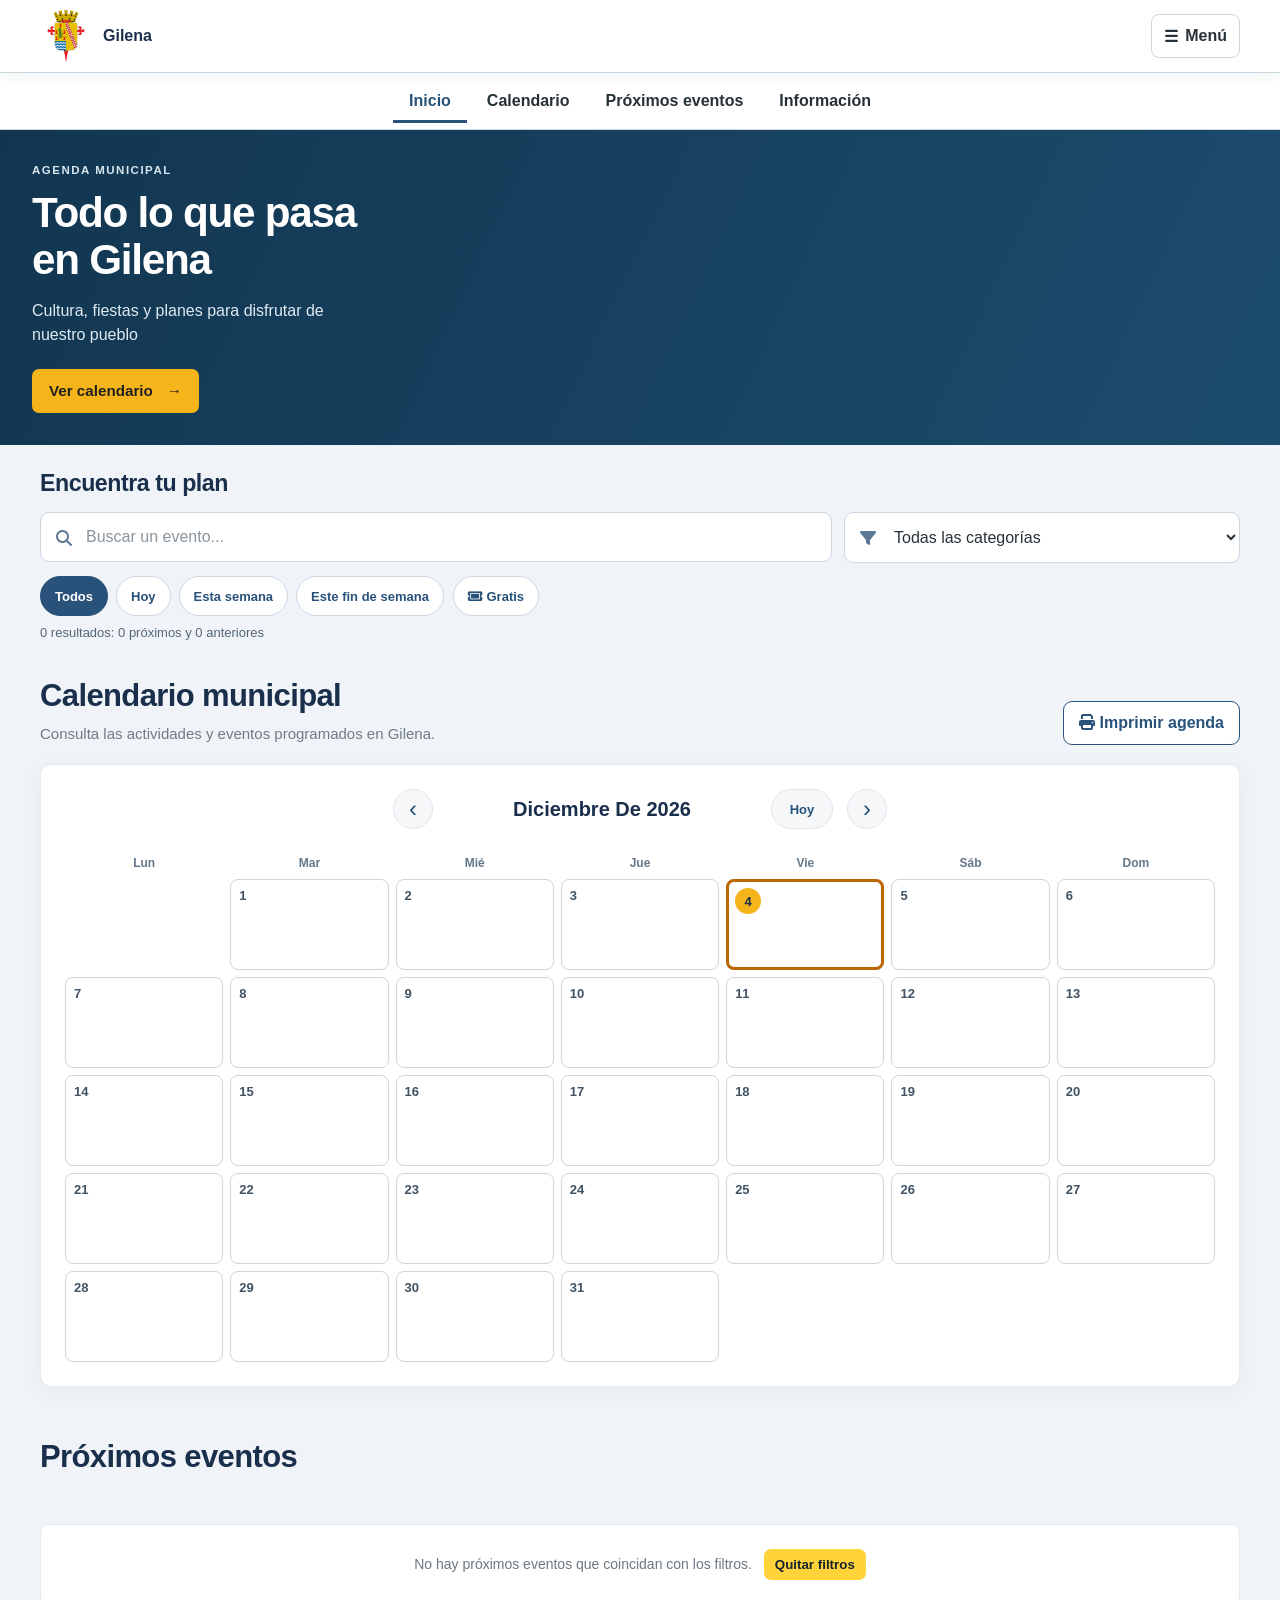
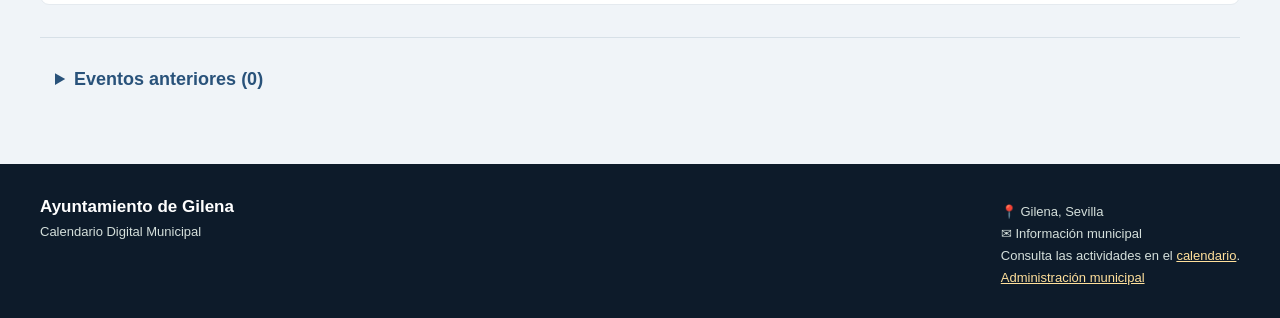
<file: index.html>
<!doctype html>
<html lang="es">
  <head>
    <meta charset="UTF-8" />
    <meta name="viewport" content="width=device-width, initial-scale=1.0" />
    <script src="JS/ajustes.js"></script>

    <title>Ayuntamiento de Gilena | Calendario Municipal</title>

    <link rel="stylesheet" href="CSS/estilos.css" />
    <link rel="stylesheet" href="CSS/ajustes.css" />
    <link rel="stylesheet" href="CSS/imagenes-evento.css" />
    <link rel="stylesheet" href="CSS/agenda-personal.css" />
    <link rel="stylesheet" href="CSS/tarjetas-evento.css" />

    <!-- Iconos -->
    <link
      rel="stylesheet"
      href="https://cdnjs.cloudflare.com/ajax/libs/font-awesome/6.5.1/css/all.min.css"
    />
    <link rel="stylesheet" href="CSS/cabecera.css" />
    <link rel="stylesheet" href="CSS/destacados-inicio.css" />
    <link rel="stylesheet" href="CSS/inicio.css" />
  </head>

  <body class="pagina-inicio">
    <!-- ENCABEZADO -->
    <header id="cabeceraPublica"></header>

    <!-- PORTADA Y BUSCADOR -->
    <main id="inicio" tabindex="-1">
      <section class="destacados-inicio" id="destacados" aria-labelledby="tituloPortadaInicio">
        <div class="portada-texto">
          <p class="portada-etiqueta">Agenda municipal</p>
          <h1 id="tituloPortadaInicio">Todo lo que pasa en Gilena</h1>
          <p class="portada-descripcion">Cultura, fiestas y planes para disfrutar de nuestro pueblo</p>
          <a class="portada-calendario" href="#calendario">Ver calendario <span aria-hidden="true">→</span></a>
        </div>
        <section class="evento-destacado-carrusel" id="eventoDestacadoCarrusel" aria-label="Eventos destacados">
          <div class="destacados-viewport" id="destacadosViewport" aria-live="off"></div>
          <button type="button" class="destacado-flecha destacado-anterior" id="destacadoAnterior" aria-label="Evento anterior" hidden><svg viewBox="0 0 24 24" width="20" height="20" fill="none" stroke="currentColor" stroke-width="2" aria-hidden="true" focusable="false"><path d="m15 5-7 7 7 7" /></svg></button>
          <button type="button" class="destacado-flecha destacado-siguiente" id="destacadoSiguiente" aria-label="Evento siguiente" hidden><svg viewBox="0 0 24 24" width="20" height="20" fill="none" stroke="currentColor" stroke-width="2" aria-hidden="true" focusable="false"><path d="m9 5 7 7-7 7" /></svg></button>
        </section>
      </section>
      <div class="contenido-index">
      <section class="buscador-seccion" aria-labelledby="tituloBuscador">
        <h2 id="tituloBuscador">Encuentra tu plan</h2>
      <div class="busqueda">
        <div class="campo-busqueda">
          <i class="fa-solid fa-magnifying-glass"></i>

          <!-- Cambiamos oninput a la nueva función -->
          <label class="sr-only" for="buscador">Buscar por título, descripción o lugar</label>
          <input
            type="search"
            id="buscador"
            placeholder="Buscar un evento..."
            oninput="buscarEventoDesplegable()"
          />

          <!-- NUEVO: Contenedor oculto para el mini apartado -->
          <div
            id="resultadosBusqueda"
            class="resultados-desplegable"
            style="display: none"
          >
            <!-- El JavaScript meterá los resultados aquí -->
          </div>
        </div>

        <div class="campo-filtro">
          <i class="fa-solid fa-filter"></i>

          <label class="sr-only" for="filtroCategoria">Categoría del evento</label>
          <select id="filtroCategoria">
            <option value="todos">Todas las categorías</option>
            <option value="cultura">Cultura</option><option value="deportes">Deportivo</option><option value="fiestas">Fiesta</option>
            <option value="arte">Arte</option><option value="concierto">Concierto</option><option value="cine">Cine</option>
            <option value="educacion">Educación</option><option value="ayuntamiento">Ayuntamiento</option><option value="familiar">Familiar</option>
            <option value="mercado">Mercado</option><option value="naturaleza">Naturaleza</option><option value="gastronomia">Gastronomía</option>
            <option value="juventud">Juventud</option><option value="otros">Otros</option>
          </select>
        </div>
      </div>

      <div class="filtros-agenda" aria-label="Filtros rápidos de eventos">
        <div class="filtros-fecha" role="group" aria-label="Periodo">
          <button type="button" class="filtro-agenda activo" data-filtro-fecha="todos" aria-pressed="true">Todos</button>
          <button type="button" class="filtro-agenda" data-filtro-fecha="hoy" aria-pressed="false">Hoy</button>
          <button type="button" class="filtro-agenda" data-filtro-fecha="semana" aria-pressed="false">Esta semana</button>
          <button type="button" class="filtro-agenda" data-filtro-fecha="fin-semana" aria-pressed="false">Este fin de semana</button>
        </div>
        <button type="button" class="filtro-agenda filtro-gratis" id="filtroGratis" aria-pressed="false"><i class="fa-solid fa-ticket" aria-hidden="true"></i> Gratis</button>
        <button type="button" class="limpiar-filtros" id="limpiarFiltros" hidden>Limpiar filtros</button>
        <p class="resumen-filtros" id="resumenFiltros" role="status" aria-live="polite"></p>
        <div class="filtros-activos" id="filtrosActivos" aria-label="Filtros activos"></div>
      </div>

      </section>

      <!-- CALENDARIO -->
      <section id="calendario" class="seccion" tabindex="-1">
        <div class="titulo-seccion">
          <div>
            <h2>Calendario municipal</h2>
            <p class="subtitulo-seccion">Consulta las actividades y eventos programados en Gilena.</p>
          </div>
          <button type="button" class="boton-imprimir-agenda" id="abrirAgendaImprimible"><i class="fa-solid fa-print" aria-hidden="true"></i> Imprimir agenda</button>
        </div>

        <div class="calendario-contenedor">
          <div class="calendario-cabecera">
            <button type="button" onclick="mesAnterior()" aria-label="Mes anterior">
              <span aria-hidden="true">‹</span>
            </button>

            <h3 id="mesActual"></h3>

            <button type="button" class="calendario-hoy" onclick="irAHoy()">Hoy</button>

            <button type="button" onclick="mesSiguiente()" aria-label="Mes siguiente">
              <span aria-hidden="true">›</span>
            </button>
          </div>

          <div class="dias-semana">
            <div>Lun</div>
            <div>Mar</div>
            <div>Mié</div>
            <div>Jue</div>
            <div>Vie</div>
            <div>Sáb</div>
            <div>Dom</div>
          </div>

          <div id="calendarioDias" class="calendario-dias">
            <!-- JavaScript genera los días -->
          </div>
        </div>
      </section>

      <!-- EVENTOS -->
      <section id="eventos" class="seccion" tabindex="-1">
        <div class="titulo-seccion">
          <div>
            <h2 id="tituloProximosEventos" tabindex="-1">Próximos eventos</h2>
            <p id="periodoDiaSeleccionado" class="subtitulo-seccion" hidden></p>
          </div>
          <button type="button" class="limpiar-filtros" id="verPeriodoCompleto" hidden>Ver período completo</button>
        </div>

        <div id="listaEventos" class="lista-eventos">
          <!-- JavaScript genera los eventos -->
        </div>

        <p id="sinResultados" class="sin-resultados">
          No se han encontrado eventos.
        </p>

        <details class="eventos-anteriores" id="eventosAnteriores">
          <summary>Eventos anteriores <span id="contadorAnteriores"></span></summary>
          <div id="listaEventosAnteriores" class="lista-eventos"></div>
          <p id="sinResultadosAnteriores" class="sin-resultados">No hay eventos anteriores que coincidan con los filtros.</p>
        </details>
      </section>

      <section id="fiestasDestacadas" class="fiestas-destacadas seccion" aria-labelledby="tituloFiestas" hidden>
        <div class="titulo-seccion"><h2 id="tituloFiestas">Fiestas destacadas de Gilena</h2></div>
        <div id="listaFiestasDestacadas" class="fiestas-grid"></div>
      </section>

      </div>
    </main>

    <div class="panel-dia-fondo" id="panelDiaFondo" hidden>
      <section class="panel-dia" role="dialog" aria-modal="true" aria-labelledby="panelDiaTitulo" tabindex="-1">
        <div class="panel-dia-cabecera">
          <div><span>AGENDA DEL DÍA</span><h2 id="panelDiaTitulo"></h2></div>
          <button type="button" id="cerrarPanelDia" aria-label="Cerrar eventos del día"><i class="fa-solid fa-xmark" aria-hidden="true"></i></button>
        </div>
        <div id="panelDiaLista" class="panel-dia-lista"></div>
      </section>
    </div>

    <div class="agenda-impresion-fondo" id="agendaImpresionFondo" hidden>
      <section class="agenda-impresion-dialogo" role="dialog" aria-modal="true" aria-labelledby="agendaImpresionTitulo">
        <div class="agenda-impresion-controles">
          <div><span>VISTA PREVIA</span><h2 id="agendaImpresionTitulo">Imprimir agenda</h2></div>
          <button type="button" id="cerrarAgendaImprimible" aria-label="Cerrar vista previa">×</button>
        </div>
        <div class="agenda-selector-periodo">
          <label for="agendaTipoPeriodo">Período<select id="agendaTipoPeriodo"><option value="semana">Semana</option><option value="mes">Mes</option></select></label>
          <label for="agendaFechaPeriodo">Fecha de referencia<input type="date" id="agendaFechaPeriodo" /></label>
          <button type="button" class="boton-principal" id="imprimirAgenda"><i class="fa-solid fa-print" aria-hidden="true"></i> Imprimir o guardar PDF</button>
        </div>
        <div id="agendaImprimible" class="agenda-imprimible"></div>
      </section>
    </div>

    <!-- FOOTER -->
    <footer id="informacion" tabindex="-1"></footer>

    <script src="JS/perfiles.js"></script>
    <script src="JS/contenido-web.js"></script>
    <script src="JS/cabecera-publica.js"></script>
    <script src="JS/estado-eventos.js"></script>
    <script src="JS/formato-fechas.js"></script>
    <script src="JS/biblioteca-imagenes.js"></script>
    <script src="JS/imagenes-evento.js"></script>
    <script src="JS/colores-eventos.js"></script>
    <script src="JS/favoritos-municipales.js"></script>
    <script src="JS/tarjetas-evento.js"></script>
    <script src="JS/script.js"></script>
    <script src="JS/destacados-config.js"></script>
    <script src="JS/destacados-inicio.js"></script>
    <script src="JS/inicio.js"></script>
  </body>
</html>
</file>
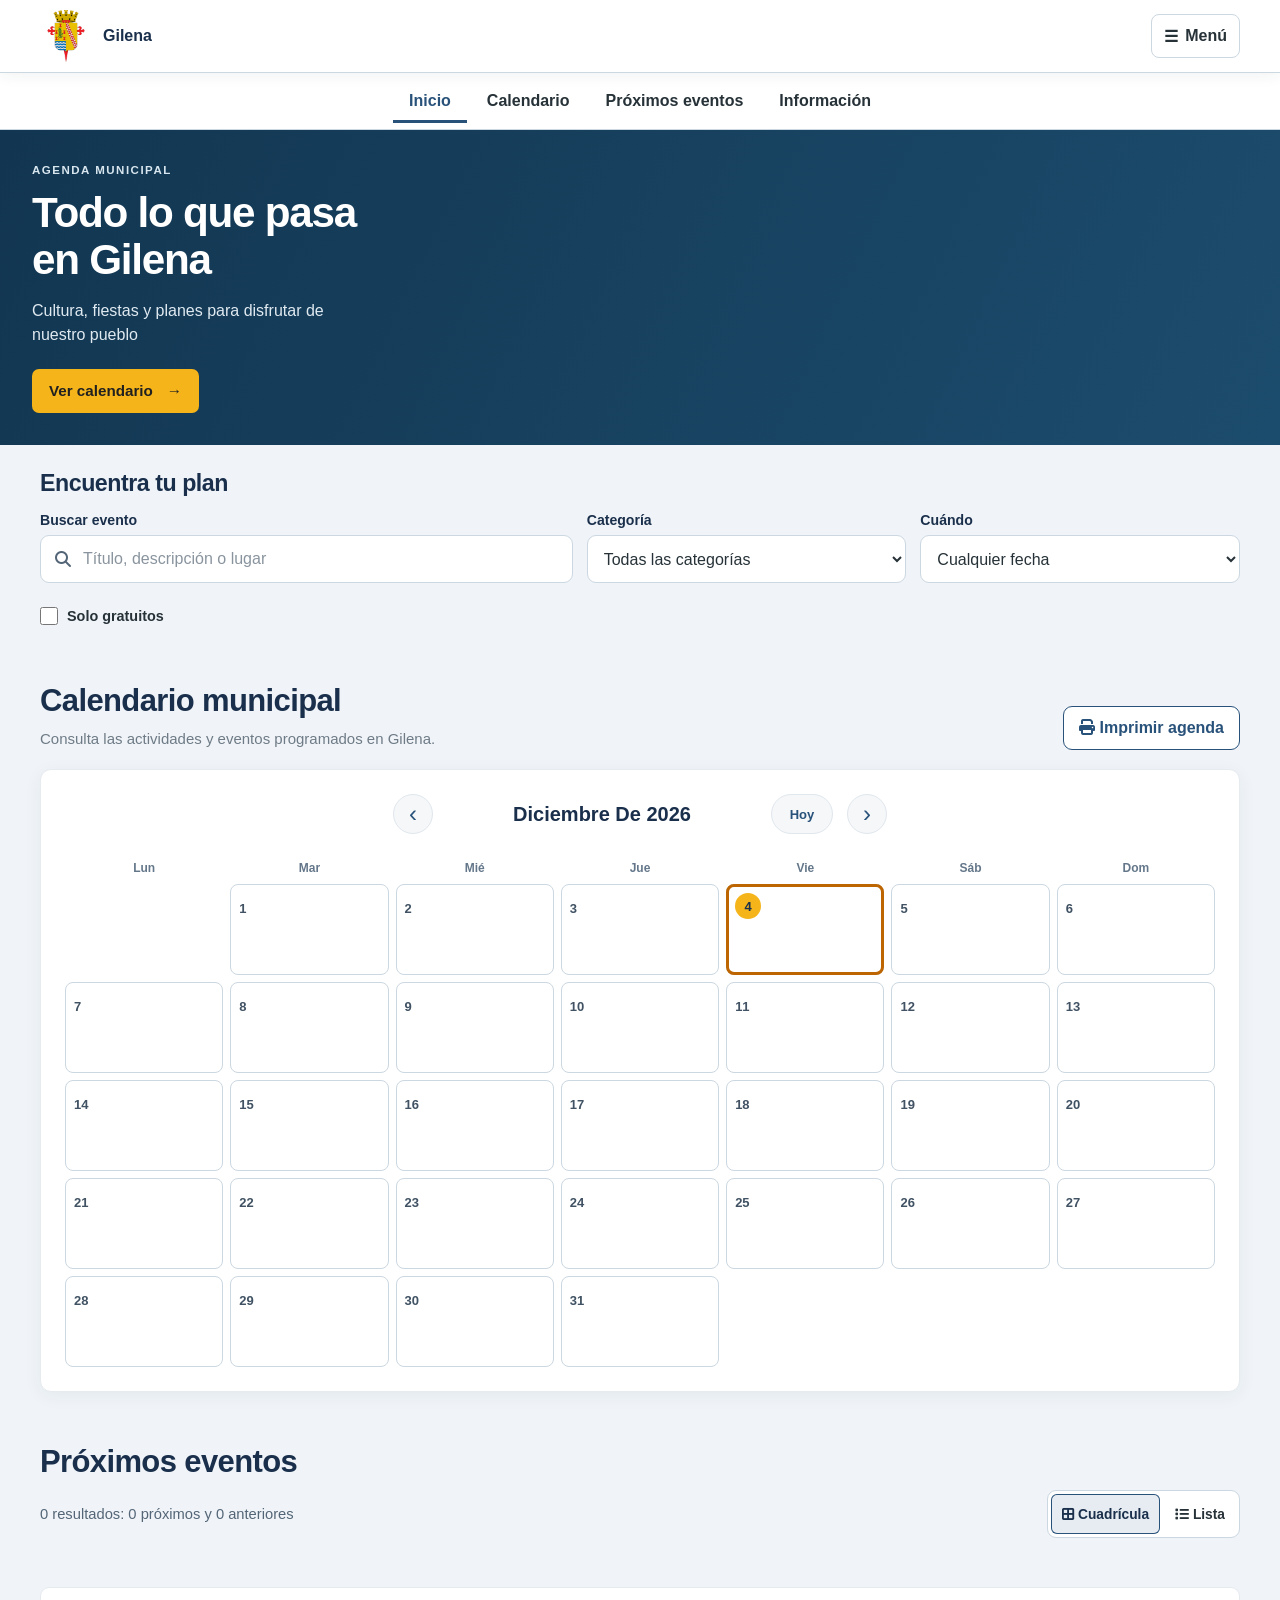
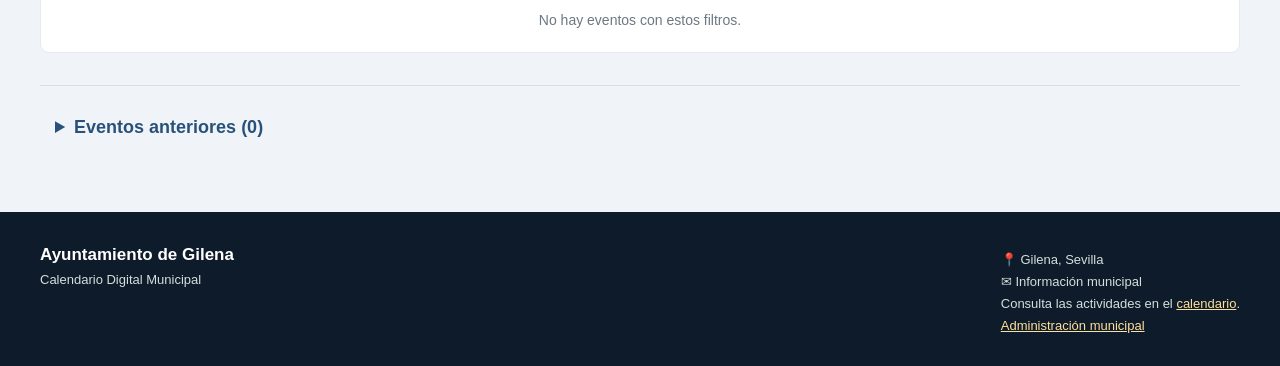
<file: Calendario-Gilena/index.html>
<!doctype html>
<html lang="es">
  <head>
    <meta charset="UTF-8" />
    <meta name="viewport" content="width=device-width, initial-scale=1.0" />
    <script src="JS/comun/ajustes.js"></script>

    <title>Ayuntamiento de Gilena | Calendario Municipal</title>

    <link rel="stylesheet" href="CSS/estilos.css" />
    <link rel="stylesheet" href="CSS/ajustes.css" />
    <link rel="stylesheet" href="CSS/imagenes-evento.css" />
    <link rel="stylesheet" href="CSS/agenda-personal.css" />
    <link rel="stylesheet" href="CSS/tarjetas-evento.css" />

    <!-- Iconos -->
    <link
      rel="stylesheet"
      href="https://cdnjs.cloudflare.com/ajax/libs/font-awesome/6.5.1/css/all.min.css"
    />
    <link rel="stylesheet" href="CSS/cabecera.css" />
    <link rel="stylesheet" href="CSS/destacados-inicio.css" />
    <link rel="stylesheet" href="CSS/inicio.css" />
  </head>

  <body class="pagina-inicio">
    <!-- ENCABEZADO -->
    <header id="cabeceraPublica"></header>

    <!-- PORTADA Y BUSCADOR -->
    <main id="inicio" tabindex="-1">
      <section class="destacados-inicio" id="destacados" aria-labelledby="tituloPortadaInicio">
        <div class="portada-texto">
          <p class="portada-etiqueta">Agenda municipal</p>
          <h1 id="tituloPortadaInicio">Todo lo que pasa en Gilena</h1>
          <p class="portada-descripcion">Cultura, fiestas y planes para disfrutar de nuestro pueblo</p>
          <a class="portada-calendario" href="#calendario">Ver calendario <span aria-hidden="true">→</span></a>
        </div>
        <section class="evento-destacado-carrusel" id="eventoDestacadoCarrusel" aria-label="Eventos destacados">
          <div class="destacados-viewport" id="destacadosViewport" aria-live="off"></div>
          <button type="button" class="destacado-flecha destacado-anterior" id="destacadoAnterior" aria-label="Evento anterior" hidden><svg viewBox="0 0 24 24" width="20" height="20" fill="none" stroke="currentColor" stroke-width="2" aria-hidden="true" focusable="false"><path d="m15 5-7 7 7 7" /></svg></button>
          <button type="button" class="destacado-flecha destacado-siguiente" id="destacadoSiguiente" aria-label="Evento siguiente" hidden><svg viewBox="0 0 24 24" width="20" height="20" fill="none" stroke="currentColor" stroke-width="2" aria-hidden="true" focusable="false"><path d="m9 5 7 7-7 7" /></svg></button>
        </section>
      </section>
      <div class="contenido-index">
      <section class="buscador-seccion" aria-labelledby="tituloBuscador">
        <h2 id="tituloBuscador">Encuentra tu plan</h2>
        <div class="busqueda">
          <div class="campo-busqueda campo-plan">
            <label for="buscador">Buscar evento</label>
            <div class="campo-plan-control campo-plan-busqueda">
              <i class="fa-solid fa-magnifying-glass" aria-hidden="true"></i>
              <input type="search" id="buscador" placeholder="Título, descripción o lugar" autocomplete="off" aria-controls="resultadosBusqueda" aria-expanded="false" />
              <button type="button" id="borrarBusqueda" aria-label="Borrar búsqueda" hidden><i class="fa-solid fa-xmark" aria-hidden="true"></i></button>
            </div>
            <div id="resultadosBusqueda" class="resultados-desplegable" style="display: none"></div>
          </div>
          <button type="button" id="abrirFiltrosMovil" class="abrir-filtros-movil" aria-controls="panelFiltrosMovil" aria-expanded="false">Filtros <span id="contadorFiltrosMovil" hidden>0</span></button>
          <div class="filtros-panel" id="panelFiltrosMovil">
            <div class="filtros-panel-contenido">
              <div class="filtros-panel-cabecera"><h3 id="tituloPanelFiltros">Filtros</h3><button type="button" id="cerrarFiltrosMovil" aria-label="Cerrar filtros"><i class="fa-solid fa-xmark" aria-hidden="true"></i></button></div>
              <div class="campo-filtro campo-plan">
                <label for="filtroCategoria">Categoría</label>
                <select id="filtroCategoria">
                  <option value="todos">Todas las categorías</option>
                  <option value="cultura">Cultura</option><option value="deportes">Deportivo</option><option value="fiestas">Fiesta</option>
                  <option value="arte">Arte</option><option value="concierto">Concierto</option><option value="cine">Cine</option>
                  <option value="educacion">Educación</option><option value="ayuntamiento">Ayuntamiento</option><option value="familiar">Familiar</option>
                  <option value="mercado">Mercado</option><option value="naturaleza">Naturaleza</option><option value="gastronomia">Gastronomía</option>
                  <option value="juventud">Juventud</option><option value="otros">Otros</option>
                </select>
              </div>
              <div class="campo-periodo campo-plan">
                <label for="filtroCuando">Cuándo</label>
                <select id="filtroCuando">
                  <option value="todos">Cualquier fecha</option>
                  <option value="hoy">Hoy</option>
                  <option value="manana">Mañana</option>
                  <option value="semana">Esta semana</option>
                  <option value="fin-semana">Este fin de semana</option>
                  <option value="personalizado">Elegir fechas…</option>
                </select>
                <span id="periodoPersonalizadoTexto" class="periodo-personalizado-texto" hidden></span>
                <button type="button" id="editarFechas" class="editar-fechas" hidden>Editar fechas</button>
              </div>
              <label class="filtro-gratis-control"><input type="checkbox" id="filtroGratis" /> Solo gratuitos</label>
              <div class="filtros-panel-acciones"><button type="button" id="cancelarFiltrosMovil">Cancelar</button><button type="button" id="aplicarFiltrosMovil">Ver resultados</button></div>
            </div>
          </div>
        </div>
      <div class="filtros-agenda" aria-label="Resumen de filtros de eventos">
        <button type="button" class="limpiar-filtros" id="limpiarFiltros" hidden>Limpiar filtros</button>
        <div class="filtros-activos" id="filtrosActivos" aria-label="Filtros activos"></div>
      </div>

      <dialog id="dialogoFechas" class="dialogo-fechas" aria-labelledby="tituloDialogoFechas">
        <div class="dialogo-fechas-cabecera"><h3 id="tituloDialogoFechas">Elegir fechas</h3><button type="button" id="cerrarDialogoFechas" aria-label="Cerrar selector de fechas"><i class="fa-solid fa-xmark" aria-hidden="true"></i></button></div>
        <p>Marca el primer día y, si quieres un intervalo, marca el último.</p>
        <div class="dialogo-fechas-mes">
          <button type="button" id="mesAnteriorFiltro" aria-label="Mes anterior"><i class="fa-solid fa-chevron-left" aria-hidden="true"></i></button>
          <h4 id="mesVisibleFiltro" aria-live="polite"></h4>
          <button type="button" id="mesSiguienteFiltro" aria-label="Mes siguiente"><i class="fa-solid fa-chevron-right" aria-hidden="true"></i></button>
        </div>
        <div class="dialogo-fechas-semana" aria-hidden="true"><span>Lun</span><span>Mar</span><span>Mié</span><span>Jue</span><span>Vie</span><span>Sáb</span><span>Dom</span></div>
        <div id="calendarioFiltroFechas" class="dialogo-fechas-dias" role="group" aria-label="Días del mes"></div>
        <p id="resumenRangoFechas" class="dialogo-fechas-resumen" role="status" aria-live="polite"></p>
        <div class="dialogo-fechas-acciones"><button type="button" id="cancelarDialogoFechas">Cancelar</button><button type="button" id="aplicarDialogoFechas">Aplicar</button></div>
      </dialog>

      </section>

      <!-- CALENDARIO -->
      <section id="calendario" class="seccion" tabindex="-1">
        <div class="titulo-seccion">
          <div>
            <h2>Calendario municipal</h2>
            <p class="subtitulo-seccion">Consulta las actividades y eventos programados en Gilena.</p>
          </div>
          <button type="button" class="boton-imprimir-agenda" id="abrirAgendaImprimible"><i class="fa-solid fa-print" aria-hidden="true"></i> Imprimir agenda</button>
        </div>

        <div class="calendario-contenedor">
          <div class="calendario-cabecera">
            <button type="button" onclick="mesAnterior()" aria-label="Mes anterior">
              <span aria-hidden="true">‹</span>
            </button>

            <h3 id="mesActual"></h3>

            <button type="button" class="calendario-hoy" onclick="irAHoy()">Hoy</button>

            <button type="button" onclick="mesSiguiente()" aria-label="Mes siguiente">
              <span aria-hidden="true">›</span>
            </button>
          </div>

          <div class="dias-semana">
            <div>Lun</div>
            <div>Mar</div>
            <div>Mié</div>
            <div>Jue</div>
            <div>Vie</div>
            <div>Sáb</div>
            <div>Dom</div>
          </div>

          <div id="calendarioDias" class="calendario-dias">
            <!-- JavaScript genera los días -->
          </div>
        </div>
      </section>

      <!-- EVENTOS -->
      <section id="eventos" class="seccion" tabindex="-1">
        <div class="titulo-seccion">
          <div>
            <h2 id="tituloProximosEventos" tabindex="-1">Próximos eventos</h2>
            <p id="periodoDiaSeleccionado" class="subtitulo-seccion" hidden></p>
          </div>
          <button type="button" class="limpiar-filtros" id="verPeriodoCompleto" hidden>Ver período completo</button>
        </div>
        <div class="resultados-vista-barra">
          <p class="resumen-filtros" id="resumenFiltros" role="status" aria-live="polite"></p>
          <div class="selector-vista" role="group" aria-label="Vista de eventos">
            <button type="button" data-vista-eventos="cuadricula" aria-pressed="true"><i class="fa-solid fa-border-all" aria-hidden="true"></i> Cuadrícula</button>
            <button type="button" data-vista-eventos="lista" aria-pressed="false"><i class="fa-solid fa-list" aria-hidden="true"></i> Lista</button>
          </div>
        </div>

        <div id="listaEventos" class="lista-eventos">
          <!-- JavaScript genera los eventos -->
        </div>

        <p id="sinResultados" class="sin-resultados">
          No hay eventos con estos filtros.
        </p>

        <details class="eventos-anteriores" id="eventosAnteriores">
          <summary>Eventos anteriores <span id="contadorAnteriores"></span></summary>
          <div id="listaEventosAnteriores" class="lista-eventos"></div>
          <p id="sinResultadosAnteriores" class="sin-resultados">No hay eventos anteriores que coincidan con los filtros.</p>
        </details>
      </section>

      <section id="fiestasDestacadas" class="fiestas-destacadas seccion" aria-labelledby="tituloFiestas" hidden>
        <div class="titulo-seccion"><h2 id="tituloFiestas">Fiestas destacadas de Gilena</h2></div>
        <div id="listaFiestasDestacadas" class="fiestas-grid"></div>
      </section>

      </div>
    </main>

    <div class="panel-dia-fondo" id="panelDiaFondo" hidden>
      <section class="panel-dia" role="dialog" aria-modal="true" aria-labelledby="panelDiaTitulo" tabindex="-1">
        <div class="panel-dia-cabecera">
          <div><span>AGENDA DEL DÍA</span><h2 id="panelDiaTitulo"></h2></div>
          <button type="button" id="cerrarPanelDia" aria-label="Cerrar eventos del día"><i class="fa-solid fa-xmark" aria-hidden="true"></i></button>
        </div>
        <div id="panelDiaLista" class="panel-dia-lista"></div>
      </section>
    </div>

    <div class="agenda-impresion-fondo" id="agendaImpresionFondo" hidden>
      <section class="agenda-impresion-dialogo" role="dialog" aria-modal="true" aria-labelledby="agendaImpresionTitulo">
        <div class="agenda-impresion-controles">
          <div><span>VISTA PREVIA</span><h2 id="agendaImpresionTitulo">Imprimir agenda</h2></div>
          <button type="button" id="cerrarAgendaImprimible" aria-label="Cerrar vista previa">×</button>
        </div>
        <div class="agenda-selector-periodo">
          <label for="agendaTipoPeriodo">Período<select id="agendaTipoPeriodo"><option value="semana">Semana</option><option value="mes">Mes</option></select></label>
          <label for="agendaFechaPeriodo">Fecha de referencia<input type="date" id="agendaFechaPeriodo" /></label>
          <button type="button" class="boton-principal" id="imprimirAgenda"><i class="fa-solid fa-print" aria-hidden="true"></i> Imprimir o guardar PDF</button>
        </div>
        <div id="agendaImprimible" class="agenda-imprimible"></div>
      </section>
    </div>

    <!-- FOOTER -->
    <footer id="informacion" tabindex="-1"></footer>

    <script src="JS/cuentas/perfiles.js"></script>
    <script src="JS/comun/contenido-web.js"></script>
    <script src="JS/comun/cabecera-publica.js"></script>
    <script src="JS/eventos/estado-eventos.js"></script>
    <script src="JS/comun/formato-fechas.js"></script>
    <script src="JS/comun/biblioteca-imagenes.js"></script>
    <script src="JS/eventos/imagenes-evento.js"></script>
    <script src="JS/eventos/colores-eventos.js"></script>
    <script src="JS/cuentas/favoritos-municipales.js"></script>
    <script src="JS/eventos/tarjetas-evento.js"></script>
    <script src="JS/paginas/script.js"></script>
    <script src="JS/eventos/destacados-config.js"></script>
    <script src="JS/eventos/destacados-inicio.js"></script>
    <script src="JS/paginas/inicio.js"></script>
  </body>
</html>
</file>
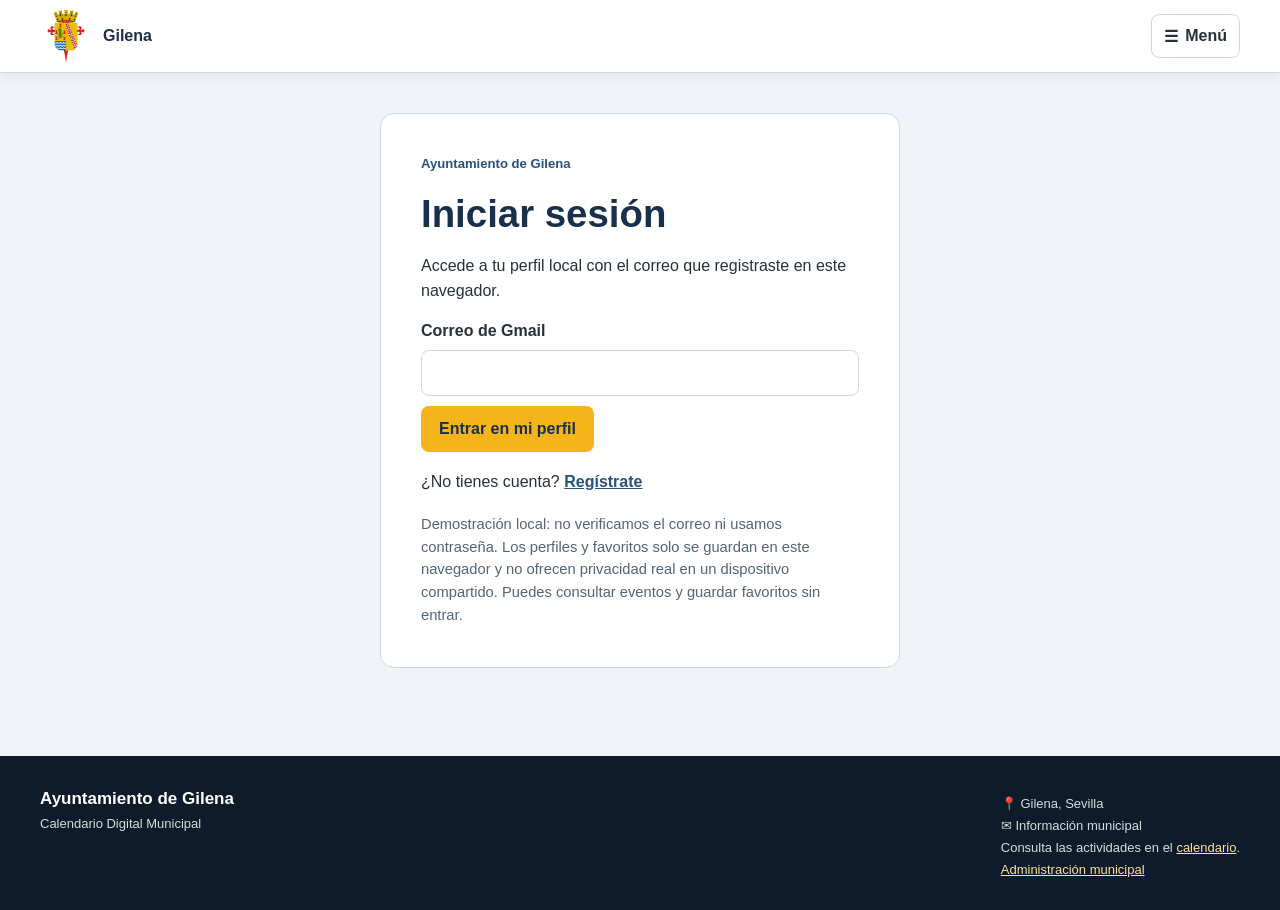
<file: acceso.html>
<!doctype html>
<html lang="es">
<head>
  <meta charset="UTF-8"><meta name="viewport" content="width=device-width, initial-scale=1.0">
  <script src="JS/ajustes.js"></script>
  <title>Iniciar sesión | Ayuntamiento de Gilena</title>
  <link rel="stylesheet" href="CSS/estilos.css"><link rel="stylesheet" href="CSS/ajustes.css"><link rel="stylesheet" href="CSS/cabecera.css"><link rel="stylesheet" href="CSS/cuentas-google.css">
  <link rel="stylesheet" href="https://cdnjs.cloudflare.com/ajax/libs/font-awesome/6.5.1/css/all.min.css">
</head>
<body class="pagina-cuenta"><header id="cabeceraPublica"></header>
  <main class="cuenta-main"><section class="cuenta-panel" aria-labelledby="tituloCuenta">
    <p class="cuenta-eyebrow">Ayuntamiento de Gilena</p><h1 id="tituloCuenta">Iniciar sesión</h1>
    <p>Accede a tu perfil local con el correo que registraste en este navegador.</p>
    <form id="formularioCuenta" class="cuenta-formulario"><label for="correoCuenta">Correo de Gmail</label><input id="correoCuenta" name="correo" type="email" autocomplete="email" required maxlength="254"><button type="submit">Entrar en mi perfil</button></form>
    <p id="mensajeCuenta" role="status" aria-live="polite"></p>
    <p class="cuenta-enlace">¿No tienes cuenta? <a href="registro.html">Regístrate</a></p>
    <p class="cuenta-nota">Demostración local: no verificamos el correo ni usamos contraseña. Los perfiles y favoritos solo se guardan en este navegador y no ofrecen privacidad real en un dispositivo compartido. Puedes consultar eventos y guardar favoritos sin entrar.</p>
  </section></main><footer id="informacion"></footer>
  <script src="JS/perfiles.js"></script><script src="JS/estado-eventos.js"></script><script src="JS/favoritos-municipales.js"></script><script src="JS/contenido-web.js"></script>
    <script src="JS/cabecera-publica.js"></script><script src="JS/cuentas-locales.js"></script>
</body></html>
</file>
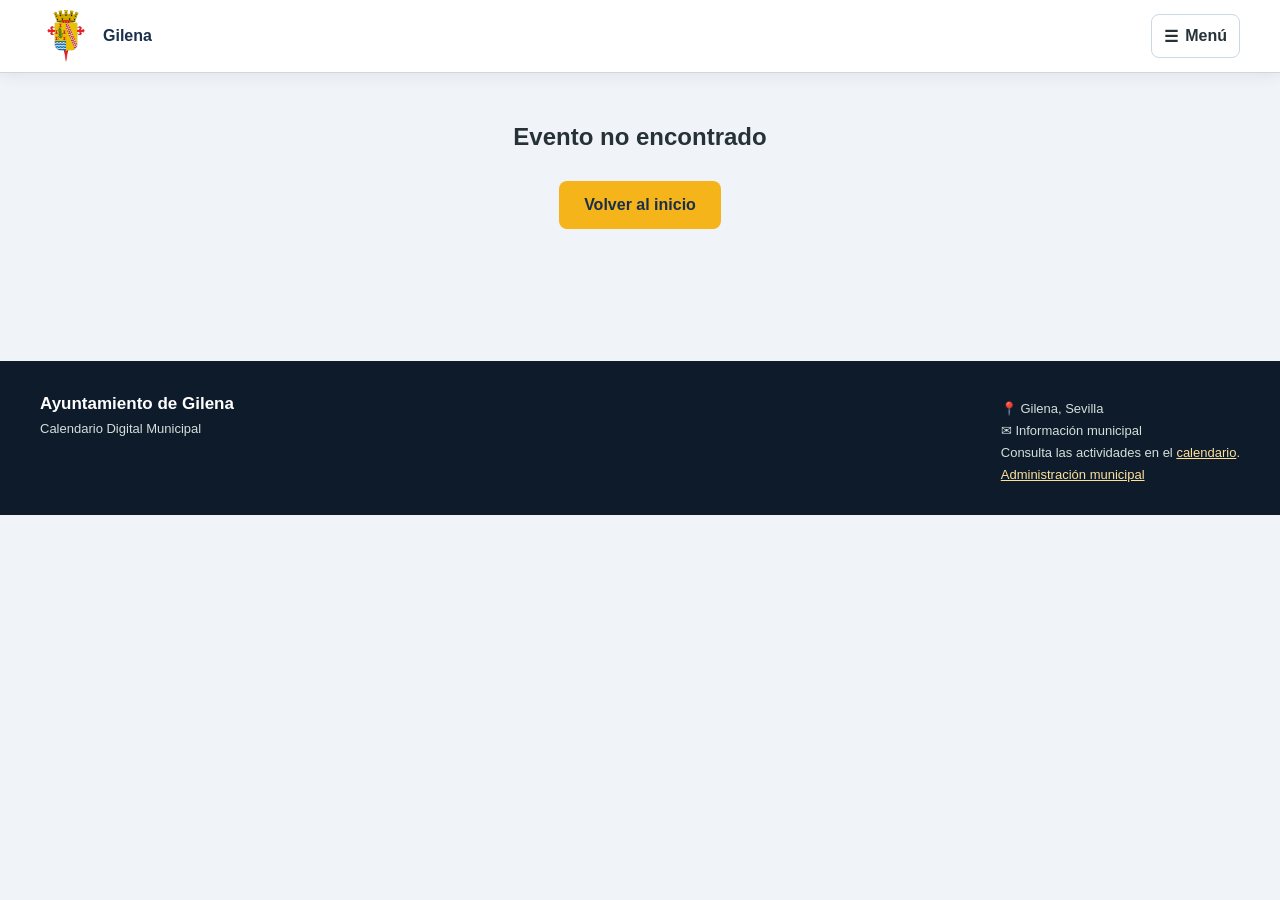
<file: evento.html>
<!doctype html>
<html lang="es">
  <head>
    <meta charset="UTF-8" />
    <meta name="viewport" content="width=device-width, initial-scale=1.0" />
    <script src="JS/ajustes.js"></script>
    <title>Detalles del Evento | Gilena</title>
    <link rel="stylesheet" href="CSS/estilos.css" />
    <link rel="stylesheet" href="CSS/ajustes.css" />
    <link rel="stylesheet" href="CSS/evento.css" />
    <link rel="stylesheet" href="CSS/imagenes-evento.css" />
    <link rel="stylesheet" href="CSS/tarjetas-evento.css" />
    <link rel="stylesheet" href="https://cdnjs.cloudflare.com/ajax/libs/font-awesome/6.5.1/css/all.min.css" />
    <link rel="stylesheet" href="CSS/cabecera.css" />
  </head>
  <body class="pagina-evento">
    <header id="cabeceraPublica"></header>
    <main id="detalleEventoContenedor"></main>
    <footer id="informacion"></footer>
    <script src="JS/perfiles.js"></script>
    <script src="JS/contenido-web.js"></script>
    <script src="JS/cabecera-publica.js"></script>
    <script src="JS/estado-eventos.js"></script>
    <script src="JS/formato-fechas.js"></script>
    <script src="JS/calendario-externo.js"></script>
    <script src="JS/biblioteca-imagenes.js"></script>
    <script src="JS/imagenes-evento.js"></script>
    <script src="JS/contenido-bloques.js"></script>
    <script src="JS/informacion-evento.js"></script>
    <script src="JS/favoritos-municipales.js"></script>
    <script src="JS/colores-eventos.js"></script>
    <script src="JS/tarjetas-evento.js"></script>
    <script src="JS/render-evento.js"></script>
    <script>
      let eventosDetalle = [];
      try {
        const guardados = JSON.parse(localStorage.getItem("eventos") || "[]");
        eventosDetalle = Array.isArray(guardados) ? guardados : [];
      } catch (error) { eventosDetalle = []; }
      const id = new URLSearchParams(window.location.search).get("id");
      const actual = eventosDetalle.find((item) => String(item.id) === id && esEventoPublicado(item));
      const contenedor = document.getElementById("detalleEventoContenedor");
      if (actual) {
        contenedor.innerHTML = DetalleEvento.renderizar(actual, { relacionados: eventosDetalle });
        DetalleEvento.activar(contenedor, actual);
        try {
          const origen = sessionStorage.getItem("origenDetalleGilena");
          const volver = contenedor.querySelector(".evento-volver");
          if (volver && origen === "favoritos") { volver.href = "mis-eventos.html?restaurar=1"; volver.lastChild.textContent = " Volver a Mis favoritos"; }
          else if (volver && origen === "destacados") volver.href = "index.html?restaurar=1#destacados";
          else if (volver && origen === "inicio") volver.href = "index.html?restaurar=1#calendario";
          sessionStorage.removeItem("origenDetalleGilena");
        } catch (error) {}
      } else {
        contenedor.innerHTML = '<div class="evento-no-encontrado"><h2>Evento no encontrado</h2><a href="index.html" class="boton-principal">Volver al inicio</a></div>';
      }
    </script>
  </body>
</html>
</file>
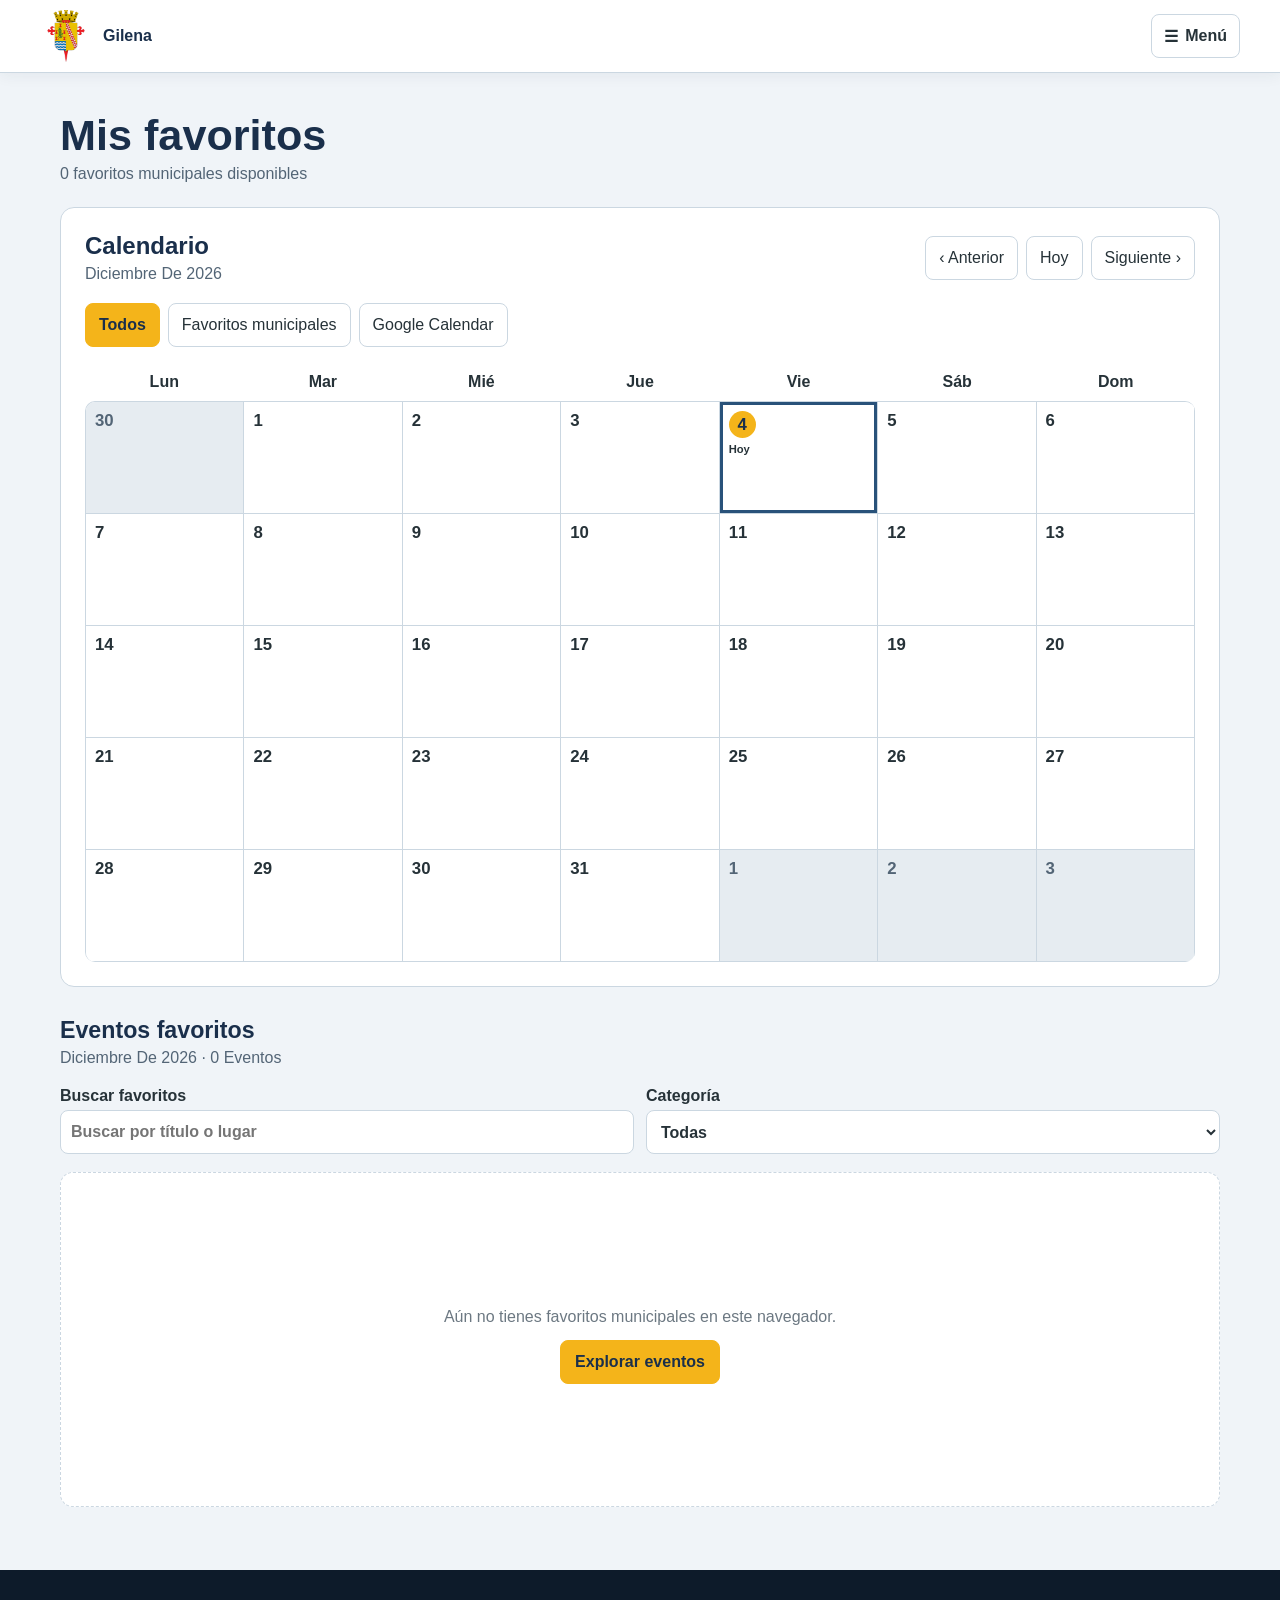
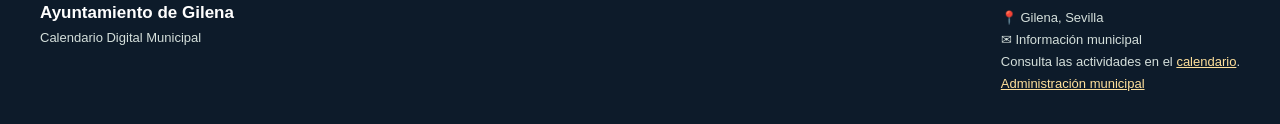
<file: mis-eventos.html>
<!doctype html>
<html lang="es">
<head>
  <meta charset="UTF-8" />
  <meta name="viewport" content="width=device-width, initial-scale=1.0" />
  <script src="JS/ajustes.js"></script>
  <title>Mis favoritos | Ayuntamiento de Gilena</title>
  <link rel="stylesheet" href="CSS/estilos.css" />
  <link rel="stylesheet" href="CSS/ajustes.css" />
  <link rel="stylesheet" href="CSS/imagenes-evento.css" />
  <link rel="stylesheet" href="CSS/cabecera.css" />
  <link rel="stylesheet" href="CSS/mis-favoritos.css" />
  <link rel="stylesheet" href="CSS/tarjetas-evento.css" />
  <link rel="stylesheet" href="https://cdnjs.cloudflare.com/ajax/libs/font-awesome/6.5.1/css/all.min.css" />
</head>
<body class="pagina-inicio pagina-mis-eventos">
  <header id="cabeceraPublica"></header>
  <main class="favoritos-main" id="mis-eventos">
    <section class="favoritos-intro" aria-labelledby="tituloMisEventos"><h1 id="tituloMisEventos">Mis favoritos</h1><p id="contadorFavoritos" aria-live="polite"></p></section>
    <section class="favoritos-calendario" aria-labelledby="tituloCalendarioFavoritos">
      <div class="favoritos-calendario-cabecera"><div><h2 id="tituloCalendarioFavoritos">Calendario</h2><p id="mesVisible" aria-live="polite"></p></div><div class="favoritos-mes-controles"><button type="button" id="mesAnterior" aria-label="Mes anterior">‹ <span>Anterior</span></button><button type="button" id="irHoy">Hoy</button><button type="button" id="mesSiguiente" aria-label="Mes siguiente"><span>Siguiente</span> ›</button></div></div>
      <div class="favoritos-filtros" role="group" aria-label="Filtrar eventos"><button type="button" data-tipo="todos" aria-pressed="true">Todos</button><button type="button" data-tipo="municipal" aria-pressed="false">Favoritos municipales</button><button type="button" data-tipo="google" aria-pressed="false">Google Calendar</button></div>
      <div class="favoritos-semana" aria-hidden="true"><span>Lun</span><span>Mar</span><span>Mié</span><span>Jue</span><span>Vie</span><span>Sáb</span><span>Dom</span></div>
      <div id="diasFavoritos" class="favoritos-dias" role="group" aria-label="Días del mes"></div>
    </section>
    <section class="favoritos-listado" aria-labelledby="tituloListadoFavoritos">
      <div class="favoritos-listado-cabecera"><div><h2 id="tituloListadoFavoritos" tabindex="-1">Eventos favoritos</h2><p id="periodoListado" aria-live="polite"></p></div><button type="button" id="verTodoMes" hidden>Ver todo el mes</button></div>
      <div class="favoritos-filtros-lista"><label>Buscar favoritos <input id="buscarFavoritos" type="search" placeholder="Buscar por título o lugar"></label><label>Categoría <select id="categoriaFavoritos"><option value="todos">Todas</option></select></label></div>
      <div id="eventosFavoritos" class="favoritos-grid"></div>
      <div id="favoritosVacios" class="favoritos-vacio" hidden><p>Aún no tienes favoritos municipales en este navegador.</p><a href="index.html#calendario">Explorar eventos</a></div>
      <p id="sinCoincidencias" hidden>No hay eventos municipales favoritos para este período.</p>
    </section>
    <dialog id="dialogoCopia" aria-labelledby="tituloCopia"><div class="copia-contenido"><h2 id="tituloCopia">Añadir a Google Calendar</h2><p id="resumenCopia"></p><label id="grupoCalendarioCopia" hidden>Calendario de destino <select id="calendarioCopia"></select></label><p id="mensajeCopia" role="status" aria-live="polite"></p><div class="copia-acciones"><button type="button" id="confirmarCopia">Continuar</button><button type="button" id="cancelarCopia">Cancelar</button></div></div></dialog>
    <dialog id="dialogoDia" aria-labelledby="tituloDia"><div class="copia-contenido"><h2 id="tituloDia">Eventos del día</h2><div id="listaDia" class="favoritos-dia-lista"></div><button type="button" id="cerrarDia">Cerrar</button></div></dialog>
  </main>
  <footer id="informacion"></footer>
  <script src="JS/google-config.js"></script>
  <script src="JS/perfiles.js"></script>
  <script src="JS/contenido-web.js"></script>
    <script src="JS/cabecera-publica.js"></script>
  <script src="JS/estado-eventos.js"></script>
  <script src="JS/formato-fechas.js"></script>
  <script src="JS/biblioteca-imagenes.js"></script>
    <script src="JS/imagenes-evento.js"></script>
  <script src="JS/colores-eventos.js"></script>
  <script src="JS/tarjetas-evento.js"></script>
  <script src="JS/favoritos-municipales.js"></script>
  <script src="JS/calendario-externo.js"></script>
  <script src="JS/google-agenda.js"></script>
  <script src="JS/google-fechas.js"></script>
  <script src="JS/mis-favoritos.js"></script>
</body>
</html>
</file>
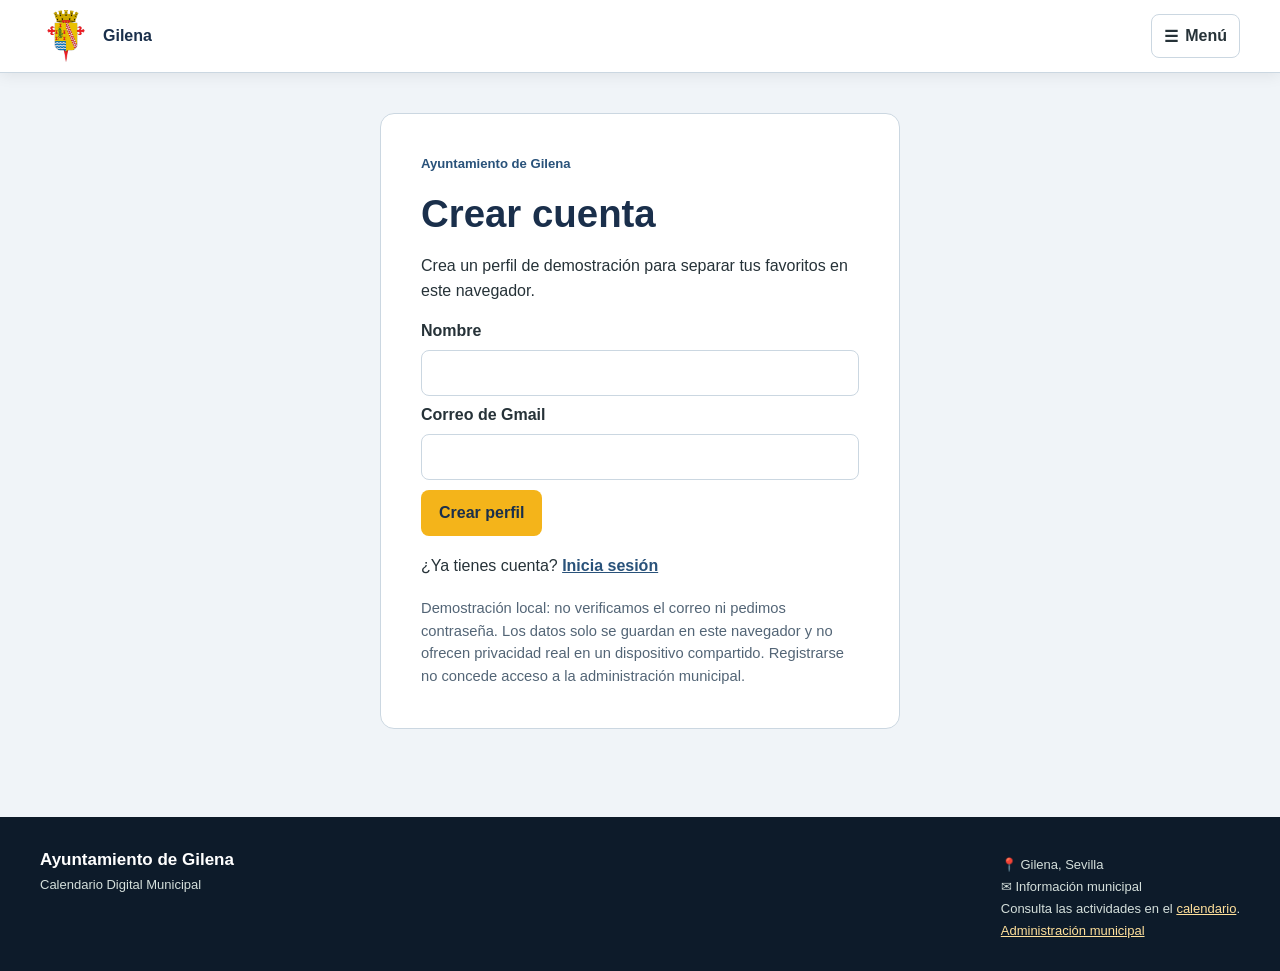
<file: registro.html>
<!doctype html>
<html lang="es">
<head>
  <meta charset="UTF-8"><meta name="viewport" content="width=device-width, initial-scale=1.0">
  <script src="JS/ajustes.js"></script>
  <title>Crear cuenta | Ayuntamiento de Gilena</title>
  <link rel="stylesheet" href="CSS/estilos.css"><link rel="stylesheet" href="CSS/ajustes.css"><link rel="stylesheet" href="CSS/cabecera.css"><link rel="stylesheet" href="CSS/cuentas-google.css">
  <link rel="stylesheet" href="https://cdnjs.cloudflare.com/ajax/libs/font-awesome/6.5.1/css/all.min.css">
</head>
<body class="pagina-cuenta"><header id="cabeceraPublica"></header>
  <main class="cuenta-main"><section class="cuenta-panel" aria-labelledby="tituloCuenta">
    <p class="cuenta-eyebrow">Ayuntamiento de Gilena</p><h1 id="tituloCuenta">Crear cuenta</h1>
    <p>Crea un perfil de demostración para separar tus favoritos en este navegador.</p>
    <form id="formularioCuenta" class="cuenta-formulario"><label for="nombreCuenta">Nombre</label><input id="nombreCuenta" name="nombre" type="text" autocomplete="name" required maxlength="100"><label for="correoCuenta">Correo de Gmail</label><input id="correoCuenta" name="correo" type="email" autocomplete="email" required maxlength="254"><button type="submit">Crear perfil</button></form>
    <p id="mensajeCuenta" role="status" aria-live="polite"></p>
    <p class="cuenta-enlace">¿Ya tienes cuenta? <a href="acceso.html">Inicia sesión</a></p>
    <p class="cuenta-nota">Demostración local: no verificamos el correo ni pedimos contraseña. Los datos solo se guardan en este navegador y no ofrecen privacidad real en un dispositivo compartido. Registrarse no concede acceso a la administración municipal.</p>
  </section></main><footer id="informacion"></footer>
  <script src="JS/perfiles.js"></script><script src="JS/estado-eventos.js"></script><script src="JS/favoritos-municipales.js"></script><script src="JS/contenido-web.js"></script>
    <script src="JS/cabecera-publica.js"></script><script src="JS/cuentas-locales.js"></script>
</body></html>
</file>
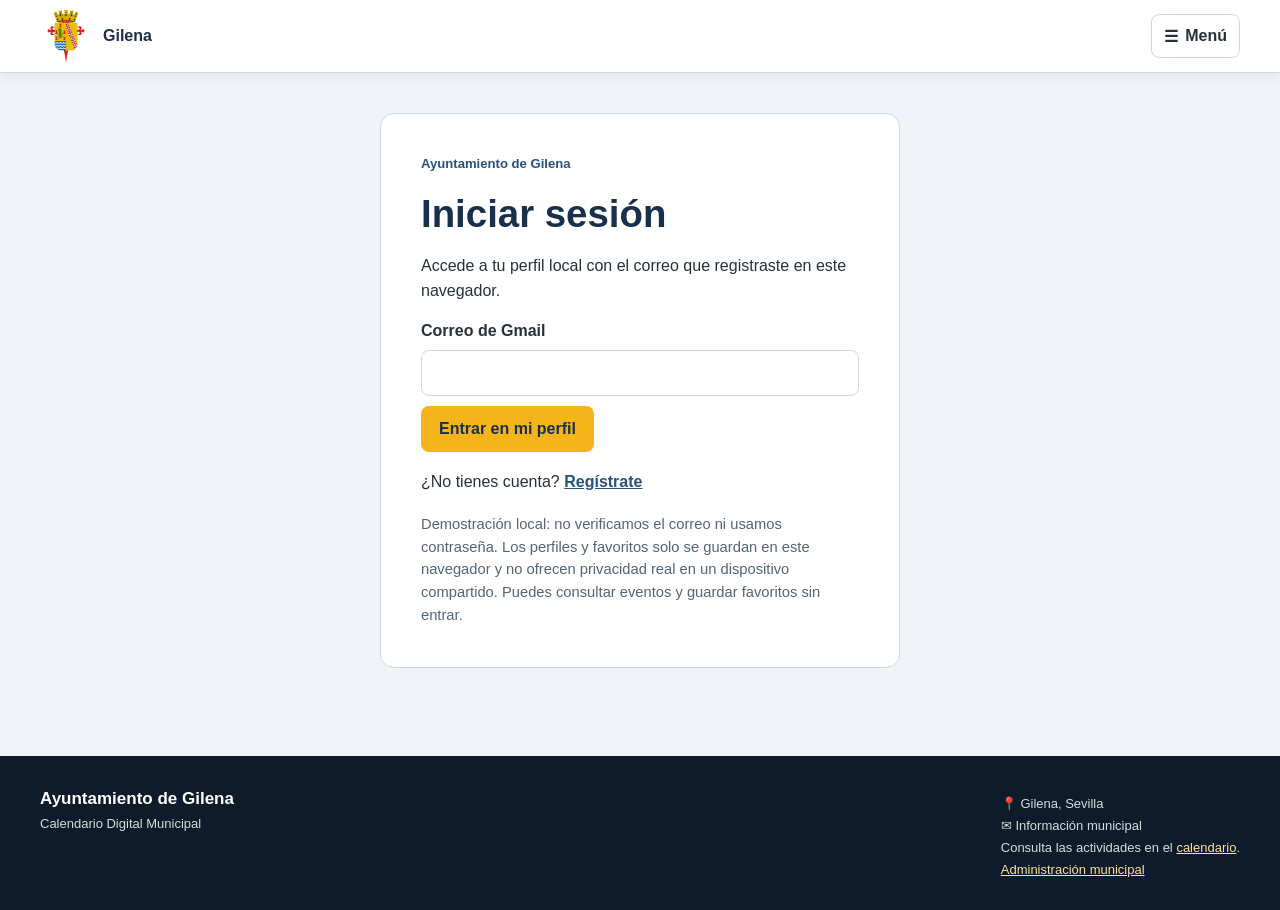
<file: Calendario-Gilena/acceso.html>
<!doctype html>
<html lang="es">
<head>
  <meta charset="UTF-8"><meta name="viewport" content="width=device-width, initial-scale=1.0">
  <script src="JS/comun/ajustes.js"></script>
  <title>Iniciar sesión | Ayuntamiento de Gilena</title>
  <link rel="stylesheet" href="CSS/estilos.css"><link rel="stylesheet" href="CSS/ajustes.css"><link rel="stylesheet" href="CSS/cabecera.css"><link rel="stylesheet" href="CSS/cuentas-google.css">
  <link rel="stylesheet" href="https://cdnjs.cloudflare.com/ajax/libs/font-awesome/6.5.1/css/all.min.css">
</head>
<body class="pagina-cuenta"><header id="cabeceraPublica"></header>
  <main class="cuenta-main"><section class="cuenta-panel" aria-labelledby="tituloCuenta">
    <p class="cuenta-eyebrow">Ayuntamiento de Gilena</p><h1 id="tituloCuenta">Iniciar sesión</h1>
    <p>Accede a tu perfil local con el correo que registraste en este navegador.</p>
    <form id="formularioCuenta" class="cuenta-formulario"><label for="correoCuenta">Correo de Gmail</label><input id="correoCuenta" name="correo" type="email" autocomplete="email" required maxlength="254"><button type="submit">Entrar en mi perfil</button></form>
    <p id="mensajeCuenta" role="status" aria-live="polite"></p>
    <p class="cuenta-enlace">¿No tienes cuenta? <a href="registro.html">Regístrate</a></p>
    <p class="cuenta-nota">Demostración local: no verificamos el correo ni usamos contraseña. Los perfiles y favoritos solo se guardan en este navegador y no ofrecen privacidad real en un dispositivo compartido. Puedes consultar eventos y guardar favoritos sin entrar.</p>
  </section></main><footer id="informacion"></footer>
  <script src="JS/cuentas/perfiles.js"></script><script src="JS/eventos/estado-eventos.js"></script><script src="JS/cuentas/favoritos-municipales.js"></script><script src="JS/comun/contenido-web.js"></script>
    <script src="JS/comun/cabecera-publica.js"></script><script src="JS/cuentas/cuentas-locales.js"></script>
</body></html>
</file>
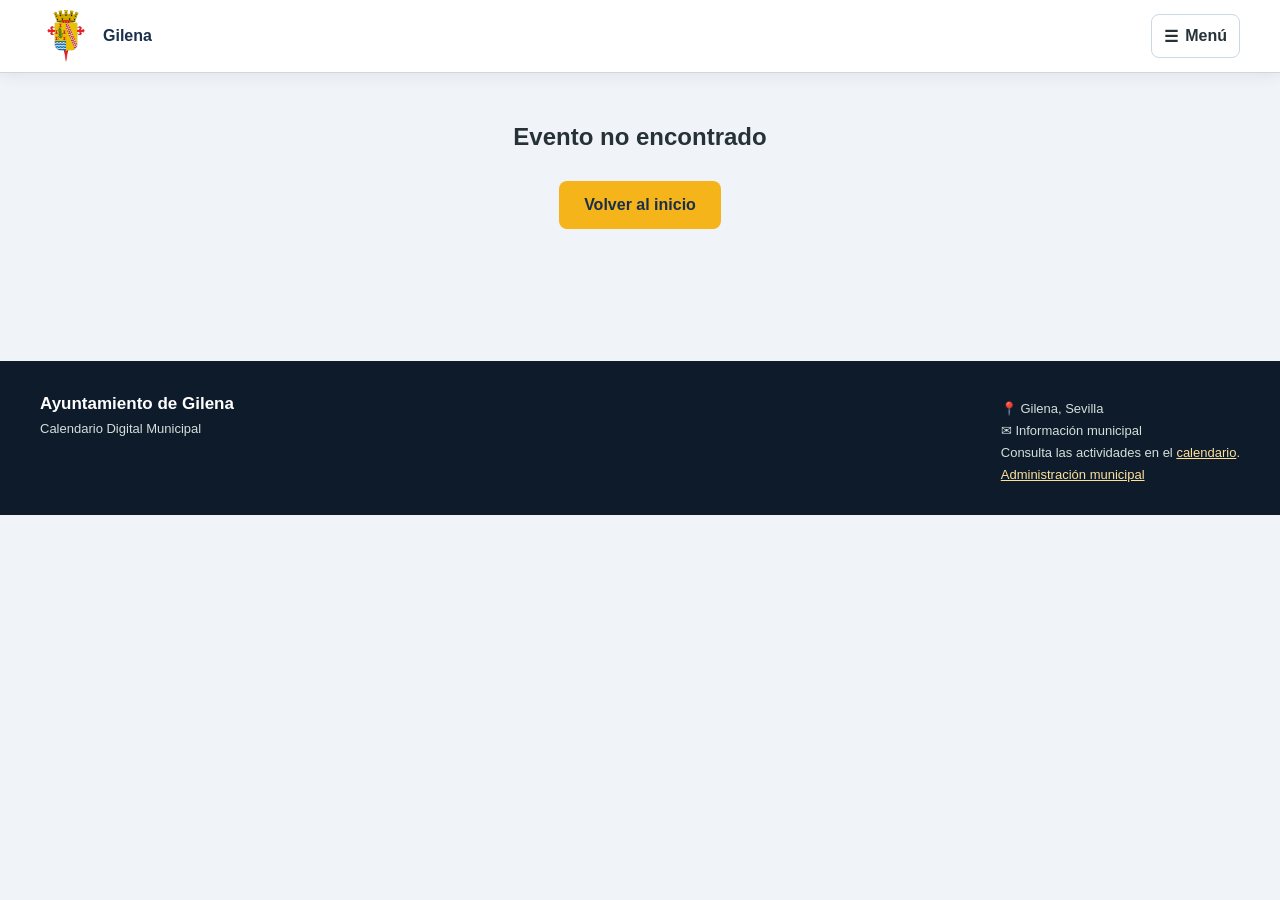
<file: Calendario-Gilena/evento.html>
<!doctype html>
<html lang="es">
  <head>
    <meta charset="UTF-8" />
    <meta name="viewport" content="width=device-width, initial-scale=1.0" />
    <script src="JS/comun/ajustes.js"></script>
    <title>Detalles del Evento | Gilena</title>
    <link rel="stylesheet" href="CSS/estilos.css" />
    <link rel="stylesheet" href="CSS/ajustes.css" />
    <link rel="stylesheet" href="CSS/evento.css" />
    <link rel="stylesheet" href="CSS/imagenes-evento.css" />
    <link rel="stylesheet" href="CSS/tarjetas-evento.css" />
    <link rel="stylesheet" href="https://cdnjs.cloudflare.com/ajax/libs/font-awesome/6.5.1/css/all.min.css" />
    <link rel="stylesheet" href="CSS/cabecera.css" />
  </head>
  <body class="pagina-evento">
    <header id="cabeceraPublica"></header>
    <main id="detalleEventoContenedor"></main>
    <footer id="informacion"></footer>
    <script src="JS/cuentas/perfiles.js"></script>
    <script src="JS/comun/contenido-web.js"></script>
    <script src="JS/comun/cabecera-publica.js"></script>
    <script src="JS/eventos/estado-eventos.js"></script>
    <script src="JS/comun/formato-fechas.js"></script>
    <script src="JS/calendario/calendario-externo.js"></script>
    <script src="JS/comun/biblioteca-imagenes.js"></script>
    <script src="JS/eventos/imagenes-evento.js"></script>
    <script src="JS/eventos/contenido-bloques.js"></script>
    <script src="JS/eventos/informacion-evento.js"></script>
    <script src="JS/cuentas/favoritos-municipales.js"></script>
    <script src="JS/eventos/colores-eventos.js"></script>
    <script src="JS/eventos/tarjetas-evento.js"></script>
    <script src="JS/eventos/render-evento.js"></script>
    <script>
      let eventosDetalle = [];
      try {
        const guardados = JSON.parse(localStorage.getItem("eventos") || "[]");
        eventosDetalle = Array.isArray(guardados) ? guardados : [];
      } catch (error) { eventosDetalle = []; }
      const id = new URLSearchParams(window.location.search).get("id");
      const actual = eventosDetalle.find((item) => String(item.id) === id && esEventoPublicado(item));
      const contenedor = document.getElementById("detalleEventoContenedor");
      if (actual) {
        contenedor.innerHTML = DetalleEvento.renderizar(actual, { relacionados: eventosDetalle });
        DetalleEvento.activar(contenedor, actual);
        try {
          const origen = sessionStorage.getItem("origenDetalleGilena");
          const volver = contenedor.querySelector(".evento-volver");
          if (volver && origen === "favoritos") { volver.href = "mis-eventos.html?restaurar=1"; volver.lastChild.textContent = " Volver a Mis favoritos"; }
          else if (volver && origen === "destacados") volver.href = "index.html?restaurar=1#destacados";
          else if (volver && origen === "inicio") volver.href = "index.html?restaurar=1#calendario";
          sessionStorage.removeItem("origenDetalleGilena");
        } catch (error) {}
      } else {
        contenedor.innerHTML = '<div class="evento-no-encontrado"><h2>Evento no encontrado</h2><a href="index.html" class="boton-principal">Volver al inicio</a></div>';
      }
    </script>
  </body>
</html>
</file>
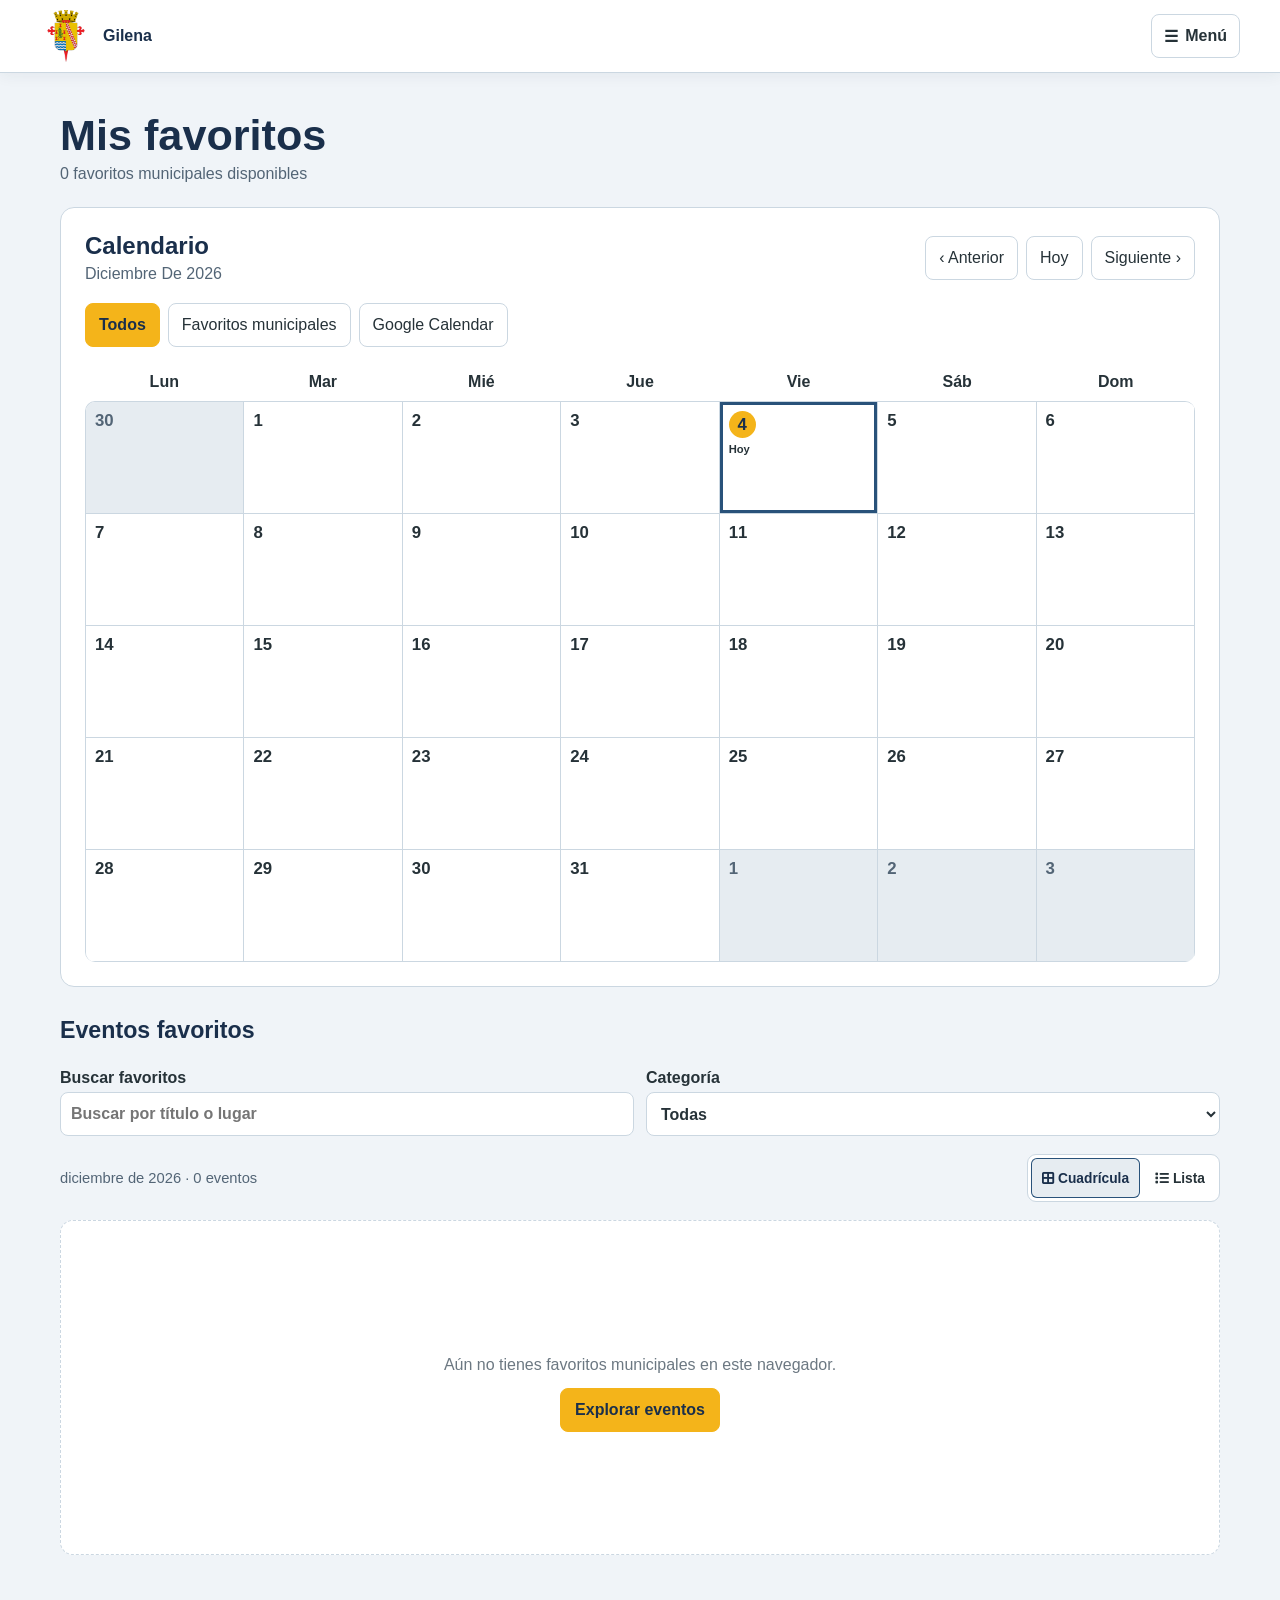
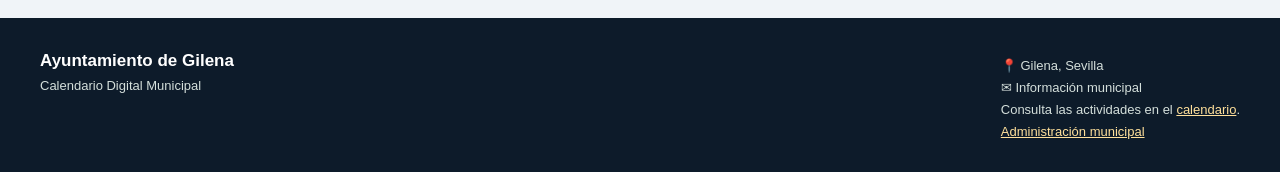
<file: Calendario-Gilena/mis-eventos.html>
<!doctype html>
<html lang="es">
<head>
  <meta charset="UTF-8" />
  <meta name="viewport" content="width=device-width, initial-scale=1.0" />
  <script src="JS/comun/ajustes.js"></script>
  <title>Mis favoritos | Ayuntamiento de Gilena</title>
  <link rel="stylesheet" href="CSS/estilos.css" />
  <link rel="stylesheet" href="CSS/ajustes.css" />
  <link rel="stylesheet" href="CSS/imagenes-evento.css" />
  <link rel="stylesheet" href="CSS/cabecera.css" />
  <link rel="stylesheet" href="CSS/mis-favoritos.css" />
  <link rel="stylesheet" href="CSS/tarjetas-evento.css" />
  <link rel="stylesheet" href="https://cdnjs.cloudflare.com/ajax/libs/font-awesome/6.5.1/css/all.min.css" />
</head>
<body class="pagina-inicio pagina-mis-eventos">
  <header id="cabeceraPublica"></header>
  <main class="favoritos-main" id="mis-eventos">
    <section class="favoritos-intro" aria-labelledby="tituloMisEventos"><h1 id="tituloMisEventos">Mis favoritos</h1><p id="contadorFavoritos" aria-live="polite"></p></section>
    <section class="favoritos-calendario" aria-labelledby="tituloCalendarioFavoritos">
      <div class="favoritos-calendario-cabecera"><div><h2 id="tituloCalendarioFavoritos">Calendario</h2><p id="mesVisible" aria-live="polite"></p></div><div class="favoritos-mes-controles"><button type="button" id="mesAnterior" aria-label="Mes anterior">‹ <span>Anterior</span></button><button type="button" id="irHoy">Hoy</button><button type="button" id="mesSiguiente" aria-label="Mes siguiente"><span>Siguiente</span> ›</button></div></div>
      <div class="favoritos-filtros" role="group" aria-label="Filtrar eventos"><button type="button" data-tipo="todos" aria-pressed="true">Todos</button><button type="button" data-tipo="municipal" aria-pressed="false">Favoritos municipales</button><button type="button" data-tipo="google" aria-pressed="false">Google Calendar</button></div>
      <div class="favoritos-semana" aria-hidden="true"><span>Lun</span><span>Mar</span><span>Mié</span><span>Jue</span><span>Vie</span><span>Sáb</span><span>Dom</span></div>
      <div id="diasFavoritos" class="favoritos-dias" role="group" aria-label="Días del mes"></div>
    </section>
    <section class="favoritos-listado" aria-labelledby="tituloListadoFavoritos">
      <div class="favoritos-listado-cabecera"><div><h2 id="tituloListadoFavoritos" tabindex="-1">Eventos favoritos</h2></div><button type="button" id="verTodoMes" hidden>Ver todo el mes</button></div>
      <div class="favoritos-filtros-lista"><label>Buscar favoritos <input id="buscarFavoritos" type="search" placeholder="Buscar por título o lugar"></label><label>Categoría <select id="categoriaFavoritos"><option value="todos">Todas</option></select></label></div>
      <div class="resultados-vista-barra"><p id="periodoListado" aria-live="polite"></p><div class="selector-vista" role="group" aria-label="Vista de eventos favoritos"><button type="button" data-vista-eventos="cuadricula" aria-pressed="true"><i class="fa-solid fa-border-all" aria-hidden="true"></i> Cuadrícula</button><button type="button" data-vista-eventos="lista" aria-pressed="false"><i class="fa-solid fa-list" aria-hidden="true"></i> Lista</button></div></div>
      <div id="eventosFavoritos" class="favoritos-grid"></div>
      <div id="favoritosVacios" class="favoritos-vacio" hidden><p>Aún no tienes favoritos municipales en este navegador.</p><a href="index.html#calendario">Explorar eventos</a></div>
      <p id="sinCoincidencias" hidden>No hay eventos municipales favoritos para este período.</p>
    </section>
    <dialog id="dialogoCopia" aria-labelledby="tituloCopia"><div class="copia-contenido"><h2 id="tituloCopia">Añadir a Google Calendar</h2><p id="resumenCopia"></p><label id="grupoCalendarioCopia" hidden>Calendario de destino <select id="calendarioCopia"></select></label><p id="mensajeCopia" role="status" aria-live="polite"></p><div class="copia-acciones"><button type="button" id="confirmarCopia">Continuar</button><button type="button" id="cancelarCopia">Cancelar</button></div></div></dialog>
    <dialog id="dialogoDia" aria-labelledby="tituloDia"><div class="copia-contenido"><h2 id="tituloDia">Eventos del día</h2><div id="listaDia" class="favoritos-dia-lista"></div><button type="button" id="cerrarDia">Cerrar</button></div></dialog>
  </main>
  <footer id="informacion"></footer>
  <script src="JS/calendario/google-config.js"></script>
  <script src="JS/cuentas/perfiles.js"></script>
  <script src="JS/comun/contenido-web.js"></script>
    <script src="JS/comun/cabecera-publica.js"></script>
  <script src="JS/eventos/estado-eventos.js"></script>
  <script src="JS/comun/formato-fechas.js"></script>
  <script src="JS/comun/biblioteca-imagenes.js"></script>
    <script src="JS/eventos/imagenes-evento.js"></script>
  <script src="JS/eventos/colores-eventos.js"></script>
  <script src="JS/eventos/tarjetas-evento.js"></script>
  <script src="JS/cuentas/favoritos-municipales.js"></script>
  <script src="JS/calendario/calendario-externo.js"></script>
  <script src="JS/calendario/google-agenda.js"></script>
  <script src="JS/calendario/google-fechas.js"></script>
  <script src="JS/paginas/mis-favoritos.js"></script>
</body>
</html>
</file>
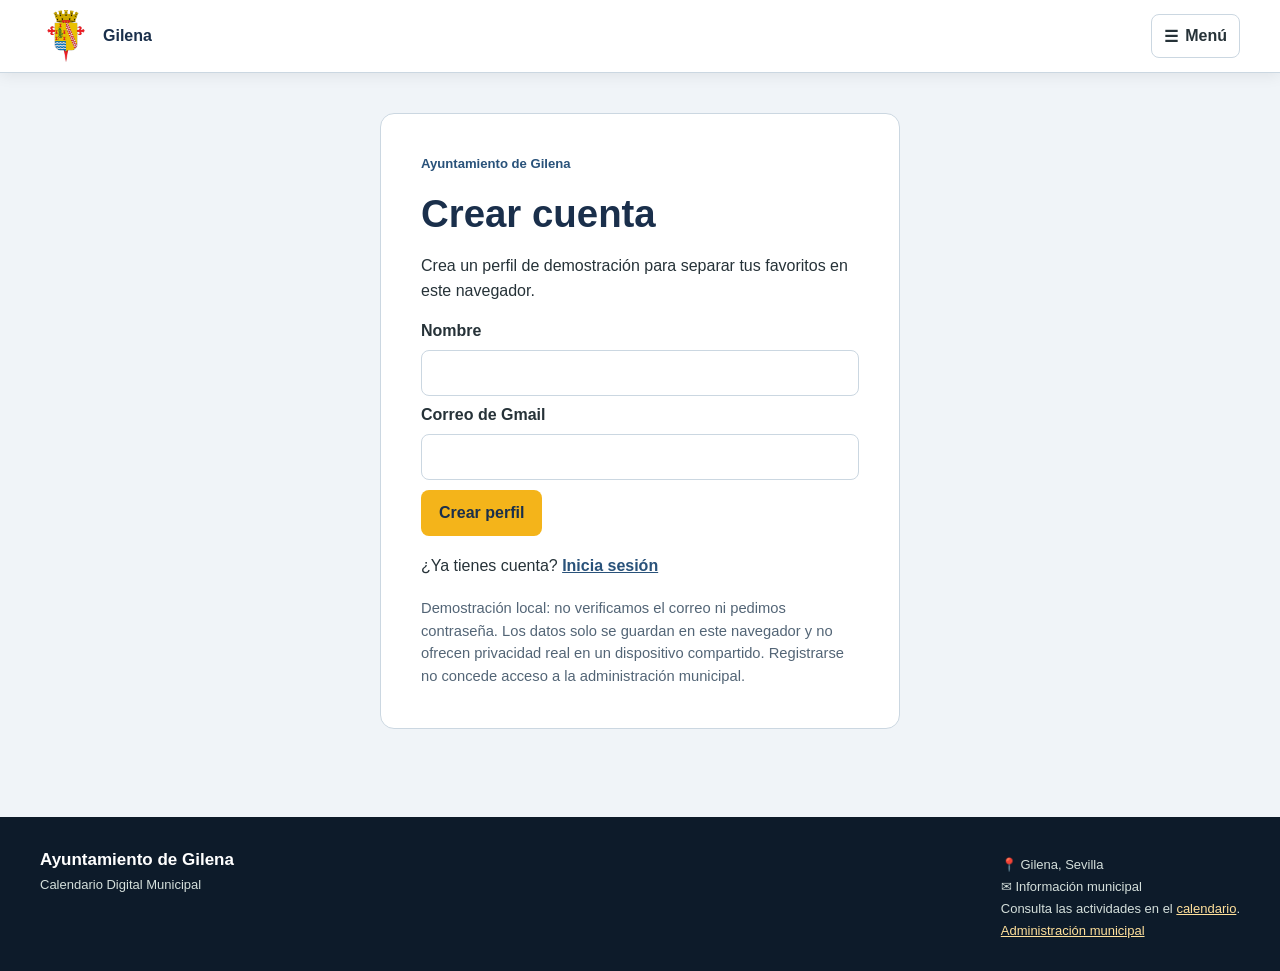
<file: Calendario-Gilena/registro.html>
<!doctype html>
<html lang="es">
<head>
  <meta charset="UTF-8"><meta name="viewport" content="width=device-width, initial-scale=1.0">
  <script src="JS/comun/ajustes.js"></script>
  <title>Crear cuenta | Ayuntamiento de Gilena</title>
  <link rel="stylesheet" href="CSS/estilos.css"><link rel="stylesheet" href="CSS/ajustes.css"><link rel="stylesheet" href="CSS/cabecera.css"><link rel="stylesheet" href="CSS/cuentas-google.css">
  <link rel="stylesheet" href="https://cdnjs.cloudflare.com/ajax/libs/font-awesome/6.5.1/css/all.min.css">
</head>
<body class="pagina-cuenta"><header id="cabeceraPublica"></header>
  <main class="cuenta-main"><section class="cuenta-panel" aria-labelledby="tituloCuenta">
    <p class="cuenta-eyebrow">Ayuntamiento de Gilena</p><h1 id="tituloCuenta">Crear cuenta</h1>
    <p>Crea un perfil de demostración para separar tus favoritos en este navegador.</p>
    <form id="formularioCuenta" class="cuenta-formulario"><label for="nombreCuenta">Nombre</label><input id="nombreCuenta" name="nombre" type="text" autocomplete="name" required maxlength="100"><label for="correoCuenta">Correo de Gmail</label><input id="correoCuenta" name="correo" type="email" autocomplete="email" required maxlength="254"><button type="submit">Crear perfil</button></form>
    <p id="mensajeCuenta" role="status" aria-live="polite"></p>
    <p class="cuenta-enlace">¿Ya tienes cuenta? <a href="acceso.html">Inicia sesión</a></p>
    <p class="cuenta-nota">Demostración local: no verificamos el correo ni pedimos contraseña. Los datos solo se guardan en este navegador y no ofrecen privacidad real en un dispositivo compartido. Registrarse no concede acceso a la administración municipal.</p>
  </section></main><footer id="informacion"></footer>
  <script src="JS/cuentas/perfiles.js"></script><script src="JS/eventos/estado-eventos.js"></script><script src="JS/cuentas/favoritos-municipales.js"></script><script src="JS/comun/contenido-web.js"></script>
    <script src="JS/comun/cabecera-publica.js"></script><script src="JS/cuentas/cuentas-locales.js"></script>
</body></html>
</file>
<file: CSS/estilos.css>
/* ==========================================================================
   1. ESTILOS GLOBALES
   ========================================================================== */
* {
    margin: 0;
    padding: 0;
    box-sizing: border-box;
}

html {
    scroll-behavior: smooth;
}

body {
    font-family: Arial, Helvetica, sans-serif;
    background-color: #f0f4f8; /* Gris azulado muy claro */
    color: #263238;
}

main {
    max-width: 1250px;
    margin: auto;
    padding: 40px 25px;
}

/* ==========================================================================
   2. COMPONENTES COMPARTIDOS (Navegación y Footer)
   ========================================================================== */
header {
    background: white;
    box-shadow: 0 2px 15px rgba(0, 0, 0, 0.08);
    position: sticky;
    top: 0;
    z-index: 1000;
}

.contenedor-header {
    max-width: 1250px;
    margin: auto;
    padding: 12px 25px;
    display: flex;
    justify-content: space-between;
    align-items: center;
}

.logo-titulo {
    display: flex;
    align-items: center;
    gap: 15px;
}

.logo-titulo img {
    width: 65px;
    height: 65px;
    object-fit: contain;
}

.logo-titulo h1 { color: #1a2f4b; font-size: 25px; } /* Azul Marino */
.logo-titulo p { color: #777; margin-top: 4px; }

nav {
    display: flex;
    gap: 8px;
}

nav a {
    text-decoration: none;
    color: #37474f;
    padding: 12px 15px;
    border-radius: 8px;
    transition: 0.3s;
}

nav a:hover {
    background-color: #e6ecf1; /* Fondo gris azulado suave */
    color: #29527a; /* Azul secundario */
}

footer {
    margin-top: 60px;
    padding: 35px;
    background-color: #0d1b2a; /* Azul noche muy oscuro */
    color: white;
    display: flex;
    justify-content: space-around;
}

footer p { margin-top: 10px; color: #d4dfdb; }

/* Botón general */
.boton-principal {
    display: inline-block;
    margin-top: 30px;
    padding: 15px 25px;
    background-color: #f4b41a; /* Amarillo dorado vibrante */
    color: #1a2f4b; /* Texto azul marino para contrastar */
    text-decoration: none;
    font-weight: bold;
    border-radius: 8px;
    transition: 0.3s;
}
.boton-principal:hover { transform: translateY(-3px); }


/* ==========================================================================
   3. PÁGINA PRINCIPAL (Inicio, Buscador, Calendario, Tarjetas)
   ========================================================================== */
.hero {
    min-height: 420px;
    /* Nuevo gradiente azul oscuro */
    background: linear-gradient(rgba(26, 47, 75, 0.75), rgba(26, 47, 75, 0.88)), url("../img/gilena.jpg");
    background-size: cover;
    background-position: center;
    display: flex;
    align-items: center;
}

.hero-contenido {
    max-width: 1250px;
    width: 100%;
    margin: auto;
    padding: 50px 25px;
    color: white;
}

.etiqueta {
    display: inline-block;
    background-color: rgba(255, 255, 255, 0.15);
    padding: 10px 16px;
    border-radius: 30px;
    margin-bottom: 20px;
}

.hero h2 { max-width: 700px; font-size: 50px; margin-bottom: 18px; }
.hero p { font-size: 20px; max-width: 650px; line-height: 1.6; }

/* Buscador y Filtros */
.busqueda {
    display: grid;
    grid-template-columns: 2fr 1fr;
    gap: 20px;
    background: white;
    padding: 25px;
    border-radius: 15px;
    box-shadow: 0 5px 20px rgba(0, 0, 0, 0.08);
}

.campo-busqueda, .campo-filtro { position: relative; }
.campo-busqueda i, .campo-filtro i {
    position: absolute; left: 15px; top: 50%; transform: translateY(-50%); color: #29527a;
}

.busqueda input, .busqueda select {
    width: 100%;
    padding: 15px 15px 15px 45px;
    border: 1px solid #ddd;
    border-radius: 8px;
    font-size: 16px;
    background-color: #fafafa;
}

/* Resultados Desplegables del Buscador */
.resultados-desplegable {
    position: absolute;
    top: 100%; left: 0; width: 100%;
    background: white;
    border-radius: 10px;
    box-shadow: 0 10px 25px rgba(0, 0, 0, 0.15);
    margin-top: 5px; max-height: 350px;
    overflow-y: auto; z-index: 2000;
}
.item-resultado-mini {
    display: flex; align-items: center; gap: 15px;
    padding: 12px 15px; text-decoration: none;
    color: #333; border-bottom: 1px solid #f0f0f0; transition: background 0.2s;
}
.item-resultado-mini:last-child { border-bottom: none; }
.item-resultado-mini:hover { background-color: #f0f4f8; }
.item-resultado-mini img { width: 45px; height: 45px; border-radius: 8px; object-fit: cover; }
.item-resultado-mini h4 { font-size: 15px; color: #1a2f4b; margin-bottom: 2px; }
.item-resultado-mini p { font-size: 13px; color: #777; }
.sin-resultados-mini { padding: 15px; text-align: center; color: #777; font-size: 14px; }

/* Estadísticas y Secciones Genéricas */
.estadisticas {
    display: grid; grid-template-columns: repeat(3, 1fr); gap: 20px; margin: 35px 0;
}
.estadistica {
    background: white; padding: 22px; border-radius: 12px; display: flex; align-items: center; gap: 15px; box-shadow: 0 5px 15px rgba(0, 0, 0, 0.06);
}
.estadistica i { font-size: 30px; color: #29527a; }
.estadistica span { font-size: 22px; font-weight: bold; }
.estadistica p { color: #777; margin-top: 4px; }

.seccion { margin-top: 70px; }
.titulo-seccion span, .informacion span { color: #29527a; font-weight: bold; font-size: 13px; }
.titulo-seccion h2, .informacion h2 { font-size: 32px; margin-top: 8px; }
.titulo-seccion { display: flex; justify-content: space-between; align-items: flex-end; gap: 18px; }
.boton-imprimir-agenda { min-height: 44px; padding: 10px 15px; border: 1px solid #29527a; border-radius: 9px; background: #fff; color: #29527a; font: inherit; font-weight: 700; cursor: pointer; }

/* Calendario */
.calendario-contenedor {
    background: white; margin-top: 25px; padding: 30px; border-radius: 15px; box-shadow: 0 5px 20px rgba(0, 0, 0, 0.08);
}
.calendario-cabecera { display: flex; justify-content: space-between; align-items: center; margin-bottom: 25px; }
.calendario-cabecera button {
    width: 42px; height: 42px; border: none; border-radius: 50%; background-color: #e6ecf1; color: #29527a; cursor: pointer; font-size: 17px; transition: 0.3s;
}
.calendario-cabecera button:hover { background-color: #29527a; color: white; }

.dias-semana, .calendario-dias { display: grid; grid-template-columns: repeat(7, 1fr); gap: 8px; }
.dias-semana div { text-align: center; font-weight: bold; padding: 10px; color: #29527a; }

.dia {
    min-height: 95px; border: 1px solid #e0e0e0; border-radius: 10px; padding: 6px; cursor: default; transition: 0.3s; display: flex; flex-direction: column; background-color: white;
}
.dia:hover:not(.vacio) { background-color: #f0f4f8; }
.dia.fin-de-semana { background-color: #f0f0f0; }
.dia.vacio { border: none; background-color: transparent; }
.dia.vacio.fin-de-semana { background-color: #fafafa; }
.numero-dia { font-weight: bold; margin-bottom: 5px; font-size: 14px; }

.dia.evento { cursor: pointer; border-width: 2px; border-style: solid; }
.nombre-evento-calendario {
    font-size: 11px; line-height: 1.3; font-weight: bold; padding: 3px 4px; border-radius: 4px; margin-top: auto; white-space: nowrap; overflow: hidden; text-overflow: ellipsis;
}

/* Colores Calendario */
.dia.evento.deportes { border-color: #2196F3; background-color: #E3F2FD; }
.dia.evento.deportes .nombre-evento-calendario { color: #1565C0; }
.dia.evento.cultura { border-color: #9C27B0; background-color: #F3E5F5; }
.dia.evento.cultura .nombre-evento-calendario { color: #6A1B9A; }
.dia.evento.fiestas { border-color: #FF9800; background-color: #FFF3E0; }
.dia.evento.fiestas .nombre-evento-calendario { color: #E65100; }
.dia.evento.juventud { border-color: #4CAF50; background-color: #E8F5E9; }
.dia.evento.juventud .nombre-evento-calendario { color: #2E7D32; }
.dia.evento.otros { border-color: #607D8B; background-color: #ECEFF1; }
.dia.evento.otros .nombre-evento-calendario { color: #37474F; }

/* Lista de Próximos Eventos */
.lista-eventos { display: grid; grid-template-columns: repeat(3, 1fr); gap: 25px; margin-top: 25px; }
.evento-card {
    background: white; border-radius: 15px; overflow: hidden; box-shadow: 0 5px 20px rgba(0, 0, 0, 0.08); transition: 0.3s;
}
.evento-card:hover { transform: translateY(-8px); }
.evento-card img { width: 100%; height: 190px; object-fit: cover; }
.evento-contenido { padding: 20px; }
.categoria {
    display: inline-block; padding: 6px 12px; border-radius: 20px; background-color: #e6ecf1; color: #29527a; font-size: 13px; font-weight: bold;
}
.evento-contenido h3 { margin: 15px 0 10px; font-size: 20px; }
.evento-contenido p { color: #666; line-height: 1.5; }
.evento-fecha { margin-top: 15px; color: #29527a; font-weight: bold; }
.boton-evento {
    display: inline-block; margin-top: 18px; padding: 10px 15px; background-color: #29527a; color: white; text-decoration: none; border-radius: 7px; transition: 0.3s;
}
.boton-evento:hover { background-color: #1a2f4b; }
.sin-resultados { display: none; margin-top: 30px; text-align: center; font-size: 18px; }
.destacados-inicio { display:grid; grid-template-columns:minmax(220px,.72fr) minmax(0,1.28fr); align-items:center; gap:clamp(20px,4vw,48px); margin:0 0 25px; padding:22px; border:1px solid #dbe4eb; border-radius:18px; background:linear-gradient(125deg,#edf3f8,#fff 72%); box-shadow:0 8px 24px rgba(26,47,75,.07); }
body.pagina-inicio > .hero { display:none; }
.destacados-intro h1 { color:#1a2f4b; font-size:clamp(28px,3.6vw,42px); line-height:1.1; overflow-wrap:anywhere; }
.destacados-intro p { margin-top:11px; color:#526779; line-height:1.5; }
.destacados-inicio.sin-destacados { grid-template-columns:1fr; padding:16px 22px; }
.destacados-inicio.sin-destacados .evento-destacado-carrusel { display:none; }
.evento-destacado-carrusel { min-width:0; }
.destacados-carrusel-cabecera { display:flex; align-items:center; justify-content:space-between; gap:12px; margin-bottom:10px; }
.destacados-carrusel-cabecera h2 { color:#1a2f4b; font-size:1.08rem; }
.destacados-controles { display:flex; gap:7px; }
.destacados-controles button,.destacados-indicadores button { min-width:44px; min-height:44px; border:1px solid #cbd7e1; border-radius:9px; background:#fff; color:#1a2f4b; font:inherit; font-weight:700; cursor:pointer; }
.destacados-controles button:focus-visible,.destacados-indicadores button:focus-visible { outline:3px solid #bd6500; outline-offset:2px; }
.destacados-viewport { min-width:0; }
.destacado-diapositiva { display:grid; grid-template-columns:minmax(0,1.15fr) minmax(200px,.85fr); min-height:260px; overflow:hidden; border:1px solid #dbe4eb; border-radius:14px; background:#fff; }
.destacado-diapositiva[hidden] { display:none; }
.destacado-imagen { min-width:0; min-height:260px; background:#e4e9ed; }
.destacado-imagen .imagen-evento-marco { width:100%; height:100%; min-height:260px; border:0; border-radius:0; }
.destacado-imagen .modo-cartel > img { object-fit:contain; }
.destacado-imagen .modo-fotografia > img { object-fit:cover; }
.destacado-imagen.destacado-vertical .modo-cartel > img { width:auto; max-width:100%; max-height:340px; margin:auto; }
.destacado-imagen.destacado-panoramico .modo-cartel > img { width:100%; max-height:260px; }
.destacado-contenido { display:flex; min-width:0; flex-direction:column; align-items:flex-start; gap:11px; padding:clamp(16px,2.6vw,28px); }
.destacado-categoria { color:var(--evento-color,#496982); font-size:.82rem; font-weight:800; }
.destacado-contenido time { color:#486985; font-weight:700; }
.destacado-contenido h3 { color:#1a2f4b; font-size:clamp(20px,2.4vw,29px); line-height:1.22; overflow-wrap:anywhere; }
.destacado-contenido .boton-evento { margin-top:auto; min-height:44px; padding:11px 15px; }
.destacados-indicadores { display:flex; flex-wrap:wrap; gap:6px; margin-top:9px; }
.destacados-indicadores[hidden] { display:none; }
.destacados-indicadores button { min-width:36px; min-height:36px; border-radius:50%; }
.destacados-indicadores button[aria-pressed="true"] { border-color:#29527a; background:#29527a; color:white; }
.cms-filter-result { margin:10px 0 0; color:#64748b; font-weight:700; }
.cms-destacados-admin { margin-top:22px; }
.cms-lista-destacados { display:grid; gap:8px; }
.cms-destacado-item { display:grid; grid-template-columns:minmax(0,1fr) auto 44px 44px; align-items:center; gap:8px; padding:9px; border:1px solid #dbe4eb; border-radius:9px; }
.cms-destacado-item strong { overflow-wrap:anywhere; }
.cms-destacado-item button { min-width:44px; min-height:44px; border:1px solid #cbd7e1; border-radius:8px; background:#fff; cursor:pointer; }
@media(max-width:850px) { .destacados-inicio { grid-template-columns:1fr; gap:14px; } .destacados-intro { padding:2px 2px 0; } }
@media(max-width:560px) { .destacados-inicio { padding:15px; border-radius:13px; } .destacado-diapositiva { grid-template-columns:1fr; } .destacado-imagen,.destacado-imagen .imagen-evento-marco { min-height:190px; height:clamp(190px,54vw,270px); } .destacado-contenido { padding:16px; } }

/* Filtros, calendario diario y archivo de eventos */
.filtros-agenda { display: flex; align-items: center; flex-wrap: wrap; gap: 9px; margin-top: 15px; }
.filtros-activos { display:flex; flex-wrap:wrap; gap:7px; flex-basis:100%; }
.filtros-activos[hidden] { display:none; }
.filtros-activos button { border:1px solid #c9d5df; border-radius:999px; padding:6px 10px; background:#fff; color:#294b68; cursor:pointer; }
.filtros-activos button span { margin-left:5px; font-size:1.15em; }
.sin-resultados button { margin-left:8px; border:0; border-radius:7px; padding:8px 11px; background:#ffd43b; color:#17232d; font-weight:700; cursor:pointer; }
.filtros-fecha { display: flex; flex-wrap: wrap; gap: 8px; }
.filtro-agenda,.limpiar-filtros { min-height: 40px; padding: 9px 14px; border: 1px solid #cbd7e1; border-radius: 999px; background: #fff; color: #29527a; font: inherit; font-size: 13px; font-weight: 700; cursor: pointer; }
.filtro-agenda:hover,.filtro-agenda:focus-visible,.limpiar-filtros:hover,.limpiar-filtros:focus-visible { border-color: #29527a; outline: none; box-shadow: 0 0 0 3px rgba(41,82,122,.12); }
.filtro-agenda.activo { border-color: #29527a; background: #29527a; color: #fff; }
.limpiar-filtros { border-color: transparent; background: transparent; text-decoration: underline; }
.limpiar-filtros[hidden] { display: none; }
.resumen-filtros { margin-left: auto; color: #60717f; font-size: 13px; }
.calendario-cabecera { justify-content: center; gap: 14px; }
.calendario-cabecera h3 { min-width: min(45vw,310px); text-align: center; text-transform: capitalize; }
.calendario-cabecera .calendario-hoy { width: auto; min-width: 62px; padding: 0 14px; border-radius: 999px; font-size: 13px; font-weight: 700; }
.dia:not(.vacio) { width: 100%; color: inherit; text-align: left; font: inherit; }
.dia.es-hoy { outline: 3px solid #f4b41a; outline-offset: -3px; }
.dia.es-hoy .numero-dia { display: grid; width: 26px; height: 26px; place-items: center; border-radius: 50%; background: #f4b41a; color: #1a2f4b; }
.dia.seleccionado { box-shadow: inset 0 0 0 3px #29527a; }
.dia.seleccionado:not(.evento) { background: #edf4fa; }
.mas-eventos { margin-top: 4px; color: #526a7e; font-size: 10px; font-weight: 700; }
.eventos-anteriores { margin-top: 32px; padding-top: 20px; border-top: 1px solid #d7e0e7; }
.eventos-anteriores summary { width: max-content; max-width: 100%; padding: 11px 15px; border-radius: 9px; color: #29527a; font-size: 18px; font-weight: 700; cursor: pointer; }
.eventos-anteriores summary:hover,.eventos-anteriores summary:focus-visible { background: #e8eff5; outline: none; }
.eventos-anteriores .sin-resultados { display: none; }
.eventos-anteriores[open] .sin-resultados { display: block; }
.panel-dia-fondo { position: fixed; z-index: 4000; inset: 0; display: grid; place-items: center; padding: 20px; background: rgba(12,25,38,.7); }
.panel-dia-fondo[hidden] { display: none; }
.panel-dia-abierto { overflow: hidden; }
.panel-dia { width: min(720px,100%); max-height: min(760px,calc(100dvh - 40px)); overflow: auto; padding: 24px; border-radius: 18px; background: #fff; box-shadow: 0 24px 70px rgba(0,0,0,.3); }
.panel-dia:focus { outline: none; }
.panel-dia-cabecera { display: flex; justify-content: space-between; align-items: flex-start; gap: 20px; padding-bottom: 17px; border-bottom: 1px solid #e1e7ec; }
.panel-dia-cabecera span { color: #60788e; font-size: 11px; font-weight: 800; letter-spacing: .09em; }
.panel-dia-cabecera h2 { margin-top: 6px; color: #1a2f4b; font-size: clamp(22px,4vw,31px); text-transform: capitalize; }
.panel-dia-cabecera button { display: grid; width: 42px; height: 42px; flex: 0 0 auto; place-items: center; border: 0; border-radius: 50%; background: #e7edf2; color: #294f72; font-size: 18px; cursor: pointer; }
.panel-dia-lista { display: grid; gap: 12px; padding-top: 17px; }
.panel-dia-evento { display: grid; grid-template-columns: 95px minmax(0,1fr) auto; align-items: center; gap: 15px; padding: 15px; border: 1px solid #dce4ea; border-radius: 12px; }
.panel-dia-evento time { color: #29527a; font-weight: 800; }
.panel-dia-evento .categoria { padding: 4px 8px; font-size: 10px; }
.panel-dia-evento h3 { margin-top: 6px; color: #1a2f4b; font-size: 17px; line-height: 1.35; }
.panel-dia-evento > a { padding: 9px 11px; border-radius: 7px; background: #29527a; color: #fff; font-size: 12px; font-weight: 700; text-decoration: none; }
.panel-dia-vacio { padding: 26px 10px; color: #657684; text-align: center; }
.estado-actividad { display: inline-block; margin-top: 6px; color: #9b6718; font-size: 11px; text-transform: capitalize; }
.estado-actividad.cancelado { color: #a53e3e; }
.agenda-impresion-fondo { position: fixed; z-index: 4100; inset: 0; display: grid; place-items: center; padding: 20px; background: rgba(12,25,38,.72); }
.agenda-impresion-fondo[hidden] { display: none; }
.agenda-impresion-abierta { overflow: hidden; }
.agenda-impresion-dialogo { width: min(920px,100%); max-height: calc(100dvh - 40px); overflow: auto; border-radius: 18px; background: #eef2f5; box-shadow: 0 24px 70px rgba(0,0,0,.3); }
.agenda-impresion-controles { position: sticky; z-index: 2; top: 0; display: flex; justify-content: space-between; align-items: center; gap: 18px; padding: 18px 22px; border-bottom: 1px solid #d6e0e7; background: #fff; }
.agenda-impresion-controles span { color: #60788e; font-size: 11px; font-weight: 800; letter-spacing: .09em; }
.agenda-impresion-controles h2 { margin-top: 3px; color: #1a2f4b; }
.agenda-impresion-controles > button { width: 44px; height: 44px; border: 0; border-radius: 50%; background: #e7edf2; color: #294f72; font-size: 25px; cursor: pointer; }
.agenda-selector-periodo { display: flex; align-items: end; flex-wrap: wrap; gap: 12px; padding: 18px 22px; background: #fff; }
.agenda-selector-periodo label { display: grid; gap: 6px; color: #506273; font-size: 12px; font-weight: 700; }
.agenda-selector-periodo :is(select,input) { min-height: 44px; padding: 8px 11px; border: 1px solid #cbd7e1; border-radius: 7px; background: #fff; color: #263238; font: inherit; }
.agenda-selector-periodo button { min-height: 44px; margin: 0 0 0 auto; border: 0; cursor: pointer; }
.agenda-selector-periodo button:disabled { opacity: .55; cursor: not-allowed; }
.agenda-imprimible { width: min(794px,calc(100% - 36px)); min-height: 600px; margin: 22px auto; padding: 42px; background: #fff; color: #222; box-shadow: 0 4px 20px rgba(0,0,0,.12); }
.agenda-impresion-cabecera { padding-bottom: 20px; border-bottom: 3px solid #29527a; }
.agenda-impresion-cabecera p { color: #597187; font-size: 11px; font-weight: 800; letter-spacing: .12em; }
.agenda-impresion-cabecera h1 { margin: 7px 0 5px; color: #172e44; font-size: 29px; }
.agenda-impresion-cabecera strong { color: #445a6d; text-transform: capitalize; }
.agenda-impresion-lista { display: grid; gap: 14px; margin-top: 22px; }
.agenda-impresion-evento { break-inside: avoid; padding: 16px 18px; border: 1px solid #ccd6de; border-left: 5px solid #29527a; border-radius: 8px; }
.agenda-impresion-evento h2 { margin-top: 8px; color: #172e44; font-size: 19px; line-height: 1.3; }
.agenda-fecha { display: flex; align-items: center; gap: 8px; color: #29527a; font-size: 12px; }
.agenda-impresion-evento dl { display: flex; flex-wrap: wrap; gap: 8px 25px; margin-top: 11px; }
.agenda-impresion-evento dl div { display: flex; gap: 6px; }
.agenda-impresion-evento dt { color: #657583; font-size: 12px; font-weight: 700; }
.agenda-impresion-evento dd { color: #263238; font-size: 12px; }
.agenda-estado { display: inline-block; margin-top: 7px; padding: 4px 7px; border-radius: 4px; background: #fff0d5; color: #875d17; font-size: 11px; text-transform: uppercase; }
.agenda-estado.cancelado { background: #fae3e3; color: #9d3838; }
.agenda-sin-eventos { padding: 70px 15px; color: #5e6c77; text-align: center; }

@media (max-width: 650px) {
  .titulo-seccion { align-items: flex-start; flex-direction: column; }
  .boton-imprimir-agenda { width: 100%; }
  .filtros-agenda,.filtros-fecha { align-items: stretch; }
  .filtros-fecha { display: grid; width: 100%; grid-template-columns: repeat(2,minmax(0,1fr)); }
  .filtro-agenda { white-space: normal; }
  .filtro-gratis { flex: 1; }
  .resumen-filtros { width: 100%; margin: 4px 0 0; }
  .calendario-cabecera { gap: 7px; }
  .calendario-cabecera h3 { min-width: 0; flex: 1; font-size: 17px; }
  .calendario-cabecera .calendario-hoy { min-width: 54px; padding: 0 10px; }
  .nombre-evento-calendario { display: none; }
  .mas-eventos { margin: auto 0 0; font-size: 9px; }
  .panel-dia-fondo { align-items: end; padding: 0; }
  .panel-dia { width: 100%; max-height: 88dvh; padding: 19px 15px calc(19px + env(safe-area-inset-bottom)); border-radius: 18px 18px 0 0; }
  .panel-dia-evento { grid-template-columns: 1fr; gap: 9px; }
  .panel-dia-evento > a { width: 100%; text-align: center; }
  .agenda-impresion-fondo { align-items: end; padding: 0; }
  .agenda-impresion-dialogo { max-height: 94dvh; border-radius: 18px 18px 0 0; }
  .agenda-selector-periodo { align-items: stretch; }
  .agenda-selector-periodo label { width: 100%; }
  .agenda-selector-periodo button { width: 100%; margin: 0; }
  .agenda-imprimible { width: calc(100% - 20px); margin: 10px; padding: 22px 17px; }
  .agenda-impresion-evento dl { flex-direction: column; }
}

@page { size: A4; margin: 14mm; }
@media print {
  html,body { background: #fff !important; color: #111 !important; }
  body > *:not(.agenda-impresion-fondo) { display: none !important; }
  .agenda-impresion-fondo { position: static !important; display: block !important; padding: 0 !important; background: #fff !important; }
  .agenda-impresion-dialogo { width: auto !important; max-height: none !important; overflow: visible !important; border-radius: 0 !important; background: #fff !important; box-shadow: none !important; }
  .agenda-impresion-controles,.agenda-selector-periodo { display: none !important; }
  .agenda-imprimible { width: auto !important; min-height: 0 !important; margin: 0 !important; padding: 0 !important; background: #fff !important; color: #111 !important; box-shadow: none !important; }
  .agenda-impresion-evento { break-inside: avoid-page; box-shadow: none !important; }
  .agenda-impresion-evento *,.agenda-impresion-cabecera * { color: #111 !important; }
}

/* Sección Informativa (Bloque Azul Marino) */
.informacion { margin-top: 70px; padding: 50px; border-radius: 15px; background-color: #1a2f4b; color: white; }
.informacion p { margin-top: 15px; line-height: 1.6; }
.ventajas { display: grid; grid-template-columns: repeat(3, 1fr); gap: 25px; margin-top: 30px; }
.ventajas div { background-color: rgba(255, 255, 255, 0.08); padding: 25px; border-radius: 12px; }
.ventajas i { font-size: 28px; color: #f4b41a; } /* Iconos dorados */


/* ==========================================================================
   4. PÁGINA DE DETALLE (evento.html)
   ========================================================================== */
.hero-evento {
    height: 350px; background-size: cover; background-position: center; display: flex; align-items: flex-end; padding: 40px; margin-bottom: 40px;
}
.hero-evento-contenido { max-width: 1250px; width: 100%; margin: auto; color: white; }
.hero-evento-contenido h2 { font-size: 45px; margin-top: 15px; }

.evento-info-grid {
    max-width: 1250px; margin: auto; padding: 0 25px 60px; display: grid; grid-template-columns: 2fr 1fr; gap: 40px;
}
.evento-cuerpo { background: white; padding: 40px; border-radius: 15px; box-shadow: 0 5px 20px rgba(0, 0, 0, 0.05); }
.evento-cuerpo h3 {
    color: #1a2f4b; font-size: 24px; margin-bottom: 20px; padding-bottom: 10px; border-bottom: 2px solid #e6ecf1;
}
.texto-principal { font-size: 17px; line-height: 1.8; color: #444; }
.evento-galeria { margin-top: 30px; }
.evento-galeria img { width: 100%; border-radius: 10px; box-shadow: 0 5px 15px rgba(0,0,0,0.1); }

.evento-sidebar { display: flex; flex-direction: column; gap: 15px; }
.caja-info {
    background: white; padding: 20px; border-radius: 12px; display: flex; align-items: center; gap: 20px; box-shadow: 0 5px 15px rgba(0, 0, 0, 0.05);
}
.caja-info i {
    font-size: 24px; color: #29527a; background: #e6ecf1; width: 50px; height: 50px; display: flex; align-items: center; justify-content: center; border-radius: 50%;
}
.caja-info h4 { color: #777; font-size: 13px; text-transform: uppercase; margin-bottom: 5px; }
.caja-info p { font-size: 16px; font-weight: bold; color: #1a2f4b; }

.boton-compartir { background-color: #1a2f4b; color: white; cursor: pointer; transition: 0.3s; justify-content: center; }
.boton-compartir i { background: transparent; color: #f4b41a; width: auto; height: auto; }
.boton-compartir h4 { color: white; margin: 0; }
.boton-compartir:hover { background-color: #122135; }
.caja-calendario { display: flex; flex-direction: column; gap: 10px; padding: 22px; border-radius: 12px; background: white; box-shadow: 0 5px 15px rgba(0, 0, 0, 0.05); }
.caja-calendario h3 { margin-bottom: 3px; color: #1a2f4b; font-size: 18px; }
.caja-calendario h3 i { margin-right: 5px; color: #29527a; }
.boton-calendario { display: flex; width: 100%; min-height: 44px; align-items: center; justify-content: center; gap: 9px; padding: 10px 12px; border: 1px solid #29527a; border-radius: 7px; background: #29527a; color: white; font: inherit; font-size: 14px; font-weight: bold; line-height: 1.35; text-align: center; text-decoration: none; cursor: pointer; }
.boton-calendario:hover { background: #1a2f4b; color: white; }
.boton-calendario:focus-visible { outline: 3px solid #f4b41a; outline-offset: 2px; }
.boton-calendario-secundario { background: #e6ecf1; color: #29527a; }
.boton-calendario-secundario:hover { background: #d2dfea; color: #1a2f4b; }


/* ==========================================================================
   5. ZONA DE ADMINISTRACIÓN (admin.html)
   ========================================================================== */
.body-admin-editor { background-color: #f0f4f8; padding-top: 70px; }

/* Barra superior fija */
.admin-topbar {
    position: fixed; top: 0; left: 0; right: 0; height: 70px;
    background: white; box-shadow: 0 2px 10px rgba(0,0,0,0.1);
    display: flex; justify-content: space-between; align-items: center; padding: 0 30px; z-index: 1000;
}
.topbar-izq, .topbar-der { display: flex; align-items: center; gap: 20px; }
.btn-volver { color: #555; text-decoration: none; font-weight: bold; }
.estado-guardado { color: #888; font-size: 14px; font-style: italic; }

.btn-primario, .btn-secundario {
    padding: 10px 20px; border: none; border-radius: 8px; font-weight: bold; cursor: pointer; transition: 0.3s;
}
.btn-primario { background-color: #29527a; color: white; }
.btn-primario:hover { background-color: #1f4060; }
.btn-secundario { background-color: #e6ecf1; color: #29527a; }
.btn-secundario:hover { background-color: #d2dfea; }

/* Editor de Documentos */
.documento-editor {
    max-width: 900px; margin: 30px auto 60px; background: white; border-radius: 10px; box-shadow: 0 10px 30px rgba(0,0,0,0.08); overflow: hidden;
}
.portada-editor {
    height: 300px; background-size: cover; background-position: center; background-color: #ddd; display: flex; align-items: center; justify-content: center; position: relative;
}
.portada-editor::after { content: ''; position: absolute; inset: 0; background: rgba(0,0,0,0.4); }
.portada-opciones { position: relative; z-index: 2; display: flex; gap: 15px; }
.portada-opciones button {
    background: rgba(255,255,255,0.9); border: none; padding: 10px 20px; border-radius: 30px; cursor: pointer; font-weight: bold; color: #333;
}
.documento-cuerpo { padding: 50px; }
.input-titulo-doc {
    width: 100%; font-size: 40px; font-weight: bold; border: none; outline: none; color: #1a2f4b; margin-bottom: 30px; border-bottom: 2px dashed transparent;
}
.input-titulo-doc:focus { border-bottom: 2px dashed #ccc; }

.metadatos-grid {
    display: grid; grid-template-columns: repeat(3, 1fr); gap: 20px; margin-bottom: 30px; background: #f9f9f9; padding: 20px; border-radius: 10px;
}
.meta-item label { display: block; font-size: 13px; color: #777; margin-bottom: 5px; font-weight: bold; }
.meta-item input, .meta-item select {
    width: 100%; padding: 8px; border: 1px solid #ddd; border-radius: 5px;
}
.admin-seccion-enlaces { margin: 10px 0 30px; padding: 20px; border: 1px solid #e6ecf1; border-radius: 10px; }
.admin-seccion-enlaces h3 { margin-bottom: 12px; color: #1a2f4b; }
.admin-seccion-enlaces h3 small { margin-left: 8px; color: #777; font-size: 12px; font-weight: normal; }
.admin-seccion-enlaces .metadatos-grid { margin: 0; }
.caja-reserva, .caja-enlaces { background: white; padding: 22px; border-radius: 12px; box-shadow: 0 5px 15px rgba(0,0,0,.05); }
.caja-reserva h3, .caja-enlaces h3 { color: #1a2f4b; margin-bottom: 12px; }
.caja-reserva p { margin-bottom: 12px; color: #555; }
.boton-reservar { display: inline-block; padding: 11px 18px; border: 0; border-radius: 7px; background: #29527a; color: white; font: inherit; font-weight: bold; text-decoration: none; }
.boton-reservar:disabled { background: #9aa7b2; cursor: not-allowed; }
.caja-enlaces > div { display: flex; flex-wrap: wrap; gap: 10px; }
.enlace-evento { color: #29527a; background: #e6ecf1; padding: 9px 12px; border-radius: 7px; text-decoration: none; font-weight: bold; }
.enlace-evento:hover { background: #d2dfea; }

/* Ajustes Quill Editor */
.ql-toolbar.ql-snow { border-radius: 8px 8px 0 0; background: #f0f4f8; }
.ql-container.ql-snow { border-radius: 0 0 8px 8px; font-family: inherit; }

/* Cajón Lateral (Mis Eventos) */
.cajon-eventos-fondo {
    position: fixed; inset: 0; background: rgba(0,0,0,0.5); z-index: 1001; opacity: 0; visibility: hidden; transition: 0.3s;
}
.cajon-eventos-fondo.abierto { opacity: 1; visibility: visible; }
.cajon-eventos {
    position: fixed; top: 0; right: -400px; bottom: 0; width: 400px; background: white; z-index: 1002; box-shadow: -5px 0 25px rgba(0,0,0,0.1); transition: 0.3s; display: flex; flex-direction: column;
}
.cajon-eventos.abierto { right: 0; }
.cajon-cabecera {
    padding: 20px; background: #1a2f4b; color: white; display: flex; justify-content: space-between; align-items: center;
}
.btn-cerrar-cajon { background: transparent; border: none; color: white; font-size: 20px; cursor: pointer; }
.cajon-lista { flex-grow: 1; overflow-y: auto; padding: 20px; }
.cajon-item {
    display: flex; gap: 15px; padding: 15px; border: 1px solid #eee; border-radius: 8px; margin-bottom: 15px; align-items: center;
}
.cajon-item img { width: 50px; height: 50px; border-radius: 5px; object-fit: cover; }
.cajon-item-info h4 { font-size: 15px; margin-bottom: 5px; color: #333;}
.cajon-item-info p { font-size: 12px; color: #777;}
.cajon-item-acciones { margin-left: auto; display: flex; gap: 5px;}

.btn-editar-mini { background: #f4b41a; color: white; border: none; padding: 8px; border-radius: 5px; cursor: pointer; }
.btn-borrar-mini { background: #d32f2f; color: white; border: none; padding: 8px; border-radius: 5px; cursor: pointer; }
.btn-nuevo-cajon {
    margin: 20px; padding: 15px; background: #29527a; color: white; border: none; border-radius: 8px; font-weight: bold; cursor: pointer; transition: 0.3s;
}
.btn-nuevo-cajon:hover { background: #1f4060; }


/* ==========================================================================
   6. RESPONSIVE (Móviles y Tablets)
   ========================================================================== */
@media (max-width: 900px) {
    .contenedor-header { flex-direction: column; gap: 20px; }
    .hero h2 { font-size: 38px; }
    .lista-eventos { grid-template-columns: repeat(2, 1fr); }
    .evento-info-grid { grid-template-columns: minmax(0, 1fr); }
    .hero-evento-contenido h2 { font-size: 32px; }
}

@media (max-width: 650px) {
    nav { flex-wrap: wrap; justify-content: center; }
    .busqueda { grid-template-columns: 1fr; }
    .estadisticas, .ventajas, .lista-eventos { grid-template-columns: 1fr; }
    .hero h2 { font-size: 32px; }
    .dias-semana, .calendario-dias { gap: 3px; }
    .dia { min-height: 55px; padding: 6px; }
    .informacion { padding: 30px; }
    footer { flex-direction: column; text-align: center; gap: 20px; }
    
    /* Adaptaciones para Admin móvil */
    .documento-cuerpo { padding: 25px; }
    .metadatos-grid { grid-template-columns: 1fr; }
    .cajon-eventos { width: 100%; right: -100%; }
}
@media (max-width: 650px) {
    .pagina-evento .contenedor-header { gap: 8px; padding: 12px 16px; }
    .pagina-evento .logo-titulo { min-width: 0; }
    .pagina-evento .logo-titulo img { width: 48px; height: 48px; flex-shrink: 0; }
    .pagina-evento .logo-titulo h1 { font-size: 18px; }
    .pagina-evento .logo-titulo p { font-size: 12px; }
    .pagina-evento main { padding: 24px 16px; }
    .pagina-evento .hero-evento { height: 280px; padding: 24px; }
    .pagina-evento .evento-info-grid { min-width: 0; padding: 0 0 40px; gap: 20px; }
    .pagina-evento .evento-cuerpo { min-width: 0; padding: 24px; }
    .pagina-evento .evento-sidebar { min-width: 0; }
    .pagina-evento .caja-info { min-width: 0; gap: 12px; padding: 16px; }
    .pagina-evento .caja-info i { width: 42px; height: 42px; flex: 0 0 42px; }
    .pagina-evento .caja-info > div { min-width: 0; }
    .pagina-evento .caja-info p { overflow-wrap: anywhere; }
}

/* ==========================================================================
   MÓDULO DE COMPRA (Práctica JS)
   ========================================================================== */
.caja-compra {
    background: white;
    padding: 25px;
    border-radius: 12px;
    box-shadow: 0 5px 15px rgba(0, 0, 0, 0.05);
    margin-top: 20px;
    border-top: 4px solid #f4b41a; /* Detalle dorado corporativo */
}

.caja-compra h3 { color: #1a2f4b; font-size: 18px; margin-bottom: 15px; }
.precio-base, .saldo-usuario { font-size: 14px; color: #555; margin-bottom: 10px; }
.saldo-usuario strong { color: #29527a; font-size: 17px; }

.form-compra { display: flex; flex-direction: column; gap: 15px; margin-top: 15px; }
.form-compra label { font-size: 14px; color: #333; font-weight: bold; }
.form-compra input[type="number"] { 
    padding: 10px; border: 1px solid #ddd; border-radius: 6px; font-size: 15px; 
}

.checkbox-label { display: flex; align-items: center; gap: 10px; font-weight: normal !important; cursor: pointer; }
#btn-comprar { width: 100%; text-align: center; border: none; cursor: pointer; }

/* Estilos de los mensajes que sustituyen al Console.log / Console.error */
.mensaje-oculto { display: none; }
.mensaje-visible { 
    display: block; padding: 15px; border-radius: 8px; margin-top: 20px; font-size: 14px; font-weight: bold; line-height: 1.4;
}
.msj-exito { background-color: #d4edda; color: #155724; border-left: 4px solid #28a745; }
.msj-error { background-color: #f8d7da; color: #721c24; border-left: 4px solid #dc3545; }
.msj-aviso { background-color: #fff3cd; color: #856404; border-left: 4px solid #ffc107; }

/* =====================================================================
   CMS DEL ADMINISTRADOR (aislado de la página pública)
   ===================================================================== */
.body-admin-editor { min-height: 100vh; padding: 0; background: #f3f6f9; color: #263238; }
.body-admin-editor * { box-sizing: border-box; }
.cms-topbar { position: sticky; top: 0; z-index: 1000; min-height: 76px; padding: 10px 30px; display: flex; align-items: center; justify-content: space-between; gap: 20px; background: #fff; border-bottom: 1px solid #e3e9ee; box-shadow: 0 2px 8px rgba(26,47,75,.04); }
.cms-brand { display: inline-flex; align-items: center; gap: 12px; color: #1a2f4b; text-decoration: none; }
.cms-brand img { width: 48px; height: 48px; object-fit: contain; }
.cms-brand span { display: grid; gap: 3px; }
.cms-brand strong { font-size: 17px; }
.cms-brand small { color: #788592; font-size: 12px; }
.cms-topbar-derecha { display: flex; align-items: center; gap: 22px; }
.cms-contexto { display: inline-flex; align-items: center; gap: 8px; color: #344b62; font-size: 14px; font-weight: 700; }
.cms-contexto i { color: #29527a; }
.cms-topbar .estado-guardado { max-width: 210px; color: #72808c; font-size: 12px; font-style: normal; }
.cms-volver { padding: 10px 13px; border-radius: 7px; color: #29527a; text-decoration: none; font-size: 13px; font-weight: 700; }
.cms-volver:hover { background: #edf2f6; }
.cms-layout { display: grid; grid-template-columns: 240px minmax(0,1fr); min-height: calc(100vh - 76px); }
.cms-sidebar { position: sticky; top: 76px; align-self: start; height: calc(100vh - 76px); display: flex; flex-direction: column; padding: 26px 14px 18px; background: #fff; border-right: 1px solid #e3e9ee; }
.cms-nav-label { margin: 0 10px 14px; color: #8995a1; font-size: 11px; font-weight: 700; letter-spacing: .09em; text-transform: uppercase; }
.cms-nav-link { width: 100%; min-height: 45px; display: flex; align-items: center; gap: 12px; padding: 0 12px; border: 0; border-radius: 7px; background: transparent; color: #536170; text-align: left; font: inherit; font-size: 14px; cursor: pointer; transition: background .18s,color .18s; }
.cms-nav-link + .cms-nav-link { margin-top: 5px; }
.cms-nav-link i { width: 18px; color: #748493; text-align: center; }
.cms-nav-link:hover { background: #f2f5f8; color: #1a2f4b; }
.cms-nav-link.activo { background: #e9eff5; color: #1a2f4b; font-weight: 700; }
.cms-nav-link.activo i { color: #29527a; }
.cms-nav-link span { margin-left: auto; padding: 2px 7px; border-radius: 12px; background: #fff; color: #607285; font-size: 11px; }
.cms-sidebar-pie { display: flex; align-items: center; gap: 9px; margin: auto 8px 0; padding-top: 18px; border-top: 1px solid #edf0f3; color: #87929c; font-size: 11px; line-height: 1.35; }
.cms-sidebar-pie img { width: 30px; height: 30px; object-fit: contain; }
.cms-main { min-width: 0; width: 100%; max-width: 1500px; margin: 0 auto; padding: 36px clamp(20px,4vw,58px) 60px; }
.cms-vista[hidden] { display: none !important; }
.cms-page-heading { display: flex; align-items: center; justify-content: space-between; gap: 22px; margin-bottom: 27px; }
.cms-eyebrow { color: #69819a; font-size: 11px; font-weight: 700; letter-spacing: .1em; }
.cms-page-heading h1 { margin-top: 7px; color: #1a2f4b; font-size: clamp(26px,3vw,34px); line-height: 1.2; }
.cms-page-heading p { margin-top: 7px; color: #73808c; font-size: 14px; line-height: 1.5; }
.cms-page-heading > .btn-primario { flex-shrink: 0; }
.body-admin-editor .btn-primario,.body-admin-editor .btn-secundario { min-height: 42px; padding: 10px 16px; border-radius: 7px; font: inherit; font-size: 13px; font-weight: 700; transition: background .18s,transform .18s,box-shadow .18s; }
.body-admin-editor .btn-primario { background: #29527a; color: #fff; box-shadow: 0 2px 5px rgba(26,47,75,.13); }
.body-admin-editor .btn-primario:hover { background: #1a2f4b; transform: translateY(-1px); }
.body-admin-editor .btn-secundario { border: 1px solid #dce3e9; background: #fff; color: #34536f; }
.body-admin-editor .btn-secundario:hover { background: #f2f5f8; }
.body-admin-editor button:active { transform: translateY(1px); }
.body-admin-editor button:disabled { opacity: .55; cursor: not-allowed; }
.cms-stat-grid { display: grid; grid-template-columns: repeat(4,minmax(0,1fr)); gap: 16px; margin-bottom: 25px; }
.cms-stat { display: flex; align-items: center; gap: 15px; min-height: 112px; padding: 20px; border: 1px solid #e5eaef; border-radius: 10px; background: #fff; box-shadow: 0 3px 12px rgba(26,47,75,.035); }
.cms-stat-icon { width: 43px; height: 43px; flex: 0 0 43px; display: grid; place-items: center; border-radius: 10px; background: #edf2f6; color: #29527a; font-size: 17px; }
.cms-stat p { margin-bottom: 7px; color: #76828d; font-size: 12px; }
.cms-stat strong { color: #1a2f4b; font-size: 25px; line-height: 1; }
.cms-panel { min-width: 0; margin-bottom: 20px; padding: 23px; border: 1px solid #e5eaef; border-radius: 10px; background: #fff; box-shadow: 0 3px 13px rgba(26,47,75,.035); }
.cms-panel-heading { display: flex; align-items: flex-start; justify-content: space-between; gap: 14px; margin-bottom: 19px; }
.cms-panel-heading h2 { color: #1a2f4b; font-size: 17px; }
.cms-panel-heading p { margin-top: 5px; color: #7a8792; font-size: 12px; line-height: 1.45; }
.cms-panel-heading .btn-secundario { white-space: nowrap; }
.cms-table-wrap { width: 100%; overflow-x: auto; }
.cms-table { width: 100%; border-collapse: collapse; text-align: left; }
.cms-table th { padding: 11px 12px; border-bottom: 1px solid #e8edf1; color: #87929c; font-size: 10px; font-weight: 700; letter-spacing: .07em; text-transform: uppercase; white-space: nowrap; }
.cms-table td { padding: 14px 12px; border-bottom: 1px solid #eff2f5; color: #536170; font-size: 13px; vertical-align: middle; }
.cms-table tbody tr:last-child td { border-bottom: 0; }
.cms-table tbody tr:hover { background: #fafbfd; }
.cms-event-name { color: #263d54; font-size: 13px; }
.cms-date-end { display: block; margin-top: 4px; color: #8a959f; font-size: 11px; }
.cms-category { display: inline-block; padding: 5px 9px; border-radius: 15px; background: #eef2f6; color: #45617c; font-size: 11px; font-weight: 700; }
.cms-status { display: inline-flex; align-items: center; gap: 6px; color: #657482; font-size: 12px; }
.cms-status::before { width: 7px; height: 7px; border-radius: 50%; background: #9ba6af; content: ""; }
.cms-status.activo::before { background: #4c866a; }
.cms-status.pasado::before { background: #9ba6af; }
.cms-status.publicado::before { background: #4c866a; }
.cms-status.borrador::before { background: #d49b2f; }
.cms-status.archivado::before { background: #8a919b; }
.cms-table-action,.cms-delete-action { min-height: 34px; padding: 6px 9px; border: 0; border-radius: 6px; background: transparent; color: #29527a; font: inherit; font-size: 12px; font-weight: 700; cursor: pointer; }
.cms-table-action:hover { background: #edf2f6; }
.cms-delete-action { color: #9b5555; }
.cms-delete-action:hover { background: #fbefef; }
.cms-row-actions { display: flex; align-items: center; flex-wrap: wrap; gap: 3px; }
.cms-vacio { padding: 28px 12px; color: #7a8792; font-size: 13px; text-align: center; }
.cms-filterbar { display: flex; gap: 12px; margin: 1px 0 17px; }
.cms-search,.cms-category-filter { min-height: 42px; display: flex; align-items: center; gap: 9px; padding: 0 12px; border: 1px solid #dfe5ea; border-radius: 7px; background: #fff; color: #84909b; }
.cms-search { flex: 1; max-width: 440px; }
.cms-search input,.cms-category-filter select { width: 100%; border: 0; outline: 0; background: transparent; color: #34485a; font: inherit; font-size: 13px; }
.cms-category-filter { min-width: 210px; }
.cms-category-filter select { cursor: pointer; }
.cms-heading-actions { display: flex; align-items: center; justify-content: flex-end; flex-wrap: wrap; gap: 9px; }
.cms-editor-actionbar { position: sticky; z-index: 850; top: 78px; margin: -4px 0 18px; padding: 11px 13px; border: 1px solid var(--cms-border); border-radius: 14px; background: rgba(255,255,255,.94); box-shadow: 0 10px 25px rgba(15,23,42,.09); backdrop-filter: blur(10px); }
.cms-autosave { margin-right: 5px; color: #72808c; font-size: 11px; white-space: nowrap; }
.cms-autosave i { color: #64866f; }
.cms-editor-status { display: inline-block; margin-top: 11px; padding: 6px 10px; border-radius: 15px; background: #edf2f6; color: #536170; font-size: 11px; font-weight: 700; }
.cms-editor-status[data-estado="publicado"] { background: #e7f3eb; color: #32724e; }
.cms-editor-status[data-estado="borrador"] { background: #fff4dc; color: #875e17; }
.cms-editor-status[data-estado="archivado"] { background: #eef0f2; color: #606a74; }
.cms-editor-layout { display: grid; grid-template-columns: minmax(0,1.65fr) minmax(285px,.85fr); align-items: start; gap: 19px; }
.cms-editor-columna { min-width: 0; }
.cms-form-panel { padding: 22px; }
.cms-form-panel .cms-panel-heading { align-items: center; margin-bottom: 20px; }
.cms-form-panel.cms-plegable > .cms-panel-heading { display: grid; grid-template-columns: minmax(0,1fr) auto; gap: 3px 12px; margin: 0; }
.cms-form-panel.cms-plegable > .cms-panel-heading > div { min-width: 0; }
.cms-seccion-resumen { grid-column: 1; margin: 0; color: var(--cms-muted); font-size: 12px; line-height: 1.35; }
.cms-seccion-toggle { grid-column: 2; grid-row: 1 / span 2; align-self: center; width: 44px; height: 44px; border: 1px solid var(--cms-border); border-radius: 12px; background: var(--cms-surface); color: var(--cms-text); cursor: pointer; }
.cms-seccion-toggle > span:first-child { display: inline-block; transition: transform .18s ease; }
.cms-form-panel.cms-plegable.abierta .cms-seccion-toggle > span:first-child { transform: rotate(180deg); }
.cms-panel-contenido { padding-top: 20px; }
.cms-panel-contenido[hidden] { display: none; }
.cms-fechas-grid { margin-bottom: 15px; }
.cms-step { color: #a6b0b8; font-size: 12px; font-weight: 700; }
.cms-form-grid { display: grid; grid-template-columns: repeat(3,minmax(0,1fr)); gap: 15px; }
.cms-form-grid-2 { grid-template-columns: repeat(2,minmax(0,1fr)); }
.cms-span-2 { grid-column: span 2; }
.cms-form-panel .meta-item { min-width: 0; }
.cms-form-panel .meta-item label,.cms-editor-label { display: block; margin-bottom: 7px; color: #4b5a67; font-size: 12px; font-weight: 700; }
.cms-form-panel .meta-item label b { color: #b77736; }
.cms-form-panel .meta-item label small { margin-left: 5px; color: #89949e; font-size: 10px; font-weight: 400; }
.cms-form-panel .meta-item input,.cms-form-panel .meta-item select,.cms-form-panel .meta-item textarea,.cms-form-panel .flatpickr-input { width: 100%; min-height: 41px; padding: 9px 11px; border: 1px solid #dce3e9; border-radius: 6px; background: #fff; color: #263746; font: inherit; font-size: 13px; outline: none; }
.cms-form-panel .meta-item textarea { min-height: 68px; resize: vertical; }
.cms-form-panel .meta-item input:focus,.cms-form-panel .meta-item select:focus,.cms-form-panel .meta-item textarea:focus,.cms-form-panel .flatpickr-input:focus { border-color: #7894ad; box-shadow: 0 0 0 3px rgba(41,82,122,.09); }
.cms-form-panel .meta-item [aria-invalid="true"] { border-color: #b64545; }
.cms-field-error { margin-top: 6px; color: #a23636; font-size: 12px; line-height: 1.4; }
.cms-summary-field { margin-bottom: 17px; }
.cms-editor-label { margin: 0 0 8px; }
.cms-special-tools { display: flex; align-items: center; flex-wrap: wrap; gap: 7px; margin-bottom: 9px; color: #7b8791; font-size: 11px; }
.cms-special-tools button { padding: 6px 9px; border: 1px solid #e1e6eb; border-radius: 5px; background: #f8fafb; color: #46596a; font: inherit; font-size: 11px; cursor: pointer; }
.cms-special-tools button:hover { background: #edf2f6; }
.cms-quill-toolbar.ql-toolbar.ql-snow { display: flex; flex-wrap: wrap; gap: 2px; padding: 8px 7px; border: 1px solid #dfe5ea; border-radius: 7px 7px 0 0; background: #f7f9fb; }
.cms-quill-toolbar .ql-formats { margin-right: 5px !important; }
.cms-quill-toolbar button.ql-divider { width: 28px; font-weight: 700; }
.cms-quill-editor.ql-container.ql-snow { min-height: 270px; border: 1px solid #dfe5ea; border-top: 0; border-radius: 0 0 7px 7px; font-family: Arial,Helvetica,sans-serif; font-size: 14px; }
.cms-quill-editor .ql-editor { min-height: 270px; padding: 17px; color: #354452; line-height: 1.65; }
.cms-editor-lateral .cms-panel { margin-bottom: 15px; }
.cms-image-drop { padding: 10px; border: 1px dashed #cbd5de; border-radius: 8px; background: #fafbfd; text-align: center; transition: border-color .2s,background .2s; }
.cms-image-drop.arrastrando { border-color: #29527a; background: #edf3f8; }
.cms-image-preview { position: relative; min-height: 155px; display: grid; place-items: center; overflow: hidden; border-radius: 5px; background-color: #e9edf1; background-position: center; background-size: cover; }
.cms-image-placeholder { display: flex; flex-direction: column; gap: 8px; align-items: center; color: #84919c; font-size: 12px; }
.cms-image-placeholder i { font-size: 25px; }
.cms-image-preview.tiene-imagen .cms-image-placeholder { display: none; }
.cms-image-actions { display: flex; align-items: center; justify-content: center; flex-wrap: wrap; gap: 6px; padding-top: 10px; }
.cms-image-actions .btn-secundario { min-height: 36px; padding: 8px 11px; font-size: 11px; }
.cms-link-image { padding: 8px 9px; border: 0; background: transparent; color: #29527a; font: inherit; font-size: 11px; font-weight: 700; cursor: pointer; }
.cms-image-drop > p { margin: 8px 0 1px; color: #8a959e; font-size: 10px; }
.cms-editor-actions { display: none; }
.cms-config-panel { display: flex; align-items: flex-start; gap: 17px; max-width: 720px; }
.cms-config-panel h2 { color: #1a2f4b; font-size: 16px; }
.cms-config-panel p { margin: 7px 0 12px; color: #667581; font-size: 13px; line-height: 1.6; }
.cms-config-panel small { color: #83909a; font-size: 11px; }
.cms-config-panel code { padding: 2px 5px; border-radius: 4px; background: #f0f3f6; color: #435b72; }
.cms-backup-panel { max-width: 720px; }
.cms-lugares-panel { max-width: 920px; }
.cms-lugar-form { display: grid; grid-template-columns: repeat(3,minmax(0,1fr)); align-items: end; gap: 13px; padding: 17px; border: 1px solid #dfe5ea; border-radius: 9px; background: #f8fafb; }
.cms-lugar-form .meta-item label { display: block; margin-bottom: 7px; color: #4b5a67; font-size: 12px; font-weight: 700; }
.cms-lugar-form .meta-item input { width: 100%; min-height: 41px; padding: 9px 11px; border: 1px solid #dce3e9; border-radius: 6px; background: #fff; color: #263746; font: inherit; }
.cms-lugar-acciones { display: flex; flex-wrap: wrap; gap: 8px; grid-column: 1 / -1; }
#estadoLugares { grid-column: 1 / -1; color: #32724e; font-size: 13px; }
.cms-lugares-lista { display: grid; gap: 10px; margin-top: 16px; }
.cms-lugar-item { display: flex; justify-content: space-between; align-items: center; gap: 18px; padding: 14px 16px; border: 1px solid #dfe5ea; border-radius: 9px; }
.cms-lugar-item h3 { color: #1a2f4b; font-size: 15px; }
.cms-lugar-item p { margin-top: 4px; color: #637482; font-size: 13px; }
.cms-lugar-item a { display: inline-block; margin-top: 5px; color: #29527a; font-size: 12px; }
.cms-lugar-item > div:last-child { display: flex; flex-wrap: wrap; gap: 8px; }
.cms-backup-panel h2 { color: #1a2f4b; font-size: 17px; }
.cms-backup-panel > p { margin: 8px 0 17px; color: #667581; font-size: 13px; line-height: 1.5; }
.cms-backup-actions { display: flex; align-items: center; flex-wrap: wrap; gap: 10px; }
.cms-backup-actions label { color: #4b5a67; font-size: 13px; font-weight: 700; }
.cms-backup-actions input { max-width: 100%; color: #536170; font: inherit; font-size: 12px; }
.cms-import-options { display: flex; flex-wrap: wrap; gap: 10px 22px; margin: 18px 0; padding: 15px; border: 1px solid #dfe5ea; border-radius: 7px; }
.cms-import-options legend { padding: 0 5px; color: #4b5a67; font-size: 12px; font-weight: 700; }
.cms-import-options label { display: flex; align-items: center; gap: 7px; color: #536170; font-size: 13px; }
#estadoImportacion { margin-top: 12px; color: #32724e; font-size: 13px; }
#estadoImportacion.error { color: #a23636; }
.cms-modal-abierto { overflow: hidden; }
.cms-mensajes { position: fixed; right: 24px; bottom: 24px; z-index: 1700; max-width: min(390px, calc(100vw - 30px)); padding: 13px 16px; border-radius: 12px; background: #184d2c; color: #fff; box-shadow: 0 14px 35px rgba(0,0,0,.24); opacity: 0; transform: translateY(12px); pointer-events: none; transition: opacity .18s ease, transform .18s ease; }
.cms-mensajes.visible { opacity: 1; transform: none; }
.cms-mensajes.error { background: #9f1d2c; }
.cms-confirmacion-fondo { position: fixed; inset: 0; z-index: 1800; display: grid; place-items: center; padding: 18px; background: rgba(15,23,42,.58); }
.cms-confirmacion-fondo[hidden] { display: none; }
.cms-confirmacion { width: min(460px, 100%); padding: 24px; border-radius: 18px; background: var(--cms-surface); color: var(--cms-text); box-shadow: 0 24px 65px rgba(0,0,0,.3); }
.cms-confirmacion h2 { margin: 0 0 9px; font-size: 21px; }
.cms-confirmacion p { margin: 0; color: var(--cms-muted); line-height: 1.55; }
.cms-confirmacion-acciones { display: flex; justify-content: flex-end; flex-wrap: wrap; gap: 9px; margin-top: 22px; }
.cms-confirmar-peligro { min-height: 42px; padding: 9px 14px; border: 0; border-radius: 8px; background: #a52d38; color: #fff; font: inherit; font-weight: 700; cursor: pointer; }
.cms-modal-backdrop { position: fixed; inset: 0; z-index: 1200; display: grid; place-items: center; padding: 24px; background: rgba(15,29,43,.58); }
.cms-modal-backdrop[hidden] { display: none !important; }
.cms-preview-modal { width: min(760px,100%); max-height: min(90vh,900px); overflow: auto; border-radius: 12px; background: #fff; box-shadow: 0 18px 60px rgba(0,0,0,.2); }
.cms-modal-heading { position: sticky; top: 0; z-index: 1; display: flex; align-items: center; justify-content: space-between; padding: 18px 22px; border-bottom: 1px solid #e8edf1; background: #fff; }
.cms-modal-heading h2 { margin-top: 4px; color: #1a2f4b; font-size: 18px; }
.cms-modal-close { width: 38px; height: 38px; border: 0; border-radius: 50%; background: #f0f3f6; color: #4c5c69; font-size: 16px; cursor: pointer; }
.cms-preview-image { min-height: 220px; background-color: #e8edf1; background-position: center; background-size: cover; }
.cms-preview-body { padding: 22px 26px 28px; }
.cms-preview-body h3 { margin: 12px 0 8px; color: #1a2f4b; font-size: 26px; }
.cms-preview-fecha { color: #536d84; font-size: 12px; font-weight: 700; }
.cms-preview-resumen { margin-top: 15px; color: #52616e; font-size: 14px; line-height: 1.6; }
.cms-preview-descripcion { margin-top: 17px; padding-top: 14px; border-top: 1px solid #edf0f3; color: #3f4d59; font-size: 14px; line-height: 1.7; overflow-wrap: anywhere; }
.sr-only { position: absolute; width: 1px; height: 1px; overflow: hidden; clip: rect(0,0,0,0); white-space: nowrap; }

@media (max-width: 1100px) {
  .cms-layout { grid-template-columns: 205px minmax(0,1fr); }
  .cms-stat-grid { grid-template-columns: repeat(2,minmax(0,1fr)); }
  .cms-editor-layout { grid-template-columns: minmax(0,1.35fr) minmax(260px,.85fr); }
  .cms-main { padding-right: 25px; padding-left: 25px; }
}
@media (max-width: 760px) {
  .cms-topbar { position: relative; min-height: 68px; padding: 9px 15px; }
  .cms-brand img { width: 40px; height: 40px; }
  .cms-brand strong { font-size: 14px; }
  .cms-brand small { font-size: 10px; }
  .cms-topbar-derecha { gap: 9px; }
  .cms-contexto { display: none; }
  .cms-topbar .estado-guardado { max-width: 130px; font-size: 10px; }
  .cms-volver { padding: 8px; font-size: 0; }
  .cms-volver i { font-size: 15px; }
  .cms-layout { display: block; min-height: calc(100vh - 68px); }
  .cms-sidebar { position: sticky; top: 0; z-index: 900; height: auto; flex-direction: row; align-items: center; gap: 4px; overflow-x: auto; padding: 8px 10px; border-right: 0; border-bottom: 1px solid #e3e9ee; }
  .cms-sidebar button, .cms-sidebar a { min-height: 44px; }
  .cms-editor-columna :is(input,select,textarea,button), .cms-editor-lateral :is(input,select,textarea,button) { min-height: 44px; }
  .cms-nav-label,.cms-sidebar-pie { display: none; }
  .cms-nav-link { width: auto; min-width: max-content; min-height: 40px; gap: 7px; padding: 0 11px; font-size: 12px; }
  .cms-nav-link + .cms-nav-link { margin: 0; }
  .cms-nav-link span { padding: 2px 5px; }
  .cms-main { padding: 23px 14px 40px; }
  .cms-page-heading { align-items: flex-start; flex-direction: column; gap: 14px; margin-bottom: 20px; }
  .cms-page-heading > .btn-primario { align-self: stretch; }
  .cms-stat-grid { gap: 10px; }
  .cms-stat { min-height: 91px; gap: 10px; padding: 13px; }
  .cms-stat-icon { width: 36px; height: 36px; flex-basis: 36px; font-size: 14px; }
  .cms-stat p { font-size: 11px; }
  .cms-stat strong { font-size: 22px; }
  .cms-panel { padding: 16px; }
  .cms-panel-heading { align-items: flex-start; }
  .cms-filterbar { flex-direction: column; }
  .cms-search,.cms-category-filter { width: 100%; max-width: none; min-height: 44px; }
  .cms-editor-layout { grid-template-columns: 1fr; }
  .cms-editor-lateral { display: grid; grid-template-columns: repeat(2,minmax(0,1fr)); gap: 0 12px; }
  .cms-editor-lateral .admin-seccion-enlaces { grid-column: 1 / -1; }
  .cms-heading-actions { width: 100%; justify-content: flex-start; }
  .cms-editor-actionbar { top: 0; display: grid; grid-template-columns: repeat(3,minmax(0,1fr)); width: 100%; margin-bottom: 14px; padding: 9px; }
  .cms-editor-actionbar .cms-autosave { grid-column: 1 / -1; margin: 0; white-space: normal; }
  .cms-editor-actionbar button { min-height: 44px; padding: 8px 6px; font-size: 11px; }
  .cms-autosave { width: 100%; }
  .cms-heading-actions .btn-primario,.cms-heading-actions .btn-secundario { flex: 1; }
}
@media (max-width: 560px) {
  .cms-topbar { flex-wrap: wrap; }
  .cms-topbar-derecha { margin-left: auto; }
  .cms-stat-grid { grid-template-columns: repeat(2,minmax(0,1fr)); }
  .cms-page-heading h1 { font-size: 26px; }
  .cms-table-wrap { overflow: visible; }
  .cms-table thead { display: none; }
  .cms-table,.cms-table tbody,.cms-table tr,.cms-table td { display: block; width: 100%; }
  .cms-table tbody tr { margin-bottom: 10px; padding: 7px 10px; border: 1px solid #e9edf1; border-radius: 7px; }
  .cms-table tbody tr:last-child { margin-bottom: 0; }
  .cms-table td { display: grid; grid-template-columns: 90px minmax(0,1fr); gap: 9px; padding: 7px 2px; border-bottom: 1px solid #f0f2f4; font-size: 12px; }
  .cms-table td:last-child { border-bottom: 0; }
  .cms-table td::before { color: #86919b; font-size: 9px; font-weight: 700; letter-spacing: .04em; text-transform: uppercase; }
  .cms-table-recientes td:nth-child(1)::before,.cms-table-eventos td:nth-child(1)::before { content: "Evento"; }
  .cms-table-recientes td:nth-child(2)::before,.cms-table-eventos td:nth-child(2)::before { content: "Fecha"; }
  .cms-table-recientes td:nth-child(3)::before,.cms-table-eventos td:nth-child(3)::before { content: "Categoría"; }
  .cms-table-recientes td:nth-child(4)::before,.cms-table-eventos td:nth-child(4)::before { content: "Estado"; }
  .cms-table-recientes td:nth-child(5)::before { content: "Acción"; }
  .cms-table-eventos td:nth-child(5)::before { content: "Plazas"; }
  .cms-table-eventos td:nth-child(6)::before { content: "Acciones"; }
  .cms-editor-lateral { display: block; }
  .cms-form-grid,.cms-form-grid-2 { grid-template-columns: 1fr; }
  .cms-lugar-form { grid-template-columns: 1fr; }
  .cms-lugar-item { align-items: flex-start; flex-direction: column; }
  .cms-span-2 { grid-column: auto; }
  .cms-mensajes { right: 15px; bottom: 15px; }
  .cms-heading-actions > button { flex: 1 1 135px; }
  .cms-modal-backdrop { padding: 10px; }
  .cms-preview-image { min-height: 155px; }
  .cms-preview-body { padding: 18px; }
}

/* Página municipal: presentación de agenda, búsqueda y eventos */
html { scroll-padding-top: 105px; }
body.pagina-inicio > header { border-bottom: 1px solid #e8edf1; box-shadow: 0 3px 14px rgba(26,47,75,.06); }
body.pagina-inicio .contenedor-header { min-height: 82px; padding-top: 9px; padding-bottom: 9px; }
body.pagina-inicio .logo-titulo { gap: 13px; }
body.pagina-inicio .logo-titulo img { width: 58px; height: 58px; }
body.pagina-inicio .logo-titulo h1 { font-size: 21px; letter-spacing: -.02em; }
body.pagina-inicio .logo-titulo p { margin-top: 3px; font-size: 13px; }
body.pagina-inicio nav { gap: 4px; }
body.pagina-inicio nav a { padding: 11px 13px; border-radius: 7px; font-size: 14px; transition: color .18s,background .18s; }
body.pagina-inicio nav a:focus-visible, body.pagina-inicio .boton-principal:focus-visible, body.pagina-inicio button:focus-visible, body.pagina-inicio a:focus-visible { outline: 3px solid rgba(244,180,26,.65); outline-offset: 2px; }
body.pagina-inicio .hero { min-height: 0; background: linear-gradient(110deg, rgba(26,47,75,.97), rgba(41,82,122,.88)); }
body.pagina-inicio .hero-contenido { padding-top: 34px; padding-bottom: 34px; }
body.pagina-inicio .hero .etiqueta { margin-bottom: 14px; padding: 7px 12px; font-size: 11px; font-weight: 700; letter-spacing: .1em; }
body.pagina-inicio .hero :is(h1,h2) { max-width: 760px; margin-bottom: 9px; font-size: clamp(30px,4vw,42px); line-height: 1.12; letter-spacing: -.025em; }
body.pagina-inicio .hero p { max-width: 650px; font-size: 16px; line-height: 1.5; }
body.pagina-inicio .boton-principal { margin-top: 22px; padding: 12px 19px; border-radius: 7px; font-size: 14px; }
body.pagina-inicio .boton-principal:hover { transform: translateY(-2px); box-shadow: 0 5px 13px rgba(0,0,0,.14); }
body.pagina-inicio main { padding-top: 38px; padding-bottom: 45px; }
.buscador-seccion { margin: 0 0 30px; }
body.pagina-inicio #calendario { margin-top: 34px; }
body.pagina-inicio #eventos { margin-top: 48px; }
.buscador-intro { margin-bottom: 17px; }
.buscador-intro > span { color: #58738d; font-size: 11px; font-weight: 700; letter-spacing: .11em; }
.buscador-intro h2 { margin-top: 6px; color: #1a2f4b; font-size: 26px; }
.buscador-intro p { margin-top: 6px; color: #707d88; font-size: 14px; line-height: 1.5; }
.buscador-seccion .busqueda { gap: 14px; padding: 16px; border: 1px solid #e5eaef; border-radius: 10px; box-shadow: 0 4px 16px rgba(26,47,75,.055); }
.buscador-seccion .campo-busqueda i,.buscador-seccion .campo-filtro i { left: 16px; color: #5c7893; }
.buscador-seccion .busqueda input,.buscador-seccion .busqueda select { min-height: 50px; border-color: #dfe5ea; border-radius: 7px; background-color: #fff; color: #263746; font-size: 14px; }
.buscador-seccion .busqueda input::placeholder { color: #89949e; }
.buscador-seccion .busqueda input:focus,.buscador-seccion .busqueda select:focus { outline: none; border-color: #7894ad; box-shadow: 0 0 0 3px rgba(41,82,122,.09); }
.filtros-rapidos { display: flex; flex-wrap: wrap; align-items: center; gap: 8px; margin-top: 13px; }
.filtro-rapido { min-height: 34px; padding: 7px 12px; border: 1px solid #dfe5ea; border-radius: 18px; background: #fff; color: #5b6873; font: inherit; font-size: 12px; cursor: pointer; transition: color .18s,background .18s,border-color .18s; }
.filtro-rapido:hover { border-color: #9aabba; color: #29527a; }
.filtro-rapido.activo { border-color: #29527a; background: #29527a; color: #fff; }
.seccion { margin-top: 58px; scroll-margin-top: 105px; }
.titulo-seccion h2 { margin-top: 4px; color: #1a2f4b; font-size: clamp(25px,3vw,31px); letter-spacing: -.02em; }
.titulo-seccion .subtitulo-seccion { margin-top: 8px; color: #6e7b86; font-size: 15px; line-height: 1.55; }
.calendario-contenedor { margin-top: 19px; padding: 24px; border: 1px solid #e6ebef; border-radius: 11px; box-shadow: 0 4px 18px rgba(26,47,75,.055); }
.calendario-cabecera { margin-bottom: 18px; }
.calendario-cabecera h3 { color: #1a2f4b; font-size: 20px; text-transform: capitalize; }
.calendario-cabecera button { width: 40px; height: 40px; border: 1px solid #e0e7ed; background: #f5f7f9; }
.calendario-cabecera button:hover { border-color: #29527a; background: #29527a; }
.dias-semana,.calendario-dias { gap: 7px; }
.dias-semana div { padding: 9px 5px; color: #64778a; font-size: 12px; }
.dia { min-height: 91px; padding: 8px; border-color: #e6ebef; border-radius: 8px; }
.dia:hover:not(.vacio) { border-color: #b8c6d2; background: #f5f8fa; }
.dia.fin-de-semana { background-color: #f7f8fa; }
.dia.vacio.fin-de-semana { background-color: transparent; }
.numero-dia { color: #405263; font-size: 13px; }
.dia.evento { border-width: 1px; box-shadow: inset 3px 0 0 currentColor; }
.dia.evento .nombre-evento-calendario { margin-top: auto; padding: 5px 6px; border-radius: 4px; font-size: 10px; line-height: 1.25; }
.dia.evento.deportes { color: #48759c; border-color: #cadbe8; background: #f0f5f9; }
.dia.evento.deportes .nombre-evento-calendario { color: #315b80; background: #e1ebf3; }
.dia.evento.cultura { color: #81628d; border-color: #dfd4e5; background: #f7f3f8; }
.dia.evento.cultura .nombre-evento-calendario { color: #684873; background: #eee5f1; }
.dia.evento.fiestas { color: #a27734; border-color: #ead9b8; background: #fbf7ee; }
.dia.evento.fiestas .nombre-evento-calendario { color: #805b21; background: #f4ead4; }
.dia.evento.juventud { color: #527e67; border-color: #d1e0d7; background: #f2f7f4; }
.dia.evento.juventud .nombre-evento-calendario { color: #3f6b54; background: #e2eee6; }
.dia.evento.otros { color: #667d8c; border-color: #d8e0e5; background: #f3f6f8; }
.dia.evento.otros .nombre-evento-calendario { color: #4c6372; background: #e7edf1; }
.seccion-destacada { margin-top: 52px; }
.evento-destacado-contenedor { margin-top: 18px; }
.evento-destacado { display: grid; grid-template-columns: minmax(260px,.82fr) minmax(0,1.18fr); overflow: hidden; border: 1px solid #e3e9ee; border-radius: 11px; background: #fff; box-shadow: 0 4px 17px rgba(26,47,75,.06); }
.evento-destacado .evento-imagen { min-height: 290px; }
.evento-destacado-contenido { display: flex; flex-direction: column; align-items: flex-start; padding: clamp(22px,4vw,36px); }
.evento-destacado-contenido .categoria { padding: 5px 10px; font-size: 11px; }
.evento-destacado-fecha { margin-top: 17px; color: #526f89; font-size: 13px; font-weight: 700; }
.evento-destacado-contenido h3 { margin-top: 9px; color: #1a2f4b; font-size: clamp(24px,3vw,32px); line-height: 1.2; }
.evento-destacado-resumen { margin-top: 12px; color: #697783; font-size: 14px; line-height: 1.6; }
.evento-destacado-datos { display: flex; flex-wrap: wrap; gap: 10px 18px; margin-top: 14px; color: #586b7c; font-size: 12px; }
.evento-destacado-datos span { display: inline-flex; align-items: center; gap: 7px; }
.evento-destacado-datos i { color: #557590; }
.evento-destacado .boton-evento { margin-top: auto; padding: 10px 15px; }
.destacado-sin-eventos { padding: 22px; border: 1px solid #e5eaef; border-radius: 9px; background: #fff; color: #6e7b86; font-size: 14px; }
.lista-eventos { grid-template-columns: repeat(3,minmax(0,1fr)); align-items: stretch; gap: 19px; margin-top: 19px; }
.evento-card { display: flex; flex-direction: column; min-width: 0; border: 1px solid #e4e9ed; border-radius: 10px; box-shadow: 0 3px 13px rgba(26,47,75,.05); transition: transform .2s,box-shadow .2s; }
.evento-card:hover { transform: translateY(-3px); box-shadow: 0 8px 20px rgba(26,47,75,.1); }
.evento-imagen { position: relative; min-height: 0; overflow: hidden; background: #e8edf1; }
.evento-card .evento-imagen { aspect-ratio: 16 / 9; }
.evento-imagen > img { display: block; width: 100%; height: 100%; object-fit: contain; }
.evento-destacado .evento-imagen > img { object-fit: cover; }
.evento-card .evento-imagen > img,.evento-destacado .evento-imagen > img { position: absolute; inset: 0; }
.evento-fallback { display: none; width: 100%; height: 100%; min-height: 150px; flex-direction: column; align-items: center; justify-content: center; gap: 8px; background: linear-gradient(145deg,#e9eef2,#f4f6f8); color: #91a0ad; font-size: 11px; }
.evento-fallback i { font-size: 25px; }
.evento-imagen.sin-imagen .evento-fallback { display: flex; }
.evento-contenido { display: flex; flex: 1; flex-direction: column; align-items: flex-start; padding: 17px; }
.evento-contenido .categoria { padding: 5px 9px; font-size: 10px; letter-spacing: .025em; text-transform: uppercase; }
.evento-contenido h3 { margin: 11px 0 0; color: #1a2f4b; font-size: 18px; line-height: 1.3; }
.evento-metadatos { display: flex; flex-direction: column; gap: 5px; margin-top: 9px; color: #687987; font-size: 11px; }
.evento-metadatos span { display: flex; align-items: flex-start; gap: 7px; }
.evento-metadatos i { margin-top: 2px; color: #58748e; }
.evento-contenido .evento-descripcion { margin-top: 9px; color: #6c7882; font-size: 12px; line-height: 1.55; }
.evento-contenido .evento-fecha { margin-top: auto; padding-top: 14px; color: #4e6d88; font-size: 12px; }
.boton-evento { margin-top: 13px; padding: 9px 12px; border-radius: 6px; font-size: 12px; }
.boton-evento:hover { background: #1a2f4b; }
.sin-resultados { padding: 24px; border: 1px solid #e5eaef; border-radius: 9px; background: #fff; color: #6c7882; font-size: 14px; }
.item-resultado-mini .miniatura-resultado { width: 45px; height: 45px; flex: 0 0 45px; border-radius: 8px; }
.miniatura-resultado .evento-fallback { min-height: 45px; font-size: 0; }
.miniatura-resultado .evento-fallback i { font-size: 16px; }
footer#informacion { margin-top: 18px; padding: 33px max(25px,calc((100vw - 1200px)/2)); justify-content: space-between; gap: 25px; }
footer#informacion h3 { font-size: 17px; }
footer#informacion p { margin-top: 7px; font-size: 13px; }

@media (max-width: 900px) {
  body.pagina-inicio .hero { min-height: 0; }
  body.pagina-inicio .hero :is(h1,h2) { font-size: 36px; }
  .lista-eventos { grid-template-columns: repeat(2,minmax(0,1fr)); }
  .evento-destacado { grid-template-columns: minmax(220px,.8fr) minmax(0,1.2fr); }
  .dia { min-height: 76px; }
}
@media (max-width: 650px) {
  body.pagina-inicio .contenedor-header { flex-direction: column; gap: 8px; padding: 9px 14px 11px; }
  body.pagina-inicio .logo-titulo img { width: 47px; height: 47px; }
  body.pagina-inicio .logo-titulo h1 { font-size: 17px; }
  body.pagina-inicio .logo-titulo p { font-size: 11px; }
  body.pagina-inicio nav { width: 100%; justify-content: center; gap: 2px; }
  body.pagina-inicio nav a { padding: 8px 9px; font-size: 11px; }
  body.pagina-inicio nav a i { margin-right: 2px; }
  body.pagina-inicio .hero { min-height: 0; }
  body.pagina-inicio .hero-contenido { padding: 25px 20px; }
  body.pagina-inicio .hero :is(h1,h2) { font-size: clamp(27px,8vw,34px); }
  body.pagina-inicio .hero p { font-size: 15px; }
  body.pagina-inicio main { padding: 28px 16px 35px; }
  .buscador-seccion { margin-bottom: 24px; }
  .buscador-intro h2 { font-size: 23px; }
  .buscador-seccion .busqueda { padding: 12px; }
  .buscador-seccion .busqueda input,.buscador-seccion .busqueda select { min-height: 48px; font-size: 14px; }
  .filtros-rapidos { gap: 6px; }
  .filtro-rapido { padding: 7px 10px; font-size: 11px; }
  .seccion { margin-top: 42px; }
  .titulo-seccion .subtitulo-seccion { font-size: 13px; }
  .calendario-contenedor { padding: 12px; }
  .dias-semana,.calendario-dias { gap: 3px; }
  .dias-semana div { padding: 7px 2px; font-size: 10px; }
  .dia { min-height: 58px; padding: 4px; border-radius: 5px; }
  .numero-dia { margin-bottom: 3px; font-size: 11px; }
  .dia.evento .nombre-evento-calendario { padding: 3px 2px; font-size: 8px; }
  .evento-destacado { grid-template-columns: 1fr; }
  .evento-destacado .evento-imagen { min-height: 0; aspect-ratio: 16 / 8; }
  .evento-destacado-contenido { padding: 20px; }
  .evento-destacado-contenido h3 { font-size: 25px; }
  .lista-eventos { grid-template-columns: 1fr; gap: 14px; }
  .evento-card .evento-imagen { aspect-ratio: 16 / 8; }
  .evento-contenido { padding: 16px; }
  .evento-contenido .evento-fecha { margin-top: 14px; }
  footer#informacion { margin-top: 10px; padding: 27px 18px; text-align: center; }
}

/* Tarjetas horizontales de Próximos eventos */
.lista-eventos { grid-template-columns: minmax(0,1fr); gap: 16px; }
.evento-card { display: grid; grid-template-columns: 187px minmax(0,1fr); gap: 24px; align-items: center; height: 252px; min-height: 252px; padding: 16px; border: 1px solid #dfe6ec; border-radius: 12px; background: #fff; box-shadow: 0 4px 14px rgba(26,47,75,.055); }
.evento-card { position: relative; }
.boton-favorito { position: absolute; z-index: 2; top: 12px; right: 12px; width: 40px; height: 40px; border: 1px solid #e2e8ed; border-radius: 50%; background: #fff; color: #607285; font-size: 18px; cursor: pointer; box-shadow: 0 2px 8px rgba(26,47,75,.1); }
.boton-favorito.activo { color: #c83c58; }
.boton-aviso { align-self: flex-start; margin-top: 8px; padding: 7px 10px; border: 1px solid #dfe6ec; border-radius: 6px; background: #f5f7f9; color: #607285; font: inherit; font-size: 12px; cursor: pointer; }
.boton-aviso.activo { color: #29527a; }
.sin-favoritos { padding: 22px; border: 1px dashed #cbd7e1; border-radius: 9px; color: #697783; background: #fff; }
.sin-favoritos[hidden] { display: none; }
.avisos-navegador { display: flex; flex-wrap: wrap; align-items: center; gap: 10px 16px; margin: 18px 0; color: #697783; font-size: 13px; }
.boton-notificaciones { padding: 9px 13px; border: 1px solid #d7e0e7; border-radius: 6px; background: #fff; color: #29527a; font: inherit; cursor: pointer; }
#estadoNotificaciones { flex-basis: 100%; }
#mis-eventos .evento-card { height: auto; min-height: 252px; }
#mis-eventos .evento-card .evento-contenido { height: auto; min-height: 218px; overflow: visible; }
.evento-card:hover { transform: translateY(-2px); border-color: #cbd7e1; box-shadow: 0 8px 20px rgba(26,47,75,.09); }
.evento-card .evento-imagen { width: 187px; height: 218px; aspect-ratio: auto; align-self: center; border: 1px solid #e3e8ec; border-radius: 8px; background: #f0f3f5; }
.evento-card .evento-imagen > img { object-fit: contain; object-position: center; background: #f0f3f5; }
.evento-card .evento-imagen .evento-fallback { min-height: 0; background: #f0f3f5; }
.evento-card .evento-contenido { width: 100%; height: 218px; min-width: 0; overflow: hidden; padding: 4px 8px 4px 0; }
.evento-card .evento-contenido .evento-fecha { order: -3; margin: 0 0 8px; padding: 0; color: #29527a; font-size: 12px; font-weight: 700; letter-spacing: .07em; }
.evento-card .evento-contenido h3 { order: -2; max-width: 760px; margin: 0; color: #1a2f4b; font-size: clamp(21px,2.5vw,29px); line-height: 1.2; text-transform: uppercase; display: -webkit-box; -webkit-box-orient: vertical; -webkit-line-clamp: 2; overflow: hidden; }
.evento-card .evento-contenido .categoria { order: -1; margin-top: 10px; padding: 4px 8px; font-size: 9px; }
.evento-card .evento-contenido .evento-metadatos { order: 0; display: flex; flex-direction: row; flex-wrap: wrap; gap: 6px 15px; margin-top: 10px; color: #667987; font-size: 11px; }
.evento-card .evento-contenido .evento-descripcion { order: 1; display: -webkit-box; -webkit-box-orient: vertical; -webkit-line-clamp: 2; overflow: hidden; margin-top: 8px; color: #6c7882; font-size: 12px; line-height: 1.45; }
.evento-card .evento-contenido .boton-evento { order: 2; align-self: flex-start; min-height: 38px; display: inline-flex; align-items: center; gap: 9px; margin-top: auto; padding: 9px 13px; }
@media (max-width: 900px) {
  .evento-card { grid-template-columns: 160px minmax(0,1fr); gap: 20px; height: 224px; min-height: 224px; padding: 14px; }
  .evento-card .evento-imagen { width: 160px; height: 194px; }
  .evento-card .evento-contenido { height: 194px; }
}
@media (max-width: 650px) {
  .avisos-navegador { align-items: flex-start; flex-direction: column; }
  .evento-card { grid-template-columns: 128px minmax(0,1fr); gap: 14px; height: 190px; min-height: 190px; padding: 12px; }
  .evento-card .evento-imagen { width: 128px; height: 164px; }
  .evento-card .evento-contenido { height: 164px; padding: 0; }
  .evento-card .evento-contenido .evento-fecha { margin-bottom: 6px; font-size: 10px; letter-spacing: .045em; }
  .evento-card .evento-contenido h3 { font-size: 18px; }
  .evento-card .evento-contenido .categoria { margin-top: 6px; }
  .evento-card .evento-contenido .evento-metadatos { gap: 4px 10px; margin-top: 6px; font-size: 10px; }
  .evento-card .evento-contenido .evento-descripcion { margin-top: 5px; font-size: 10px; }
  .evento-card .evento-contenido .boton-evento { min-height: 36px; margin-top: auto; padding: 8px 10px; font-size: 11px; }
}
@media (max-width: 420px) {
  .evento-card { grid-template-columns: 104px minmax(0,1fr); gap: 11px; height: 166px; min-height: 166px; padding: 10px; }
  .evento-card .evento-imagen { width: 104px; height: 144px; }
  .evento-card .evento-contenido { height: 144px; }
  .evento-card .evento-contenido .evento-fecha { font-size: 9px; }
  .evento-card .evento-contenido h3 { font-size: 16px; }
  .evento-card .evento-contenido .evento-metadatos { display: none; }
  .evento-card .evento-contenido .evento-descripcion { -webkit-line-clamp: 1; font-size: 9px; }
  .evento-card .evento-contenido .boton-evento { min-height: 38px; }
}
@media (max-width: 350px) {
  .evento-card { grid-template-columns: 1fr; height: auto; min-height: 0; gap: 11px; }
  .evento-card .evento-imagen { width: 100%; height: 165px; }
  .evento-card .evento-contenido { height: auto; min-height: 156px; padding: 2px 4px 3px; }
  .evento-card .evento-contenido .evento-metadatos { display: flex; }
}

/* Categorías adicionales del calendario */
.dia.evento.arte,.dia.evento.concierto { color: #8a5872; border-color: #e5cfdd; background: #faf3f7; }
.dia.evento.arte .nombre-evento-calendario,.dia.evento.concierto .nombre-evento-calendario { color: #76455f; background: #f1e2eb; }
.dia.evento.cine,.dia.evento.educacion { color: #60719b; border-color: #d5dced; background: #f3f5fa; }
.dia.evento.cine .nombre-evento-calendario,.dia.evento.educacion .nombre-evento-calendario { color: #485a84; background: #e5eaf5; }
.dia.evento.ayuntamiento,.dia.evento.familiar { color: #68774d; border-color: #dce3cf; background: #f6f8f1; }
.dia.evento.ayuntamiento .nombre-evento-calendario,.dia.evento.familiar .nombre-evento-calendario { color: #53633b; background: #e9eedf; }
.dia.evento.mercado,.dia.evento.naturaleza,.dia.evento.gastronomia { color: #8b7045; border-color: #e7dcc8; background: #faf7f0; }
.dia.evento.mercado .nombre-evento-calendario,.dia.evento.naturaleza .nombre-evento-calendario,.dia.evento.gastronomia .nombre-evento-calendario { color: #725a34; background: #f1e8d8; }

/* Página personal de favoritos */
.pagina-mis-eventos { min-height: 100vh; display: flex; flex-direction: column; }
.pagina-mis-eventos main { width: 100%; flex: 1; }
.pagina-mis-eventos nav a[aria-current="page"] i { color: inherit; }
.mis-eventos-main { padding-top: 38px; }
.mis-eventos-portada { position: relative; overflow: hidden; padding: clamp(28px,5vw,54px); border-radius: 15px; background: linear-gradient(120deg,#173553,#29527a); color: #fff; box-shadow: 0 9px 25px rgba(26,47,75,.13); }
.mis-eventos-portada::after { position: absolute; right: 6%; bottom: -105px; width: 270px; height: 270px; border: 1px solid rgba(255,255,255,.12); border-radius: 50%; content: ""; box-shadow: 0 0 0 30px rgba(255,255,255,.035),0 0 0 60px rgba(255,255,255,.025); }
.mis-eventos-eyebrow { display: inline-flex; align-items: center; gap: 8px; color: #d9e6f0; font-size: 12px; font-weight: 700; letter-spacing: .1em; }
.mis-eventos-portada h2 { position: relative; z-index: 1; margin-top: 14px; font-size: clamp(30px,5vw,46px); }
.mis-eventos-portada > p { position: relative; z-index: 1; max-width: 590px; margin-top: 12px; color: #e0e8ef; font-size: 16px; line-height: 1.6; }
.contador-favoritos { position: relative; z-index: 1; display: inline-block; margin-top: 20px; padding: 7px 12px; border: 1px solid rgba(255,255,255,.25); border-radius: 20px; color: #fff; font-size: 12px; }
.mis-eventos-herramientas { display: flex; flex-wrap: wrap; justify-content: space-between; align-items: center; gap: 18px; margin: 35px 0 18px; }
.mis-eventos-herramientas h3 { color: #1a2f4b; font-size: 21px; }
.mis-eventos-herramientas h3 i { margin-right: 7px; color: #557590; }
.mis-eventos-herramientas p { margin-top: 6px; color: #71808d; font-size: 13px; }
.pagina-mis-eventos .avisos-navegador { justify-content: flex-end; margin: 0; }
.pagina-mis-eventos .avisos-navegador p { display: none; }
.pagina-mis-eventos #estadoNotificaciones { max-width: 340px; color: #697783; font-size: 12px; }
.pagina-mis-eventos .nota-avisos { margin: -4px 0 22px; color: #697783; font-size: 13px; line-height: 1.5; }
.pagina-mis-eventos .lista-eventos { display: grid; grid-template-columns: repeat(2,minmax(0,1fr)); align-items: stretch; gap: 20px; margin: 0; }
.mis-evento-card { min-width: 0; overflow: hidden; border: 1px solid #e0e7ed; border-radius: 12px; background: #fff; box-shadow: 0 4px 15px rgba(26,47,75,.06); transition: transform .18s,box-shadow .18s; }
.mis-evento-card:hover { transform: translateY(-3px); box-shadow: 0 9px 24px rgba(26,47,75,.11); }
.mis-evento-imagen { position: relative; }
.mis-evento-imagen .evento-imagen { width: 100%; height: auto; aspect-ratio: 16/8; border: 0; border-radius: 0; }
.mis-evento-imagen .evento-imagen > img { object-fit: cover; }
.mis-evento-imagen .boton-favorito { top: 13px; right: 13px; }
.mis-evento-contenido { display: flex; min-height: 225px; flex-direction: column; align-items: flex-start; padding: 19px; }
.mis-evento-contenido .categoria { padding: 5px 9px; border-radius: 5px; background: #edf2f6; color: #385c79; font-size: 11px; font-weight: 700; }
.mis-evento-contenido h3 { margin-top: 12px; color: #1a2f4b; font-size: clamp(18px,2vw,23px); line-height: 1.3; }
.mis-evento-fecha,.mis-evento-metadatos { display: flex; flex-wrap: wrap; gap: 8px 16px; margin-top: 12px; color: #637482; font-size: 13px; line-height: 1.45; }
.mis-evento-fecha i,.mis-evento-metadatos i { margin-right: 5px; color: #557590; }
.mis-evento-pie { display: flex; width: 100%; flex-wrap: wrap; justify-content: space-between; align-items: center; gap: 10px; margin-top: auto; padding-top: 19px; }
.mis-evento-pie .boton-evento { margin: 0; }
.mis-evento-pie .boton-aviso { margin: 0; }
.favoritos-vacio { display: flex; min-height: 335px; flex-direction: column; justify-content: center; align-items: center; padding: 38px 22px; border: 1px dashed #cbd7e1; border-radius: 13px; background: #fff; text-align: center; }
.favoritos-vacio[hidden] { display: none; }
.favoritos-vacio-icono { display: grid; width: 66px; height: 66px; place-items: center; border-radius: 50%; background: #f0f4f7; color: #557590; font-size: 25px; }
.favoritos-vacio h3 { margin-top: 18px; color: #1a2f4b; font-size: 23px; }
.favoritos-vacio p { max-width: 470px; margin-top: 9px; color: #6c7882; line-height: 1.6; }
.favoritos-vacio .boton-principal { margin-top: 20px; }
@media (max-width: 760px) {
  .pagina-mis-eventos .contenedor-header { flex-direction: column; gap: 12px; }
  .pagina-mis-eventos nav { flex-wrap: wrap; justify-content: center; }
  .pagina-mis-eventos nav a { padding: 9px 10px; font-size: 13px; }
  .pagina-mis-eventos .lista-eventos { grid-template-columns: 1fr; }
  .mis-evento-card { display: grid; grid-template-columns: minmax(135px,.7fr) minmax(0,1fr); }
  .mis-evento-imagen,.mis-evento-imagen .evento-imagen { height: 100%; min-height: 100%; aspect-ratio: auto; }
  .mis-evento-imagen .evento-imagen > img { object-fit: cover; }
  .mis-evento-contenido { min-height: 220px; padding: 16px; }
}
@media (max-width: 480px) {
  .pagina-mis-eventos main { padding: 22px 14px; }
  .mis-eventos-portada { padding: 27px 22px; border-radius: 11px; }
  .mis-eventos-portada > p { font-size: 14px; }
  .mis-eventos-herramientas { align-items: flex-start; flex-direction: column; margin-top: 27px; }
  .mis-evento-card { grid-template-columns: 1fr; }
  .mis-evento-imagen,.mis-evento-imagen .evento-imagen { height: auto; min-height: 0; aspect-ratio: 16/8; }
  .mis-evento-contenido { min-height: 0; padding: 16px; }
  .mis-evento-pie { align-items: flex-start; flex-direction: column; }
  .favoritos-vacio { min-height: 300px; }
  .pagina-mis-eventos footer { flex-direction: column; gap: 20px; padding: 30px 22px; }
}

/* Tarjetas compactas del listado de próximos eventos */
#eventos .lista-eventos { grid-template-columns: repeat(3,minmax(0,1fr)); grid-auto-rows: minmax(276px,auto); align-items: stretch; gap: 18px; }
#eventos .evento-card { display: flex; height: 100%; min-height: 0; flex-direction: column; gap: 0; overflow: hidden; padding: 0; }
#eventos .evento-card .evento-imagen { width: 100%; height: 106px; min-height: 106px; flex: 0 0 106px; align-self: stretch; aspect-ratio: auto; border: 0; border-radius: 0; }
#eventos .evento-card .evento-imagen > img { object-fit: cover; object-position: center; }
#eventos .evento-card .evento-contenido { display: flex; width: 100%; height: auto; min-height: 0; flex: 1; flex-direction: column; overflow: hidden; padding: 10px 13px 12px; }
#eventos .evento-card .evento-contenido h3 { order: 0; display: -webkit-box; max-width: 100%; margin: 0; overflow: hidden; color: #1a2f4b; font-size: 17px; line-height: 1.25; text-transform: none; -webkit-box-orient: vertical; -webkit-line-clamp: 2; }
#eventos .evento-card .evento-contenido .evento-fecha { order: 1; margin: 6px 0 0; padding: 0; font-size: 11px; letter-spacing: 0; }
#eventos .evento-card .evento-contenido .evento-metadatos { order: 2; display: flex; flex-direction: row; flex-wrap: wrap; gap: 4px 12px; margin: 6px 0 0; font-size: 11px; line-height: 1.25; }
#eventos .evento-card .evento-contenido .evento-metadatos span { min-width: 0; }
#eventos .evento-card .evento-contenido .categoria { order: 3; display: inline-flex; margin: 7px 0 0; padding: 4px 7px; font-size: 9px; }
#eventos .evento-card .evento-contenido .evento-descripcion { display: none; }
#eventos .evento-card .evento-contenido .boton-evento { order: 4; min-height: 30px; align-self: flex-start; gap: 6px; margin-top: auto; padding: 7px 10px; font-size: 11px; }
#eventos .evento-card .boton-favorito { top: 9px; right: 9px; width: 34px; height: 34px; font-size: 15px; }
@media (max-width: 980px) {
  #eventos .lista-eventos { grid-template-columns: repeat(2,minmax(0,1fr)); grid-auto-rows: minmax(276px,auto); }
}
@media (max-width: 650px) {
  #eventos .lista-eventos { grid-template-columns: minmax(0,1fr); grid-auto-rows: minmax(264px,auto); gap: 14px; }
  #eventos .evento-card .evento-imagen { height: 112px; min-height: 112px; flex-basis: 112px; }
  #eventos .evento-card .evento-contenido { padding: 10px 13px 11px; }
}

/* Próximos eventos: miniatura lateral y contenido compacto. */
#eventos .lista-eventos { grid-template-columns: repeat(2, minmax(0, 1fr)); grid-auto-rows: auto; gap: 18px; }
#eventos .evento-card { flex-direction: row; align-items: center; gap: 18px; padding: 18px; border-radius: 16px; }
#eventos .evento-card .evento-imagen { width: 96px; height: 96px; min-height: 0; flex: 0 0 96px; align-self: center; border-radius: 12px; }
#eventos .evento-card .evento-contenido { width: auto; min-width: 0; padding: 0; overflow: visible; }
#eventos .evento-card .evento-contenido h3 { padding-right: 32px; font-size: 18px; line-height: 1.35; }
#eventos .evento-card .evento-contenido .evento-fecha { font-size: 12px; line-height: 1.5; }
#eventos .evento-card .evento-contenido .evento-metadatos { font-size: 12px; line-height: 1.5; overflow-wrap: anywhere; }
#eventos .evento-card .evento-contenido .categoria { align-self: flex-start; font-size: 10px; }
#eventos .evento-card .evento-contenido .boton-evento { margin-top: 12px; font-size: 12px; padding: 8px 12px; }
#eventos .evento-card .evento-fallback > span { display: none; }
.cms-thumbnail-preview { height: 140px; background-size: contain; background-repeat: no-repeat; background-position: center; background-color: #f0f3f5; }
.cms-thumbnail-help { font-size: 12px; color: #596b7b; line-height: 1.5; }
@media (max-width: 980px) {
  #eventos .lista-eventos { grid-template-columns: minmax(0, 1fr); grid-auto-rows: auto; }
}
@media (max-width: 480px) {
  #eventos .evento-card { gap: 12px; padding: 14px; }
  #eventos .evento-card .evento-imagen { width: 72px; height: 72px; flex-basis: 72px; }
  #eventos .evento-card .evento-contenido h3 { font-size: 16px; }
}

/* Ficha del evento y vista previa del administrador */
.pagina-evento main { max-width: none; padding: 0; }
.hero-evento { position: relative; min-height: 220px; height: auto; margin: 0; padding: 30px 25px; overflow: hidden; background: #173553; }
.hero-evento::after { position: absolute; inset: 0; content: ""; background: linear-gradient(90deg,rgba(15,31,48,.92),rgba(15,31,48,.62)); }
.hero-evento-imagen { position: absolute; inset: 0; width: 100%; height: 100%; object-fit: cover; }
.hero-evento-contenido { position: relative; z-index: 1; }
.hero-evento-contenido h2 { max-width: 850px; margin-top: 12px; font-size: clamp(28px,4vw,42px); line-height: 1.17; overflow-wrap: anywhere; }
.hero-evento-metas { display: flex; flex-wrap: wrap; gap: 10px 22px; margin-top: 20px; color: #eef4f8; font-size: 14px; line-height: 1.4; }
.hero-evento-metas span { display: inline-flex; align-items: baseline; gap: 7px; }
.hero-evento-metas i { color: #f4b41a; }
.estado-actividad { display: inline-block; margin-left: 9px; padding: 6px 10px; border-radius: 20px; background: #fff0d5; color: #714719; font-size: 12px; font-weight: 700; }
.estado-actividad.programado { background: #e7f3eb; color: #32724e; }
.estado-actividad.cancelado { background: #f8dddd; color: #852c2c; }
.evento-info-grid { grid-template-columns: minmax(0,1.7fr) minmax(280px,1fr); gap: 24px; margin-top: 28px; padding-bottom: 45px; }
.evento-info-grid.sin-cuerpo { grid-template-columns: minmax(0,1fr); }
.evento-cuerpo { display: grid; gap: 18px; min-width: 0; padding: 0; background: transparent; box-shadow: none; }
.evento-sidebar { gap: 18px; min-width: 0; }
.detalle-seccion,.aviso-actividad { min-width: 0; padding: 24px; border-radius: 12px; background: white; box-shadow: 0 4px 15px rgba(26,47,75,.06); }
.detalle-seccion h3 { margin: 0 0 16px; padding: 0 0 10px; border-bottom: 1px solid #e6ecf1; color: #1a2f4b; font-size: 20px; }
.detalle-seccion p { color: #465461; line-height: 1.6; overflow-wrap: anywhere; }
.detalle-seccion.texto-principal { font-size: 16px; }
.detalle-seccion.texto-principal > :not(h3) { margin-top: 10px; }
.detalle-seccion.texto-principal img { max-width: 100%; height: auto; }
.detalle-seccion.texto-principal iframe { max-width: 100%; }
.detalle-dato + .detalle-dato { margin-top: 15px; }
.detalle-dato dt { color: #75828c; font-size: 12px; font-weight: 700; text-transform: uppercase; }
.detalle-dato dd { margin-top: 4px; color: #263d54; font-size: 15px; line-height: 1.45; overflow-wrap: anywhere; }
.detalle-dato a { color: #29527a; }
.aviso-actividad { border-left: 4px solid #d29b39; }
.aviso-actividad.cancelado { border-left-color: #b84949; }
.aviso-actividad strong { color: #784a18; }
.aviso-actividad.cancelado strong { color: #a23636; }
.aviso-actividad p { margin-top: 7px; line-height: 1.5; }
.detalle-programa { list-style: none; }
.detalle-programa li { display: grid; grid-template-columns: 68px minmax(0,1fr); gap: 14px; padding: 12px 0; border-bottom: 1px solid #edf0f3; }
.detalle-programa li:last-child { border-bottom: 0; }
.detalle-programa time { color: #29527a; font-weight: 700; }
.detalle-programa strong { color: #263d54; }
.detalle-programa p { margin-top: 5px; }
.detalle-cartel { display: block; width: min(100%,350px); padding: 0; border: 0; background: none; color: #29527a; font: inherit; font-weight: 700; cursor: pointer; }
.detalle-cartel img { display: block; width: 100%; max-height: 440px; object-fit: contain; border-radius: 7px; background: #edf1f4; }
.detalle-cartel span { display: block; margin-top: 8px; }
.detalle-galeria { display: grid; grid-template-columns: repeat(3,minmax(0,1fr)); gap: 10px; }
.detalle-galeria button { min-width: 0; padding: 0; border: 0; border-radius: 7px; overflow: hidden; background: #edf1f4; cursor: pointer; }
.detalle-galeria img { display: block; width: 100%; height: 135px; object-fit: cover; }
.detalle-relacionados { display: grid; gap: 9px; }
.detalle-relacionados a { display: grid; gap: 5px; padding: 12px; border-radius: 7px; background: #f0f4f7; color: #29527a; text-decoration: none; }
.detalle-relacionados small { color: #657482; }
.detalle-enlaces { display: flex; flex-wrap: wrap; gap: 9px; }
.evento-acciones-lista { display: grid; gap: 9px; }
.boton-detalle { display: flex; min-height: 43px; align-items: center; justify-content: center; padding: 9px 12px; border: 1px solid #29527a; border-radius: 7px; background: #29527a; color: white; font: inherit; font-size: 13px; font-weight: 700; text-align: center; text-decoration: none; cursor: pointer; }
.boton-detalle:hover { background: #1a2f4b; color: white; }
.boton-detalle-secundario { background: #edf2f6; color: #29527a; }
.boton-detalle-secundario:hover { background: #d9e5ed; color: #1a2f4b; }
.boton-detalle:disabled { opacity: .65; cursor: default; }
.aviso-enlace-local { margin-top: 12px; color: #697783 !important; font-size: 11px; }
.estado-compartir { margin-top: 6px; font-size: 12px; }
.evento-no-encontrado { padding: 50px 20px; text-align: center; }
.visor-imagen { position: fixed; z-index: 1500; inset: 0; display: grid; place-items: center; padding: 55px 18px 18px; background: rgba(9,18,30,.92); }
.visor-imagen[hidden] { display: none; }
.visor-imagen img { max-width: min(100%,1200px); max-height: calc(100vh - 75px); object-fit: contain; }
.visor-cerrar { position: absolute; top: 12px; right: 17px; width: 40px; height: 40px; border: 1px solid white; border-radius: 50%; background: #fff; color: #1a2f4b; font-size: 28px; cursor: pointer; }

/* Nuevos controles del editor */
.cms-form-panel > .meta-item + .meta-item { margin-top: 13px; }
.cms-check { display: flex; align-items: flex-start; gap: 9px; margin-top: 14px; color: #4b5a67; font-size: 13px; line-height: 1.4; cursor: pointer; }
.cms-check input { width: 17px; height: 17px; flex: 0 0 17px; accent-color: #29527a; }
.cms-programa-lista { display: grid; gap: 12px; margin-bottom: 12px; }
.cms-programa-item { display: grid; grid-template-columns: 105px minmax(0,1fr); gap: 9px; padding: 12px; border: 1px solid #dfe5ea; border-radius: 8px; }
.cms-programa-item label { display: grid; gap: 5px; color: #536170; font-size: 12px; font-weight: 700; }
.cms-programa-item input,.cms-programa-item textarea { min-width: 0; width: 100%; padding: 8px; border: 1px solid #dce3e9; border-radius: 6px; font: inherit; font-size: 13px; }
.cms-programa-detalle { grid-column: 1 / -1; }
.cms-programa-item button { grid-column: 1 / -1; justify-self: start; }
.cms-poster-preview { min-height: 0; max-height: 260px; }
.cms-poster-preview[hidden] { display: none; }
.cms-poster-preview img { display: block; max-width: 100%; max-height: 260px; object-fit: contain; }
.cms-galeria-admin { display: grid; grid-template-columns: repeat(3,minmax(0,1fr)); gap: 8px; }
.cms-galeria-item { min-width: 0; padding: 5px; border: 1px solid #e3e9ee; border-radius: 7px; }
.cms-galeria-item img { display: block; width: 100%; height: 75px; object-fit: cover; }
.cms-image-invalid { display: grid; height: 75px; place-items: center; background: #f5eeee; color: #9b5555; font-size: 11px; text-align: center; }
.cms-galeria-item button { width: 100%; margin-top: 4px; padding: 4px; border: 0; background: transparent; color: #9b5555; font-size: 11px; cursor: pointer; }
.cms-preview-modal { width: min(950px,100%); }
.cms-preview-content .hero-evento { min-height: 170px; }
.cms-preview-content .evento-info-grid { grid-template-columns: minmax(0,1fr); margin-top: 16px; padding: 0 18px 22px; }
.cms-preview-content .evento-sidebar { display: grid; grid-template-columns: repeat(2,minmax(0,1fr)); }

@media (max-width: 900px) {
  .evento-info-grid { grid-template-columns: minmax(0,1fr); }
}
@media (max-width: 650px) {
  .pagina-evento main { padding: 0; }
  .pagina-evento .hero-evento { min-height: 190px; height: auto; padding: 22px 18px; }
  .hero-evento-metas { gap: 7px 13px; font-size: 12px; }
  .pagina-evento .evento-info-grid { margin-top: 16px; padding: 0 16px 35px; }
  .pagina-evento .evento-cuerpo { padding: 0; }
  .detalle-seccion,.aviso-actividad { padding: 18px; }
  .detalle-galeria { grid-template-columns: repeat(2,minmax(0,1fr)); }
  .cms-preview-content .evento-sidebar { grid-template-columns: minmax(0,1fr); }
  .cms-preview-content .hero-evento { min-height: 150px; }
  .cms-programa-item { grid-template-columns: minmax(0,1fr); }
  .cms-programa-detalle,.cms-programa-item button { grid-column: 1; }
}
</file>
<file: CSS/ajustes.css>
/* Ajustes personales compartidos por las páginas públicas y la administración. */
:root { --aj-fondo: #f0f4f8; --aj-tarjeta: #fff; --aj-texto: #263238; --aj-titulo: #1a2f4b; --aj-suave: #536576; --aj-borde: #cbd7e1; --aj-acento: #29527a; --aj-acento-texto: #fff; --aj-campo: #fafafa; --aj-destacado: #e6ecf1; --aj-foco: #bd6500; --aj-boton: #29527a; --aj-boton-hover: #1a2f4b; --aj-boton-texto: #fff; }
:root[data-texto="grande"] { font-size: 125%; }
:root[data-texto="muy-grande"] { font-size: 150%; }
:root[data-tema-efectivo="oscuro"] { --aj-fondo: #262626; --aj-tarjeta: #333; --aj-texto: #f5f5f5; --aj-titulo: #f5f5f5; --aj-suave: #d0d0d0; --aj-borde: #525252; --aj-acento: #9dccff; --aj-acento-texto: #202020; --aj-campo: #404040; --aj-destacado: #404040; --aj-foco: #ffd45a; --aj-boton: #f4b41a; --aj-boton-hover: #ffd05b; --aj-boton-texto: #202020; --aj-pie: #202020; --aj-capa-inicio: rgba(30,30,30,.9); --aj-capa-fin: rgba(30,30,30,.7); }
:root[data-contraste="true"] { --aj-fondo: #fff; --aj-tarjeta: #fff; --aj-texto: #111; --aj-titulo: #000; --aj-suave: #222; --aj-borde: #111; --aj-acento: #003eb3; --aj-acento-texto: #fff; --aj-campo: #fff; --aj-destacado: #e9efff; --aj-foco: #b34b00; --aj-boton: #003eb3; --aj-boton-hover: #002a80; --aj-boton-texto: #fff; }
:root[data-tema-efectivo="oscuro"][data-contraste="true"] { --aj-fondo: #000; --aj-tarjeta: #000; --aj-texto: #fff; --aj-titulo: #fff; --aj-suave: #f2f2f2; --aj-borde: #fff; --aj-acento: #ffe45c; --aj-acento-texto: #000; --aj-campo: #111; --aj-destacado: #252525; --aj-foco: #65eaff; --aj-boton: #ffe45c; --aj-boton-hover: #fff09a; --aj-boton-texto: #000; --aj-pie: #000; --aj-capa-inicio: rgba(0,0,0,.96); --aj-capa-fin: rgba(0,0,0,.86); }

body { background: var(--aj-fondo); color: var(--aj-texto); }
html, body { max-width: 100%; overflow-x: clip; }
img, video, iframe { max-width: 100%; }
body.ajustes-abiertos { overflow: hidden; }
body :is(a, button, input, select, textarea):focus-visible, .ajustes-panel:focus-visible { outline: 3px solid var(--aj-foco); outline-offset: 3px; }
.contenedor-header { gap: 16px; }
nav { align-items: center; flex-wrap: wrap; }
nav .nav-ajustes { padding: 12px 15px; border: 0; border-radius: 8px; background: transparent; color: #37474f; font: inherit; cursor: pointer; transition: background .2s; }
nav .nav-ajustes:hover { background: #e6ecf1; color: #29527a; }
.icono-ajustes { display: inline-block; margin-right: .1em; }
.logo-titulo > div, .evento-card, .evento-sidebar, .mis-evento-card { min-width: 0; }
.logo-titulo h1, .detalle-relacionados a, .evento-contenido h3, .mis-evento-contenido h3, .boton-evento, .boton-detalle { overflow-wrap: anywhere; }
.calendario-dias, .dias-semana { grid-template-columns: repeat(7,minmax(0,1fr)); }
.calendario-cabecera button span { font-size: 1.5rem; line-height: 1; }
.dia.evento { width: 100%; text-align: left; font: inherit; }
:root[data-tema-efectivo="oscuro"] .boton-favorito > i { display: none; }
:root[data-tema-efectivo="oscuro"] .boton-favorito::before { content: "♡"; font-family: Arial, Helvetica, sans-serif; font-size: 1.4em; line-height: 1; }
:root[data-tema-efectivo="oscuro"] .boton-favorito.activo::before { content: "♥"; font-size: 1.1em; }
.nombre-evento-calendario { white-space: normal; overflow: visible; overflow-wrap: anywhere; text-overflow: clip; }
.nombre-evento-calendario > span { min-width: 0; }
.hora-evento-calendario,.favoritos-chip time { margin-right: 4px; font: inherit; font-weight: 800; }
.ajustes-panel:focus-visible { outline: none; }
.dia.evento { border-color: var(--aj-borde) !important; box-shadow: none !important; }
.dia.evento.es-hoy { outline: 3px solid #f4b41a; outline-offset: -3px; }

.ajustes-fondo[hidden] { display: none; }
.ajustes-fondo { position: fixed; inset: 0; z-index: 3000; display: flex; justify-content: flex-end; background: rgba(0, 0, 0, .7); }
.ajustes-panel { display: flex; width: min(100%, 460px); height: 100%; max-height: 100dvh; flex-direction: column; overflow: hidden; background: var(--aj-tarjeta); color: var(--aj-texto); box-shadow: -8px 0 30px rgba(0,0,0,.22); }
.ajustes-cabecera { display: flex; flex: 0 0 auto; align-items: center; justify-content: space-between; gap: 16px; padding: 22px 24px 18px; border-bottom: 1px solid var(--aj-borde); }
.ajustes-cabecera > div > span { display: block; margin-bottom: 3px; color: var(--aj-suave); font-size: .72rem; font-weight: 800; letter-spacing: .1em; text-transform: uppercase; }
.ajustes-cabecera h2 { color: var(--aj-titulo); font-size: 1.55rem; line-height: 1.25; }
.ajustes-cerrar { flex: 0 0 auto; width: 44px; height: 44px; border: 1px solid var(--aj-borde); border-radius: 8px; background: var(--aj-campo); color: var(--aj-texto); font: inherit; font-size: 1.6rem; line-height: 1; cursor: pointer; }
.ajustes-contenido { min-height: 0; overflow-y: auto; overscroll-behavior: contain; padding: 0 24px 28px; }
.ajustes-ayuda { margin: 20px 0 10px; color: var(--aj-suave); line-height: 1.5; }
.ajustes-mensaje { min-height: 0; margin: 0; padding: 0; color: var(--aj-suave); font-size: .9rem; line-height: 1.45; }
.ajustes-mensaje:not(:empty) { margin-top: 10px; padding: 10px 12px; border-left: 4px solid var(--aj-acento); border-radius: 6px; background: var(--aj-destacado); }
.ajustes-mensaje.error { border-left-color: #b52e3d; }
.ajustes-seccion { margin: 0 0 22px; padding: 18px 0 0; border-top: 1px solid var(--aj-borde); }
.ajustes-seccion h3 { display: flex; align-items: center; gap: 9px; margin-bottom: 15px; color: var(--aj-titulo); font-size: 1.08rem; }
.ajustes-seccion h3 > span { display: inline-grid; min-width: 29px; height: 29px; place-items: center; border-radius: 8px; background: var(--aj-destacado); color: var(--aj-acento); font-size: .78rem; }
.ajustes-opciones-visuales { margin: 0; border: 0; padding: 0; }
.ajustes-opciones-visuales legend { margin-bottom: 8px; font-weight: 700; }
.ajustes-opciones-visuales > div { display: grid; grid-template-columns: repeat(3,minmax(0,1fr)); gap: 8px; }
.ajustes-opciones-visuales label { position: relative; min-width: 0; cursor: pointer; }
.ajustes-opciones-visuales input { position: absolute; opacity: 0; }
.ajustes-opciones-visuales label > span { display: grid; height: 42px; place-items: center; margin-bottom: 5px; border: 2px solid var(--aj-borde); border-radius: 9px; background: var(--aj-campo); color: var(--aj-texto); font-size: 1.1rem; }
.ajustes-opciones-visuales strong { display: block; color: var(--aj-texto); font-size: .78rem; text-align: center; }
.ajustes-opciones-visuales input:checked + span { border-color: var(--aj-acento); background: var(--aj-destacado); box-shadow: inset 0 0 0 1px var(--aj-acento); }
.ajustes-opciones-visuales input:focus-visible + span { outline: 3px solid var(--aj-foco); outline-offset: 2px; }
.ajustes-campo { display: grid; gap: 7px; margin: 0 0 17px; font-weight: 700; }
.ajustes-campo select { width: 100%; min-height: 44px; padding: 9px 11px; border: 2px solid var(--aj-borde); border-radius: 8px; background: var(--aj-campo); color: var(--aj-texto); font: inherit; font-weight: 400; }
.ajustes-interruptor { display: flex; align-items: center; justify-content: space-between; gap: 14px; min-height: 44px; margin: 0 0 10px; cursor: pointer; }
.ajustes-interruptor input { width: 22px; height: 22px; flex: 0 0 auto; accent-color: var(--aj-acento); cursor: pointer; }
.ajustes-restablecer-seccion { margin-bottom: 0; }
.ajustes-restablecer-seccion p { margin: -6px 0 12px; color: var(--aj-suave); font-size: .9rem; }
.ajustes-restablecer { width: 100%; min-height: 44px; margin: 0; padding: 10px 14px; border: 1px solid var(--aj-borde); border-radius: 8px; background: var(--aj-tarjeta); color: var(--aj-suave); font: inherit; font-weight: 700; cursor: pointer; }
.ajustes-restablecer:hover { background: var(--aj-destacado); }
.ajustes-google [hidden] { display: none !important; }
.ajustes-google { display: grid; gap: 10px; }
.ajustes-google p { margin: 0; }
.ajustes-google-estado { padding: 9px 11px; border-radius: 7px; background: var(--aj-destacado); color: var(--aj-texto); font-weight: 700; }
.ajustes-google-botones { display: flex; flex-wrap: wrap; gap: 8px; }
.ajustes-google button { min-height: 44px; padding: 9px 12px; border: 1px solid var(--aj-borde); border-radius: 8px; background: var(--aj-tarjeta); color: var(--aj-texto); font: inherit; cursor: pointer; }
.ajustes-google #conectarGoogle { background: #f4b41a; border-color: #f4b41a; color: #1a2f4b; font-weight: 700; }
.ajustes-google label { display: grid; gap: 6px; font-weight: 700; }
.ajustes-google select { min-height: 44px; padding: 8px; border: 1px solid var(--aj-borde); border-radius: 8px; background: var(--aj-campo); color: var(--aj-texto); font: inherit; }
.ajustes-google details { border: 1px solid var(--aj-borde); border-radius: 8px; padding: 8px; }
.ajustes-google summary { min-height: 40px; cursor: pointer; font-weight: 700; }
.ajustes-google #listaCalendarios { display: grid; gap: 6px; max-height: 180px; overflow: auto; }
.ajustes-google #listaCalendarios label { display: flex; align-items: center; min-height: 40px; }
.ajustes-google #listaCalendarios input { width: 20px; height: 20px; }

/* Recolorea componentes existentes sin alterar fotografías ni carteles. */
:root:is([data-tema-efectivo="oscuro"],[data-contraste="true"]) body :is(header, .busqueda, .resultados-desplegable, .calendario-contenedor, .dia:not(.evento):not(.vacio), .evento-card, .mis-evento-card, .favoritos-vacio, .detalle-seccion, .aviso-actividad, .caja-info, .caja-calendario, .estadistica, .destacado-sin-eventos, .sin-resultados, .panel-dia, .panel-dia-evento) { background: var(--aj-tarjeta); color: var(--aj-texto); border-color: var(--aj-borde); }
:root:is([data-tema-efectivo="oscuro"],[data-contraste="true"]) body :is(.logo-titulo h1, .titulo-seccion h2, .buscador-intro h2, .evento-contenido h3, .mis-evento-contenido h3, .favoritos-vacio h3, .detalle-seccion h3, .detalle-programa strong, .mis-eventos-herramientas h3, .evento-card .evento-contenido h3, #eventos .evento-card .evento-contenido h3, .evento-destacado-contenido h3, .caja-info p, .caja-calendario h3) { color: var(--aj-titulo); }
:root:is([data-tema-efectivo="oscuro"],[data-contraste="true"]) body :is(.logo-titulo p, .subtitulo-seccion, .buscador-intro p, .evento-contenido p, .evento-metadatos, .evento-descripcion, .mis-evento-fecha, .mis-evento-metadatos, .mis-eventos-herramientas p, .nota-avisos, #estadoNotificaciones, .favoritos-vacio p, .detalle-seccion p, .detalle-dato dt, .detalle-dato dd, .detalle-relacionados small, .evento-destacado-resumen, .item-resultado-mini p, .sin-resultados-mini, .evento-card .evento-contenido .evento-descripcion, .evento-card .evento-contenido .evento-metadatos) { color: var(--aj-suave); }
:root:is([data-tema-efectivo="oscuro"],[data-contraste="true"]) body :is(nav a, nav .nav-ajustes, .item-resultado-mini, .detalle-dato a, .detalle-cartel, .detalle-programa time, .evento-fecha, .evento-card .evento-contenido .evento-fecha) { color: var(--aj-acento); }
:root:is([data-tema-efectivo="oscuro"],[data-contraste="true"]) body :is(nav a:hover, nav .nav-ajustes:hover, .item-resultado-mini:hover, .detalle-relacionados a, .categoria, .mis-evento-contenido .categoria, .dia.fin-de-semana, .dia.vacio.fin-de-semana, .calendario-cabecera button, .boton-aviso, .boton-notificaciones, .boton-detalle-secundario, .boton-favorito, .evento-fallback, .evento-imagen, .mis-evento-imagen, .detalle-cartel img, .detalle-galeria button) { background: var(--aj-destacado); color: var(--aj-texto); border-color: var(--aj-borde); }
:root:is([data-tema-efectivo="oscuro"],[data-contraste="true"]) body :is(.busqueda input, .busqueda select, input, select, textarea) { background-color: var(--aj-campo); color: var(--aj-texto); border-color: var(--aj-borde); }
:root:is([data-tema-efectivo="oscuro"],[data-contraste="true"]) body :is(.filtros-activos button,.favorito-cambios,.tarjeta-relacionada) { background:var(--aj-destacado); color:var(--aj-texto); border-color:var(--aj-borde); }
:root[data-tema-efectivo="oscuro"] body :is(.destacados-inicio,.destacado-diapositiva,.cms-destacado-item) { background:var(--aj-tarjeta); color:var(--aj-texto); border-color:var(--aj-borde); }
:root[data-tema-efectivo="oscuro"] body :is(.destacados-intro h1,.destacados-carrusel-cabecera h2,.destacado-contenido h3) { color:var(--aj-titulo); }
:root[data-tema-efectivo="oscuro"] body :is(.destacados-intro p,.destacado-contenido time,.destacado-categoria) { color:var(--aj-suave); }
:root[data-tema-efectivo="oscuro"] body :is(.destacados-controles button,.destacados-indicadores button,.cms-destacado-item button) { background:var(--aj-destacado); color:var(--aj-texto); border-color:var(--aj-borde); }
:root[data-tema-efectivo="oscuro"] body .destacados-indicadores button[aria-pressed="true"] { background:var(--aj-boton); color:var(--aj-boton-texto); }
:root[data-tema-efectivo="oscuro"] body .destacado-imagen { background:var(--aj-destacado); }
:root:is([data-tema-efectivo="oscuro"],[data-contraste="true"]) body :is(.boton-evento, .boton-detalle, .boton-calendario, .btn-primario) { background: var(--aj-boton); color: var(--aj-boton-texto); border-color: var(--aj-boton); }
:root:is([data-tema-efectivo="oscuro"],[data-contraste="true"]) body :is(.boton-detalle-secundario, .boton-calendario-secundario) { background: var(--aj-destacado); color: var(--aj-texto); border-color: var(--aj-borde); }
:root:is([data-tema-efectivo="oscuro"],[data-contraste="true"]) body :is(.dias-semana div, .campo-busqueda i, .campo-filtro i, .titulo-seccion span, .evento-metadatos i, .detalle-seccion a) { color: var(--aj-acento); }
:root[data-tema-efectivo="oscuro"] body .dia.evento { background: var(--aj-destacado); color: var(--aj-texto); border-color: var(--aj-borde); box-shadow: none; }
:root[data-tema-efectivo="oscuro"] body .dia.evento .nombre-evento-calendario { background: var(--aj-tarjeta); color: var(--aj-texto); }
:root[data-contraste="true"] body .dia.evento { background: var(--aj-destacado); color: var(--aj-texto); border: 2px solid var(--aj-borde); }
:root[data-contraste="true"] body .dia.evento .nombre-evento-calendario { background: var(--aj-destacado); color: var(--aj-texto); }
:root[data-contraste="true"] body :is(.evento-card, .mis-evento-card, .calendario-contenedor, .busqueda, .detalle-seccion, .favoritos-vacio, .ajustes-panel) { border: 2px solid var(--aj-borde); box-shadow: none; }

@media (max-width: 768px) {
  body :is(button,a,input,select,textarea,summary) { max-width:100%; }
  body :is(button,.boton-evento,.boton-detalle,.btn-primario,.btn-secundario) { min-height:44px; }
  .filtros-agenda > *, .favoritos-filtros-lista > *, .cms-filterbar > * { min-width:0; }
  .filtros-activos button { white-space:normal; text-align:left; }
}

/* Superficies grandes del tema oscuro: grises con acentos azules puntuales. */
:root[data-tema-efectivo="oscuro"] body .hero { background: linear-gradient(var(--aj-capa-inicio),var(--aj-capa-fin)),url("../img/gilena.jpg") center / cover; }
:root[data-tema-efectivo="oscuro"] body .mis-eventos-portada { background: var(--aj-tarjeta); border: 1px solid var(--aj-borde); color: var(--aj-texto); }
:root[data-tema-efectivo="oscuro"] body .mis-eventos-portada :is(p,.mis-eventos-eyebrow) { color: var(--aj-suave); }
:root[data-tema-efectivo="oscuro"] body .hero-evento { background: var(--aj-tarjeta); }
:root[data-tema-efectivo="oscuro"] body .hero-evento::after { background: linear-gradient(90deg,var(--aj-capa-inicio),var(--aj-capa-fin)); }
:root[data-tema-efectivo="oscuro"] body .hero-evento-metas { color: var(--aj-suave); }
:root[data-tema-efectivo="oscuro"] body :is(.calendario-cabecera h3,.numero-dia) { color: var(--aj-texto); }
:root[data-tema-efectivo="oscuro"] body footer { background: var(--aj-pie); border-top: 1px solid var(--aj-borde); color: var(--aj-texto); }
:root[data-tema-efectivo="oscuro"] body footer p { color: var(--aj-suave); }
:root[data-tema-efectivo="oscuro"] body :is(.evento-destacado,.filtro-rapido,.favoritos-vacio-icono) { background: var(--aj-tarjeta); color: var(--aj-texto); border-color: var(--aj-borde); }
:root[data-tema-efectivo="oscuro"] body :is(.evento-destacado-fecha,.evento-destacado-datos) { color: var(--aj-suave); }
:root[data-tema-efectivo="oscuro"] body :is(.detalle-seccion h3,.detalle-programa li,.item-resultado-mini) { border-color: var(--aj-borde); }
:root[data-tema-efectivo="oscuro"] body :is(.evento-card .evento-imagen > img,.detalle-cartel img) { background-color: var(--aj-destacado); }
:root[data-tema-efectivo="oscuro"] body .aviso-actividad strong { color: var(--aj-texto); }
:root[data-tema-efectivo="oscuro"] body .aviso-actividad.cancelado strong { color: #ff9a9a; }
:root[data-tema-efectivo="oscuro"] body .boton-favorito.activo { color: #ff829b; }
:root[data-tema-efectivo="oscuro"] body .boton-aviso.activo { color: var(--aj-acento); }
:root[data-tema-efectivo="oscuro"] body .busqueda input::placeholder { color: var(--aj-suave); opacity: 1; }
:root[data-tema-efectivo="oscuro"] body :is(.agenda-impresion-dialogo,.agenda-impresion-controles,.agenda-selector-periodo) { background: var(--aj-tarjeta); color: var(--aj-texto); border-color: var(--aj-borde); }
:root[data-tema-efectivo="oscuro"] body :is(.agenda-impresion-controles h2,.agenda-selector-periodo label) { color: var(--aj-texto); }
:root[data-tema-efectivo="oscuro"] body :is(.boton-evento,.boton-detalle:not(.boton-detalle-secundario),.boton-calendario:not(.boton-calendario-secundario),.boton-principal):is(:hover,:focus-visible) { background: var(--aj-boton-hover); border-color: var(--aj-boton-hover); color: var(--aj-boton-texto); }
:root[data-tema-efectivo="oscuro"] body .boton-principal { background: var(--aj-boton); color: var(--aj-boton-texto); }
:root[data-tema-efectivo="oscuro"] body :is(.boton-detalle-secundario,.boton-calendario-secundario,.calendario-cabecera button,.ajustes-restablecer):is(:hover,:focus-visible) { background: var(--aj-borde); color: var(--aj-texto); }
:root[data-tema-efectivo="oscuro"] body .dia.evento:hover { background: var(--aj-campo); }
:root[data-tema-efectivo="oscuro"] body :is(.filtro-agenda,.limpiar-filtros,.panel-dia-cabecera button,.eventos-anteriores summary) { background: var(--aj-tarjeta); color: var(--aj-texto); border-color: var(--aj-borde); }
:root[data-tema-efectivo="oscuro"] body .filtro-agenda.activo { background: var(--aj-boton); color: var(--aj-boton-texto); border-color: var(--aj-boton); }
:root[data-tema-efectivo="oscuro"] body :is(.resumen-filtros,.panel-dia-vacio,.panel-dia-cabecera span,.mas-eventos) { color: var(--aj-suave); }
:root[data-tema-efectivo="oscuro"] body :is(.panel-dia-cabecera h2,.panel-dia-evento h3) { color: var(--aj-titulo); }
:root[data-tema-efectivo="oscuro"] body .dia.seleccionado { box-shadow: inset 0 0 0 3px var(--aj-acento); }
:root[data-tema-efectivo="oscuro"] body .buscador-seccion .busqueda :is(input,select):focus-visible { outline: 3px solid var(--aj-foco); outline-offset: 2px; box-shadow: none; }

/* Los tamaños de letra existentes usan píxeles; estas reglas permiten escalarlos. */
:root:is([data-texto="grande"],[data-texto="muy-grande"]) body { font-size: 1rem; }
:root:is([data-texto="grande"],[data-texto="muy-grande"]) body :is(nav a, nav .nav-ajustes, .busqueda input, .busqueda select, .boton-principal, .boton-evento, .boton-detalle, .boton-notificaciones, .boton-aviso, .mis-eventos-portada > p, .detalle-seccion p, .detalle-dato dd, .evento-contenido p, .nota-avisos) { font-size: 1rem !important; }
:root:is([data-texto="grande"],[data-texto="muy-grande"]) body :is(.hero p, .buscador-intro p, .detalle-seccion.texto-principal, .favoritos-vacio p, .mis-eventos-herramientas p, footer p, .sin-resultados) { font-size: 1rem !important; }
:root:is([data-texto="grande"],[data-texto="muy-grande"]) body :is(.logo-titulo p, .subtitulo-seccion, .evento-fecha, .evento-metadatos, .mis-evento-fecha, .mis-evento-metadatos, .categoria, .contador-favoritos, .detalle-dato dt, .item-resultado-mini p, .mis-eventos-herramientas p, .sin-resultados-mini, .evento-card .evento-contenido .evento-fecha, .evento-card .evento-contenido .evento-metadatos, #eventos .evento-card .evento-contenido .categoria) { font-size: .85rem !important; }
:root:is([data-texto="grande"],[data-texto="muy-grande"]) body :is(.etiqueta, .buscador-intro span, .titulo-seccion span, .mis-eventos-eyebrow, .item-resultado-mini h4, .aviso-enlace-local) { font-size: .8rem !important; }
:root:is([data-texto="grande"],[data-texto="muy-grande"]) body :is(.logo-titulo h1, .mis-eventos-herramientas h3, .detalle-seccion h3, .mis-evento-contenido h3, .evento-contenido h3, #eventos .evento-card .evento-contenido h3) { font-size: 1.25rem !important; }
:root:is([data-texto="grande"],[data-texto="muy-grande"]) body :is(.titulo-seccion h2, .buscador-intro h2, .mis-eventos-portada h2, .hero-evento-contenido h2) { font-size: 1.65rem !important; }
:root:is([data-texto="grande"],[data-texto="muy-grande"]) body .hero :is(h1,h2) { font-size: 2.2rem !important; }
:root:is([data-texto="grande"],[data-texto="muy-grande"]) body :is(.evento-card, #mis-eventos .evento-card, #eventos .evento-card) { height: auto; min-height: 0; }
:root:is([data-texto="grande"],[data-texto="muy-grande"]) body :is(.evento-card .evento-contenido, #mis-eventos .evento-card .evento-contenido, #eventos .evento-card .evento-contenido) { height: auto; min-height: 0; overflow: visible; }
:root:is([data-texto="grande"],[data-texto="muy-grande"]) body :is(.evento-card .evento-contenido h3, #eventos .evento-card .evento-contenido h3, .evento-card .evento-contenido .evento-descripcion) { display: block; overflow: visible; -webkit-line-clamp: unset; }
:root:is([data-texto="grande"],[data-texto="muy-grande"]) body .evento-card .evento-contenido .evento-metadatos { display: flex; }
:root:is([data-texto="grande"],[data-texto="muy-grande"]) body .dia { min-height: 5rem; }
:root:is([data-texto="grande"],[data-texto="muy-grande"]) body .numero-dia { font-size: .8rem; }
:root:is([data-texto="grande"],[data-texto="muy-grande"]) body .dias-semana div { font-size: .7rem; }
:root:is([data-texto="grande"],[data-texto="muy-grande"]) body .calendario-cabecera h3 { font-size: 1.1rem; }
:root:is([data-texto="grande"],[data-texto="muy-grande"]) body .calendario-cabecera button { width: 2.25rem; height: 2.25rem; flex: 0 0 auto; }
:root:is([data-texto="grande"],[data-texto="muy-grande"]) body .dia.evento .nombre-evento-calendario { font-size: .65rem; }
:root:is([data-texto="grande"],[data-texto="muy-grande"]) body :is(.filtro-agenda,.limpiar-filtros,.resumen-filtros,.panel-dia-evento,.eventos-anteriores summary) { font-size: 1rem; }
:root[data-interlineado="true"] body :is(p, li, dd, .evento-metadatos, .mis-evento-metadatos, .nombre-evento-calendario, .ajustes-panel) { line-height: 1.85 !important; }
:root[data-movimiento-reducido="true"] { scroll-behavior: auto !important; }
:root[data-movimiento-reducido="true"] *, :root[data-movimiento-reducido="true"] *::before, :root[data-movimiento-reducido="true"] *::after { scroll-behavior: auto !important; animation: none !important; transition: none !important; }

@media (max-width: 760px) {
  html, body { max-width: 100%; overflow-x: clip; }
  .ajustes-panel { width: min(100%, 430px); }
  .ajustes-cabecera { padding: 16px 18px 14px; }
  .ajustes-contenido { padding: 0 18px 22px; }
}
@media (max-width: 650px) {
  body.pagina-inicio nav { flex-wrap: nowrap; }
  body.pagina-inicio nav .nav-ajustes { padding: 8px 9px; }
  .busqueda { grid-template-columns: minmax(0,1fr); }
  .calendario-contenedor { padding: 8px; }
  .dia { padding: 2px; }
}
@media (max-width: 480px) {
  :root:is([data-texto="grande"],[data-texto="muy-grande"]) body #eventos .evento-card { flex-direction: column; align-items: stretch; }
  :root:is([data-texto="grande"],[data-texto="muy-grande"]) body #eventos .evento-card .evento-imagen { width: 100%; height: 7rem; flex-basis: auto; }
  :root:is([data-texto="grande"],[data-texto="muy-grande"]) body .evento-card { grid-template-columns: minmax(0,1fr); }
  :root:is([data-texto="grande"],[data-texto="muy-grande"]) body .evento-card .evento-imagen { width: 100%; height: 9rem; }
  .calendario-cabecera { gap: 8px; }
  .calendario-cabecera h3 { text-align: center; overflow-wrap: anywhere; }
}
</file>
<file: CSS/imagenes-evento.css>
/* Imágenes compartidas: solo las fotografías se recortan. */
.imagen-evento-marco {
  position: relative;
  display: flex;
  align-items: center;
  justify-content: center;
  min-width: 0;
  overflow: hidden;
  padding: 0;
  border: 0;
  background: var(--aj-destacado, #e9edf0);
  color: var(--aj-suave, #536576);
  font: inherit;
}
.imagen-evento-marco > img { display: block; min-width: 0; max-width: 100%; }
.imagen-evento-marco.modo-cartel { background: transparent; }
.imagen-evento-marco.modo-cartel > img { position: static; width: 100%; height: auto; object-fit: contain; object-position: center; }
.imagen-evento-marco.modo-fotografia > img { position: absolute; inset: 0; width: 100%; height: 100%; object-fit: cover; object-position: var(--imagen-foco-x,50%) var(--imagen-foco-y,50%); }
.imagen-evento-vacio { display: none; align-items: center; justify-content: center; width: 100%; height: 100%; }
.imagen-evento-vacio i { font-size: 1.65rem; }
.imagen-evento-marco.sin-imagen .imagen-evento-vacio { display: flex; }
.imagen-evento-marco[data-ampliar] { cursor: zoom-in; }
.imagen-evento-ampliar { position: absolute; right: 10px; bottom: 10px; display: flex; align-items: center; gap: 6px; padding: 7px 10px; border: 1px solid var(--aj-borde,#cbd7e1); border-radius: 8px; background: var(--aj-tarjeta,#fff); color: var(--aj-texto,#263238); font-size: .75rem; }

/* El administrador y ambas listas comparten las proporciones y las dos composiciones. */
:is(#eventos,.pagina-mis-eventos,.cms-encuadre-tarjeta) .tarjeta-evento-compacta {
  --miniatura-ancho: 150px;
  --miniatura-alto: 110px;
  position: relative;
  display: grid;
  grid-template-columns: var(--miniatura-ancho) minmax(0,1fr);
  align-items: start;
  gap: 18px;
  height: auto;
  min-height: 0;
  padding: 18px;
  overflow: visible;
  border-radius: 16px;
}
:is(#eventos,.pagina-mis-eventos,.cms-encuadre-tarjeta) .tarjeta-evento-compacta .miniatura-evento { min-height: 0; flex: none; align-self: start; border-radius: 10px; }
:is(#eventos,.pagina-mis-eventos,.cms-encuadre-tarjeta) .tarjeta-evento-compacta .miniatura-evento.modo-fotografia,
:is(#eventos,.pagina-mis-eventos,.cms-encuadre-tarjeta) .tarjeta-evento-compacta .miniatura-evento.sin-imagen { width: var(--miniatura-ancho); height: var(--miniatura-alto); background: var(--aj-destacado,#e9edf0); }
:is(#eventos,.pagina-mis-eventos,.cms-encuadre-tarjeta) .tarjeta-evento-compacta .miniatura-evento.modo-cartel:not(.sin-imagen) { width: min(var(--miniatura-ancho),calc(var(--miniatura-alto) * var(--imagen-proporcion,1))); height: auto; aspect-ratio: var(--imagen-proporcion,1); background: transparent; }
:is(#eventos,.pagina-mis-eventos,.cms-encuadre-tarjeta) .tarjeta-evento-compacta .miniatura-evento.modo-cartel > img { width: 100%; height: auto; max-height: none; }
:is(#eventos,.pagina-mis-eventos,.cms-encuadre-tarjeta) .tarjeta-evento-compacta .tarjeta-evento-contenido { display: flex; flex-direction: column; align-items: flex-start; width: auto; height: auto; min-height: 0; min-width: 0; padding: 0; overflow: visible; }
:is(#eventos,.pagina-mis-eventos,.cms-encuadre-tarjeta) .tarjeta-evento-compacta h3 { display: block; order: 0; margin: 0; padding-right: 30px; font-size: 1.1rem; line-height: 1.35; overflow: visible; overflow-wrap: anywhere; -webkit-line-clamp: unset; }
:is(#eventos,.pagina-mis-eventos,.cms-encuadre-tarjeta) .tarjeta-evento-compacta .boton-favorito { position: absolute; top: 12px; right: 12px; width: 32px; height: 32px; }
:is(#eventos,.pagina-mis-eventos,.cms-encuadre-tarjeta) .tarjeta-evento-compacta :is(.evento-fecha,.mis-evento-fecha) { display: block; order: 1; margin: 7px 0 0; font-size: .78rem; line-height: 1.5; }
:is(#eventos,.pagina-mis-eventos,.cms-encuadre-tarjeta) .tarjeta-evento-compacta :is(.evento-metadatos,.mis-evento-metadatos) { order: 2; display: flex; flex-wrap: wrap; gap: 5px 12px; margin-top: 6px; font-size: .78rem; line-height: 1.5; overflow-wrap: anywhere; }
:is(#eventos,.pagina-mis-eventos,.cms-encuadre-tarjeta) .tarjeta-evento-compacta .categoria { order: 3; margin-top: 8px; font-size: .68rem; }
:is(#eventos,.pagina-mis-eventos,.cms-encuadre-tarjeta) .tarjeta-evento-compacta .boton-evento { order: 4; margin-top: 12px; }
:is(#eventos,.pagina-mis-eventos,.cms-encuadre-tarjeta) .tarjeta-evento-compacta.imagen-panoramica { grid-template-columns: minmax(0,1fr); }
:is(#eventos,.pagina-mis-eventos,.cms-encuadre-tarjeta) .tarjeta-evento-compacta.imagen-panoramica .miniatura-evento.modo-cartel { width: 100%; max-width: 100%; aspect-ratio: var(--imagen-proporcion); }
:is(#eventos,.pagina-mis-eventos,.cms-encuadre-tarjeta) .tarjeta-evento-compacta.imagen-panoramica .tarjeta-evento-contenido { grid-column: 1; grid-row: 2; }
:is(#eventos,.pagina-mis-eventos,.cms-encuadre-tarjeta) .tarjeta-evento-compacta.imagen-panoramica .boton-favorito { position: static; z-index: 1; grid-column: 1; grid-row: 2; justify-self: end; }
.pagina-mis-eventos .tarjeta-evento-compacta .mis-evento-pie { grid-column: 2; display: flex; flex-direction: row; flex-wrap: wrap; justify-content: flex-start; align-items: flex-start; gap: 9px; margin: 0; padding: 0; }
.pagina-mis-eventos .tarjeta-evento-compacta.imagen-panoramica .mis-evento-pie { grid-column: 1; }
.pagina-mis-eventos .tarjeta-evento-compacta .mis-evento-pie :is(button,a) { max-width: 100%; margin: 0; white-space: normal; overflow-wrap: anywhere; line-height: 1.4; }
.miniatura-resultado.imagen-evento-marco { width: 48px; height: 48px; flex: 0 0 48px; border-radius: 6px; }

/* La cabecera usa la proporción real que ImagenesEvento midió al cargar. */
.ficha-evento .hero-evento { min-height: 0; align-items: center; }
.ficha-evento .hero-evento-contenido { padding: clamp(22px,3vw,36px); }
.ficha-evento .hero-evento-contenido h2 { margin-top: 12px; }
.ficha-evento .evento-resumen { margin-top: 12px; }
.ficha-evento .hero-evento-media.imagen-evento-marco { display: block; width: 100%; height: auto; min-height: 0; max-height: none; align-self: center; justify-self: center; overflow: hidden; background: transparent; color: var(--aj-suave,#536576); }
.ficha-evento .hero-evento-media.imagen-evento-marco::after { content: none; }
.ficha-evento .hero-evento-media.modo-cartel { padding: 0; }
.ficha-evento .hero-evento-media.modo-cartel > img { position: static; display: block; width: 100%; height: auto; max-width: 100%; max-height: none; object-fit: contain; }
.ficha-evento .hero-evento-media.modo-fotografia { aspect-ratio: 16/9; background: var(--aj-destacado,#e9edf0); }
.ficha-evento .hero-evento-media.modo-fotografia > img { position: absolute; width: 100%; height: 100%; object-fit: cover; }
.ficha-evento .hero-evento-media .imagen-evento-ampliar { position: absolute; right: 10px; bottom: 10px; width: max-content; margin: 0; box-shadow: 0 2px 10px rgba(0,0,0,.18); }
.ficha-evento .hero-evento.hero-panoramica { display: flex; flex-direction: column; align-items: stretch; }
.ficha-evento .hero-evento.hero-panoramica .hero-evento-media { order: 0; }
.ficha-evento .hero-evento.hero-panoramica .hero-evento-contenido { order: 1; width: 100%; padding-top: 20px; padding-bottom: 22px; }
.ficha-evento .hero-evento.hero-vertical .hero-evento-media.modo-cartel { width: max-content; max-width: 100%; }
.ficha-evento .hero-evento.hero-vertical .hero-evento-media.modo-cartel > img { width: auto; height: auto; max-width: 100%; max-height: 360px; }
.ficha-evento .hero-evento-media.sin-imagen { display: grid; width: 132px; height: 132px; place-items: center; border-radius: 12px; background: var(--aj-destacado,#e9edf0); }
.ficha-evento .hero-evento-media .imagen-evento-vacio i { font-size: 2.25rem; }

/* Controles y vistas previas del editor. */
.cms-encuadre-portada .cms-preview-ficha { width: 100%; }
.cms-encuadre-portada .cms-preview-ficha .hero-evento { display: grid; grid-template-columns: repeat(2,minmax(0,1fr)); min-height: 0; border-radius: 9px; }
.cms-encuadre-portada .cms-preview-ficha .hero-evento.hero-panoramica { display: flex; }
.cms-encuadre-portada .cms-preview-ficha .hero-evento-contenido { width: 100%; padding: 12px; }
.cms-encuadre-portada .cms-preview-ficha .hero-evento-contenido h2 { margin: 0; font-size: .9rem; line-height: 1.3; letter-spacing: 0; }
.cms-encuadre-portada .cms-preview-ficha .evento-resumen { margin-top: 6px; font-size: .68rem; line-height: 1.4; }
.cms-encuadre-portada .cms-preview-ficha .hero-evento.hero-vertical .hero-evento-media.modo-cartel > img { max-height: 155px; }
.cms-encuadre-portada .cms-preview-ficha .hero-evento-media.sin-imagen { width: 72px; height: 72px; }
.cms-encuadre-tarjeta { display: block; margin: 10px 0; }
.cms-encuadre-tarjeta .tarjeta-evento-compacta { --miniatura-ancho: 100px; --miniatura-alto: 80px; grid-template-columns: var(--miniatura-ancho) minmax(0,1fr); gap: 12px; padding: 12px; border: 1px solid #dce5ed; background: #fff; }
.cms-encuadre-tarjeta .tarjeta-evento-compacta h3 { padding-right: 25px; font-size: .82rem; }
.cms-encuadre-tarjeta .tarjeta-evento-compacta :is(.evento-fecha,.evento-metadatos) { font-size: .68rem; }
.cms-encuadre-tarjeta .tarjeta-evento-compacta .boton-evento { min-height: 0; margin-top: 7px; padding: 5px 8px; font-size: .65rem; }
.cms-imagen-ajustes { display: grid; gap: 8px; margin-top: 16px; padding: 12px; border: 1px solid #d4dee6; border-radius: 8px; min-width: 0; }
.cms-imagen-ajustes legend { padding: 0 5px; color: #263d54; font-weight: 700; font-size: .85rem; }
.cms-imagen-ajustes label { color: #405368; font-size: .8rem; font-weight: 700; }
.cms-imagen-ajustes select { width: 100%; min-width: 0; padding: 9px 6px; border: 1px solid #cbd7e1; border-radius: 6px; background: #fff; color: #263238; font: inherit; font-size: .8rem; }
.cms-imagen-ajustes p { color: #536576; font-size: .78rem; line-height: 1.5; }
.cms-imagen-ajustes:disabled { opacity: .65; }
.cms-imagen-enfoque { display: grid; gap: 9px; }
.cms-imagen-enfoque[hidden] { display: none; }
.cms-imagen-enfoque label { display: flex; flex-wrap: wrap; justify-content: space-between; gap: 5px; }
.cms-imagen-enfoque input { width: 100%; min-width: 0; accent-color: #29527a; }
@media (max-width: 650px) {
  :is(#eventos,.pagina-mis-eventos) .tarjeta-evento-compacta { --miniatura-ancho: 100px; --miniatura-alto: 80px; grid-template-columns: var(--miniatura-ancho) minmax(0,1fr); gap: 12px; padding: 14px; }
  :is(#eventos,.pagina-mis-eventos) .tarjeta-evento-compacta h3 { font-size: 1rem; }
  .pagina-mis-eventos .tarjeta-evento-compacta .mis-evento-pie { grid-column: 1 / -1; }
}
@media (max-width: 600px) {
  .ficha-evento .hero-evento.hero-panoramica { display: contents; }
  .ficha-evento .hero-evento.hero-panoramica .hero-evento-media { order: 1; margin-top: 0; border-radius: 14px; }
  .ficha-evento .hero-evento.hero-panoramica .hero-evento-contenido { order: 2; margin-top: 12px; }
  .ficha-evento:has(.hero-evento.hero-panoramica) .evento-datos-principales { order: 3; }
  .ficha-evento:has(.hero-evento.hero-panoramica) .evento-acciones { order: 4; }
  .ficha-evento .hero-evento.hero-vertical .hero-evento-media.modo-cartel > img { max-height: 65dvh; }
  .ficha-evento .hero-evento-media.modo-fotografia { aspect-ratio: 16/9; }
  .ficha-evento .hero-evento-media.sin-imagen { height: 96px; width: 96px; }
}

.imagen-pie {padding:8px 12px;font-size:.9em;overflow-wrap:anywhere;}
.ficha-evento .detalle-galeria img.imagen-uso,.ficha-evento .detalle-cartel img.imagen-uso {object-fit:var(--uso-fit,contain);object-position:var(--uso-x,50%) var(--uso-y,50%);}
</file>
<file: CSS/agenda-personal.css>
.cuenta-main { min-height: 65vh; display: grid; place-items: start center; }
.cuenta-panel, .agenda-panel, .agenda-item { background: var(--aj-tarjeta); color: var(--aj-texto); border: 1px solid var(--aj-borde); border-radius: 12px; padding: 22px; }
.cuenta-panel { width: min(100%, 560px); display: grid; gap: 18px; }
.cuenta-panel h2, .agenda-panel h3, .agenda-item h4 { color: var(--aj-titulo); }
.cuenta-panel form, #formAgenda { display: grid; gap: 14px; }
.cuenta-panel label, #formAgenda label { display: grid; gap: 6px; font-weight: 700; }
.cuenta-panel input, #formAgenda :is(input,select,textarea) { width: 100%; min-height: 44px; padding: 10px; border: 1px solid var(--aj-borde); border-radius: 8px; background: var(--aj-campo); color: var(--aj-texto); font: inherit; }
.aviso-local { padding: 14px; background: var(--aj-destacado); border-radius: 8px; line-height: 1.5; }
.agenda-primario { display: inline-block; border: 0; border-radius: 8px; padding: 12px 18px; background: #f4b41a; color: #1a2f4b; font: inherit; font-weight: 700; text-decoration: none; cursor: pointer; }
#agendaPersonalApp { display: grid; gap: 20px; margin-top: 25px; }
.agenda-controles, .agenda-acciones, .agenda-mes { display: flex; align-items: center; gap: 10px; flex-wrap: wrap; }
.agenda-controles { justify-content: space-between; }
.agenda-controles button:not(.agenda-primario), .agenda-acciones button:not(.agenda-primario), .agenda-mes button, #copiarFavoritosBoton { min-height: 44px; padding: 9px 13px; border: 1px solid var(--aj-borde); border-radius: 7px; background: var(--aj-destacado); color: var(--aj-texto); font: inherit; cursor: pointer; }
.agenda-controles [aria-pressed="true"] { outline: 2px solid var(--aj-acento); }
.agenda-panel, #vistaAgenda { display: grid; gap: 14px; }
.agenda-item { margin: 12px 0; border-left: 5px solid var(--aj-acento); display: grid; gap: 8px; }
.agenda-cita { border-left-color: #a36a00; }.agenda-anotacion { border-left-color: #6a5ab0; }
.agenda-google { border-left-color: #1665b5; }
.google-panel { gap: 12px; }
.google-controles { display: flex; align-items: end; gap: 10px; flex-wrap: wrap; }
.google-controles button { min-height: 44px; padding: 10px 14px; border: 1px solid var(--aj-borde); border-radius: 8px; background: var(--aj-destacado); color: var(--aj-texto); font: inherit; cursor: pointer; }
.google-controles #conectarGoogle { background: #f4b41a; color: #1a2f4b; font-weight: 700; }
.google-controles label { display: grid; gap: 5px; min-width: min(100%,240px); font-weight: 700; }
.google-controles select { min-height: 44px; max-width: 100%; padding: 8px; border: 1px solid var(--aj-borde); border-radius: 8px; background: var(--aj-campo); color: var(--aj-texto); font: inherit; }
#detalleGoogle .google-descripcion { white-space: pre-wrap; overflow-wrap: anywhere; }
#formAgenda .zona-google-cita { grid-column: 1 / -1; color: var(--aj-suave); }
.agenda-etiqueta { font-weight: 700; }.agenda-acciones a { color: var(--aj-acento); font-weight: 700; min-height: 44px; display: inline-flex; align-items: center; }
.agenda-mes { justify-content: center; }.agenda-mes h3 { min-width: 190px; text-align: center; }
.agenda-cuadricula { display: grid; grid-template-columns: repeat(7,minmax(0,1fr)); gap: 4px; }
.agenda-dia, .agenda-semana { min-width: 0; padding: 7px; border: 1px solid var(--aj-borde); background: var(--aj-tarjeta); overflow-wrap: anywhere; }
.agenda-dia { min-height: 90px; }.agenda-semana { text-align: center; font-weight: 700; }.agenda-hueco { background: var(--aj-destacado); }
.agenda-mini { margin-top: 4px; padding: 3px; border-left: 3px solid var(--aj-acento); font-size: .82rem; }
.agenda-mini.agenda-cita { border-left-color: #a36a00; }.agenda-mini.agenda-anotacion { border-left-color: #6a5ab0; }
.agenda-mini.agenda-google { border-left-color: #1665b5; }
#formAgenda #camposCita, #formAgenda #camposNota { display: grid; gap: 14px; grid-template-columns: repeat(2,minmax(0,1fr)); }
#formAgenda #camposCita[hidden], #formAgenda #camposNota[hidden] { display: none; }
#formAgenda :is(label:has(textarea), .agenda-check) { grid-column: 1 / -1; }
#formAgenda .agenda-check { display: flex; align-items: center; }.agenda-check input { width: auto !important; min-height: auto !important; }
#errorAgenda, #mensajeCuenta { color: #9d2300; font-weight: 700; }
.sr-only { position: absolute; width: 1px; height: 1px; padding: 0; margin: -1px; overflow: hidden; clip: rect(0,0,0,0); white-space: nowrap; border: 0; }
:root[data-tema-efectivo="oscuro"] #errorAgenda, :root[data-tema-efectivo="oscuro"] #mensajeCuenta { color: #ff9b83; }
@media(max-width:760px) { .agenda-dia { min-height: 65px; padding: 3px; }.agenda-mini { font-size: .7rem; } }
@media(max-width:500px) { #formAgenda #camposCita, #formAgenda #camposNota { grid-template-columns: 1fr; }.agenda-cuadricula { gap: 1px; }.agenda-semana { font-size: .75rem; }.agenda-mini { font-size: .65rem; } }
.agenda-panel[hidden], #editorAgenda[hidden], #copiarFavoritos[hidden], #camposCita[hidden], #camposNota[hidden], #destinoAgendaLabel[hidden], .google-controles [hidden], .mis-eventos-herramientas[hidden], .nota-avisos[hidden], .favoritos-vacio[hidden] { display: none !important; }

/* Mi agenda renovada */
.mis-eventos-main { width: min(1500px, 100%); margin: 0 auto; padding: 28px clamp(14px, 3vw, 42px) 70px; }
#agendaPersonalApp { gap: 14px; margin: 0; }
.agenda-nueva-cabecera { display: flex; justify-content: space-between; align-items: center; gap: 16px; }
.agenda-nueva-cabecera h1 { margin: 3px 0; color: var(--aj-titulo); font-size: clamp(1.8rem,3vw,2.5rem); }
.agenda-nueva-cabecera p { margin: 0; color: var(--aj-suave); }
.agenda-eyebrow { font-size: .75rem; font-weight: 800; letter-spacing: .12em; }
.agenda-anadir-wrap { position: relative; }
.agenda-menu-anadir { position: absolute; right: 0; top: calc(100% + 5px); z-index: 20; display: grid; width: max-content; min-width: 230px; padding: 6px; border: 1px solid var(--aj-borde); border-radius: 10px; background: var(--aj-tarjeta); box-shadow: 0 10px 28px #0002; }
.agenda-menu-anadir[hidden] { display: none; }
.favorito-google-enlace { display: inline-block; margin-top: 8px; color: var(--aj-acento); font-weight: 700; }
.favorito-google-enlace[hidden], [data-google-favorito][hidden] { display: none !important; }
.agenda-menu-anadir button { min-height: 44px; padding: 9px 12px; border: 0; border-radius: 6px; background: transparent; color: var(--aj-texto); font: inherit; text-align: left; cursor: pointer; }
.agenda-menu-anadir button:hover,.agenda-menu-anadir button:focus-visible { background: var(--aj-destacado); }
.agenda-barra { display: flex; flex-wrap: wrap; align-items: center; justify-content: space-between; gap: 10px; padding: 10px; border: 1px solid var(--aj-borde); border-radius: 10px; background: var(--aj-tarjeta); }
.agenda-periodo,.agenda-vistas { display: flex; flex-wrap: wrap; align-items: center; gap: 5px; }
.agenda-periodo strong { margin-left: 10px; color: var(--aj-titulo); text-transform: capitalize; }
.agenda-barra button,.agenda-vacio button,#copiarFavoritosBoton,.agenda-avisos button { min-height: 42px; padding: 8px 12px; border: 1px solid var(--aj-borde); border-radius: 7px; background: var(--aj-destacado); color: var(--aj-texto); font: inherit; cursor: pointer; }
.agenda-vistas [aria-pressed="true"] { background: var(--aj-boton); color: var(--aj-boton-texto); border-color: var(--aj-boton); }
.agenda-filtro { display: flex; align-items: center; gap: 6px; font-weight: 700; }
.agenda-filtro select { min-height: 42px; max-width: 170px; padding: 7px; border: 1px solid var(--aj-borde); border-radius: 7px; background: var(--aj-campo); color: var(--aj-texto); font: inherit; }
.agenda-resumen { display: flex; flex-wrap: wrap; gap: 8px; color: var(--aj-suave); font-size: .86rem; }
.agenda-resumen span { padding: 5px 9px; border: 1px solid var(--aj-borde); border-radius: 999px; background: var(--aj-tarjeta); }
#estadoAgenda:empty { display: none; }
#estadoAgenda { margin: 0; padding: 8px 10px; border-left: 4px solid var(--aj-acento); background: var(--aj-destacado); }
.agenda-principal { display: grid; grid-template-columns: minmax(0,2fr) minmax(280px,.82fr); align-items: start; gap: 14px; }
.agenda-calendario-panel { min-width: 0; }
.agenda-panel-dia { position: sticky; top: 90px; max-height: calc(100vh - 105px); overflow-y: auto; }
.agenda-panel-dia h2,.agenda-notas h2 { margin: 0; color: var(--aj-titulo); font-size: 1.25rem; text-transform: capitalize; }
.agenda-cuadricula { gap: 1px; border: 1px solid var(--aj-borde); background: var(--aj-borde); }
.agenda-dia { display: flex; flex-direction: column; align-items: stretch; gap: 4px; min-height: 108px; width: 100%; padding: 7px; border: 0; background: var(--aj-tarjeta); color: var(--aj-texto); text-align: left; font: inherit; cursor: pointer; }
.agenda-dia:hover,.agenda-dia.seleccionada { background: var(--aj-destacado); }
.agenda-dia.seleccionada { box-shadow: inset 0 0 0 3px var(--aj-acento); }
.agenda-dia.hoy strong { display: grid; place-items: center; width: 28px; height: 28px; border-radius: 50%; background: var(--aj-boton); color: var(--aj-boton-texto); }
.agenda-dia.fuera { opacity: .62; }
.agenda-dia .agenda-mini { display: block; margin: 0; overflow: hidden; text-overflow: ellipsis; white-space: nowrap; border-left-width: 2px; font-size: .76rem; }
.agenda-cantidad { display: none; }
.agenda-mas { font-size: .75rem; font-weight: 800; color: var(--aj-acento); }
.agenda-semana { padding: 9px 4px; }
.agenda-vista-dia { grid-template-columns: 1fr; }
.agenda-vista-dia .agenda-dia { min-height: 130px; }
.agenda-item { margin: 0; padding: 12px; gap: 5px; border-left-width: 4px; }
.agenda-item h3 { margin: 0; color: var(--aj-titulo); font-size: 1rem; }
.agenda-item p { margin: 0; color: var(--aj-suave); overflow-wrap: anywhere; }
.agenda-etiqueta { font-size: .76rem; }
.agenda-vinculado { font-size: .8rem; font-weight: 700; }
.agenda-acciones { gap: 5px; }
.agenda-acciones button,.agenda-acciones a { min-height: 38px; padding: 6px 9px; font-size: .8rem; }
.agenda-lista,#elementosDia,#notasSinFecha { display: grid; gap: 8px; }
.agenda-vacio { display: grid; justify-items: start; gap: 8px; padding: 16px; color: var(--aj-suave); }
.agenda-vacio p { margin: 0; }
.agenda-google-panel,.agenda-avisos { gap: 10px; }
.agenda-google-panel summary,.agenda-avisos summary,#opcionesAdicionales summary { min-height: 44px; cursor: pointer; font-weight: 800; }
.agenda-google-panel summary span,.agenda-avisos summary span { margin-left: 8px; color: var(--aj-suave); font-size: .85rem; font-weight: 400; }
.agenda-dialogo { width: min(660px, calc(100% - 20px)); max-height: min(92vh,950px); padding: 22px; overflow-y: auto; border: 1px solid var(--aj-borde); border-radius: 14px; background: var(--aj-tarjeta); color: var(--aj-texto); box-shadow: 0 22px 65px #0005; }
.agenda-dialogo::backdrop { background: #0c1628af; }
.agenda-dialogo-cabecera { display: flex; justify-content: space-between; align-items: center; gap: 12px; }
.agenda-dialogo-cabecera h2 { margin: 0; color: var(--aj-titulo); }
.agenda-dialogo-cabecera button { min-width: 44px; min-height: 44px; border: 0; border-radius: 8px; background: var(--aj-destacado); color: var(--aj-texto); font-size: 1.5rem; cursor: pointer; }
.agenda-dialogo #formAgenda { margin-top: 15px; }
.agenda-dialogo #camposFecha,.agenda-dialogo #camposNota,.agenda-opciones { display: grid; grid-template-columns: repeat(2,minmax(0,1fr)); gap: 12px; }
.agenda-dialogo [hidden] { display: none !important; }
.agenda-dialogo .agenda-check { display: flex !important; align-items: center; gap: 8px; }
.agenda-dialogo .agenda-check input { width: auto !important; }
.agenda-dialogo #camposAviso p { margin: 6px 0 0; color: var(--aj-suave); font-size: .85rem; }
.agenda-dialogo #opcionesAdicionales { padding: 10px; border: 1px solid var(--aj-borde); border-radius: 8px; }
.agenda-dialogo label { display: grid; gap: 5px; font-weight: 700; }
.agenda-dialogo select,.agenda-dialogo input,.agenda-dialogo textarea { width: 100%; min-height: 44px; padding: 9px; border: 1px solid var(--aj-borde); border-radius: 7px; background: var(--aj-campo); color: var(--aj-texto); font: inherit; }
.agenda-dialogo .agenda-acciones button:not(.agenda-primario) { padding: 8px 12px; border: 1px solid var(--aj-borde); border-radius: 7px; background: var(--aj-destacado); color: var(--aj-texto); cursor: pointer; }
:root[data-contraste="true"] .agenda-dia.seleccionada { outline: 3px solid var(--aj-foco); outline-offset: -3px; }
:root[data-movimiento-reducido="true"] .agenda-dialogo,.agenda-menu-anadir { scroll-behavior: auto; transition: none; }
@media (max-width: 950px) { .agenda-principal { grid-template-columns: 1fr; } .agenda-panel-dia { position: static; max-height: none; } }
@media (max-width: 700px) { .agenda-nueva-cabecera { align-items: flex-start; } .agenda-periodo strong { flex-basis: 100%; margin: 4px 0 0; } .agenda-barra { align-items: stretch; } .agenda-dia { min-height: 60px; padding: 3px; } .agenda-dia .agenda-mini { display: none; } .agenda-dia .agenda-cantidad { display: inline; font-size: .72rem; } .agenda-semana { font-size: .75rem; } .agenda-dialogo { width: 100%; max-width: none; max-height: 100dvh; min-height: 100dvh; border-radius: 0; } }
@media (max-width: 500px) { .agenda-dialogo #camposFecha,.agenda-dialogo #camposNota,.agenda-opciones { grid-template-columns: 1fr; } .agenda-vistas { width: 100%; } .agenda-vistas button { flex: 1; } }
</file>
<file: CSS/tarjetas-evento.css>
/* Una composición para los eventos municipales de inicio, favoritos y relacionados. */
#eventos .lista-eventos,.favoritos-grid { display:grid; grid-template-columns:repeat(3,minmax(0,1fr)); grid-auto-rows:auto; gap:22px; align-items:stretch; }
.tarjeta-evento-unificada { position:relative; display:flex !important; flex-direction:column !important; gap:0 !important; width:100%; height:100% !important; min-width:0; min-height:0 !important; padding:0 !important; overflow:hidden !important; border:0 !important; border-radius:12px !important; background:var(--aj-tarjeta,#fff); box-shadow:0 4px 18px rgba(26,47,75,.08); }
.tarjeta-evento-unificada .tarjeta-media { position:relative; width:100%; aspect-ratio:16/10; flex:none; background:var(--aj-destacado,#e9edf0); }
.tarjeta-evento-unificada .tarjeta-media .miniatura-evento { position:absolute; inset:0; display:block; width:100%; height:100% !important; min-height:0; max-height:none !important; max-width:100%; border:0; border-radius:0; background:var(--aj-destacado,#e9edf0); }
.tarjeta-evento-unificada .tarjeta-media .miniatura-evento > img { position:absolute; inset:0; display:block; width:100%; height:100%; max-height:none; object-fit:contain; }
.tarjeta-evento-unificada .tarjeta-media .modo-fotografia > img { object-fit:cover; object-position:var(--imagen-foco-x,50%) var(--imagen-foco-y,50%); }
.tarjeta-insignia-fecha { position:absolute; z-index:1; bottom:12px; left:14px; display:flex; flex-direction:column; align-items:center; justify-content:center; min-width:58px; padding:7px 10px; border-radius:7px; background:var(--aj-tarjeta,#fff); color:var(--aj-titulo,#1a2f4b); box-shadow:0 2px 12px rgba(0,0,0,.16); font-style:normal; line-height:1; }
.tarjeta-insignia-fecha strong { font-size:1.8rem; font-weight:800; }
.tarjeta-insignia-fecha span { margin-top:4px; font-size:.75rem; font-weight:750; text-transform:uppercase; letter-spacing:.06em; }
.tarjeta-evento-unificada .tarjeta-evento-contenido { display:flex !important; flex:1; flex-direction:column; align-items:flex-start; width:100%; height:auto !important; min-height:0; min-width:0; padding:20px !important; overflow:visible !important; }
.tarjeta-evento-unificada .tarjeta-etiquetas { display:flex; order:0; flex-wrap:wrap; gap:6px; padding:0; }
.tarjeta-evento-unificada .categoria { display:inline-flex; align-items:center; gap:5px; order:initial !important; margin:0 !important; padding:4px 8px; border:0; border-left:3px solid var(--evento-color); border-radius:4px; background:color-mix(in srgb,var(--evento-color) 12%,var(--aj-tarjeta,#fff)); color:var(--aj-texto,#263238); font-size:.75rem; line-height:1.4; }
.tarjeta-estado { display:inline-flex; align-items:center; padding:4px 8px; border-radius:4px; background:#fff0d5; color:#714709; font-size:.72rem; font-weight:750; line-height:1.4; }
.tarjeta-estado.cancelado { background:#f8dddd; color:#922f38; }
.tarjeta-evento-unificada h3 { display:block !important; order:1 !important; margin:12px 0 0 !important; padding:0 !important; color:var(--aj-titulo,#1a2f4b); font-size:1.2rem !important; line-height:1.35 !important; font-weight:750; text-transform:none !important; overflow:visible !important; overflow-wrap:anywhere; -webkit-line-clamp:unset !important; }
.tarjeta-evento-unificada .evento-fecha { order:2 !important; margin:12px 0 0 !important; color:var(--aj-texto,#263238); font-size:.85rem !important; font-weight:700; line-height:1.5; }
.tarjeta-evento-unificada .evento-metadatos { display:block; order:3 !important; margin:6px 0 0 !important; color:var(--aj-suave,#536576); font-size:.85rem !important; line-height:1.5; overflow-wrap:anywhere; }
.tarjeta-evento-unificada :is(.evento-fecha,.evento-metadatos) i { margin-right:5px; }
.tarjeta-evento-unificada :is(.favoritos-aviso,.favorito-cambios) { order:4; width:100%; margin-top:10px; }
.tarjeta-evento-unificada .tarjeta-acciones { display:flex; order:5; flex-wrap:wrap; align-items:center; gap:8px; width:100%; margin-top:auto; padding-top:20px; }
.tarjeta-evento-unificada .tarjeta-acciones > * { order:initial !important; }
.tarjeta-evento-unificada .categoria { font-size:.75rem !important; }
.tarjeta-evento-unificada .tarjeta-acciones .boton-evento { min-height:42px !important; font-size:.83rem !important; padding:10px 12px !important; }
.tarjeta-evento-unificada .tarjeta-acciones :is(.boton-evento,button,a) { display:inline-flex; align-items:center; justify-content:center; gap:7px; min-height:42px; max-width:100%; margin:0 !important; padding:10px 12px; border:1px solid var(--aj-borde,#cbd7e1); border-radius:7px; font:inherit; font-size:.83rem; line-height:1.3; text-decoration:none; white-space:normal; overflow-wrap:anywhere; cursor:pointer; }
.tarjeta-evento-unificada .tarjeta-acciones .boton-evento { background:#f4b41a; border-color:#f4b41a; color:#202020; font-weight:750; }
.tarjeta-evento-unificada .tarjeta-acciones :is(.tarjeta-guardar,button,a:not(.boton-evento)) { background:var(--aj-tarjeta,#fff); color:var(--aj-texto,#263238); }
.tarjeta-evento-unificada .tarjeta-acciones .tarjeta-guardar.activo { color:var(--aj-acento,#29527a); background:var(--aj-destacado,#e6ecf1); }
.tarjeta-evento-unificada .tarjeta-acciones :is(button,a):hover { filter:brightness(.95); }
.tarjeta-evento-unificada :is(button,a):focus-visible { outline:3px solid var(--aj-foco,#bd6500); outline-offset:2px; }
.detalle-relacionados { display:grid; grid-template-columns:repeat(2,minmax(0,1fr)); gap:18px; }
.detalle-relacionados .tarjeta-evento-unificada:last-child:nth-child(odd) { grid-column:auto; }
.item-resultado-mini > div { min-width:0; }
.item-resultado-mini .tarjeta-etiquetas { display:flex; flex-wrap:wrap; gap:5px; margin-bottom:5px; }
.item-resultado-mini .categoria,.item-resultado-mini .tarjeta-estado { min-height:0; padding:3px 6px; font-size:.65rem; }
.item-resultado-mini h4 { overflow-wrap:anywhere; }
:root[data-tema-efectivo="oscuro"] .tarjeta-estado { background:#514528; color:#ffe5a5; }
:root[data-tema-efectivo="oscuro"] .tarjeta-estado.cancelado { background:#583238; color:#ffb9c1; }
:root[data-contraste="true"] .tarjeta-evento-unificada { outline:1px solid var(--aj-borde); box-shadow:none; }
:root[data-contraste="true"] .tarjeta-evento-unificada .categoria { border-color:var(--aj-texto); }
@media(max-width:1000px) { #eventos .lista-eventos,.favoritos-grid { grid-template-columns:repeat(2,minmax(0,1fr)); } }
@media(max-width:600px) { #eventos .lista-eventos,.favoritos-grid,.detalle-relacionados { grid-template-columns:minmax(0,1fr); gap:18px; } .tarjeta-evento-unificada .tarjeta-evento-contenido { padding:18px !important; } }
</file>
<file: CSS/cabecera.css>
body .cabecera-publica { background: var(--aj-tarjeta); border-bottom: 1px solid var(--aj-borde); container: cabecera / inline-size; }
.cabecera-publica [hidden] { display: none !important; }
body.pagina-inicio > .cabecera-publica { border-bottom-color: var(--aj-borde); }
body .cabecera-publica .contenedor-header { position: relative; min-height: 72px; max-width: 1250px; margin: auto; padding: 9px 25px; display: grid; grid-template-columns: minmax(245px,1fr) auto minmax(245px,1fr); gap: 20px; align-items: center; }
body .cabecera-publica .logo-titulo { color: var(--aj-titulo); text-decoration: none; min-width: 0; gap: 11px; }
body .cabecera-publica .logo-titulo img { width: 52px; height: 52px; flex: none; }
.cabecera-publica .marca-texto { min-width: 0; display: grid; gap: 2px; }
.cabecera-publica .marca-texto strong { font-size: 1rem; line-height: 1.15; overflow-wrap: anywhere; }
.cabecera-publica .marca-texto small { font-size: .72rem; font-weight: 400; color: var(--aj-suave); }
.cabecera-publica .marca-corta { display: none; }
.cabecera-publica nav { display: contents; }
.cabecera-publica .nav-centro, .cabecera-publica .nav-acciones { display: flex; align-items: center; gap: 4px; min-width: 0; white-space: nowrap; }
.cabecera-publica .nav-centro { justify-content: center; }
.cabecera-publica .nav-acciones { justify-content: flex-end; }
/* El hueco central del index queda libre sin desplazar los accesos de la derecha. */
.pagina-inicio .cabecera-publica .nav-acciones { grid-column:3; }
.barra-navegacion { display:block; width:100%; margin:0; padding:0; background:var(--aj-tarjeta); border-bottom:1px solid var(--aj-borde); }
.barra-navegacion .nav-centro { display:flex; justify-content:center; flex-wrap:wrap; gap:4px; max-width:1250px; margin:auto; padding:6px 16px; }
body.pagina-inicio .barra-navegacion .nav-enlace { display:inline-flex; align-items:center; justify-content:center; min-height:44px; max-width:100%; padding:10px 16px; border-radius:7px; color:var(--aj-texto); background:transparent; font:inherit; font-weight:600; line-height:1.35; text-align:center; text-decoration:none; overflow-wrap:anywhere; }
body.pagina-inicio .barra-navegacion .nav-enlace:hover { background:var(--aj-destacado); color:var(--aj-acento); }
body.pagina-inicio .barra-navegacion .nav-enlace[aria-current] { color:var(--aj-acento); box-shadow:inset 0 -3px 0 var(--aj-acento); border-radius:0; }
.barra-navegacion a:focus-visible { outline:3px solid var(--aj-foco); outline-offset:2px; }
@media(max-width:650px) {
  .barra-navegacion .nav-centro { display:grid; grid-template-columns:repeat(2,minmax(0,1fr)); gap:2px; padding:6px 12px; }
  body.pagina-inicio .barra-navegacion .nav-enlace { padding:10px 8px; }
}
.cabecera-publica .nav-acceso { display: flex; align-items: center; min-width: 0; }
.cabecera-publica .nav-enlace, .cabecera-publica .nav-ajustes { display: inline-flex; align-items: center; justify-content: center; min-height: 44px; padding: 10px 12px; border: 0; border-radius: 7px; background: transparent; color: var(--aj-texto); text-decoration: none; font: inherit; font-weight: 600; cursor: pointer; }
.cabecera-publica :is(.nav-enlace,.nav-ajustes):hover { background: var(--aj-destacado); color: var(--aj-acento); }
.cabecera-publica .nav-enlace[aria-current] { color: var(--aj-acento); box-shadow: inset 0 -3px 0 var(--aj-acento); border-radius: 0; }
.cabecera-publica .nav-entrar { display: inline-flex; align-items: center; justify-content: center; min-height: 44px; padding: 10px 15px; border-radius: 8px; background: #f4b41a; color: #1a2f4b; text-decoration: none; font-size: 1rem; font-weight: 700; }
.cabecera-publica .nav-entrar:hover, .cabecera-publica .nav-entrar[aria-current] { background: #ffd05b; color: #1a2f4b; }
/* Los mismos accesos muestran iconos en escritorio y texto en el menú móvil. */
body .cabecera-publica .nav-utilidad { position:relative; flex-shrink:0; gap:6px; block-size:2.75rem; min-block-size:44px; padding:8px; }
body .cabecera-publica .nav-favoritos { inline-size:4.75rem; }
body .cabecera-publica .nav-ajustes.nav-utilidad { inline-size:2.75rem; }
.cabecera-publica .nav-utilidad > i { flex:0 0 1.2rem; inline-size:1.2rem; font-size:1.15rem; text-align:center; }
.cabecera-publica .nav-utilidad-texto { display:none; }
.cabecera-publica .nav-contador { display:inline-flex; flex:0 0 2rem; align-items:center; justify-content:center; inline-size:2rem; min-block-size:1.45rem; padding:2px 3px; border:1px solid var(--aj-borde); border-radius:6px; background:var(--aj-destacado); color:var(--aj-suave); font-size:.75rem; font-weight:700; font-variant-numeric:tabular-nums; line-height:1.2; }
.cabecera-publica .nav-favoritos[aria-current] { border-radius:7px; background:var(--aj-destacado); }
.cabecera-publica .nav-favoritos[aria-current] .nav-contador { background:var(--aj-tarjeta); }
.cabecera-publica .nav-ayuda { position:absolute; z-index:1300; top:calc(100% + 7px); right:0; inline-size:max-content; max-inline-size:14rem; padding:7px 10px; border:1px solid var(--aj-borde); border-radius:6px; background:var(--aj-tarjeta); color:var(--aj-texto); box-shadow:0 4px 12px #0002; font-size:.78rem; font-weight:600; line-height:1.35; white-space:normal; visibility:hidden; opacity:0; }
.cabecera-publica .nav-ayuda::before { content:""; position:absolute; inset:auto 0 100%; block-size:7px; }
.cabecera-publica .nav-utilidad:is(:hover,:focus-visible) .nav-ayuda { visibility:visible; opacity:1; }
.cabecera-publica[data-ayudas-ocultas] .nav-ayuda { display:none; }
.cabecera-publica .nav-perfil-menu { position: relative; min-width: 0; }
.cabecera-publica .nav-perfil-resumen { display: flex; align-items: center; min-height: 44px; max-width: 160px; padding: 10px; color: var(--aj-texto); font-weight: 700; cursor: pointer; overflow-wrap: anywhere; white-space: normal; }
.cabecera-publica .nav-avatar { display: inline-grid; place-items: center; flex: 0 0 34px; width: 34px; height: 34px; margin-right: 8px; border-radius: 50%; background: var(--aj-acento); color: var(--aj-acento-texto); font-weight: 800; }
.cabecera-publica .nav-perfil-datos { display: grid; gap: 2px; margin: 0; padding: 10px; border-bottom: 1px solid var(--aj-borde); white-space: normal; overflow-wrap: anywhere; }
.cabecera-publica .nav-perfil-datos small { color: var(--aj-suave); }
.cabecera-publica .nav-perfil-opciones { width: min(280px, calc(100vw - 32px)); }
.cabecera-publica .nav-perfil-opciones { position: absolute; right: 0; top: 100%; width: min(280px, calc(100vw - 32px)); display: grid; padding: 5px; border: 1px solid var(--aj-borde); border-radius: 8px; background: var(--aj-tarjeta); box-shadow: 0 10px 20px #0003; z-index: 1200; }
.cabecera-publica .nav-perfil-opciones :is(a,button) { min-height: 44px; padding: 11px; border: 0; border-radius: 5px; background: transparent; color: var(--aj-texto); text-decoration: none; text-align: left; font: inherit; cursor: pointer; }
.cabecera-publica .nav-perfil-opciones :is(a,button):hover { background: var(--aj-destacado); }
.cabecera-publica .nav-menu-toggle { display: none; align-items: center; justify-content: center; gap: 7px; min-width: 44px; min-height: 44px; padding: 9px 12px; border: 1px solid var(--aj-borde); border-radius: 8px; background: var(--aj-tarjeta); color: var(--aj-texto); font: inherit; font-weight: 700; cursor: pointer; }
.cabecera-publica :is(a,button,summary):focus-visible, .cms-topbar :is(a,button):focus-visible { outline: 3px solid var(--aj-foco, #bd6500); outline-offset: 3px; }
footer#informacion a { color: #ffe09b; }
.cms-topbar { min-height: 72px; padding: 0 25px; }
.cms-topbar-inner { width: 100%; max-width: 1250px; margin: auto; display: flex; justify-content: space-between; align-items: center; gap: 20px; }
.cms-topbar .cms-volver { background: #f4b41a; color: #1a2f4b; }
.cms-topbar .cms-volver:hover { background: #ffd05b; }
@media (max-width: 760px) {
  .cms-topbar .cms-volver { display: inline-flex; align-items: center; min-height: 44px; font-size: .85rem; }
  .cms-topbar .cms-volver i { margin-right: 5px; }
}
@media (max-width: 560px) { .cms-topbar .estado-guardado { display: none; } }
/* Abrir el menú antes de que los cuatro destinos compitan con la cuenta. */
@container cabecera (max-width: 80rem) {
  body .cabecera-publica .contenedor-header { grid-template-columns: minmax(0,1fr) auto; }
  .cabecera-publica .marca-corta { display: block; }
  .cabecera-publica .marca-larga { display: none; }
  .cabecera-publica .marca-texto small { display: none; }
  .cabecera-publica .nav-menu-toggle { display: inline-flex; }
  body .cabecera-publica nav { position: absolute; z-index: 1100; top: calc(100% + 6px); left: 15px; right: 15px; width: auto; display: none; max-height: calc(100dvh - 95px); overflow-y: auto; padding: 10px; border: 1px solid var(--aj-borde); border-radius: 10px; background: var(--aj-tarjeta); box-shadow: 0 14px 35px #0003; }
  .cabecera-publica nav.nav-abierta { display: block; }
  .cabecera-publica .nav-centro, .cabecera-publica .nav-acciones { display:grid; grid-template-columns:minmax(0,1fr); justify-content:stretch; justify-items:stretch; gap:2px; white-space:normal; }
  .cabecera-publica .nav-enlace, .cabecera-publica .nav-ajustes, .cabecera-publica .nav-entrar { width: 100%; justify-content: flex-start; min-height: 48px; }
  body .cabecera-publica .nav-utilidad, body .cabecera-publica .nav-ajustes.nav-utilidad { inline-size:100%; block-size:auto; min-block-size:48px; justify-content:flex-start; gap:10px; padding:10px 12px; }
  .cabecera-publica .nav-utilidad-texto { display:block; flex:1; min-width:0; text-align:left; white-space:normal; overflow-wrap:anywhere; }
  .cabecera-publica .nav-ayuda { display:none; }
  .cabecera-publica .nav-perfil-resumen { max-width: none; min-height: 48px; }
  .cabecera-publica .nav-perfil-opciones { position: static; width: 100%; box-shadow: none; }
}
@media (max-width: 480px) { body .cabecera-publica .contenedor-header { padding: 8px 16px; }body .cabecera-publica .logo-titulo img { width: 43px; height: 43px; } }
</file>
<file: CSS/destacados-inicio.css>
/* Portada integrada y vista previa del carrusel. */
body.pagina-inicio .destacados-inicio {
  display:grid;
  grid-template-columns:minmax(0,2fr) minmax(0,3fr);
  align-items:center;
  gap:clamp(22px,2.5vw,34px);
  min-width:0;
  margin:0 0 24px;
  padding:0;
  border:0;
  border-radius:0;
  background:linear-gradient(115deg,#123651,#1c4c6d);
  color:#fff;
  box-shadow:none;
}
body.pagina-inicio .portada-texto { min-width:0; padding:clamp(22px,2.5vw,32px); }
body.pagina-inicio .portada-etiqueta { margin:0 0 12px; color:#d8e6ef; font-size:.72rem; font-weight:750; line-height:1.4; letter-spacing:.13em; text-transform:uppercase; }
body.pagina-inicio .portada-texto h1 { max-width:15ch; margin:0; color:#fff; font-size:clamp(2rem,3.3vw,2.8rem); font-weight:750; line-height:1.1; letter-spacing:-.03em; overflow-wrap:anywhere; }
body.pagina-inicio .portada-descripcion { max-width:33ch; margin:16px 0 0; color:#e0eaf1; font-size:1rem; line-height:1.5; }
body.pagina-inicio .portada-calendario { display:inline-flex; align-items:center; justify-content:center; gap:14px; min-height:44px; max-width:100%; margin-top:22px; padding:11px 17px; border:0; border-radius:7px; background:#f4b41a; color:#202020; font-size:.95rem; font-weight:750; line-height:1.3; text-decoration:none; }
body.pagina-inicio .portada-calendario:hover { background:#ffd05b; }
body.pagina-inicio .portada-calendario:focus-visible { outline:3px solid #fff; outline-offset:4px; }
body.pagina-inicio .destacados-inicio.sin-destacados { grid-template-columns:minmax(0,1fr); }
body.pagina-inicio .destacados-inicio.sin-destacados .evento-destacado-carrusel { display:none; }
body.pagina-inicio .evento-destacado-carrusel { position:relative; min-width:0; border-radius:0; }
body.pagina-inicio .destacados-viewport { display:grid; width:100%; height:340px; min-width:0; overflow:hidden; border-radius:0; background:#1b2730; touch-action:pan-y pinch-zoom; }
body.pagina-inicio .destacado-diapositiva { position:relative; grid-area:1/1; display:block; width:100%; height:100%; min-width:0; min-height:0; overflow:hidden; border:0; border-radius:0; background:#1b2730; color:#fff; text-decoration:none; opacity:0; visibility:hidden; pointer-events:none; transition:opacity .6s ease,visibility 0s linear .6s; }
body.pagina-inicio .destacado-diapositiva.is-active { z-index:1; opacity:1; visibility:visible; pointer-events:auto; transition:opacity .6s ease; }
body.pagina-inicio .destacado-diapositiva:focus-visible { outline:3px solid #ffcf66; outline-offset:-4px; }
:is(body.pagina-inicio .destacado-diapositiva,.cms-carrusel-previa .destacado-diapositiva) { isolation:isolate; }
:is(body.pagina-inicio .destacado-diapositiva,.cms-carrusel-previa .destacado-diapositiva) .carrusel-imagen { position:absolute; inset:0; display:block; overflow:hidden; background:#1b2730; }
.carrusel-imagen-fondo,.carrusel-imagen-principal { position:absolute; inset:0; display:block; width:100%; height:100%; }
.carrusel-imagen-fondo { object-fit:cover; filter:blur(18px) brightness(.6); transform:scale(1.1); }
.carrusel-imagen-principal { object-fit:contain; }
.modo-cartel .carrusel-imagen-principal { padding:10px 34px calc(var(--carrusel-titulo-alto,72px) + 4px); }
.modo-fotografia .carrusel-imagen-principal { object-fit:cover; object-position:var(--imagen-foco-x,50%) var(--imagen-foco-y,50%); }
.modo-fotografia .carrusel-imagen-fondo { display:none; }
.carrusel-imagen-vacia { position:absolute; inset:0; display:none; place-items:center; color:#e6edf2; font-size:2.2rem; }
.carrusel-imagen.sin-imagen .carrusel-imagen-vacia { display:grid; }
:is(body.pagina-inicio .destacado-diapositiva,.cms-carrusel-previa .destacado-diapositiva) .destacado-titulo { position:absolute; z-index:1; inset:auto 0 0; display:block; max-height:100%; padding:var(--carrusel-titulo-padding,44px 22px 18px); border:0; border-radius:0; background:linear-gradient(0deg,rgba(0,0,0,.88),rgba(0,0,0,.5) 52%,transparent); color:#fff; font-size:var(--carrusel-titulo-tamano,clamp(1.1rem,1.9vw,1.6rem)); font-weight:750; line-height:1.25; overflow-y:auto; overflow-wrap:anywhere; }
body.pagina-inicio .destacado-flecha { position:absolute; z-index:2; top:50%; display:grid; place-items:center; width:44px; height:56px; min-height:44px; padding:0; border:0; border-radius:6px; background:rgba(0,0,0,.25); color:#fff; opacity:.1; transform:translateY(-50%); transition:opacity .18s ease,background-color .18s ease; cursor:pointer; touch-action:manipulation; }
body.pagina-inicio .destacado-anterior { left:7px; }
body.pagina-inicio .destacado-siguiente { right:7px; }
body.pagina-inicio .destacado-flecha[hidden] { display:none; }
@media(hover:hover) and (pointer:fine) { body.pagina-inicio .destacado-flecha:hover { opacity:1; background:rgba(0,0,0,.48); } }
body.pagina-inicio .evento-destacado-carrusel:has(:focus-visible) .destacado-flecha { opacity:1; }
body.pagina-inicio .destacado-flecha:focus-visible { outline:3px solid #ffcf66; outline-offset:2px; }
.cms-carrusel-previa { --carrusel-titulo-tamano:1rem; position:relative; width:100%; aspect-ratio:1.7/1; min-height:175px; margin:12px 0; overflow:hidden; border-radius:9px; background:#1b2730; }
.cms-carrusel-previa .destacado-diapositiva { position:absolute; inset:0; display:block; width:100%; height:100%; min-height:0; border:0; border-radius:0; opacity:1; visibility:visible; background:#1b2730; }
:root[data-tema-efectivo="oscuro"] body.pagina-inicio .destacados-inicio { background:linear-gradient(115deg,#30363d,#27343e); color:#fff; border:0; }
:root[data-contraste="true"] body.pagina-inicio .destacados-inicio { outline:1px solid var(--aj-borde); box-shadow:none; }
:root[data-contraste="true"] body.pagina-inicio .portada-descripcion { color:#fff; }
@media(max-width:1000px) { body.pagina-inicio .destacados-viewport { height:310px; } }
@media(max-width:760px) {
  body.pagina-inicio .destacados-inicio { grid-template-columns:minmax(0,1fr); gap:0; padding:0; }
  body.pagina-inicio .portada-texto { padding:20px; }
  body.pagina-inicio .portada-texto h1 { max-width:22ch; font-size:clamp(1.8rem,5vw,2.25rem); }
  body.pagina-inicio .portada-etiqueta { margin-bottom:8px; }
  body.pagina-inicio .portada-descripcion { max-width:40ch; margin-top:10px; font-size:.95rem; }
  body.pagina-inicio .portada-calendario { margin-top:16px; }
  body.pagina-inicio .destacados-viewport { height:260px; }
}
@media(max-width:560px) {
  body.pagina-inicio .destacados-inicio { margin-bottom:22px; gap:0; padding:0; }
  body.pagina-inicio .portada-texto { padding:16px; }
  body.pagina-inicio .portada-texto h1 { max-width:16ch; font-size:1.8rem; }
  body.pagina-inicio .destacados-viewport { height:220px; --carrusel-titulo-tamano:1.05rem; --carrusel-titulo-padding:36px 16px 14px; }
  .modo-cartel .carrusel-imagen-principal { padding-inline:20px; }
  :root[data-texto="grande"] body.pagina-inicio .destacados-viewport { height:260px; }
  :root[data-texto="muy-grande"] body.pagina-inicio .destacados-viewport { height:320px; }
}
@media(hover:none),(pointer:coarse) { body.pagina-inicio .destacado-flecha { opacity:.55; } }
@media(prefers-reduced-motion:reduce) { body.pagina-inicio :is(.destacado-diapositiva,.destacado-diapositiva.is-active,.destacado-flecha) { transition:none; } }
:root[data-movimiento-reducido="true"] body.pagina-inicio :is(.destacado-diapositiva,.destacado-diapositiva.is-active,.destacado-flecha) { transition:none; }

.cms-fiestas-panel { margin-top:22px; }
.cms-fiesta-selector { display:flex; align-items:end; flex-wrap:wrap; gap:12px; }
.cms-fiesta-selector label { display:grid; gap:6px; min-width:0; flex:1 1 260px; }
.cms-fiesta-selector select { width:100%; min-width:0; max-width:100%; padding:10px; border:1px solid var(--aj-borde,#cbd7e1); border-radius:6px; background:var(--aj-tarjeta,#fff); color:var(--aj-texto,#263238); font:inherit; }
.cms-fiestas-lista { display:grid; gap:10px; margin-top:18px; padding:0; list-style:none; }
.cms-fiesta-fila { display:flex; align-items:center; justify-content:space-between; flex-wrap:wrap; gap:12px; padding:12px 0; border-bottom:1px solid var(--aj-borde,#dbe4eb); }
.cms-fiesta-fila > div:first-child { min-width:0; flex:1 1 220px; overflow-wrap:anywhere; }
.cms-fiesta-fila small { display:block; margin-top:4px; color:var(--aj-suave,#536576); }
.cms-fiesta-acciones { display:flex; flex-wrap:wrap; gap:7px; }
.cms-fiesta-acciones button { min-width:40px; min-height:40px; padding:6px 10px; border:1px solid var(--aj-borde,#cbd7e1); border-radius:6px; background:var(--aj-tarjeta,#fff); color:var(--aj-texto,#263238); font:inherit; cursor:pointer; }
.cms-fiesta-acciones button:focus-visible { outline:3px solid var(--aj-foco,#bd6500); outline-offset:2px; }
</file>
<file: CSS/inicio.css>
/* Ritmo común para la agenda pública. Los colores siguen los ajustes compartidos. */
body.pagina-inicio main { width:100%; max-width:none; margin:0; padding:0; }
.pagina-inicio .contenido-index { width:100%; max-width:1250px; margin-inline:auto; padding:0 25px 45px; }
@media(max-width:650px) { .pagina-inicio .contenido-index { padding:0 16px 35px; } }
html:has(body.pagina-inicio) { scroll-padding-top:0; }
.pagina-inicio .buscador-seccion { min-width:0; margin-bottom:30px; }
.pagina-inicio .buscador-seccion > h2 { margin:0 0 14px; color:var(--aj-titulo); font-size:1.45rem; line-height:1.25; letter-spacing:-.02em; }
.pagina-inicio .busqueda { gap:12px; padding:0; border:0; border-radius:0; background:none; box-shadow:none; }
.pagina-inicio .busqueda :is(input,select) { min-height:48px; border:1px solid var(--aj-borde); border-radius:9px; background:var(--aj-tarjeta); color:var(--aj-texto); font:inherit; font-size:1rem; }
.pagina-inicio .busqueda :is(input,select):focus-visible { outline:3px solid var(--aj-foco); outline-offset:2px; }
.pagina-inicio .filtros-agenda { margin-top:13px; padding:0; background:none; border:0; }
.pagina-inicio .resumen-filtros { flex-basis:100%; margin:0; color:var(--aj-suave); }
.pagina-inicio #calendario { margin-top:0; }
.pagina-inicio :is(#inicio, #calendario, #eventos, #informacion, #tituloProximosEventos) { scroll-margin-top:calc(var(--cabecera-altura, 90px) + 20px); }
.pagina-inicio .titulo-seccion { flex-wrap:wrap; gap:14px; }
.pagina-inicio .calendario-dias .dia:not(.vacio) { border:1px solid var(--aj-borde); background:var(--aj-tarjeta); color:var(--aj-texto); }
.pagina-inicio .calendario-dias .dia.seleccionado { box-shadow:inset 0 0 0 2px var(--aj-acento); }
.pagina-inicio .calendario-dias .dia.es-hoy { outline:3px solid var(--aj-foco); outline-offset:-3px; }
.pagina-inicio .calendario-dias .dia:focus-visible { outline:3px solid var(--aj-foco); outline-offset:1px; }
.pagina-inicio .calendario-dias .nombre-evento-calendario { display:flex; flex-direction:column; gap:2px; margin-top:4px; border:0; border-left:3px solid var(--evento-color,#607d8b); border-radius:4px; padding:5px; background:color-mix(in srgb,var(--evento-color,#607d8b) 14%,var(--aj-tarjeta)); color:var(--aj-texto); text-align:left; overflow:hidden; }
.pagina-inicio .calendario-dias .nombre-evento-calendario > span { display:-webkit-box; -webkit-line-clamp:2; -webkit-box-orient:vertical; overflow:hidden; overflow-wrap:anywhere; }
.pagina-inicio .calendario-dias .nombre-evento-calendario::before { content:none; }
.fiestas-destacadas[hidden] { display:none; }
.fiestas-grid { display:grid; grid-template-columns:repeat(auto-fit,minmax(min(100%,260px),1fr)); gap:20px; }
.fiesta-tarjeta { display:flex; flex-direction:column; min-width:0; border-radius:10px; overflow:hidden; color:var(--aj-titulo); background:var(--aj-tarjeta); text-decoration:none; box-shadow:0 4px 16px rgba(26,47,75,.07); }
.fiesta-tarjeta h3 { padding:16px 18px; font-size:1.1rem; line-height:1.35; overflow-wrap:anywhere; }
.fiesta-imagen { position:relative; aspect-ratio:16/10; background:var(--aj-destacado); }
.fiesta-imagen .imagen-evento-marco { position:absolute; inset:0; width:100%; height:100%; }
.fiesta-imagen .imagen-evento-marco > img { position:absolute; inset:0; width:100%; height:100%; object-fit:contain; }
.fiesta-imagen .modo-fotografia > img { object-fit:cover; }
.fiesta-tarjeta:focus-visible { outline:3px solid var(--aj-foco); outline-offset:3px; }
@media(max-width:768px) { .pagina-inicio .calendario-dias .nombre-evento-calendario { padding:3px 2px; font-size:.62rem; } }
@media(max-width:560px) { .pagina-inicio .busqueda { grid-template-columns:minmax(0,1fr); } .pagina-inicio .calendario-dias .nombre-evento-calendario { font-size:.55rem; } .pagina-inicio .dias-semana div { padding-inline:0; } }
@media(prefers-reduced-motion:reduce) { html { scroll-behavior:auto; } }
</file>
<file: Calendario-Gilena/CSS/estilos.css>
/* ==========================================================================
   1. ESTILOS GLOBALES
   ========================================================================== */
* {
    margin: 0;
    padding: 0;
    box-sizing: border-box;
}

html {
    scroll-behavior: smooth;
}

body {
    font-family: Arial, Helvetica, sans-serif;
    background-color: #f0f4f8; /* Gris azulado muy claro */
    color: #263238;
}

main {
    max-width: 1250px;
    margin: auto;
    padding: 40px 25px;
}

/* ==========================================================================
   2. COMPONENTES COMPARTIDOS (Navegación y Footer)
   ========================================================================== */
header {
    background: white;
    box-shadow: 0 2px 15px rgba(0, 0, 0, 0.08);
    position: sticky;
    top: 0;
    z-index: 1000;
}

.contenedor-header {
    max-width: 1250px;
    margin: auto;
    padding: 12px 25px;
    display: flex;
    justify-content: space-between;
    align-items: center;
}

.logo-titulo {
    display: flex;
    align-items: center;
    gap: 15px;
}

.logo-titulo img {
    width: 65px;
    height: 65px;
    object-fit: contain;
}

.logo-titulo h1 { color: #1a2f4b; font-size: 25px; } /* Azul Marino */
.logo-titulo p { color: #777; margin-top: 4px; }

nav {
    display: flex;
    gap: 8px;
}

nav a {
    text-decoration: none;
    color: #37474f;
    padding: 12px 15px;
    border-radius: 8px;
    transition: 0.3s;
}

nav a:hover {
    background-color: #e6ecf1; /* Fondo gris azulado suave */
    color: #29527a; /* Azul secundario */
}

footer {
    margin-top: 60px;
    padding: 35px;
    background-color: #0d1b2a; /* Azul noche muy oscuro */
    color: white;
    display: flex;
    justify-content: space-around;
}

footer p { margin-top: 10px; color: #d4dfdb; }

/* Botón general */
.boton-principal {
    display: inline-block;
    margin-top: 30px;
    padding: 15px 25px;
    background-color: #f4b41a; /* Amarillo dorado vibrante */
    color: #1a2f4b; /* Texto azul marino para contrastar */
    text-decoration: none;
    font-weight: bold;
    border-radius: 8px;
    transition: 0.3s;
}
.boton-principal:hover { transform: translateY(-3px); }


/* ==========================================================================
   3. PÁGINA PRINCIPAL (Inicio, Buscador, Calendario, Tarjetas)
   ========================================================================== */
.hero {
    min-height: 420px;
    /* Nuevo gradiente azul oscuro */
    background: linear-gradient(rgba(26, 47, 75, 0.75), rgba(26, 47, 75, 0.88)), url("../img/gilena.jpg");
    background-size: cover;
    background-position: center;
    display: flex;
    align-items: center;
}

.hero-contenido {
    max-width: 1250px;
    width: 100%;
    margin: auto;
    padding: 50px 25px;
    color: white;
}

.etiqueta {
    display: inline-block;
    background-color: rgba(255, 255, 255, 0.15);
    padding: 10px 16px;
    border-radius: 30px;
    margin-bottom: 20px;
}

.hero h2 { max-width: 700px; font-size: 50px; margin-bottom: 18px; }
.hero p { font-size: 20px; max-width: 650px; line-height: 1.6; }

/* Buscador y Filtros */
.busqueda {
    display: grid;
    grid-template-columns: 2fr 1fr;
    gap: 20px;
    background: white;
    padding: 25px;
    border-radius: 15px;
    box-shadow: 0 5px 20px rgba(0, 0, 0, 0.08);
}

.campo-busqueda, .campo-filtro { position: relative; }
.campo-busqueda i, .campo-filtro i {
    position: absolute; left: 15px; top: 50%; transform: translateY(-50%); color: #29527a;
}

.busqueda input, .busqueda select {
    width: 100%;
    padding: 15px 15px 15px 45px;
    border: 1px solid #ddd;
    border-radius: 8px;
    font-size: 16px;
    background-color: #fafafa;
}

/* Resultados Desplegables del Buscador */
.resultados-desplegable {
    position: absolute;
    top: 100%; left: 0; width: 100%;
    background: white;
    border-radius: 10px;
    box-shadow: 0 10px 25px rgba(0, 0, 0, 0.15);
    margin-top: 5px; max-height: 350px;
    overflow-y: auto; z-index: 2000;
}
.item-resultado-mini {
    display: flex; align-items: center; gap: 15px;
    padding: 12px 15px; text-decoration: none;
    color: #333; border-bottom: 1px solid #f0f0f0; transition: background 0.2s;
}
.item-resultado-mini:last-child { border-bottom: none; }
.item-resultado-mini:hover { background-color: #f0f4f8; }
.item-resultado-mini img { width: 45px; height: 45px; border-radius: 8px; object-fit: cover; }
.item-resultado-mini h4 { font-size: 15px; color: #1a2f4b; margin-bottom: 2px; }
.item-resultado-mini p { font-size: 13px; color: #777; }
.sin-resultados-mini { padding: 15px; text-align: center; color: #777; font-size: 14px; }

/* Estadísticas y Secciones Genéricas */
.estadisticas {
    display: grid; grid-template-columns: repeat(3, 1fr); gap: 20px; margin: 35px 0;
}
.estadistica {
    background: white; padding: 22px; border-radius: 12px; display: flex; align-items: center; gap: 15px; box-shadow: 0 5px 15px rgba(0, 0, 0, 0.06);
}
.estadistica i { font-size: 30px; color: #29527a; }
.estadistica span { font-size: 22px; font-weight: bold; }
.estadistica p { color: #777; margin-top: 4px; }

.seccion { margin-top: 70px; }
.titulo-seccion span, .informacion span { color: #29527a; font-weight: bold; font-size: 13px; }
.titulo-seccion h2, .informacion h2 { font-size: 32px; margin-top: 8px; }
.titulo-seccion { display: flex; justify-content: space-between; align-items: flex-end; gap: 18px; }
.boton-imprimir-agenda { min-height: 44px; padding: 10px 15px; border: 1px solid #29527a; border-radius: 9px; background: #fff; color: #29527a; font: inherit; font-weight: 700; cursor: pointer; }

/* Calendario */
.calendario-contenedor {
    background: white; margin-top: 25px; padding: 30px; border-radius: 15px; box-shadow: 0 5px 20px rgba(0, 0, 0, 0.08);
}
.calendario-cabecera { display: flex; justify-content: space-between; align-items: center; margin-bottom: 25px; }
.calendario-cabecera button {
    width: 42px; height: 42px; border: none; border-radius: 50%; background-color: #e6ecf1; color: #29527a; cursor: pointer; font-size: 17px; transition: 0.3s;
}
.calendario-cabecera button:hover { background-color: #29527a; color: white; }

.dias-semana, .calendario-dias { display: grid; grid-template-columns: repeat(7, 1fr); gap: 8px; }
.dias-semana div { text-align: center; font-weight: bold; padding: 10px; color: #29527a; }

.dia {
    min-height: 95px; border: 1px solid #e0e0e0; border-radius: 10px; padding: 6px; cursor: default; transition: 0.3s; display: flex; flex-direction: column; background-color: white;
}
.dia:hover:not(.vacio) { background-color: #f0f4f8; }
.dia.fin-de-semana { background-color: #f0f0f0; }
.dia.vacio { border: none; background-color: transparent; }
.dia.vacio.fin-de-semana { background-color: #fafafa; }
.numero-dia { font-weight: bold; margin-bottom: 5px; font-size: 14px; }

.dia.evento { cursor: pointer; border-width: 2px; border-style: solid; }
.nombre-evento-calendario {
    font-size: 11px; line-height: 1.3; font-weight: bold; padding: 3px 4px; border-radius: 4px; margin-top: auto; white-space: nowrap; overflow: hidden; text-overflow: ellipsis;
}

/* Colores Calendario */
.dia.evento.deportes { border-color: #2196F3; background-color: #E3F2FD; }
.dia.evento.deportes .nombre-evento-calendario { color: #1565C0; }
.dia.evento.cultura { border-color: #9C27B0; background-color: #F3E5F5; }
.dia.evento.cultura .nombre-evento-calendario { color: #6A1B9A; }
.dia.evento.fiestas { border-color: #FF9800; background-color: #FFF3E0; }
.dia.evento.fiestas .nombre-evento-calendario { color: #E65100; }
.dia.evento.juventud { border-color: #4CAF50; background-color: #E8F5E9; }
.dia.evento.juventud .nombre-evento-calendario { color: #2E7D32; }
.dia.evento.otros { border-color: #607D8B; background-color: #ECEFF1; }
.dia.evento.otros .nombre-evento-calendario { color: #37474F; }

/* Lista de Próximos Eventos */
.lista-eventos { display: grid; grid-template-columns: repeat(3, 1fr); gap: 25px; margin-top: 25px; }
.evento-card {
    background: white; border-radius: 15px; overflow: hidden; box-shadow: 0 5px 20px rgba(0, 0, 0, 0.08); transition: 0.3s;
}
.evento-card:hover { transform: translateY(-8px); }
.evento-card img { width: 100%; height: 190px; object-fit: cover; }
.evento-contenido { padding: 20px; }
.categoria {
    display: inline-block; padding: 6px 12px; border-radius: 20px; background-color: #e6ecf1; color: #29527a; font-size: 13px; font-weight: bold;
}
.evento-contenido h3 { margin: 15px 0 10px; font-size: 20px; }
.evento-contenido p { color: #666; line-height: 1.5; }
.evento-fecha { margin-top: 15px; color: #29527a; font-weight: bold; }
.boton-evento {
    display: inline-block; margin-top: 18px; padding: 10px 15px; background-color: #29527a; color: white; text-decoration: none; border-radius: 7px; transition: 0.3s;
}
.boton-evento:hover { background-color: #1a2f4b; }
.sin-resultados { display: none; margin-top: 30px; text-align: center; font-size: 18px; }
.destacados-inicio { display:grid; grid-template-columns:minmax(220px,.72fr) minmax(0,1.28fr); align-items:center; gap:clamp(20px,4vw,48px); margin:0 0 25px; padding:22px; border:1px solid #dbe4eb; border-radius:18px; background:linear-gradient(125deg,#edf3f8,#fff 72%); box-shadow:0 8px 24px rgba(26,47,75,.07); }
body.pagina-inicio > .hero { display:none; }
.destacados-intro h1 { color:#1a2f4b; font-size:clamp(28px,3.6vw,42px); line-height:1.1; overflow-wrap:anywhere; }
.destacados-intro p { margin-top:11px; color:#526779; line-height:1.5; }
.destacados-inicio.sin-destacados { grid-template-columns:1fr; padding:16px 22px; }
.destacados-inicio.sin-destacados .evento-destacado-carrusel { display:none; }
.evento-destacado-carrusel { min-width:0; }
.destacados-carrusel-cabecera { display:flex; align-items:center; justify-content:space-between; gap:12px; margin-bottom:10px; }
.destacados-carrusel-cabecera h2 { color:#1a2f4b; font-size:1.08rem; }
.destacados-controles { display:flex; gap:7px; }
.destacados-controles button,.destacados-indicadores button { min-width:44px; min-height:44px; border:1px solid #cbd7e1; border-radius:9px; background:#fff; color:#1a2f4b; font:inherit; font-weight:700; cursor:pointer; }
.destacados-controles button:focus-visible,.destacados-indicadores button:focus-visible { outline:3px solid #bd6500; outline-offset:2px; }
.destacados-viewport { min-width:0; }
.destacado-diapositiva { display:grid; grid-template-columns:minmax(0,1.15fr) minmax(200px,.85fr); min-height:260px; overflow:hidden; border:1px solid #dbe4eb; border-radius:14px; background:#fff; }
.destacado-diapositiva[hidden] { display:none; }
.destacado-imagen { min-width:0; min-height:260px; background:#e4e9ed; }
.destacado-imagen .imagen-evento-marco { width:100%; height:100%; min-height:260px; border:0; border-radius:0; }
.destacado-imagen .modo-cartel > img { object-fit:contain; }
.destacado-imagen .modo-fotografia > img { object-fit:cover; }
.destacado-imagen.destacado-vertical .modo-cartel > img { width:auto; max-width:100%; max-height:340px; margin:auto; }
.destacado-imagen.destacado-panoramico .modo-cartel > img { width:100%; max-height:260px; }
.destacado-contenido { display:flex; min-width:0; flex-direction:column; align-items:flex-start; gap:11px; padding:clamp(16px,2.6vw,28px); }
.destacado-categoria { color:var(--evento-color,#496982); font-size:.82rem; font-weight:800; }
.destacado-contenido time { color:#486985; font-weight:700; }
.destacado-contenido h3 { color:#1a2f4b; font-size:clamp(20px,2.4vw,29px); line-height:1.22; overflow-wrap:anywhere; }
.destacado-contenido .boton-evento { margin-top:auto; min-height:44px; padding:11px 15px; }
.destacados-indicadores { display:flex; flex-wrap:wrap; gap:6px; margin-top:9px; }
.destacados-indicadores[hidden] { display:none; }
.destacados-indicadores button { min-width:36px; min-height:36px; border-radius:50%; }
.destacados-indicadores button[aria-pressed="true"] { border-color:#29527a; background:#29527a; color:white; }
.cms-filter-result { margin:10px 0 0; color:#64748b; font-weight:700; }
.cms-destacados-admin { margin-top:22px; }
.cms-lista-destacados { display:grid; gap:8px; }
.cms-destacado-item { display:grid; grid-template-columns:minmax(0,1fr) auto 44px 44px; align-items:center; gap:8px; padding:9px; border:1px solid #dbe4eb; border-radius:9px; }
.cms-destacado-item strong { overflow-wrap:anywhere; }
.cms-destacado-item button { min-width:44px; min-height:44px; border:1px solid #cbd7e1; border-radius:8px; background:#fff; cursor:pointer; }
@media(max-width:850px) { .destacados-inicio { grid-template-columns:1fr; gap:14px; } .destacados-intro { padding:2px 2px 0; } }
@media(max-width:560px) { .destacados-inicio { padding:15px; border-radius:13px; } .destacado-diapositiva { grid-template-columns:1fr; } .destacado-imagen,.destacado-imagen .imagen-evento-marco { min-height:190px; height:clamp(190px,54vw,270px); } .destacado-contenido { padding:16px; } }

/* Filtros, calendario diario y archivo de eventos */
.filtros-agenda { display: flex; align-items: center; flex-wrap: wrap; gap: 9px; margin-top: 15px; }
.filtros-activos { display:flex; flex-wrap:wrap; gap:7px; flex-basis:100%; }
.filtros-activos[hidden] { display:none; }
.filtros-activos button { border:1px solid #c9d5df; border-radius:999px; padding:6px 10px; background:#fff; color:#294b68; cursor:pointer; }
.filtros-activos button span { margin-left:5px; font-size:1.15em; }
.sin-resultados button { margin-left:8px; border:0; border-radius:7px; padding:8px 11px; background:#ffd43b; color:#17232d; font-weight:700; cursor:pointer; }
.filtros-fecha { display: flex; flex-wrap: wrap; gap: 8px; }
.filtro-agenda,.limpiar-filtros { min-height: 40px; padding: 9px 14px; border: 1px solid #cbd7e1; border-radius: 999px; background: #fff; color: #29527a; font: inherit; font-size: 13px; font-weight: 700; cursor: pointer; }
.filtro-agenda:hover,.filtro-agenda:focus-visible,.limpiar-filtros:hover,.limpiar-filtros:focus-visible { border-color: #29527a; outline: none; box-shadow: 0 0 0 3px rgba(41,82,122,.12); }
.filtro-agenda.activo { border-color: #29527a; background: #29527a; color: #fff; }
.limpiar-filtros { border-color: transparent; background: transparent; text-decoration: underline; }
.limpiar-filtros[hidden] { display: none; }
.resumen-filtros { margin-left: auto; color: #60717f; font-size: 13px; }
.calendario-cabecera { justify-content: center; gap: 14px; }
.calendario-cabecera h3 { min-width: min(45vw,310px); text-align: center; text-transform: capitalize; }
.calendario-cabecera .calendario-hoy { width: auto; min-width: 62px; padding: 0 14px; border-radius: 999px; font-size: 13px; font-weight: 700; }
.dia:not(.vacio) { width: 100%; color: inherit; text-align: left; font: inherit; }
.dia.es-hoy { outline: 3px solid #f4b41a; outline-offset: -3px; }
.dia.es-hoy .numero-dia { display: grid; width: 26px; height: 26px; place-items: center; border-radius: 50%; background: #f4b41a; color: #1a2f4b; }
.dia.seleccionado { box-shadow: inset 0 0 0 3px #29527a; }
.dia.seleccionado:not(.evento) { background: #edf4fa; }
.mas-eventos { margin-top: 4px; color: #526a7e; font-size: 10px; font-weight: 700; }
.eventos-anteriores { margin-top: 32px; padding-top: 20px; border-top: 1px solid #d7e0e7; }
.eventos-anteriores summary { width: max-content; max-width: 100%; padding: 11px 15px; border-radius: 9px; color: #29527a; font-size: 18px; font-weight: 700; cursor: pointer; }
.eventos-anteriores summary:hover,.eventos-anteriores summary:focus-visible { background: #e8eff5; outline: none; }
.eventos-anteriores .sin-resultados { display: none; }
.eventos-anteriores[open] .sin-resultados { display: block; }
.panel-dia-fondo { position: fixed; z-index: 4000; inset: 0; display: grid; place-items: center; padding: 20px; background: rgba(12,25,38,.7); }
.panel-dia-fondo[hidden] { display: none; }
.panel-dia-abierto { overflow: hidden; }
.panel-dia { width: min(720px,100%); max-height: min(760px,calc(100dvh - 40px)); overflow: auto; padding: 24px; border-radius: 18px; background: #fff; box-shadow: 0 24px 70px rgba(0,0,0,.3); }
.panel-dia:focus { outline: none; }
.panel-dia-cabecera { display: flex; justify-content: space-between; align-items: flex-start; gap: 20px; padding-bottom: 17px; border-bottom: 1px solid #e1e7ec; }
.panel-dia-cabecera span { color: #60788e; font-size: 11px; font-weight: 800; letter-spacing: .09em; }
.panel-dia-cabecera h2 { margin-top: 6px; color: #1a2f4b; font-size: clamp(22px,4vw,31px); text-transform: capitalize; }
.panel-dia-cabecera button { display: grid; width: 42px; height: 42px; flex: 0 0 auto; place-items: center; border: 0; border-radius: 50%; background: #e7edf2; color: #294f72; font-size: 18px; cursor: pointer; }
.panel-dia-lista { display: grid; gap: 12px; padding-top: 17px; }
.panel-dia-evento { display: grid; grid-template-columns: 95px minmax(0,1fr); align-items: center; gap: 15px; padding: 15px; border: 1px solid #dce4ea; border-radius: 12px; }
.panel-dia-evento time { color: #29527a; font-weight: 800; }
.panel-dia-evento .categoria { padding: 4px 8px; font-size: 10px; }
.panel-dia-evento h3 { margin-top: 6px; color: #1a2f4b; font-size: 17px; line-height: 1.35; }
.panel-dia-evento h3 a { color:inherit; text-decoration:underline; text-underline-offset:3px; }
.panel-dia-evento h3 a:focus-visible { outline:3px solid var(--aj-foco,#bd6500); outline-offset:3px; }
.panel-dia-vacio { padding: 26px 10px; color: #657684; text-align: center; }
.estado-actividad { display: inline-block; margin-top: 6px; color: #9b6718; font-size: 11px; text-transform: capitalize; }
.estado-actividad.cancelado { color: #a53e3e; }
.agenda-impresion-fondo { position: fixed; z-index: 4100; inset: 0; display: grid; place-items: center; padding: 20px; background: rgba(12,25,38,.72); }
.agenda-impresion-fondo[hidden] { display: none; }
.agenda-impresion-abierta { overflow: hidden; }
.agenda-impresion-dialogo { width: min(920px,100%); max-height: calc(100dvh - 40px); overflow: auto; border-radius: 18px; background: #eef2f5; box-shadow: 0 24px 70px rgba(0,0,0,.3); }
.agenda-impresion-controles { position: sticky; z-index: 2; top: 0; display: flex; justify-content: space-between; align-items: center; gap: 18px; padding: 18px 22px; border-bottom: 1px solid #d6e0e7; background: #fff; }
.agenda-impresion-controles span { color: #60788e; font-size: 11px; font-weight: 800; letter-spacing: .09em; }
.agenda-impresion-controles h2 { margin-top: 3px; color: #1a2f4b; }
.agenda-impresion-controles > button { width: 44px; height: 44px; border: 0; border-radius: 50%; background: #e7edf2; color: #294f72; font-size: 25px; cursor: pointer; }
.agenda-selector-periodo { display: flex; align-items: end; flex-wrap: wrap; gap: 12px; padding: 18px 22px; background: #fff; }
.agenda-selector-periodo label { display: grid; gap: 6px; color: #506273; font-size: 12px; font-weight: 700; }
.agenda-selector-periodo :is(select,input) { min-height: 44px; padding: 8px 11px; border: 1px solid #cbd7e1; border-radius: 7px; background: #fff; color: #263238; font: inherit; }
.agenda-selector-periodo button { min-height: 44px; margin: 0 0 0 auto; border: 0; cursor: pointer; }
.agenda-selector-periodo button:disabled { opacity: .55; cursor: not-allowed; }
.agenda-imprimible { width: min(794px,calc(100% - 36px)); min-height: 600px; margin: 22px auto; padding: 42px; background: #fff; color: #222; box-shadow: 0 4px 20px rgba(0,0,0,.12); }
.agenda-impresion-cabecera { padding-bottom: 20px; border-bottom: 3px solid #29527a; }
.agenda-impresion-cabecera p { color: #597187; font-size: 11px; font-weight: 800; letter-spacing: .12em; }
.agenda-impresion-cabecera h1 { margin: 7px 0 5px; color: #172e44; font-size: 29px; }
.agenda-impresion-cabecera strong { color: #445a6d; text-transform: capitalize; }
.agenda-impresion-lista { display: grid; gap: 14px; margin-top: 22px; }
.agenda-impresion-evento { break-inside: avoid; padding: 16px 18px; border: 1px solid #ccd6de; border-left: 5px solid #29527a; border-radius: 8px; }
.agenda-impresion-evento h2 { margin-top: 8px; color: #172e44; font-size: 19px; line-height: 1.3; }
.agenda-fecha { display: flex; align-items: center; gap: 8px; color: #29527a; font-size: 12px; }
.agenda-impresion-evento dl { display: flex; flex-wrap: wrap; gap: 8px 25px; margin-top: 11px; }
.agenda-impresion-evento dl div { display: flex; gap: 6px; }
.agenda-impresion-evento dt { color: #657583; font-size: 12px; font-weight: 700; }
.agenda-impresion-evento dd { color: #263238; font-size: 12px; }
.agenda-estado { display: inline-block; margin-top: 7px; padding: 4px 7px; border-radius: 4px; background: #fff0d5; color: #875d17; font-size: 11px; text-transform: uppercase; }
.agenda-estado.cancelado { background: #fae3e3; color: #9d3838; }
.agenda-sin-eventos { padding: 70px 15px; color: #5e6c77; text-align: center; }

@media (max-width: 650px) {
  .titulo-seccion { align-items: flex-start; flex-direction: column; }
  .boton-imprimir-agenda { width: 100%; }
  .filtros-agenda,.filtros-fecha { align-items: stretch; }
  .filtros-fecha { display: grid; width: 100%; grid-template-columns: repeat(2,minmax(0,1fr)); }
  .filtro-agenda { white-space: normal; }
  .filtro-gratis { flex: 1; }
  .resumen-filtros { width: 100%; margin: 4px 0 0; }
  .calendario-cabecera { gap: 7px; }
  .calendario-cabecera h3 { min-width: 0; flex: 1; font-size: 17px; }
  .calendario-cabecera .calendario-hoy { min-width: 54px; padding: 0 10px; }
  .nombre-evento-calendario { display: none; }
  .mas-eventos { margin: auto 0 0; font-size: 9px; }
  .panel-dia-fondo { align-items: end; padding: 0; }
  .panel-dia { width: 100%; max-height: 88dvh; padding: 19px 15px calc(19px + env(safe-area-inset-bottom)); border-radius: 18px 18px 0 0; }
  .panel-dia-evento { grid-template-columns: 1fr; gap: 9px; }
  .agenda-impresion-fondo { align-items: end; padding: 0; }
  .agenda-impresion-dialogo { max-height: 94dvh; border-radius: 18px 18px 0 0; }
  .agenda-selector-periodo { align-items: stretch; }
  .agenda-selector-periodo label { width: 100%; }
  .agenda-selector-periodo button { width: 100%; margin: 0; }
  .agenda-imprimible { width: calc(100% - 20px); margin: 10px; padding: 22px 17px; }
  .agenda-impresion-evento dl { flex-direction: column; }
}

@page { size: A4; margin: 14mm; }
@media print {
  html,body { background: #fff !important; color: #111 !important; }
  body > *:not(.agenda-impresion-fondo) { display: none !important; }
  .agenda-impresion-fondo { position: static !important; display: block !important; padding: 0 !important; background: #fff !important; }
  .agenda-impresion-dialogo { width: auto !important; max-height: none !important; overflow: visible !important; border-radius: 0 !important; background: #fff !important; box-shadow: none !important; }
  .agenda-impresion-controles,.agenda-selector-periodo { display: none !important; }
  .agenda-imprimible { width: auto !important; min-height: 0 !important; margin: 0 !important; padding: 0 !important; background: #fff !important; color: #111 !important; box-shadow: none !important; }
  .agenda-impresion-evento { break-inside: avoid-page; box-shadow: none !important; }
  .agenda-impresion-evento *,.agenda-impresion-cabecera * { color: #111 !important; }
}

/* Sección Informativa (Bloque Azul Marino) */
.informacion { margin-top: 70px; padding: 50px; border-radius: 15px; background-color: #1a2f4b; color: white; }
.informacion p { margin-top: 15px; line-height: 1.6; }
.ventajas { display: grid; grid-template-columns: repeat(3, 1fr); gap: 25px; margin-top: 30px; }
.ventajas div { background-color: rgba(255, 255, 255, 0.08); padding: 25px; border-radius: 12px; }
.ventajas i { font-size: 28px; color: #f4b41a; } /* Iconos dorados */


/* ==========================================================================
   4. PÁGINA DE DETALLE (evento.html)
   ========================================================================== */
.hero-evento {
    height: 350px; background-size: cover; background-position: center; display: flex; align-items: flex-end; padding: 40px; margin-bottom: 40px;
}
.hero-evento-contenido { max-width: 1250px; width: 100%; margin: auto; color: white; }
.hero-evento-contenido h2 { font-size: 45px; margin-top: 15px; }

.evento-info-grid {
    max-width: 1250px; margin: auto; padding: 0 25px 60px; display: grid; grid-template-columns: 2fr 1fr; gap: 40px;
}
.evento-cuerpo { background: white; padding: 40px; border-radius: 15px; box-shadow: 0 5px 20px rgba(0, 0, 0, 0.05); }
.evento-cuerpo h3 {
    color: #1a2f4b; font-size: 24px; margin-bottom: 20px; padding-bottom: 10px; border-bottom: 2px solid #e6ecf1;
}
.texto-principal { font-size: 17px; line-height: 1.8; color: #444; }
.evento-galeria { margin-top: 30px; }
.evento-galeria img { width: 100%; border-radius: 10px; box-shadow: 0 5px 15px rgba(0,0,0,0.1); }

.evento-sidebar { display: flex; flex-direction: column; gap: 15px; }
.caja-info {
    background: white; padding: 20px; border-radius: 12px; display: flex; align-items: center; gap: 20px; box-shadow: 0 5px 15px rgba(0, 0, 0, 0.05);
}
.caja-info i {
    font-size: 24px; color: #29527a; background: #e6ecf1; width: 50px; height: 50px; display: flex; align-items: center; justify-content: center; border-radius: 50%;
}
.caja-info h4 { color: #777; font-size: 13px; text-transform: uppercase; margin-bottom: 5px; }
.caja-info p { font-size: 16px; font-weight: bold; color: #1a2f4b; }

.boton-compartir { background-color: #1a2f4b; color: white; cursor: pointer; transition: 0.3s; justify-content: center; }
.boton-compartir i { background: transparent; color: #f4b41a; width: auto; height: auto; }
.boton-compartir h4 { color: white; margin: 0; }
.boton-compartir:hover { background-color: #122135; }
.caja-calendario { display: flex; flex-direction: column; gap: 10px; padding: 22px; border-radius: 12px; background: white; box-shadow: 0 5px 15px rgba(0, 0, 0, 0.05); }
.caja-calendario h3 { margin-bottom: 3px; color: #1a2f4b; font-size: 18px; }
.caja-calendario h3 i { margin-right: 5px; color: #29527a; }
.boton-calendario { display: flex; width: 100%; min-height: 44px; align-items: center; justify-content: center; gap: 9px; padding: 10px 12px; border: 1px solid #29527a; border-radius: 7px; background: #29527a; color: white; font: inherit; font-size: 14px; font-weight: bold; line-height: 1.35; text-align: center; text-decoration: none; cursor: pointer; }
.boton-calendario:hover { background: #1a2f4b; color: white; }
.boton-calendario:focus-visible { outline: 3px solid #f4b41a; outline-offset: 2px; }
.boton-calendario-secundario { background: #e6ecf1; color: #29527a; }
.boton-calendario-secundario:hover { background: #d2dfea; color: #1a2f4b; }


/* ==========================================================================
   5. ZONA DE ADMINISTRACIÓN (admin.html)
   ========================================================================== */
.body-admin-editor { background-color: #f0f4f8; padding-top: 70px; }

/* Barra superior fija */
.admin-topbar {
    position: fixed; top: 0; left: 0; right: 0; height: 70px;
    background: white; box-shadow: 0 2px 10px rgba(0,0,0,0.1);
    display: flex; justify-content: space-between; align-items: center; padding: 0 30px; z-index: 1000;
}
.topbar-izq, .topbar-der { display: flex; align-items: center; gap: 20px; }
.btn-volver { color: #555; text-decoration: none; font-weight: bold; }
.estado-guardado { color: #888; font-size: 14px; font-style: italic; }

.btn-primario, .btn-secundario {
    padding: 10px 20px; border: none; border-radius: 8px; font-weight: bold; cursor: pointer; transition: 0.3s;
}
.btn-primario { background-color: #29527a; color: white; }
.btn-primario:hover { background-color: #1f4060; }
.btn-secundario { background-color: #e6ecf1; color: #29527a; }
.btn-secundario:hover { background-color: #d2dfea; }

/* Editor de Documentos */
.documento-editor {
    max-width: 900px; margin: 30px auto 60px; background: white; border-radius: 10px; box-shadow: 0 10px 30px rgba(0,0,0,0.08); overflow: hidden;
}
.portada-editor {
    height: 300px; background-size: cover; background-position: center; background-color: #ddd; display: flex; align-items: center; justify-content: center; position: relative;
}
.portada-editor::after { content: ''; position: absolute; inset: 0; background: rgba(0,0,0,0.4); }
.portada-opciones { position: relative; z-index: 2; display: flex; gap: 15px; }
.portada-opciones button {
    background: rgba(255,255,255,0.9); border: none; padding: 10px 20px; border-radius: 30px; cursor: pointer; font-weight: bold; color: #333;
}
.documento-cuerpo { padding: 50px; }
.input-titulo-doc {
    width: 100%; font-size: 40px; font-weight: bold; border: none; outline: none; color: #1a2f4b; margin-bottom: 30px; border-bottom: 2px dashed transparent;
}
.input-titulo-doc:focus { border-bottom: 2px dashed #ccc; }

.metadatos-grid {
    display: grid; grid-template-columns: repeat(3, 1fr); gap: 20px; margin-bottom: 30px; background: #f9f9f9; padding: 20px; border-radius: 10px;
}
.meta-item label { display: block; font-size: 13px; color: #777; margin-bottom: 5px; font-weight: bold; }
.meta-item input, .meta-item select {
    width: 100%; padding: 8px; border: 1px solid #ddd; border-radius: 5px;
}
.admin-seccion-enlaces { margin: 10px 0 30px; padding: 20px; border: 1px solid #e6ecf1; border-radius: 10px; }
.admin-seccion-enlaces h3 { margin-bottom: 12px; color: #1a2f4b; }
.admin-seccion-enlaces h3 small { margin-left: 8px; color: #777; font-size: 12px; font-weight: normal; }
.admin-seccion-enlaces .metadatos-grid { margin: 0; }
.caja-reserva, .caja-enlaces { background: white; padding: 22px; border-radius: 12px; box-shadow: 0 5px 15px rgba(0,0,0,.05); }
.caja-reserva h3, .caja-enlaces h3 { color: #1a2f4b; margin-bottom: 12px; }
.caja-reserva p { margin-bottom: 12px; color: #555; }
.boton-reservar { display: inline-block; padding: 11px 18px; border: 0; border-radius: 7px; background: #29527a; color: white; font: inherit; font-weight: bold; text-decoration: none; }
.boton-reservar:disabled { background: #9aa7b2; cursor: not-allowed; }
.caja-enlaces > div { display: flex; flex-wrap: wrap; gap: 10px; }
.enlace-evento { color: #29527a; background: #e6ecf1; padding: 9px 12px; border-radius: 7px; text-decoration: none; font-weight: bold; }
.enlace-evento:hover { background: #d2dfea; }

/* Ajustes Quill Editor */
.ql-toolbar.ql-snow { border-radius: 8px 8px 0 0; background: #f0f4f8; }
.ql-container.ql-snow { border-radius: 0 0 8px 8px; font-family: inherit; }

/* Cajón Lateral (Mis Eventos) */
.cajon-eventos-fondo {
    position: fixed; inset: 0; background: rgba(0,0,0,0.5); z-index: 1001; opacity: 0; visibility: hidden; transition: 0.3s;
}
.cajon-eventos-fondo.abierto { opacity: 1; visibility: visible; }
.cajon-eventos {
    position: fixed; top: 0; right: -400px; bottom: 0; width: 400px; background: white; z-index: 1002; box-shadow: -5px 0 25px rgba(0,0,0,0.1); transition: 0.3s; display: flex; flex-direction: column;
}
.cajon-eventos.abierto { right: 0; }
.cajon-cabecera {
    padding: 20px; background: #1a2f4b; color: white; display: flex; justify-content: space-between; align-items: center;
}
.btn-cerrar-cajon { background: transparent; border: none; color: white; font-size: 20px; cursor: pointer; }
.cajon-lista { flex-grow: 1; overflow-y: auto; padding: 20px; }
.cajon-item {
    display: flex; gap: 15px; padding: 15px; border: 1px solid #eee; border-radius: 8px; margin-bottom: 15px; align-items: center;
}
.cajon-item img { width: 50px; height: 50px; border-radius: 5px; object-fit: cover; }
.cajon-item-info h4 { font-size: 15px; margin-bottom: 5px; color: #333;}
.cajon-item-info p { font-size: 12px; color: #777;}
.cajon-item-acciones { margin-left: auto; display: flex; gap: 5px;}

.btn-editar-mini { background: #f4b41a; color: white; border: none; padding: 8px; border-radius: 5px; cursor: pointer; }
.btn-borrar-mini { background: #d32f2f; color: white; border: none; padding: 8px; border-radius: 5px; cursor: pointer; }
.btn-nuevo-cajon {
    margin: 20px; padding: 15px; background: #29527a; color: white; border: none; border-radius: 8px; font-weight: bold; cursor: pointer; transition: 0.3s;
}
.btn-nuevo-cajon:hover { background: #1f4060; }


/* ==========================================================================
   6. RESPONSIVE (Móviles y Tablets)
   ========================================================================== */
@media (max-width: 900px) {
    .contenedor-header { flex-direction: column; gap: 20px; }
    .hero h2 { font-size: 38px; }
    .lista-eventos { grid-template-columns: repeat(2, 1fr); }
    .evento-info-grid { grid-template-columns: minmax(0, 1fr); }
    .hero-evento-contenido h2 { font-size: 32px; }
}

@media (max-width: 650px) {
    nav { flex-wrap: wrap; justify-content: center; }
    .busqueda { grid-template-columns: 1fr; }
    .estadisticas, .ventajas, .lista-eventos { grid-template-columns: 1fr; }
    .hero h2 { font-size: 32px; }
    .dias-semana, .calendario-dias { gap: 3px; }
    .dia { min-height: 55px; padding: 6px; }
    .informacion { padding: 30px; }
    footer { flex-direction: column; text-align: center; gap: 20px; }
    
    /* Adaptaciones para Admin móvil */
    .documento-cuerpo { padding: 25px; }
    .metadatos-grid { grid-template-columns: 1fr; }
    .cajon-eventos { width: 100%; right: -100%; }
}
@media (max-width: 650px) {
    .pagina-evento .contenedor-header { gap: 8px; padding: 12px 16px; }
    .pagina-evento .logo-titulo { min-width: 0; }
    .pagina-evento .logo-titulo img { width: 48px; height: 48px; flex-shrink: 0; }
    .pagina-evento .logo-titulo h1 { font-size: 18px; }
    .pagina-evento .logo-titulo p { font-size: 12px; }
    .pagina-evento main { padding: 24px 16px; }
    .pagina-evento .hero-evento { height: 280px; padding: 24px; }
    .pagina-evento .evento-info-grid { min-width: 0; padding: 0 0 40px; gap: 20px; }
    .pagina-evento .evento-cuerpo { min-width: 0; padding: 24px; }
    .pagina-evento .evento-sidebar { min-width: 0; }
    .pagina-evento .caja-info { min-width: 0; gap: 12px; padding: 16px; }
    .pagina-evento .caja-info i { width: 42px; height: 42px; flex: 0 0 42px; }
    .pagina-evento .caja-info > div { min-width: 0; }
    .pagina-evento .caja-info p { overflow-wrap: anywhere; }
}

/* ==========================================================================
   MÓDULO DE COMPRA (Práctica JS)
   ========================================================================== */
.caja-compra {
    background: white;
    padding: 25px;
    border-radius: 12px;
    box-shadow: 0 5px 15px rgba(0, 0, 0, 0.05);
    margin-top: 20px;
    border-top: 4px solid #f4b41a; /* Detalle dorado corporativo */
}

.caja-compra h3 { color: #1a2f4b; font-size: 18px; margin-bottom: 15px; }
.precio-base, .saldo-usuario { font-size: 14px; color: #555; margin-bottom: 10px; }
.saldo-usuario strong { color: #29527a; font-size: 17px; }

.form-compra { display: flex; flex-direction: column; gap: 15px; margin-top: 15px; }
.form-compra label { font-size: 14px; color: #333; font-weight: bold; }
.form-compra input[type="number"] { 
    padding: 10px; border: 1px solid #ddd; border-radius: 6px; font-size: 15px; 
}

.checkbox-label { display: flex; align-items: center; gap: 10px; font-weight: normal !important; cursor: pointer; }
#btn-comprar { width: 100%; text-align: center; border: none; cursor: pointer; }

/* Estilos de los mensajes que sustituyen al Console.log / Console.error */
.mensaje-oculto { display: none; }
.mensaje-visible { 
    display: block; padding: 15px; border-radius: 8px; margin-top: 20px; font-size: 14px; font-weight: bold; line-height: 1.4;
}
.msj-exito { background-color: #d4edda; color: #155724; border-left: 4px solid #28a745; }
.msj-error { background-color: #f8d7da; color: #721c24; border-left: 4px solid #dc3545; }
.msj-aviso { background-color: #fff3cd; color: #856404; border-left: 4px solid #ffc107; }

/* =====================================================================
   CMS DEL ADMINISTRADOR (aislado de la página pública)
   ===================================================================== */
.body-admin-editor { min-height: 100vh; padding: 0; background: #f3f6f9; color: #263238; }
.body-admin-editor * { box-sizing: border-box; }
.cms-topbar { position: sticky; top: 0; z-index: 1000; min-height: 76px; padding: 10px 30px; display: flex; align-items: center; justify-content: space-between; gap: 20px; background: #fff; border-bottom: 1px solid #e3e9ee; box-shadow: 0 2px 8px rgba(26,47,75,.04); }
.cms-brand { display: inline-flex; align-items: center; gap: 12px; color: #1a2f4b; text-decoration: none; }
.cms-brand img { width: 48px; height: 48px; object-fit: contain; }
.cms-brand span { display: grid; gap: 3px; }
.cms-brand strong { font-size: 17px; }
.cms-brand small { color: #788592; font-size: 12px; }
.cms-topbar-derecha { display: flex; align-items: center; gap: 22px; }
.cms-contexto { display: inline-flex; align-items: center; gap: 8px; color: #344b62; font-size: 14px; font-weight: 700; }
.cms-contexto i { color: #29527a; }
.cms-topbar .estado-guardado { max-width: 210px; color: #72808c; font-size: 12px; font-style: normal; }
.cms-volver { padding: 10px 13px; border-radius: 7px; color: #29527a; text-decoration: none; font-size: 13px; font-weight: 700; }
.cms-volver:hover { background: #edf2f6; }
.cms-layout { display: grid; grid-template-columns: 240px minmax(0,1fr); min-height: calc(100vh - 76px); }
.cms-sidebar { position: sticky; top: 76px; align-self: start; height: calc(100vh - 76px); display: flex; flex-direction: column; padding: 26px 14px 18px; background: #fff; border-right: 1px solid #e3e9ee; }
.cms-nav-label { margin: 0 10px 14px; color: #8995a1; font-size: 11px; font-weight: 700; letter-spacing: .09em; text-transform: uppercase; }
.cms-nav-link { width: 100%; min-height: 45px; display: flex; align-items: center; gap: 12px; padding: 0 12px; border: 0; border-radius: 7px; background: transparent; color: #536170; text-align: left; font: inherit; font-size: 14px; cursor: pointer; transition: background .18s,color .18s; }
.cms-nav-link + .cms-nav-link { margin-top: 5px; }
.cms-nav-link i { width: 18px; color: #748493; text-align: center; }
.cms-nav-link:hover { background: #f2f5f8; color: #1a2f4b; }
.cms-nav-link.activo { background: #e9eff5; color: #1a2f4b; font-weight: 700; }
.cms-nav-link.activo i { color: #29527a; }
.cms-nav-link span { margin-left: auto; padding: 2px 7px; border-radius: 12px; background: #fff; color: #607285; font-size: 11px; }
.cms-sidebar-pie { display: flex; align-items: center; gap: 9px; margin: auto 8px 0; padding-top: 18px; border-top: 1px solid #edf0f3; color: #87929c; font-size: 11px; line-height: 1.35; }
.cms-sidebar-pie img { width: 30px; height: 30px; object-fit: contain; }
.cms-main { min-width: 0; width: 100%; max-width: 1500px; margin: 0 auto; padding: 36px clamp(20px,4vw,58px) 60px; }
.cms-vista[hidden] { display: none !important; }
.cms-page-heading { display: flex; align-items: center; justify-content: space-between; gap: 22px; margin-bottom: 27px; }
.cms-eyebrow { color: #69819a; font-size: 11px; font-weight: 700; letter-spacing: .1em; }
.cms-page-heading h1 { margin-top: 7px; color: #1a2f4b; font-size: clamp(26px,3vw,34px); line-height: 1.2; }
.cms-page-heading p { margin-top: 7px; color: #73808c; font-size: 14px; line-height: 1.5; }
.cms-page-heading > .btn-primario { flex-shrink: 0; }
.body-admin-editor .btn-primario,.body-admin-editor .btn-secundario { min-height: 42px; padding: 10px 16px; border-radius: 7px; font: inherit; font-size: 13px; font-weight: 700; transition: background .18s,transform .18s,box-shadow .18s; }
.body-admin-editor .btn-primario { background: #29527a; color: #fff; box-shadow: 0 2px 5px rgba(26,47,75,.13); }
.body-admin-editor .btn-primario:hover { background: #1a2f4b; transform: translateY(-1px); }
.body-admin-editor .btn-secundario { border: 1px solid #dce3e9; background: #fff; color: #34536f; }
.body-admin-editor .btn-secundario:hover { background: #f2f5f8; }
.body-admin-editor button:active { transform: translateY(1px); }
.body-admin-editor button:disabled { opacity: .55; cursor: not-allowed; }
.cms-stat-grid { display: grid; grid-template-columns: repeat(4,minmax(0,1fr)); gap: 16px; margin-bottom: 25px; }
.cms-stat { display: flex; align-items: center; gap: 15px; min-height: 112px; padding: 20px; border: 1px solid #e5eaef; border-radius: 10px; background: #fff; box-shadow: 0 3px 12px rgba(26,47,75,.035); }
.cms-stat-icon { width: 43px; height: 43px; flex: 0 0 43px; display: grid; place-items: center; border-radius: 10px; background: #edf2f6; color: #29527a; font-size: 17px; }
.cms-stat p { margin-bottom: 7px; color: #76828d; font-size: 12px; }
.cms-stat strong { color: #1a2f4b; font-size: 25px; line-height: 1; }
.cms-panel { min-width: 0; margin-bottom: 20px; padding: 23px; border: 1px solid #e5eaef; border-radius: 10px; background: #fff; box-shadow: 0 3px 13px rgba(26,47,75,.035); }
.cms-panel-heading { display: flex; align-items: flex-start; justify-content: space-between; gap: 14px; margin-bottom: 19px; }
.cms-panel-heading h2 { color: #1a2f4b; font-size: 17px; }
.cms-panel-heading p { margin-top: 5px; color: #7a8792; font-size: 12px; line-height: 1.45; }
.cms-panel-heading .btn-secundario { white-space: nowrap; }
.cms-table-wrap { width: 100%; overflow-x: auto; }
.cms-table { width: 100%; border-collapse: collapse; text-align: left; }
.cms-table th { padding: 11px 12px; border-bottom: 1px solid #e8edf1; color: #87929c; font-size: 10px; font-weight: 700; letter-spacing: .07em; text-transform: uppercase; white-space: nowrap; }
.cms-table td { padding: 14px 12px; border-bottom: 1px solid #eff2f5; color: #536170; font-size: 13px; vertical-align: middle; }
.cms-table tbody tr:last-child td { border-bottom: 0; }
.cms-table tbody tr:hover { background: #fafbfd; }
.cms-event-name { color: #263d54; font-size: 13px; }
.cms-date-end { display: block; margin-top: 4px; color: #8a959f; font-size: 11px; }
.cms-category { display: inline-block; padding: 5px 9px; border-radius: 15px; background: #eef2f6; color: #45617c; font-size: 11px; font-weight: 700; }
.cms-status { display: inline-flex; align-items: center; gap: 6px; color: #657482; font-size: 12px; }
.cms-status::before { width: 7px; height: 7px; border-radius: 50%; background: #9ba6af; content: ""; }
.cms-status.activo::before { background: #4c866a; }
.cms-status.pasado::before { background: #9ba6af; }
.cms-status.publicado::before { background: #4c866a; }
.cms-status.borrador::before { background: #d49b2f; }
.cms-status.archivado::before { background: #8a919b; }
.cms-table-action,.cms-delete-action { min-height: 34px; padding: 6px 9px; border: 0; border-radius: 6px; background: transparent; color: #29527a; font: inherit; font-size: 12px; font-weight: 700; cursor: pointer; }
.cms-table-action:hover { background: #edf2f6; }
.cms-delete-action { color: #9b5555; }
.cms-delete-action:hover { background: #fbefef; }
.cms-row-actions { display: flex; align-items: center; flex-wrap: wrap; gap: 3px; }
.cms-vacio { padding: 28px 12px; color: #7a8792; font-size: 13px; text-align: center; }
.cms-filterbar { display: flex; gap: 12px; margin: 1px 0 17px; }
.cms-search,.cms-category-filter { min-height: 42px; display: flex; align-items: center; gap: 9px; padding: 0 12px; border: 1px solid #dfe5ea; border-radius: 7px; background: #fff; color: #84909b; }
.cms-search { flex: 1; max-width: 440px; }
.cms-search input,.cms-category-filter select { width: 100%; border: 0; outline: 0; background: transparent; color: #34485a; font: inherit; font-size: 13px; }
.cms-category-filter { min-width: 210px; }
.cms-category-filter select { cursor: pointer; }
.cms-heading-actions { display: flex; align-items: center; justify-content: flex-end; flex-wrap: wrap; gap: 9px; }
.cms-editor-actionbar { position: sticky; z-index: 850; top: 78px; margin: -4px 0 18px; padding: 11px 13px; border: 1px solid var(--cms-border); border-radius: 14px; background: rgba(255,255,255,.94); box-shadow: 0 10px 25px rgba(15,23,42,.09); backdrop-filter: blur(10px); }
.cms-autosave { margin-right: 5px; color: #72808c; font-size: 11px; white-space: nowrap; }
.cms-autosave i { color: #64866f; }
.cms-editor-status { display: inline-block; margin-top: 11px; padding: 6px 10px; border-radius: 15px; background: #edf2f6; color: #536170; font-size: 11px; font-weight: 700; }
.cms-editor-status[data-estado="publicado"] { background: #e7f3eb; color: #32724e; }
.cms-editor-status[data-estado="borrador"] { background: #fff4dc; color: #875e17; }
.cms-editor-status[data-estado="archivado"] { background: #eef0f2; color: #606a74; }
.cms-editor-layout { display: grid; grid-template-columns: minmax(0,1.65fr) minmax(285px,.85fr); align-items: start; gap: 19px; }
.cms-editor-columna { min-width: 0; }
.cms-form-panel { padding: 22px; }
.cms-form-panel .cms-panel-heading { align-items: center; margin-bottom: 20px; }
.cms-form-panel.cms-plegable > .cms-panel-heading { display: grid; grid-template-columns: minmax(0,1fr) auto; gap: 3px 12px; margin: 0; }
.cms-form-panel.cms-plegable > .cms-panel-heading > div { min-width: 0; }
.cms-seccion-resumen { grid-column: 1; margin: 0; color: var(--cms-muted); font-size: 12px; line-height: 1.35; }
.cms-seccion-toggle { grid-column: 2; grid-row: 1 / span 2; align-self: center; width: 44px; height: 44px; border: 1px solid var(--cms-border); border-radius: 12px; background: var(--cms-surface); color: var(--cms-text); cursor: pointer; }
.cms-seccion-toggle > span:first-child { display: inline-block; transition: transform .18s ease; }
.cms-form-panel.cms-plegable.abierta .cms-seccion-toggle > span:first-child { transform: rotate(180deg); }
.cms-panel-contenido { padding-top: 20px; }
.cms-panel-contenido[hidden] { display: none; }
.cms-fechas-grid { margin-bottom: 15px; }
.cms-step { color: #a6b0b8; font-size: 12px; font-weight: 700; }
.cms-form-grid { display: grid; grid-template-columns: repeat(3,minmax(0,1fr)); gap: 15px; }
.cms-form-grid-2 { grid-template-columns: repeat(2,minmax(0,1fr)); }
.cms-span-2 { grid-column: span 2; }
.cms-form-panel .meta-item { min-width: 0; }
.cms-form-panel .meta-item label,.cms-editor-label { display: block; margin-bottom: 7px; color: #4b5a67; font-size: 12px; font-weight: 700; }
.cms-form-panel .meta-item label b { color: #b77736; }
.cms-form-panel .meta-item label small { margin-left: 5px; color: #89949e; font-size: 10px; font-weight: 400; }
.cms-form-panel .meta-item input,.cms-form-panel .meta-item select,.cms-form-panel .meta-item textarea,.cms-form-panel .flatpickr-input { width: 100%; min-height: 41px; padding: 9px 11px; border: 1px solid #dce3e9; border-radius: 6px; background: #fff; color: #263746; font: inherit; font-size: 13px; outline: none; }
.cms-form-panel .meta-item textarea { min-height: 68px; resize: vertical; }
.cms-form-panel .meta-item input:focus,.cms-form-panel .meta-item select:focus,.cms-form-panel .meta-item textarea:focus,.cms-form-panel .flatpickr-input:focus { border-color: #7894ad; box-shadow: 0 0 0 3px rgba(41,82,122,.09); }
.cms-form-panel .meta-item [aria-invalid="true"] { border-color: #b64545; }
.cms-field-error { margin-top: 6px; color: #a23636; font-size: 12px; line-height: 1.4; }
.cms-summary-field { margin-bottom: 17px; }
.cms-editor-label { margin: 0 0 8px; }
.cms-special-tools { display: flex; align-items: center; flex-wrap: wrap; gap: 7px; margin-bottom: 9px; color: #7b8791; font-size: 11px; }
.cms-special-tools button { padding: 6px 9px; border: 1px solid #e1e6eb; border-radius: 5px; background: #f8fafb; color: #46596a; font: inherit; font-size: 11px; cursor: pointer; }
.cms-special-tools button:hover { background: #edf2f6; }
.cms-quill-toolbar.ql-toolbar.ql-snow { display: flex; flex-wrap: wrap; gap: 2px; padding: 8px 7px; border: 1px solid #dfe5ea; border-radius: 7px 7px 0 0; background: #f7f9fb; }
.cms-quill-toolbar .ql-formats { margin-right: 5px !important; }
.cms-quill-toolbar button.ql-divider { width: 28px; font-weight: 700; }
.cms-quill-editor.ql-container.ql-snow { min-height: 270px; border: 1px solid #dfe5ea; border-top: 0; border-radius: 0 0 7px 7px; font-family: Arial,Helvetica,sans-serif; font-size: 14px; }
.cms-quill-editor .ql-editor { min-height: 270px; padding: 17px; color: #354452; line-height: 1.65; }
.cms-editor-lateral .cms-panel { margin-bottom: 15px; }
.cms-image-drop { padding: 10px; border: 1px dashed #cbd5de; border-radius: 8px; background: #fafbfd; text-align: center; transition: border-color .2s,background .2s; }
.cms-image-drop.arrastrando { border-color: #29527a; background: #edf3f8; }
.cms-image-preview { position: relative; min-height: 155px; display: grid; place-items: center; overflow: hidden; border-radius: 5px; background-color: #e9edf1; background-position: center; background-size: cover; }
.cms-image-placeholder { display: flex; flex-direction: column; gap: 8px; align-items: center; color: #84919c; font-size: 12px; }
.cms-image-placeholder i { font-size: 25px; }
.cms-image-preview.tiene-imagen .cms-image-placeholder { display: none; }
.cms-image-actions { display: flex; align-items: center; justify-content: center; flex-wrap: wrap; gap: 6px; padding-top: 10px; }
.cms-image-actions .btn-secundario { min-height: 36px; padding: 8px 11px; font-size: 11px; }
.cms-link-image { padding: 8px 9px; border: 0; background: transparent; color: #29527a; font: inherit; font-size: 11px; font-weight: 700; cursor: pointer; }
.cms-image-drop > p { margin: 8px 0 1px; color: #8a959e; font-size: 10px; }
.cms-editor-actions { display: none; }
.cms-config-panel { display: flex; align-items: flex-start; gap: 17px; max-width: 720px; }
.cms-config-panel h2 { color: #1a2f4b; font-size: 16px; }
.cms-config-panel p { margin: 7px 0 12px; color: #667581; font-size: 13px; line-height: 1.6; }
.cms-config-panel small { color: #83909a; font-size: 11px; }
.cms-config-panel code { padding: 2px 5px; border-radius: 4px; background: #f0f3f6; color: #435b72; }
.cms-backup-panel { max-width: 720px; }
.cms-lugares-panel { max-width: 920px; }
.cms-lugar-form { display: grid; grid-template-columns: repeat(3,minmax(0,1fr)); align-items: end; gap: 13px; padding: 17px; border: 1px solid #dfe5ea; border-radius: 9px; background: #f8fafb; }
.cms-lugar-form .meta-item label { display: block; margin-bottom: 7px; color: #4b5a67; font-size: 12px; font-weight: 700; }
.cms-lugar-form .meta-item input { width: 100%; min-height: 41px; padding: 9px 11px; border: 1px solid #dce3e9; border-radius: 6px; background: #fff; color: #263746; font: inherit; }
.cms-lugar-acciones { display: flex; flex-wrap: wrap; gap: 8px; grid-column: 1 / -1; }
#estadoLugares { grid-column: 1 / -1; color: #32724e; font-size: 13px; }
.cms-lugares-lista { display: grid; gap: 10px; margin-top: 16px; }
.cms-lugar-item { display: flex; justify-content: space-between; align-items: center; gap: 18px; padding: 14px 16px; border: 1px solid #dfe5ea; border-radius: 9px; }
.cms-lugar-item h3 { color: #1a2f4b; font-size: 15px; }
.cms-lugar-item p { margin-top: 4px; color: #637482; font-size: 13px; }
.cms-lugar-item a { display: inline-block; margin-top: 5px; color: #29527a; font-size: 12px; }
.cms-lugar-item > div:last-child { display: flex; flex-wrap: wrap; gap: 8px; }
.cms-backup-panel h2 { color: #1a2f4b; font-size: 17px; }
.cms-backup-panel > p { margin: 8px 0 17px; color: #667581; font-size: 13px; line-height: 1.5; }
.cms-backup-actions { display: flex; align-items: center; flex-wrap: wrap; gap: 10px; }
.cms-backup-actions label { color: #4b5a67; font-size: 13px; font-weight: 700; }
.cms-backup-actions input { max-width: 100%; color: #536170; font: inherit; font-size: 12px; }
.cms-import-options { display: flex; flex-wrap: wrap; gap: 10px 22px; margin: 18px 0; padding: 15px; border: 1px solid #dfe5ea; border-radius: 7px; }
.cms-import-options legend { padding: 0 5px; color: #4b5a67; font-size: 12px; font-weight: 700; }
.cms-import-options label { display: flex; align-items: center; gap: 7px; color: #536170; font-size: 13px; }
#estadoImportacion { margin-top: 12px; color: #32724e; font-size: 13px; }
#estadoImportacion.error { color: #a23636; }
.cms-modal-abierto { overflow: hidden; }
.cms-mensajes { position: fixed; right: 24px; bottom: 24px; z-index: 1700; max-width: min(390px, calc(100vw - 30px)); padding: 13px 16px; border-radius: 12px; background: #184d2c; color: #fff; box-shadow: 0 14px 35px rgba(0,0,0,.24); opacity: 0; transform: translateY(12px); pointer-events: none; transition: opacity .18s ease, transform .18s ease; }
.cms-mensajes.visible { opacity: 1; transform: none; }
.cms-mensajes.error { background: #9f1d2c; }
.cms-confirmacion-fondo { position: fixed; inset: 0; z-index: 1800; display: grid; place-items: center; padding: 18px; background: rgba(15,23,42,.58); }
.cms-confirmacion-fondo[hidden] { display: none; }
.cms-confirmacion { width: min(460px, 100%); padding: 24px; border-radius: 18px; background: var(--cms-surface); color: var(--cms-text); box-shadow: 0 24px 65px rgba(0,0,0,.3); }
.cms-confirmacion h2 { margin: 0 0 9px; font-size: 21px; }
.cms-confirmacion p { margin: 0; color: var(--cms-muted); line-height: 1.55; }
.cms-confirmacion-acciones { display: flex; justify-content: flex-end; flex-wrap: wrap; gap: 9px; margin-top: 22px; }
.cms-confirmar-peligro { min-height: 42px; padding: 9px 14px; border: 0; border-radius: 8px; background: #a52d38; color: #fff; font: inherit; font-weight: 700; cursor: pointer; }
.cms-modal-backdrop { position: fixed; inset: 0; z-index: 1200; display: grid; place-items: center; padding: 24px; background: rgba(15,29,43,.58); }
.cms-modal-backdrop[hidden] { display: none !important; }
.cms-preview-modal { width: min(760px,100%); max-height: min(90vh,900px); overflow: auto; border-radius: 12px; background: #fff; box-shadow: 0 18px 60px rgba(0,0,0,.2); }
.cms-modal-heading { position: sticky; top: 0; z-index: 1; display: flex; align-items: center; justify-content: space-between; padding: 18px 22px; border-bottom: 1px solid #e8edf1; background: #fff; }
.cms-modal-heading h2 { margin-top: 4px; color: #1a2f4b; font-size: 18px; }
.cms-modal-close { width: 38px; height: 38px; border: 0; border-radius: 50%; background: #f0f3f6; color: #4c5c69; font-size: 16px; cursor: pointer; }
.cms-preview-image { min-height: 220px; background-color: #e8edf1; background-position: center; background-size: cover; }
.cms-preview-body { padding: 22px 26px 28px; }
.cms-preview-body h3 { margin: 12px 0 8px; color: #1a2f4b; font-size: 26px; }
.cms-preview-fecha { color: #536d84; font-size: 12px; font-weight: 700; }
.cms-preview-resumen { margin-top: 15px; color: #52616e; font-size: 14px; line-height: 1.6; }
.cms-preview-descripcion { margin-top: 17px; padding-top: 14px; border-top: 1px solid #edf0f3; color: #3f4d59; font-size: 14px; line-height: 1.7; overflow-wrap: anywhere; }
.sr-only { position: absolute; width: 1px; height: 1px; overflow: hidden; clip: rect(0,0,0,0); white-space: nowrap; }

@media (max-width: 1100px) {
  .cms-layout { grid-template-columns: 205px minmax(0,1fr); }
  .cms-stat-grid { grid-template-columns: repeat(2,minmax(0,1fr)); }
  .cms-editor-layout { grid-template-columns: minmax(0,1.35fr) minmax(260px,.85fr); }
  .cms-main { padding-right: 25px; padding-left: 25px; }
}
@media (max-width: 760px) {
  .cms-topbar { position: relative; min-height: 68px; padding: 9px 15px; }
  .cms-brand img { width: 40px; height: 40px; }
  .cms-brand strong { font-size: 14px; }
  .cms-brand small { font-size: 10px; }
  .cms-topbar-derecha { gap: 9px; }
  .cms-contexto { display: none; }
  .cms-topbar .estado-guardado { max-width: 130px; font-size: 10px; }
  .cms-volver { padding: 8px; font-size: 0; }
  .cms-volver i { font-size: 15px; }
  .cms-layout { display: block; min-height: calc(100vh - 68px); }
  .cms-sidebar { position: sticky; top: 0; z-index: 900; height: auto; flex-direction: row; align-items: center; gap: 4px; overflow-x: auto; padding: 8px 10px; border-right: 0; border-bottom: 1px solid #e3e9ee; }
  .cms-sidebar button, .cms-sidebar a { min-height: 44px; }
  .cms-editor-columna :is(input,select,textarea,button), .cms-editor-lateral :is(input,select,textarea,button) { min-height: 44px; }
  .cms-nav-label,.cms-sidebar-pie { display: none; }
  .cms-nav-link { width: auto; min-width: max-content; min-height: 40px; gap: 7px; padding: 0 11px; font-size: 12px; }
  .cms-nav-link + .cms-nav-link { margin: 0; }
  .cms-nav-link span { padding: 2px 5px; }
  .cms-main { padding: 23px 14px 40px; }
  .cms-page-heading { align-items: flex-start; flex-direction: column; gap: 14px; margin-bottom: 20px; }
  .cms-page-heading > .btn-primario { align-self: stretch; }
  .cms-stat-grid { gap: 10px; }
  .cms-stat { min-height: 91px; gap: 10px; padding: 13px; }
  .cms-stat-icon { width: 36px; height: 36px; flex-basis: 36px; font-size: 14px; }
  .cms-stat p { font-size: 11px; }
  .cms-stat strong { font-size: 22px; }
  .cms-panel { padding: 16px; }
  .cms-panel-heading { align-items: flex-start; }
  .cms-filterbar { flex-direction: column; }
  .cms-search,.cms-category-filter { width: 100%; max-width: none; min-height: 44px; }
  .cms-editor-layout { grid-template-columns: 1fr; }
  .cms-editor-lateral { display: grid; grid-template-columns: repeat(2,minmax(0,1fr)); gap: 0 12px; }
  .cms-editor-lateral .admin-seccion-enlaces { grid-column: 1 / -1; }
  .cms-heading-actions { width: 100%; justify-content: flex-start; }
  .cms-editor-actionbar { top: 0; display: grid; grid-template-columns: repeat(3,minmax(0,1fr)); width: 100%; margin-bottom: 14px; padding: 9px; }
  .cms-editor-actionbar .cms-autosave { grid-column: 1 / -1; margin: 0; white-space: normal; }
  .cms-editor-actionbar button { min-height: 44px; padding: 8px 6px; font-size: 11px; }
  .cms-autosave { width: 100%; }
  .cms-heading-actions .btn-primario,.cms-heading-actions .btn-secundario { flex: 1; }
}
@media (max-width: 560px) {
  .cms-topbar { flex-wrap: wrap; }
  .cms-topbar-derecha { margin-left: auto; }
  .cms-stat-grid { grid-template-columns: repeat(2,minmax(0,1fr)); }
  .cms-page-heading h1 { font-size: 26px; }
  .cms-table-wrap { overflow: visible; }
  .cms-table thead { display: none; }
  .cms-table,.cms-table tbody,.cms-table tr,.cms-table td { display: block; width: 100%; }
  .cms-table tbody tr { margin-bottom: 10px; padding: 7px 10px; border: 1px solid #e9edf1; border-radius: 7px; }
  .cms-table tbody tr:last-child { margin-bottom: 0; }
  .cms-table td { display: grid; grid-template-columns: 90px minmax(0,1fr); gap: 9px; padding: 7px 2px; border-bottom: 1px solid #f0f2f4; font-size: 12px; }
  .cms-table td:last-child { border-bottom: 0; }
  .cms-table td::before { color: #86919b; font-size: 9px; font-weight: 700; letter-spacing: .04em; text-transform: uppercase; }
  .cms-table-recientes td:nth-child(1)::before,.cms-table-eventos td:nth-child(1)::before { content: "Evento"; }
  .cms-table-recientes td:nth-child(2)::before,.cms-table-eventos td:nth-child(2)::before { content: "Fecha"; }
  .cms-table-recientes td:nth-child(3)::before,.cms-table-eventos td:nth-child(3)::before { content: "Categoría"; }
  .cms-table-recientes td:nth-child(4)::before,.cms-table-eventos td:nth-child(4)::before { content: "Estado"; }
  .cms-table-recientes td:nth-child(5)::before { content: "Acción"; }
  .cms-table-eventos td:nth-child(5)::before { content: "Plazas"; }
  .cms-table-eventos td:nth-child(6)::before { content: "Acciones"; }
  .cms-editor-lateral { display: block; }
  .cms-form-grid,.cms-form-grid-2 { grid-template-columns: 1fr; }
  .cms-lugar-form { grid-template-columns: 1fr; }
  .cms-lugar-item { align-items: flex-start; flex-direction: column; }
  .cms-span-2 { grid-column: auto; }
  .cms-mensajes { right: 15px; bottom: 15px; }
  .cms-heading-actions > button { flex: 1 1 135px; }
  .cms-modal-backdrop { padding: 10px; }
  .cms-preview-image { min-height: 155px; }
  .cms-preview-body { padding: 18px; }
}

/* Página municipal: presentación de agenda, búsqueda y eventos */
html { scroll-padding-top: 105px; }
body.pagina-inicio > header { border-bottom: 1px solid #e8edf1; box-shadow: 0 3px 14px rgba(26,47,75,.06); }
body.pagina-inicio .contenedor-header { min-height: 82px; padding-top: 9px; padding-bottom: 9px; }
body.pagina-inicio .logo-titulo { gap: 13px; }
body.pagina-inicio .logo-titulo img { width: 58px; height: 58px; }
body.pagina-inicio .logo-titulo h1 { font-size: 21px; letter-spacing: -.02em; }
body.pagina-inicio .logo-titulo p { margin-top: 3px; font-size: 13px; }
body.pagina-inicio nav { gap: 4px; }
body.pagina-inicio nav a { padding: 11px 13px; border-radius: 7px; font-size: 14px; transition: color .18s,background .18s; }
body.pagina-inicio nav a:focus-visible, body.pagina-inicio .boton-principal:focus-visible, body.pagina-inicio button:focus-visible, body.pagina-inicio a:focus-visible { outline: 3px solid rgba(244,180,26,.65); outline-offset: 2px; }
body.pagina-inicio .hero { min-height: 0; background: linear-gradient(110deg, rgba(26,47,75,.97), rgba(41,82,122,.88)); }
body.pagina-inicio .hero-contenido { padding-top: 34px; padding-bottom: 34px; }
body.pagina-inicio .hero .etiqueta { margin-bottom: 14px; padding: 7px 12px; font-size: 11px; font-weight: 700; letter-spacing: .1em; }
body.pagina-inicio .hero :is(h1,h2) { max-width: 760px; margin-bottom: 9px; font-size: clamp(30px,4vw,42px); line-height: 1.12; letter-spacing: -.025em; }
body.pagina-inicio .hero p { max-width: 650px; font-size: 16px; line-height: 1.5; }
body.pagina-inicio .boton-principal { margin-top: 22px; padding: 12px 19px; border-radius: 7px; font-size: 14px; }
body.pagina-inicio .boton-principal:hover { transform: translateY(-2px); box-shadow: 0 5px 13px rgba(0,0,0,.14); }
body.pagina-inicio main { padding-top: 38px; padding-bottom: 45px; }
.buscador-seccion { margin: 0 0 30px; }
body.pagina-inicio #calendario { margin-top: 34px; }
body.pagina-inicio #eventos { margin-top: 48px; }
.buscador-intro { margin-bottom: 17px; }
.buscador-intro > span { color: #58738d; font-size: 11px; font-weight: 700; letter-spacing: .11em; }
.buscador-intro h2 { margin-top: 6px; color: #1a2f4b; font-size: 26px; }
.buscador-intro p { margin-top: 6px; color: #707d88; font-size: 14px; line-height: 1.5; }
.buscador-seccion .busqueda { gap: 14px; padding: 16px; border: 1px solid #e5eaef; border-radius: 10px; box-shadow: 0 4px 16px rgba(26,47,75,.055); }
.buscador-seccion .campo-busqueda i,.buscador-seccion .campo-filtro i { left: 16px; color: #5c7893; }
.buscador-seccion .busqueda input,.buscador-seccion .busqueda select { min-height: 50px; border-color: #dfe5ea; border-radius: 7px; background-color: #fff; color: #263746; font-size: 14px; }
.buscador-seccion .busqueda input::placeholder { color: #89949e; }
.buscador-seccion .busqueda input:focus,.buscador-seccion .busqueda select:focus { outline: none; border-color: #7894ad; box-shadow: 0 0 0 3px rgba(41,82,122,.09); }
.filtros-rapidos { display: flex; flex-wrap: wrap; align-items: center; gap: 8px; margin-top: 13px; }
.filtro-rapido { min-height: 34px; padding: 7px 12px; border: 1px solid #dfe5ea; border-radius: 18px; background: #fff; color: #5b6873; font: inherit; font-size: 12px; cursor: pointer; transition: color .18s,background .18s,border-color .18s; }
.filtro-rapido:hover { border-color: #9aabba; color: #29527a; }
.filtro-rapido.activo { border-color: #29527a; background: #29527a; color: #fff; }
.seccion { margin-top: 58px; scroll-margin-top: 105px; }
.titulo-seccion h2 { margin-top: 4px; color: #1a2f4b; font-size: clamp(25px,3vw,31px); letter-spacing: -.02em; }
.titulo-seccion .subtitulo-seccion { margin-top: 8px; color: #6e7b86; font-size: 15px; line-height: 1.55; }
.calendario-contenedor { margin-top: 19px; padding: 24px; border: 1px solid #e6ebef; border-radius: 11px; box-shadow: 0 4px 18px rgba(26,47,75,.055); }
.calendario-cabecera { margin-bottom: 18px; }
.calendario-cabecera h3 { color: #1a2f4b; font-size: 20px; text-transform: capitalize; }
.calendario-cabecera button { width: 40px; height: 40px; border: 1px solid #e0e7ed; background: #f5f7f9; }
.calendario-cabecera button:hover { border-color: #29527a; background: #29527a; }
.dias-semana,.calendario-dias { gap: 7px; }
.dias-semana div { padding: 9px 5px; color: #64778a; font-size: 12px; }
.dia { min-height: 91px; padding: 8px; border-color: #e6ebef; border-radius: 8px; }
.dia:hover:not(.vacio) { border-color: #b8c6d2; background: #f5f8fa; }
.dia.fin-de-semana { background-color: #f7f8fa; }
.dia.vacio.fin-de-semana { background-color: transparent; }
.numero-dia { color: #405263; font-size: 13px; }
.dia.evento { border-width: 1px; box-shadow: inset 3px 0 0 currentColor; }
.dia.evento .nombre-evento-calendario { margin-top: auto; padding: 5px 6px; border-radius: 4px; font-size: 10px; line-height: 1.25; }
.dia.evento.deportes { color: #48759c; border-color: #cadbe8; background: #f0f5f9; }
.dia.evento.deportes .nombre-evento-calendario { color: #315b80; background: #e1ebf3; }
.dia.evento.cultura { color: #81628d; border-color: #dfd4e5; background: #f7f3f8; }
.dia.evento.cultura .nombre-evento-calendario { color: #684873; background: #eee5f1; }
.dia.evento.fiestas { color: #a27734; border-color: #ead9b8; background: #fbf7ee; }
.dia.evento.fiestas .nombre-evento-calendario { color: #805b21; background: #f4ead4; }
.dia.evento.juventud { color: #527e67; border-color: #d1e0d7; background: #f2f7f4; }
.dia.evento.juventud .nombre-evento-calendario { color: #3f6b54; background: #e2eee6; }
.dia.evento.otros { color: #667d8c; border-color: #d8e0e5; background: #f3f6f8; }
.dia.evento.otros .nombre-evento-calendario { color: #4c6372; background: #e7edf1; }
.seccion-destacada { margin-top: 52px; }
.evento-destacado-contenedor { margin-top: 18px; }
.evento-destacado { display: grid; grid-template-columns: minmax(260px,.82fr) minmax(0,1.18fr); overflow: hidden; border: 1px solid #e3e9ee; border-radius: 11px; background: #fff; box-shadow: 0 4px 17px rgba(26,47,75,.06); }
.evento-destacado .evento-imagen { min-height: 290px; }
.evento-destacado-contenido { display: flex; flex-direction: column; align-items: flex-start; padding: clamp(22px,4vw,36px); }
.evento-destacado-contenido .categoria { padding: 5px 10px; font-size: 11px; }
.evento-destacado-fecha { margin-top: 17px; color: #526f89; font-size: 13px; font-weight: 700; }
.evento-destacado-contenido h3 { margin-top: 9px; color: #1a2f4b; font-size: clamp(24px,3vw,32px); line-height: 1.2; }
.evento-destacado-resumen { margin-top: 12px; color: #697783; font-size: 14px; line-height: 1.6; }
.evento-destacado-datos { display: flex; flex-wrap: wrap; gap: 10px 18px; margin-top: 14px; color: #586b7c; font-size: 12px; }
.evento-destacado-datos span { display: inline-flex; align-items: center; gap: 7px; }
.evento-destacado-datos i { color: #557590; }
.evento-destacado .boton-evento { margin-top: auto; padding: 10px 15px; }
.destacado-sin-eventos { padding: 22px; border: 1px solid #e5eaef; border-radius: 9px; background: #fff; color: #6e7b86; font-size: 14px; }
.lista-eventos { grid-template-columns: repeat(3,minmax(0,1fr)); align-items: stretch; gap: 19px; margin-top: 19px; }
.evento-card { display: flex; flex-direction: column; min-width: 0; border: 1px solid #e4e9ed; border-radius: 10px; box-shadow: 0 3px 13px rgba(26,47,75,.05); transition: transform .2s,box-shadow .2s; }
.evento-card:hover { transform: translateY(-3px); box-shadow: 0 8px 20px rgba(26,47,75,.1); }
.evento-imagen { position: relative; min-height: 0; overflow: hidden; background: #e8edf1; }
.evento-card .evento-imagen { aspect-ratio: 16 / 9; }
.evento-imagen > img { display: block; width: 100%; height: 100%; object-fit: contain; }
.evento-destacado .evento-imagen > img { object-fit: cover; }
.evento-card .evento-imagen > img,.evento-destacado .evento-imagen > img { position: absolute; inset: 0; }
.evento-fallback { display: none; width: 100%; height: 100%; min-height: 150px; flex-direction: column; align-items: center; justify-content: center; gap: 8px; background: linear-gradient(145deg,#e9eef2,#f4f6f8); color: #91a0ad; font-size: 11px; }
.evento-fallback i { font-size: 25px; }
.evento-imagen.sin-imagen .evento-fallback { display: flex; }
.evento-contenido { display: flex; flex: 1; flex-direction: column; align-items: flex-start; padding: 17px; }
.evento-contenido .categoria { padding: 5px 9px; font-size: 10px; letter-spacing: .025em; text-transform: uppercase; }
.evento-contenido h3 { margin: 11px 0 0; color: #1a2f4b; font-size: 18px; line-height: 1.3; }
.evento-metadatos { display: flex; flex-direction: column; gap: 5px; margin-top: 9px; color: #687987; font-size: 11px; }
.evento-metadatos span { display: flex; align-items: flex-start; gap: 7px; }
.evento-metadatos i { margin-top: 2px; color: #58748e; }
.evento-contenido .evento-descripcion { margin-top: 9px; color: #6c7882; font-size: 12px; line-height: 1.55; }
.evento-contenido .evento-fecha { margin-top: auto; padding-top: 14px; color: #4e6d88; font-size: 12px; }
.boton-evento { margin-top: 13px; padding: 9px 12px; border-radius: 6px; font-size: 12px; }
.boton-evento:hover { background: #1a2f4b; }
.sin-resultados { padding: 24px; border: 1px solid #e5eaef; border-radius: 9px; background: #fff; color: #6c7882; font-size: 14px; }
.item-resultado-mini .miniatura-resultado { width: 45px; height: 45px; flex: 0 0 45px; border-radius: 8px; }
.miniatura-resultado .evento-fallback { min-height: 45px; font-size: 0; }
.miniatura-resultado .evento-fallback i { font-size: 16px; }
footer#informacion { margin-top: 18px; padding: 33px max(25px,calc((100vw - 1200px)/2)); justify-content: space-between; gap: 25px; }
footer#informacion h3 { font-size: 17px; }
footer#informacion p { margin-top: 7px; font-size: 13px; }

@media (max-width: 900px) {
  body.pagina-inicio .hero { min-height: 0; }
  body.pagina-inicio .hero :is(h1,h2) { font-size: 36px; }
  .lista-eventos { grid-template-columns: repeat(2,minmax(0,1fr)); }
  .evento-destacado { grid-template-columns: minmax(220px,.8fr) minmax(0,1.2fr); }
  .dia { min-height: 76px; }
}
@media (max-width: 650px) {
  body.pagina-inicio .contenedor-header { flex-direction: column; gap: 8px; padding: 9px 14px 11px; }
  body.pagina-inicio .logo-titulo img { width: 47px; height: 47px; }
  body.pagina-inicio .logo-titulo h1 { font-size: 17px; }
  body.pagina-inicio .logo-titulo p { font-size: 11px; }
  body.pagina-inicio nav { width: 100%; justify-content: center; gap: 2px; }
  body.pagina-inicio nav a { padding: 8px 9px; font-size: 11px; }
  body.pagina-inicio nav a i { margin-right: 2px; }
  body.pagina-inicio .hero { min-height: 0; }
  body.pagina-inicio .hero-contenido { padding: 25px 20px; }
  body.pagina-inicio .hero :is(h1,h2) { font-size: clamp(27px,8vw,34px); }
  body.pagina-inicio .hero p { font-size: 15px; }
  body.pagina-inicio main { padding: 28px 16px 35px; }
  .buscador-seccion { margin-bottom: 24px; }
  .buscador-intro h2 { font-size: 23px; }
  .buscador-seccion .busqueda { padding: 12px; }
  .buscador-seccion .busqueda input,.buscador-seccion .busqueda select { min-height: 48px; font-size: 14px; }
  .filtros-rapidos { gap: 6px; }
  .filtro-rapido { padding: 7px 10px; font-size: 11px; }
  .seccion { margin-top: 42px; }
  .titulo-seccion .subtitulo-seccion { font-size: 13px; }
  .calendario-contenedor { padding: 12px; }
  .dias-semana,.calendario-dias { gap: 3px; }
  .dias-semana div { padding: 7px 2px; font-size: 10px; }
  .dia { min-height: 58px; padding: 4px; border-radius: 5px; }
  .numero-dia { margin-bottom: 3px; font-size: 11px; }
  .dia.evento .nombre-evento-calendario { padding: 3px 2px; font-size: 8px; }
  .evento-destacado { grid-template-columns: 1fr; }
  .evento-destacado .evento-imagen { min-height: 0; aspect-ratio: 16 / 8; }
  .evento-destacado-contenido { padding: 20px; }
  .evento-destacado-contenido h3 { font-size: 25px; }
  .lista-eventos { grid-template-columns: 1fr; gap: 14px; }
  .evento-card .evento-imagen { aspect-ratio: 16 / 8; }
  .evento-contenido { padding: 16px; }
  .evento-contenido .evento-fecha { margin-top: 14px; }
  footer#informacion { margin-top: 10px; padding: 27px 18px; text-align: center; }
}

/* Tarjetas horizontales de Próximos eventos */
.lista-eventos { grid-template-columns: minmax(0,1fr); gap: 16px; }
.evento-card { display: grid; grid-template-columns: 187px minmax(0,1fr); gap: 24px; align-items: center; height: 252px; min-height: 252px; padding: 16px; border: 1px solid #dfe6ec; border-radius: 12px; background: #fff; box-shadow: 0 4px 14px rgba(26,47,75,.055); }
.evento-card { position: relative; }
.boton-favorito { position: absolute; z-index: 2; top: 12px; right: 12px; width: 40px; height: 40px; border: 1px solid #e2e8ed; border-radius: 50%; background: #fff; color: #607285; font-size: 18px; cursor: pointer; box-shadow: 0 2px 8px rgba(26,47,75,.1); }
.boton-favorito.activo { color: #c83c58; }
.boton-aviso { align-self: flex-start; margin-top: 8px; padding: 7px 10px; border: 1px solid #dfe6ec; border-radius: 6px; background: #f5f7f9; color: #607285; font: inherit; font-size: 12px; cursor: pointer; }
.boton-aviso.activo { color: #29527a; }
.sin-favoritos { padding: 22px; border: 1px dashed #cbd7e1; border-radius: 9px; color: #697783; background: #fff; }
.sin-favoritos[hidden] { display: none; }
.avisos-navegador { display: flex; flex-wrap: wrap; align-items: center; gap: 10px 16px; margin: 18px 0; color: #697783; font-size: 13px; }
.boton-notificaciones { padding: 9px 13px; border: 1px solid #d7e0e7; border-radius: 6px; background: #fff; color: #29527a; font: inherit; cursor: pointer; }
#estadoNotificaciones { flex-basis: 100%; }
#mis-eventos .evento-card { height: auto; min-height: 252px; }
#mis-eventos .evento-card .evento-contenido { height: auto; min-height: 218px; overflow: visible; }
.evento-card:hover { transform: translateY(-2px); border-color: #cbd7e1; box-shadow: 0 8px 20px rgba(26,47,75,.09); }
.evento-card .evento-imagen { width: 187px; height: 218px; aspect-ratio: auto; align-self: center; border: 1px solid #e3e8ec; border-radius: 8px; background: #f0f3f5; }
.evento-card .evento-imagen > img { object-fit: contain; object-position: center; background: #f0f3f5; }
.evento-card .evento-imagen .evento-fallback { min-height: 0; background: #f0f3f5; }
.evento-card .evento-contenido { width: 100%; height: 218px; min-width: 0; overflow: hidden; padding: 4px 8px 4px 0; }
.evento-card .evento-contenido .evento-fecha { order: -3; margin: 0 0 8px; padding: 0; color: #29527a; font-size: 12px; font-weight: 700; letter-spacing: .07em; }
.evento-card .evento-contenido h3 { order: -2; max-width: 760px; margin: 0; color: #1a2f4b; font-size: clamp(21px,2.5vw,29px); line-height: 1.2; text-transform: uppercase; display: -webkit-box; -webkit-box-orient: vertical; -webkit-line-clamp: 2; overflow: hidden; }
.evento-card .evento-contenido .categoria { order: -1; margin-top: 10px; padding: 4px 8px; font-size: 9px; }
.evento-card .evento-contenido .evento-metadatos { order: 0; display: flex; flex-direction: row; flex-wrap: wrap; gap: 6px 15px; margin-top: 10px; color: #667987; font-size: 11px; }
.evento-card .evento-contenido .evento-descripcion { order: 1; display: -webkit-box; -webkit-box-orient: vertical; -webkit-line-clamp: 2; overflow: hidden; margin-top: 8px; color: #6c7882; font-size: 12px; line-height: 1.45; }
.evento-card .evento-contenido .boton-evento { order: 2; align-self: flex-start; min-height: 38px; display: inline-flex; align-items: center; gap: 9px; margin-top: auto; padding: 9px 13px; }
@media (max-width: 900px) {
  .evento-card { grid-template-columns: 160px minmax(0,1fr); gap: 20px; height: 224px; min-height: 224px; padding: 14px; }
  .evento-card .evento-imagen { width: 160px; height: 194px; }
  .evento-card .evento-contenido { height: 194px; }
}
@media (max-width: 650px) {
  .avisos-navegador { align-items: flex-start; flex-direction: column; }
  .evento-card { grid-template-columns: 128px minmax(0,1fr); gap: 14px; height: 190px; min-height: 190px; padding: 12px; }
  .evento-card .evento-imagen { width: 128px; height: 164px; }
  .evento-card .evento-contenido { height: 164px; padding: 0; }
  .evento-card .evento-contenido .evento-fecha { margin-bottom: 6px; font-size: 10px; letter-spacing: .045em; }
  .evento-card .evento-contenido h3 { font-size: 18px; }
  .evento-card .evento-contenido .categoria { margin-top: 6px; }
  .evento-card .evento-contenido .evento-metadatos { gap: 4px 10px; margin-top: 6px; font-size: 10px; }
  .evento-card .evento-contenido .evento-descripcion { margin-top: 5px; font-size: 10px; }
  .evento-card .evento-contenido .boton-evento { min-height: 36px; margin-top: auto; padding: 8px 10px; font-size: 11px; }
}
@media (max-width: 420px) {
  .evento-card { grid-template-columns: 104px minmax(0,1fr); gap: 11px; height: 166px; min-height: 166px; padding: 10px; }
  .evento-card .evento-imagen { width: 104px; height: 144px; }
  .evento-card .evento-contenido { height: 144px; }
  .evento-card .evento-contenido .evento-fecha { font-size: 9px; }
  .evento-card .evento-contenido h3 { font-size: 16px; }
  .evento-card .evento-contenido .evento-metadatos { display: none; }
  .evento-card .evento-contenido .evento-descripcion { -webkit-line-clamp: 1; font-size: 9px; }
  .evento-card .evento-contenido .boton-evento { min-height: 38px; }
}
@media (max-width: 350px) {
  .evento-card { grid-template-columns: 1fr; height: auto; min-height: 0; gap: 11px; }
  .evento-card .evento-imagen { width: 100%; height: 165px; }
  .evento-card .evento-contenido { height: auto; min-height: 156px; padding: 2px 4px 3px; }
  .evento-card .evento-contenido .evento-metadatos { display: flex; }
}

/* Categorías adicionales del calendario */
.dia.evento.arte,.dia.evento.concierto { color: #8a5872; border-color: #e5cfdd; background: #faf3f7; }
.dia.evento.arte .nombre-evento-calendario,.dia.evento.concierto .nombre-evento-calendario { color: #76455f; background: #f1e2eb; }
.dia.evento.cine,.dia.evento.educacion { color: #60719b; border-color: #d5dced; background: #f3f5fa; }
.dia.evento.cine .nombre-evento-calendario,.dia.evento.educacion .nombre-evento-calendario { color: #485a84; background: #e5eaf5; }
.dia.evento.ayuntamiento,.dia.evento.familiar { color: #68774d; border-color: #dce3cf; background: #f6f8f1; }
.dia.evento.ayuntamiento .nombre-evento-calendario,.dia.evento.familiar .nombre-evento-calendario { color: #53633b; background: #e9eedf; }
.dia.evento.mercado,.dia.evento.naturaleza,.dia.evento.gastronomia { color: #8b7045; border-color: #e7dcc8; background: #faf7f0; }
.dia.evento.mercado .nombre-evento-calendario,.dia.evento.naturaleza .nombre-evento-calendario,.dia.evento.gastronomia .nombre-evento-calendario { color: #725a34; background: #f1e8d8; }

/* Página personal de favoritos */
.pagina-mis-eventos { min-height: 100vh; display: flex; flex-direction: column; }
.pagina-mis-eventos main { width: 100%; flex: 1; }
.pagina-mis-eventos nav a[aria-current="page"] i { color: inherit; }
.mis-eventos-main { padding-top: 38px; }
.mis-eventos-portada { position: relative; overflow: hidden; padding: clamp(28px,5vw,54px); border-radius: 15px; background: linear-gradient(120deg,#173553,#29527a); color: #fff; box-shadow: 0 9px 25px rgba(26,47,75,.13); }
.mis-eventos-portada::after { position: absolute; right: 6%; bottom: -105px; width: 270px; height: 270px; border: 1px solid rgba(255,255,255,.12); border-radius: 50%; content: ""; box-shadow: 0 0 0 30px rgba(255,255,255,.035),0 0 0 60px rgba(255,255,255,.025); }
.mis-eventos-eyebrow { display: inline-flex; align-items: center; gap: 8px; color: #d9e6f0; font-size: 12px; font-weight: 700; letter-spacing: .1em; }
.mis-eventos-portada h2 { position: relative; z-index: 1; margin-top: 14px; font-size: clamp(30px,5vw,46px); }
.mis-eventos-portada > p { position: relative; z-index: 1; max-width: 590px; margin-top: 12px; color: #e0e8ef; font-size: 16px; line-height: 1.6; }
.contador-favoritos { position: relative; z-index: 1; display: inline-block; margin-top: 20px; padding: 7px 12px; border: 1px solid rgba(255,255,255,.25); border-radius: 20px; color: #fff; font-size: 12px; }
.mis-eventos-herramientas { display: flex; flex-wrap: wrap; justify-content: space-between; align-items: center; gap: 18px; margin: 35px 0 18px; }
.mis-eventos-herramientas h3 { color: #1a2f4b; font-size: 21px; }
.mis-eventos-herramientas h3 i { margin-right: 7px; color: #557590; }
.mis-eventos-herramientas p { margin-top: 6px; color: #71808d; font-size: 13px; }
.pagina-mis-eventos .avisos-navegador { justify-content: flex-end; margin: 0; }
.pagina-mis-eventos .avisos-navegador p { display: none; }
.pagina-mis-eventos #estadoNotificaciones { max-width: 340px; color: #697783; font-size: 12px; }
.pagina-mis-eventos .nota-avisos { margin: -4px 0 22px; color: #697783; font-size: 13px; line-height: 1.5; }
.pagina-mis-eventos .lista-eventos { display: grid; grid-template-columns: repeat(2,minmax(0,1fr)); align-items: stretch; gap: 20px; margin: 0; }
.mis-evento-card { min-width: 0; overflow: hidden; border: 1px solid #e0e7ed; border-radius: 12px; background: #fff; box-shadow: 0 4px 15px rgba(26,47,75,.06); transition: transform .18s,box-shadow .18s; }
.mis-evento-card:hover { transform: translateY(-3px); box-shadow: 0 9px 24px rgba(26,47,75,.11); }
.mis-evento-imagen { position: relative; }
.mis-evento-imagen .evento-imagen { width: 100%; height: auto; aspect-ratio: 16/8; border: 0; border-radius: 0; }
.mis-evento-imagen .evento-imagen > img { object-fit: cover; }
.mis-evento-imagen .boton-favorito { top: 13px; right: 13px; }
.mis-evento-contenido { display: flex; min-height: 225px; flex-direction: column; align-items: flex-start; padding: 19px; }
.mis-evento-contenido .categoria { padding: 5px 9px; border-radius: 5px; background: #edf2f6; color: #385c79; font-size: 11px; font-weight: 700; }
.mis-evento-contenido h3 { margin-top: 12px; color: #1a2f4b; font-size: clamp(18px,2vw,23px); line-height: 1.3; }
.mis-evento-fecha,.mis-evento-metadatos { display: flex; flex-wrap: wrap; gap: 8px 16px; margin-top: 12px; color: #637482; font-size: 13px; line-height: 1.45; }
.mis-evento-fecha i,.mis-evento-metadatos i { margin-right: 5px; color: #557590; }
.mis-evento-pie { display: flex; width: 100%; flex-wrap: wrap; justify-content: space-between; align-items: center; gap: 10px; margin-top: auto; padding-top: 19px; }
.mis-evento-pie .boton-evento { margin: 0; }
.mis-evento-pie .boton-aviso { margin: 0; }
.favoritos-vacio { display: flex; min-height: 335px; flex-direction: column; justify-content: center; align-items: center; padding: 38px 22px; border: 1px dashed #cbd7e1; border-radius: 13px; background: #fff; text-align: center; }
.favoritos-vacio[hidden] { display: none; }
.favoritos-vacio-icono { display: grid; width: 66px; height: 66px; place-items: center; border-radius: 50%; background: #f0f4f7; color: #557590; font-size: 25px; }
.favoritos-vacio h3 { margin-top: 18px; color: #1a2f4b; font-size: 23px; }
.favoritos-vacio p { max-width: 470px; margin-top: 9px; color: #6c7882; line-height: 1.6; }
.favoritos-vacio .boton-principal { margin-top: 20px; }
@media (max-width: 760px) {
  .pagina-mis-eventos .contenedor-header { flex-direction: column; gap: 12px; }
  .pagina-mis-eventos nav { flex-wrap: wrap; justify-content: center; }
  .pagina-mis-eventos nav a { padding: 9px 10px; font-size: 13px; }
  .pagina-mis-eventos .lista-eventos { grid-template-columns: 1fr; }
  .mis-evento-card { display: grid; grid-template-columns: minmax(135px,.7fr) minmax(0,1fr); }
  .mis-evento-imagen,.mis-evento-imagen .evento-imagen { height: 100%; min-height: 100%; aspect-ratio: auto; }
  .mis-evento-imagen .evento-imagen > img { object-fit: cover; }
  .mis-evento-contenido { min-height: 220px; padding: 16px; }
}
@media (max-width: 480px) {
  .pagina-mis-eventos main { padding: 22px 14px; }
  .mis-eventos-portada { padding: 27px 22px; border-radius: 11px; }
  .mis-eventos-portada > p { font-size: 14px; }
  .mis-eventos-herramientas { align-items: flex-start; flex-direction: column; margin-top: 27px; }
  .mis-evento-card { grid-template-columns: 1fr; }
  .mis-evento-imagen,.mis-evento-imagen .evento-imagen { height: auto; min-height: 0; aspect-ratio: 16/8; }
  .mis-evento-contenido { min-height: 0; padding: 16px; }
  .mis-evento-pie { align-items: flex-start; flex-direction: column; }
  .favoritos-vacio { min-height: 300px; }
  .pagina-mis-eventos footer { flex-direction: column; gap: 20px; padding: 30px 22px; }
}

/* Tarjetas compactas del listado de próximos eventos */
#eventos .lista-eventos { grid-template-columns: repeat(3,minmax(0,1fr)); grid-auto-rows: minmax(276px,auto); align-items: stretch; gap: 18px; }
#eventos .evento-card { display: flex; height: 100%; min-height: 0; flex-direction: column; gap: 0; overflow: hidden; padding: 0; }
#eventos .evento-card .evento-imagen { width: 100%; height: 106px; min-height: 106px; flex: 0 0 106px; align-self: stretch; aspect-ratio: auto; border: 0; border-radius: 0; }
#eventos .evento-card .evento-imagen > img { object-fit: cover; object-position: center; }
#eventos .evento-card .evento-contenido { display: flex; width: 100%; height: auto; min-height: 0; flex: 1; flex-direction: column; overflow: hidden; padding: 10px 13px 12px; }
#eventos .evento-card .evento-contenido h3 { order: 0; display: -webkit-box; max-width: 100%; margin: 0; overflow: hidden; color: #1a2f4b; font-size: 17px; line-height: 1.25; text-transform: none; -webkit-box-orient: vertical; -webkit-line-clamp: 2; }
#eventos .evento-card .evento-contenido .evento-fecha { order: 1; margin: 6px 0 0; padding: 0; font-size: 11px; letter-spacing: 0; }
#eventos .evento-card .evento-contenido .evento-metadatos { order: 2; display: flex; flex-direction: row; flex-wrap: wrap; gap: 4px 12px; margin: 6px 0 0; font-size: 11px; line-height: 1.25; }
#eventos .evento-card .evento-contenido .evento-metadatos span { min-width: 0; }
#eventos .evento-card .evento-contenido .categoria { order: 3; display: inline-flex; margin: 7px 0 0; padding: 4px 7px; font-size: 9px; }
#eventos .evento-card .evento-contenido .evento-descripcion { display: none; }
#eventos .evento-card .evento-contenido .boton-evento { order: 4; min-height: 30px; align-self: flex-start; gap: 6px; margin-top: auto; padding: 7px 10px; font-size: 11px; }
#eventos .evento-card .boton-favorito { top: 9px; right: 9px; width: 34px; height: 34px; font-size: 15px; }
@media (max-width: 980px) {
  #eventos .lista-eventos { grid-template-columns: repeat(2,minmax(0,1fr)); grid-auto-rows: minmax(276px,auto); }
}
@media (max-width: 650px) {
  #eventos .lista-eventos { grid-template-columns: minmax(0,1fr); grid-auto-rows: minmax(264px,auto); gap: 14px; }
  #eventos .evento-card .evento-imagen { height: 112px; min-height: 112px; flex-basis: 112px; }
  #eventos .evento-card .evento-contenido { padding: 10px 13px 11px; }
}

/* Próximos eventos: miniatura lateral y contenido compacto. */
#eventos .lista-eventos { grid-template-columns: repeat(2, minmax(0, 1fr)); grid-auto-rows: auto; gap: 18px; }
#eventos .evento-card { flex-direction: row; align-items: center; gap: 18px; padding: 18px; border-radius: 16px; }
#eventos .evento-card .evento-imagen { width: 96px; height: 96px; min-height: 0; flex: 0 0 96px; align-self: center; border-radius: 12px; }
#eventos .evento-card .evento-contenido { width: auto; min-width: 0; padding: 0; overflow: visible; }
#eventos .evento-card .evento-contenido h3 { padding-right: 32px; font-size: 18px; line-height: 1.35; }
#eventos .evento-card .evento-contenido .evento-fecha { font-size: 12px; line-height: 1.5; }
#eventos .evento-card .evento-contenido .evento-metadatos { font-size: 12px; line-height: 1.5; overflow-wrap: anywhere; }
#eventos .evento-card .evento-contenido .categoria { align-self: flex-start; font-size: 10px; }
#eventos .evento-card .evento-contenido .boton-evento { margin-top: 12px; font-size: 12px; padding: 8px 12px; }
#eventos .evento-card .evento-fallback > span { display: none; }
.cms-thumbnail-preview { height: 140px; background-size: contain; background-repeat: no-repeat; background-position: center; background-color: #f0f3f5; }
.cms-thumbnail-help { font-size: 12px; color: #596b7b; line-height: 1.5; }
@media (max-width: 980px) {
  #eventos .lista-eventos { grid-template-columns: minmax(0, 1fr); grid-auto-rows: auto; }
}
@media (max-width: 480px) {
  #eventos .evento-card { gap: 12px; padding: 14px; }
  #eventos .evento-card .evento-imagen { width: 72px; height: 72px; flex-basis: 72px; }
  #eventos .evento-card .evento-contenido h3 { font-size: 16px; }
}

/* Ficha del evento y vista previa del administrador */
.pagina-evento main { max-width: none; padding: 0; }
.hero-evento { position: relative; min-height: 220px; height: auto; margin: 0; padding: 30px 25px; overflow: hidden; background: #173553; }
.hero-evento::after { position: absolute; inset: 0; content: ""; background: linear-gradient(90deg,rgba(15,31,48,.92),rgba(15,31,48,.62)); }
.hero-evento-imagen { position: absolute; inset: 0; width: 100%; height: 100%; object-fit: cover; }
.hero-evento-contenido { position: relative; z-index: 1; }
.hero-evento-contenido h2 { max-width: 850px; margin-top: 12px; font-size: clamp(28px,4vw,42px); line-height: 1.17; overflow-wrap: anywhere; }
.hero-evento-metas { display: flex; flex-wrap: wrap; gap: 10px 22px; margin-top: 20px; color: #eef4f8; font-size: 14px; line-height: 1.4; }
.hero-evento-metas span { display: inline-flex; align-items: baseline; gap: 7px; }
.hero-evento-metas i { color: #f4b41a; }
.estado-actividad { display: inline-block; margin-left: 9px; padding: 6px 10px; border-radius: 20px; background: #fff0d5; color: #714719; font-size: 12px; font-weight: 700; }
.estado-actividad.programado { background: #e7f3eb; color: #32724e; }
.estado-actividad.cancelado { background: #f8dddd; color: #852c2c; }
.evento-info-grid { grid-template-columns: minmax(0,1.7fr) minmax(280px,1fr); gap: 24px; margin-top: 28px; padding-bottom: 45px; }
.evento-info-grid.sin-cuerpo { grid-template-columns: minmax(0,1fr); }
.evento-cuerpo { display: grid; gap: 18px; min-width: 0; padding: 0; background: transparent; box-shadow: none; }
.evento-sidebar { gap: 18px; min-width: 0; }
.detalle-seccion,.aviso-actividad { min-width: 0; padding: 24px; border-radius: 12px; background: white; box-shadow: 0 4px 15px rgba(26,47,75,.06); }
.detalle-seccion h3 { margin: 0 0 16px; padding: 0 0 10px; border-bottom: 1px solid #e6ecf1; color: #1a2f4b; font-size: 20px; }
.detalle-seccion p { color: #465461; line-height: 1.6; overflow-wrap: anywhere; }
.detalle-seccion.texto-principal { font-size: 16px; }
.detalle-seccion.texto-principal > :not(h3) { margin-top: 10px; }
.detalle-seccion.texto-principal img { max-width: 100%; height: auto; }
.detalle-seccion.texto-principal iframe { max-width: 100%; }
.detalle-dato + .detalle-dato { margin-top: 15px; }
.detalle-dato dt { color: #75828c; font-size: 12px; font-weight: 700; text-transform: uppercase; }
.detalle-dato dd { margin-top: 4px; color: #263d54; font-size: 15px; line-height: 1.45; overflow-wrap: anywhere; }
.detalle-dato a { color: #29527a; }
.aviso-actividad { border-left: 4px solid #d29b39; }
.aviso-actividad.cancelado { border-left-color: #b84949; }
.aviso-actividad strong { color: #784a18; }
.aviso-actividad.cancelado strong { color: #a23636; }
.aviso-actividad p { margin-top: 7px; line-height: 1.5; }
.detalle-programa { list-style: none; }
.detalle-programa li { display: grid; grid-template-columns: 68px minmax(0,1fr); gap: 14px; padding: 12px 0; border-bottom: 1px solid #edf0f3; }
.detalle-programa li:last-child { border-bottom: 0; }
.detalle-programa time { color: #29527a; font-weight: 700; }
.detalle-programa strong { color: #263d54; }
.detalle-programa p { margin-top: 5px; }
.detalle-cartel { display: block; width: min(100%,350px); padding: 0; border: 0; background: none; color: #29527a; font: inherit; font-weight: 700; cursor: pointer; }
.detalle-cartel img { display: block; width: 100%; max-height: 440px; object-fit: contain; border-radius: 7px; background: #edf1f4; }
.detalle-cartel span { display: block; margin-top: 8px; }
.detalle-galeria { display: grid; grid-template-columns: repeat(3,minmax(0,1fr)); gap: 10px; }
.detalle-galeria button { min-width: 0; padding: 0; border: 0; border-radius: 7px; overflow: hidden; background: #edf1f4; cursor: pointer; }
.detalle-galeria img { display: block; width: 100%; height: 135px; object-fit: cover; }
.detalle-relacionados { display: grid; gap: 9px; }
.detalle-relacionados a { display: grid; gap: 5px; padding: 12px; border-radius: 7px; background: #f0f4f7; color: #29527a; text-decoration: none; }
.detalle-relacionados small { color: #657482; }
.detalle-enlaces { display: flex; flex-wrap: wrap; gap: 9px; }
.evento-acciones-lista { display: grid; gap: 9px; }
.boton-detalle { display: flex; min-height: 43px; align-items: center; justify-content: center; padding: 9px 12px; border: 1px solid #29527a; border-radius: 7px; background: #29527a; color: white; font: inherit; font-size: 13px; font-weight: 700; text-align: center; text-decoration: none; cursor: pointer; }
.boton-detalle:hover { background: #1a2f4b; color: white; }
.boton-detalle-secundario { background: #edf2f6; color: #29527a; }
.boton-detalle-secundario:hover { background: #d9e5ed; color: #1a2f4b; }
.boton-detalle:disabled { opacity: .65; cursor: default; }
.aviso-enlace-local { margin-top: 12px; color: #697783 !important; font-size: 11px; }
.estado-compartir { margin-top: 6px; font-size: 12px; }
.evento-no-encontrado { padding: 50px 20px; text-align: center; }
.visor-imagen { position: fixed; z-index: 1500; inset: 0; display: grid; place-items: center; padding: 55px 18px 18px; background: rgba(9,18,30,.92); }
.visor-imagen[hidden] { display: none; }
.visor-imagen img { max-width: min(100%,1200px); max-height: calc(100vh - 75px); object-fit: contain; }
.visor-cerrar { position: absolute; top: 12px; right: 17px; width: 40px; height: 40px; border: 1px solid white; border-radius: 50%; background: #fff; color: #1a2f4b; font-size: 28px; cursor: pointer; }

/* Nuevos controles del editor */
.cms-form-panel > .meta-item + .meta-item { margin-top: 13px; }
.cms-check { display: flex; align-items: flex-start; gap: 9px; margin-top: 14px; color: #4b5a67; font-size: 13px; line-height: 1.4; cursor: pointer; }
.cms-check input { width: 17px; height: 17px; flex: 0 0 17px; accent-color: #29527a; }
.cms-programa-lista { display: grid; gap: 12px; margin-bottom: 12px; }
.cms-programa-item { display: grid; grid-template-columns: 105px minmax(0,1fr); gap: 9px; padding: 12px; border: 1px solid #dfe5ea; border-radius: 8px; }
.cms-programa-item label { display: grid; gap: 5px; color: #536170; font-size: 12px; font-weight: 700; }
.cms-programa-item input,.cms-programa-item textarea { min-width: 0; width: 100%; padding: 8px; border: 1px solid #dce3e9; border-radius: 6px; font: inherit; font-size: 13px; }
.cms-programa-detalle { grid-column: 1 / -1; }
.cms-programa-item button { grid-column: 1 / -1; justify-self: start; }
.cms-poster-preview { min-height: 0; max-height: 260px; }
.cms-poster-preview[hidden] { display: none; }
.cms-poster-preview img { display: block; max-width: 100%; max-height: 260px; object-fit: contain; }
.cms-galeria-admin { display: grid; grid-template-columns: repeat(3,minmax(0,1fr)); gap: 8px; }
.cms-galeria-item { min-width: 0; padding: 5px; border: 1px solid #e3e9ee; border-radius: 7px; }
.cms-galeria-item img { display: block; width: 100%; height: 75px; object-fit: cover; }
.cms-image-invalid { display: grid; height: 75px; place-items: center; background: #f5eeee; color: #9b5555; font-size: 11px; text-align: center; }
.cms-galeria-item button { width: 100%; margin-top: 4px; padding: 4px; border: 0; background: transparent; color: #9b5555; font-size: 11px; cursor: pointer; }
.cms-preview-modal { width: min(950px,100%); }
.cms-preview-content .hero-evento { min-height: 170px; }
.cms-preview-content .evento-info-grid { grid-template-columns: minmax(0,1fr); margin-top: 16px; padding: 0 18px 22px; }
.cms-preview-content .evento-sidebar { display: grid; grid-template-columns: repeat(2,minmax(0,1fr)); }

@media (max-width: 900px) {
  .evento-info-grid { grid-template-columns: minmax(0,1fr); }
}
@media (max-width: 650px) {
  .pagina-evento main { padding: 0; }
  .pagina-evento .hero-evento { min-height: 190px; height: auto; padding: 22px 18px; }
  .hero-evento-metas { gap: 7px 13px; font-size: 12px; }
  .pagina-evento .evento-info-grid { margin-top: 16px; padding: 0 16px 35px; }
  .pagina-evento .evento-cuerpo { padding: 0; }
  .detalle-seccion,.aviso-actividad { padding: 18px; }
  .detalle-galeria { grid-template-columns: repeat(2,minmax(0,1fr)); }
  .cms-preview-content .evento-sidebar { grid-template-columns: minmax(0,1fr); }
  .cms-preview-content .hero-evento { min-height: 150px; }
  .cms-programa-item { grid-template-columns: minmax(0,1fr); }
  .cms-programa-detalle,.cms-programa-item button { grid-column: 1; }
}
</file>
<file: Calendario-Gilena/CSS/ajustes.css>
/* Ajustes personales compartidos por las páginas públicas y la administración. */
:root { --aj-fondo: #f0f4f8; --aj-tarjeta: #fff; --aj-texto: #263238; --aj-titulo: #1a2f4b; --aj-suave: #536576; --aj-borde: #cbd7e1; --aj-acento: #29527a; --aj-acento-texto: #fff; --aj-campo: #fafafa; --aj-destacado: #e6ecf1; --aj-foco: #bd6500; --aj-boton: #29527a; --aj-boton-hover: #1a2f4b; --aj-boton-texto: #fff; }
:root[data-texto="grande"] { font-size: 125%; }
:root[data-texto="muy-grande"] { font-size: 150%; }
:root[data-tema-efectivo="oscuro"] { --aj-fondo: #262626; --aj-tarjeta: #333; --aj-texto: #f5f5f5; --aj-titulo: #f5f5f5; --aj-suave: #d0d0d0; --aj-borde: #525252; --aj-acento: #9dccff; --aj-acento-texto: #202020; --aj-campo: #404040; --aj-destacado: #404040; --aj-foco: #ffd45a; --aj-boton: #f4b41a; --aj-boton-hover: #ffd05b; --aj-boton-texto: #202020; --aj-pie: #202020; --aj-capa-inicio: rgba(30,30,30,.9); --aj-capa-fin: rgba(30,30,30,.7); }
:root[data-contraste="true"] { --aj-fondo: #fff; --aj-tarjeta: #fff; --aj-texto: #111; --aj-titulo: #000; --aj-suave: #222; --aj-borde: #111; --aj-acento: #003eb3; --aj-acento-texto: #fff; --aj-campo: #fff; --aj-destacado: #e9efff; --aj-foco: #b34b00; --aj-boton: #003eb3; --aj-boton-hover: #002a80; --aj-boton-texto: #fff; }
:root[data-tema-efectivo="oscuro"][data-contraste="true"] { --aj-fondo: #000; --aj-tarjeta: #000; --aj-texto: #fff; --aj-titulo: #fff; --aj-suave: #f2f2f2; --aj-borde: #fff; --aj-acento: #ffe45c; --aj-acento-texto: #000; --aj-campo: #111; --aj-destacado: #252525; --aj-foco: #65eaff; --aj-boton: #ffe45c; --aj-boton-hover: #fff09a; --aj-boton-texto: #000; --aj-pie: #000; --aj-capa-inicio: rgba(0,0,0,.96); --aj-capa-fin: rgba(0,0,0,.86); }

body { background: var(--aj-fondo); color: var(--aj-texto); }
html, body { max-width: 100%; overflow-x: clip; }
img, video, iframe { max-width: 100%; }
body.ajustes-abiertos { overflow: hidden; }
body :is(a, button, input, select, textarea):focus-visible, .ajustes-panel:focus-visible { outline: 3px solid var(--aj-foco); outline-offset: 3px; }
.contenedor-header { gap: 16px; }
nav { align-items: center; flex-wrap: wrap; }
nav .nav-ajustes { padding: 12px 15px; border: 0; border-radius: 8px; background: transparent; color: #37474f; font: inherit; cursor: pointer; transition: background .2s; }
nav .nav-ajustes:hover { background: #e6ecf1; color: #29527a; }
.icono-ajustes { display: inline-block; margin-right: .1em; }
.logo-titulo > div, .evento-card, .evento-sidebar, .mis-evento-card { min-width: 0; }
.logo-titulo h1, .detalle-relacionados a, .evento-contenido h3, .mis-evento-contenido h3, .boton-evento, .boton-detalle { overflow-wrap: anywhere; }
.calendario-dias, .dias-semana { grid-template-columns: repeat(7,minmax(0,1fr)); }
.calendario-cabecera button span { font-size: 1.5rem; line-height: 1; }
.dia.evento { width: 100%; text-align: left; font: inherit; }
:root[data-tema-efectivo="oscuro"] .boton-favorito > i { display: none; }
:root[data-tema-efectivo="oscuro"] .boton-favorito::before { content: "♡"; font-family: Arial, Helvetica, sans-serif; font-size: 1.4em; line-height: 1; }
:root[data-tema-efectivo="oscuro"] .boton-favorito.activo::before { content: "♥"; font-size: 1.1em; }
.nombre-evento-calendario { white-space: normal; overflow: visible; overflow-wrap: anywhere; text-overflow: clip; }
.nombre-evento-calendario > span { min-width: 0; }
.hora-evento-calendario,.favoritos-chip time { margin-right: 4px; font: inherit; font-weight: 800; }
.ajustes-panel:focus-visible { outline: none; }
.dia.evento { border-color: var(--aj-borde) !important; box-shadow: none !important; }
.dia.evento.es-hoy { outline: 3px solid #f4b41a; outline-offset: -3px; }

.ajustes-fondo[hidden] { display: none; }
.ajustes-fondo { position: fixed; inset: 0; z-index: 3000; display: flex; justify-content: flex-end; background: rgba(0, 0, 0, .7); }
.ajustes-panel { display: flex; width: min(100%, 460px); height: 100%; max-height: 100dvh; flex-direction: column; overflow: hidden; background: var(--aj-tarjeta); color: var(--aj-texto); box-shadow: -8px 0 30px rgba(0,0,0,.22); }
.ajustes-cabecera { display: flex; flex: 0 0 auto; align-items: center; justify-content: space-between; gap: 16px; padding: 22px 24px 18px; border-bottom: 1px solid var(--aj-borde); }
.ajustes-cabecera > div > span { display: block; margin-bottom: 3px; color: var(--aj-suave); font-size: .72rem; font-weight: 800; letter-spacing: .1em; text-transform: uppercase; }
.ajustes-cabecera h2 { color: var(--aj-titulo); font-size: 1.55rem; line-height: 1.25; }
.ajustes-cerrar { flex: 0 0 auto; width: 44px; height: 44px; border: 1px solid var(--aj-borde); border-radius: 8px; background: var(--aj-campo); color: var(--aj-texto); font: inherit; font-size: 1.6rem; line-height: 1; cursor: pointer; }
.ajustes-contenido { min-height: 0; overflow-y: auto; overscroll-behavior: contain; padding: 0 24px 28px; }
.ajustes-ayuda { margin: 20px 0 10px; color: var(--aj-suave); line-height: 1.5; }
.ajustes-mensaje { min-height: 0; margin: 0; padding: 0; color: var(--aj-suave); font-size: .9rem; line-height: 1.45; }
.ajustes-mensaje:not(:empty) { margin-top: 10px; padding: 10px 12px; border-left: 4px solid var(--aj-acento); border-radius: 6px; background: var(--aj-destacado); }
.ajustes-mensaje.error { border-left-color: #b52e3d; }
.ajustes-seccion { margin: 0 0 22px; padding: 18px 0 0; border-top: 1px solid var(--aj-borde); }
.ajustes-seccion h3 { display: flex; align-items: center; gap: 9px; margin-bottom: 15px; color: var(--aj-titulo); font-size: 1.08rem; }
.ajustes-seccion h3 > span { display: inline-grid; min-width: 29px; height: 29px; place-items: center; border-radius: 8px; background: var(--aj-destacado); color: var(--aj-acento); font-size: .78rem; }
.ajustes-opciones-visuales { margin: 0; border: 0; padding: 0; }
.ajustes-opciones-visuales legend { margin-bottom: 8px; font-weight: 700; }
.ajustes-opciones-visuales > div { display: grid; grid-template-columns: repeat(3,minmax(0,1fr)); gap: 8px; }
.ajustes-opciones-visuales label { position: relative; min-width: 0; cursor: pointer; }
.ajustes-opciones-visuales input { position: absolute; opacity: 0; }
.ajustes-opciones-visuales label > span { display: grid; height: 42px; place-items: center; margin-bottom: 5px; border: 2px solid var(--aj-borde); border-radius: 9px; background: var(--aj-campo); color: var(--aj-texto); font-size: 1.1rem; }
.ajustes-opciones-visuales strong { display: block; color: var(--aj-texto); font-size: .78rem; text-align: center; }
.ajustes-opciones-visuales input:checked + span { border-color: var(--aj-acento); background: var(--aj-destacado); box-shadow: inset 0 0 0 1px var(--aj-acento); }
.ajustes-opciones-visuales input:focus-visible + span { outline: 3px solid var(--aj-foco); outline-offset: 2px; }
.ajustes-campo { display: grid; gap: 7px; margin: 0 0 17px; font-weight: 700; }
.ajustes-campo select { width: 100%; min-height: 44px; padding: 9px 11px; border: 2px solid var(--aj-borde); border-radius: 8px; background: var(--aj-campo); color: var(--aj-texto); font: inherit; font-weight: 400; }
.ajustes-interruptor { display: flex; align-items: center; justify-content: space-between; gap: 14px; min-height: 44px; margin: 0 0 10px; cursor: pointer; }
.ajustes-interruptor input { width: 22px; height: 22px; flex: 0 0 auto; accent-color: var(--aj-acento); cursor: pointer; }
.ajustes-restablecer-seccion { margin-bottom: 0; }
.ajustes-restablecer-seccion p { margin: -6px 0 12px; color: var(--aj-suave); font-size: .9rem; }
.ajustes-restablecer { width: 100%; min-height: 44px; margin: 0; padding: 10px 14px; border: 1px solid var(--aj-borde); border-radius: 8px; background: var(--aj-tarjeta); color: var(--aj-suave); font: inherit; font-weight: 700; cursor: pointer; }
.ajustes-restablecer:hover { background: var(--aj-destacado); }
.ajustes-google [hidden] { display: none !important; }
.ajustes-google { display: grid; gap: 10px; }
.ajustes-google p { margin: 0; }
.ajustes-google-estado { padding: 9px 11px; border-radius: 7px; background: var(--aj-destacado); color: var(--aj-texto); font-weight: 700; }
.ajustes-google-botones { display: flex; flex-wrap: wrap; gap: 8px; }
.ajustes-google button { min-height: 44px; padding: 9px 12px; border: 1px solid var(--aj-borde); border-radius: 8px; background: var(--aj-tarjeta); color: var(--aj-texto); font: inherit; cursor: pointer; }
.ajustes-google #conectarGoogle { background: #f4b41a; border-color: #f4b41a; color: #1a2f4b; font-weight: 700; }
.ajustes-google label { display: grid; gap: 6px; font-weight: 700; }
.ajustes-google select { min-height: 44px; padding: 8px; border: 1px solid var(--aj-borde); border-radius: 8px; background: var(--aj-campo); color: var(--aj-texto); font: inherit; }
.ajustes-google details { border: 1px solid var(--aj-borde); border-radius: 8px; padding: 8px; }
.ajustes-google summary { min-height: 40px; cursor: pointer; font-weight: 700; }
.ajustes-google #listaCalendarios { display: grid; gap: 6px; max-height: 180px; overflow: auto; }
.ajustes-google #listaCalendarios label { display: flex; align-items: center; min-height: 40px; }
.ajustes-google #listaCalendarios input { width: 20px; height: 20px; }

/* Recolorea componentes existentes sin alterar fotografías ni carteles. */
:root:is([data-tema-efectivo="oscuro"],[data-contraste="true"]) body :is(header, .busqueda, .resultados-desplegable, .calendario-contenedor, .dia:not(.evento):not(.vacio), .evento-card, .mis-evento-card, .favoritos-vacio, .detalle-seccion, .aviso-actividad, .caja-info, .caja-calendario, .estadistica, .destacado-sin-eventos, .sin-resultados, .panel-dia, .panel-dia-evento) { background: var(--aj-tarjeta); color: var(--aj-texto); border-color: var(--aj-borde); }
:root:is([data-tema-efectivo="oscuro"],[data-contraste="true"]) body :is(.logo-titulo h1, .titulo-seccion h2, .buscador-intro h2, .evento-contenido h3, .mis-evento-contenido h3, .favoritos-vacio h3, .detalle-seccion h3, .detalle-programa strong, .mis-eventos-herramientas h3, .evento-card .evento-contenido h3, #eventos .evento-card .evento-contenido h3, .evento-destacado-contenido h3, .caja-info p, .caja-calendario h3) { color: var(--aj-titulo); }
:root:is([data-tema-efectivo="oscuro"],[data-contraste="true"]) body :is(.logo-titulo p, .subtitulo-seccion, .buscador-intro p, .evento-contenido p, .evento-metadatos, .evento-descripcion, .mis-evento-fecha, .mis-evento-metadatos, .mis-eventos-herramientas p, .nota-avisos, #estadoNotificaciones, .favoritos-vacio p, .detalle-seccion p, .detalle-dato dt, .detalle-dato dd, .detalle-relacionados small, .evento-destacado-resumen, .item-resultado-mini p, .sin-resultados-mini, .evento-card .evento-contenido .evento-descripcion, .evento-card .evento-contenido .evento-metadatos) { color: var(--aj-suave); }
:root:is([data-tema-efectivo="oscuro"],[data-contraste="true"]) body :is(nav a, nav .nav-ajustes, .item-resultado-mini, .detalle-dato a, .detalle-cartel, .detalle-programa time, .evento-fecha, .evento-card .evento-contenido .evento-fecha) { color: var(--aj-acento); }
:root:is([data-tema-efectivo="oscuro"],[data-contraste="true"]) body :is(nav a:hover, nav .nav-ajustes:hover, .item-resultado-mini:hover, .detalle-relacionados a, .categoria, .mis-evento-contenido .categoria, .dia.fin-de-semana, .dia.vacio.fin-de-semana, .calendario-cabecera button, .boton-aviso, .boton-notificaciones, .boton-detalle-secundario, .boton-favorito, .evento-fallback, .evento-imagen, .mis-evento-imagen, .detalle-cartel img, .detalle-galeria button) { background: var(--aj-destacado); color: var(--aj-texto); border-color: var(--aj-borde); }
:root:is([data-tema-efectivo="oscuro"],[data-contraste="true"]) body :is(.busqueda input, .busqueda select, input, select, textarea) { background-color: var(--aj-campo); color: var(--aj-texto); border-color: var(--aj-borde); }
:root:is([data-tema-efectivo="oscuro"],[data-contraste="true"]) body :is(.filtros-activos button,.favorito-cambios,.tarjeta-relacionada) { background:var(--aj-destacado); color:var(--aj-texto); border-color:var(--aj-borde); }
:root[data-tema-efectivo="oscuro"] body :is(.destacados-inicio,.destacado-diapositiva,.cms-destacado-item) { background:var(--aj-tarjeta); color:var(--aj-texto); border-color:var(--aj-borde); }
:root[data-tema-efectivo="oscuro"] body :is(.destacados-intro h1,.destacados-carrusel-cabecera h2,.destacado-contenido h3) { color:var(--aj-titulo); }
:root[data-tema-efectivo="oscuro"] body :is(.destacados-intro p,.destacado-contenido time,.destacado-categoria) { color:var(--aj-suave); }
:root[data-tema-efectivo="oscuro"] body :is(.destacados-controles button,.destacados-indicadores button,.cms-destacado-item button) { background:var(--aj-destacado); color:var(--aj-texto); border-color:var(--aj-borde); }
:root[data-tema-efectivo="oscuro"] body .destacados-indicadores button[aria-pressed="true"] { background:var(--aj-boton); color:var(--aj-boton-texto); }
:root[data-tema-efectivo="oscuro"] body .destacado-imagen { background:var(--aj-destacado); }
:root:is([data-tema-efectivo="oscuro"],[data-contraste="true"]) body :is(.boton-evento, .boton-detalle, .boton-calendario, .btn-primario) { background: var(--aj-boton); color: var(--aj-boton-texto); border-color: var(--aj-boton); }
:root:is([data-tema-efectivo="oscuro"],[data-contraste="true"]) body :is(.boton-detalle-secundario, .boton-calendario-secundario) { background: var(--aj-destacado); color: var(--aj-texto); border-color: var(--aj-borde); }
:root:is([data-tema-efectivo="oscuro"],[data-contraste="true"]) body :is(.dias-semana div, .campo-busqueda i, .campo-filtro i, .titulo-seccion span, .evento-metadatos i, .detalle-seccion a) { color: var(--aj-acento); }
:root[data-tema-efectivo="oscuro"] body .dia.evento { background: var(--aj-destacado); color: var(--aj-texto); border-color: var(--aj-borde); box-shadow: none; }
:root[data-tema-efectivo="oscuro"] body .dia.evento .nombre-evento-calendario { background: var(--aj-tarjeta); color: var(--aj-texto); }
:root[data-contraste="true"] body .dia.evento { background: var(--aj-destacado); color: var(--aj-texto); border: 2px solid var(--aj-borde); }
:root[data-contraste="true"] body .dia.evento .nombre-evento-calendario { background: var(--aj-destacado); color: var(--aj-texto); }
:root[data-contraste="true"] body :is(.evento-card, .mis-evento-card, .calendario-contenedor, .busqueda, .detalle-seccion, .favoritos-vacio, .ajustes-panel) { border: 2px solid var(--aj-borde); box-shadow: none; }

@media (max-width: 768px) {
  body :is(button,a,input,select,textarea,summary) { max-width:100%; }
  body :is(button,.boton-evento,.boton-detalle,.btn-primario,.btn-secundario) { min-height:44px; }
  .filtros-agenda > *, .favoritos-filtros-lista > *, .cms-filterbar > * { min-width:0; }
  .filtros-activos button { white-space:normal; text-align:left; }
}

/* Superficies grandes del tema oscuro: grises con acentos azules puntuales. */
:root[data-tema-efectivo="oscuro"] body .hero { background: linear-gradient(var(--aj-capa-inicio),var(--aj-capa-fin)),url("../img/gilena.jpg") center / cover; }
:root[data-tema-efectivo="oscuro"] body .mis-eventos-portada { background: var(--aj-tarjeta); border: 1px solid var(--aj-borde); color: var(--aj-texto); }
:root[data-tema-efectivo="oscuro"] body .mis-eventos-portada :is(p,.mis-eventos-eyebrow) { color: var(--aj-suave); }
:root[data-tema-efectivo="oscuro"] body .hero-evento { background: var(--aj-tarjeta); }
:root[data-tema-efectivo="oscuro"] body .hero-evento::after { background: linear-gradient(90deg,var(--aj-capa-inicio),var(--aj-capa-fin)); }
:root[data-tema-efectivo="oscuro"] body .hero-evento-metas { color: var(--aj-suave); }
:root[data-tema-efectivo="oscuro"] body :is(.calendario-cabecera h3,.numero-dia) { color: var(--aj-texto); }
:root[data-tema-efectivo="oscuro"] body footer { background: var(--aj-pie); border-top: 1px solid var(--aj-borde); color: var(--aj-texto); }
:root[data-tema-efectivo="oscuro"] body footer p { color: var(--aj-suave); }
:root[data-tema-efectivo="oscuro"] body :is(.evento-destacado,.filtro-rapido,.favoritos-vacio-icono) { background: var(--aj-tarjeta); color: var(--aj-texto); border-color: var(--aj-borde); }
:root[data-tema-efectivo="oscuro"] body :is(.evento-destacado-fecha,.evento-destacado-datos) { color: var(--aj-suave); }
:root[data-tema-efectivo="oscuro"] body :is(.detalle-seccion h3,.detalle-programa li,.item-resultado-mini) { border-color: var(--aj-borde); }
:root[data-tema-efectivo="oscuro"] body :is(.evento-card .evento-imagen > img,.detalle-cartel img) { background-color: var(--aj-destacado); }
:root[data-tema-efectivo="oscuro"] body .aviso-actividad strong { color: var(--aj-texto); }
:root[data-tema-efectivo="oscuro"] body .aviso-actividad.cancelado strong { color: #ff9a9a; }
:root[data-tema-efectivo="oscuro"] body .boton-favorito.activo { color: #ff829b; }
:root[data-tema-efectivo="oscuro"] body .boton-aviso.activo { color: var(--aj-acento); }
:root[data-tema-efectivo="oscuro"] body .busqueda input::placeholder { color: var(--aj-suave); opacity: 1; }
:root[data-tema-efectivo="oscuro"] body :is(.agenda-impresion-dialogo,.agenda-impresion-controles,.agenda-selector-periodo) { background: var(--aj-tarjeta); color: var(--aj-texto); border-color: var(--aj-borde); }
:root[data-tema-efectivo="oscuro"] body :is(.agenda-impresion-controles h2,.agenda-selector-periodo label) { color: var(--aj-texto); }
:root[data-tema-efectivo="oscuro"] body :is(.boton-evento,.boton-detalle:not(.boton-detalle-secundario),.boton-calendario:not(.boton-calendario-secundario),.boton-principal):is(:hover,:focus-visible) { background: var(--aj-boton-hover); border-color: var(--aj-boton-hover); color: var(--aj-boton-texto); }
:root[data-tema-efectivo="oscuro"] body .boton-principal { background: var(--aj-boton); color: var(--aj-boton-texto); }
:root[data-tema-efectivo="oscuro"] body :is(.boton-detalle-secundario,.boton-calendario-secundario,.calendario-cabecera button,.ajustes-restablecer):is(:hover,:focus-visible) { background: var(--aj-borde); color: var(--aj-texto); }
:root[data-tema-efectivo="oscuro"] body .dia.evento:hover { background: var(--aj-campo); }
:root[data-tema-efectivo="oscuro"] body :is(.filtro-agenda,.limpiar-filtros,.panel-dia-cabecera button,.eventos-anteriores summary) { background: var(--aj-tarjeta); color: var(--aj-texto); border-color: var(--aj-borde); }
:root[data-tema-efectivo="oscuro"] body .filtro-agenda.activo { background: var(--aj-boton); color: var(--aj-boton-texto); border-color: var(--aj-boton); }
:root[data-tema-efectivo="oscuro"] body :is(.resumen-filtros,.panel-dia-vacio,.panel-dia-cabecera span,.mas-eventos) { color: var(--aj-suave); }
:root[data-tema-efectivo="oscuro"] body :is(.panel-dia-cabecera h2,.panel-dia-evento h3) { color: var(--aj-titulo); }
:root[data-tema-efectivo="oscuro"] body .dia.seleccionado { box-shadow: inset 0 0 0 3px var(--aj-acento); }
:root[data-tema-efectivo="oscuro"] body .buscador-seccion .busqueda :is(input,select):focus-visible { outline: 3px solid var(--aj-foco); outline-offset: 2px; box-shadow: none; }

/* Los tamaños de letra existentes usan píxeles; estas reglas permiten escalarlos. */
:root:is([data-texto="grande"],[data-texto="muy-grande"]) body { font-size: 1rem; }
:root:is([data-texto="grande"],[data-texto="muy-grande"]) body :is(nav a, nav .nav-ajustes, .busqueda input, .busqueda select, .boton-principal, .boton-evento, .boton-detalle, .boton-notificaciones, .boton-aviso, .mis-eventos-portada > p, .detalle-seccion p, .detalle-dato dd, .evento-contenido p, .nota-avisos) { font-size: 1rem !important; }
:root:is([data-texto="grande"],[data-texto="muy-grande"]) body :is(.hero p, .buscador-intro p, .detalle-seccion.texto-principal, .favoritos-vacio p, .mis-eventos-herramientas p, footer p, .sin-resultados) { font-size: 1rem !important; }
:root:is([data-texto="grande"],[data-texto="muy-grande"]) body :is(.logo-titulo p, .subtitulo-seccion, .evento-fecha, .evento-metadatos, .mis-evento-fecha, .mis-evento-metadatos, .categoria, .contador-favoritos, .detalle-dato dt, .item-resultado-mini p, .mis-eventos-herramientas p, .sin-resultados-mini, .evento-card .evento-contenido .evento-fecha, .evento-card .evento-contenido .evento-metadatos, #eventos .evento-card .evento-contenido .categoria) { font-size: .85rem !important; }
:root:is([data-texto="grande"],[data-texto="muy-grande"]) body :is(.etiqueta, .buscador-intro span, .titulo-seccion span, .mis-eventos-eyebrow, .item-resultado-mini h4, .aviso-enlace-local) { font-size: .8rem !important; }
:root:is([data-texto="grande"],[data-texto="muy-grande"]) body :is(.logo-titulo h1, .mis-eventos-herramientas h3, .detalle-seccion h3, .mis-evento-contenido h3, .evento-contenido h3, #eventos .evento-card .evento-contenido h3) { font-size: 1.25rem !important; }
:root:is([data-texto="grande"],[data-texto="muy-grande"]) body :is(.titulo-seccion h2, .buscador-intro h2, .mis-eventos-portada h2, .hero-evento-contenido h2) { font-size: 1.65rem !important; }
:root:is([data-texto="grande"],[data-texto="muy-grande"]) body .hero :is(h1,h2) { font-size: 2.2rem !important; }
:root:is([data-texto="grande"],[data-texto="muy-grande"]) body :is(.evento-card, #mis-eventos .evento-card, #eventos .evento-card) { height: auto; min-height: 0; }
:root:is([data-texto="grande"],[data-texto="muy-grande"]) body :is(.evento-card .evento-contenido, #mis-eventos .evento-card .evento-contenido, #eventos .evento-card .evento-contenido) { height: auto; min-height: 0; overflow: visible; }
:root:is([data-texto="grande"],[data-texto="muy-grande"]) body :is(.evento-card .evento-contenido h3, #eventos .evento-card .evento-contenido h3, .evento-card .evento-contenido .evento-descripcion) { display: block; overflow: visible; -webkit-line-clamp: unset; }
:root:is([data-texto="grande"],[data-texto="muy-grande"]) body .evento-card .evento-contenido .evento-metadatos { display: flex; }
:root:is([data-texto="grande"],[data-texto="muy-grande"]) body .dia { min-height: 5rem; }
:root:is([data-texto="grande"],[data-texto="muy-grande"]) body .numero-dia { font-size: .8rem; }
:root:is([data-texto="grande"],[data-texto="muy-grande"]) body .dias-semana div { font-size: .7rem; }
:root:is([data-texto="grande"],[data-texto="muy-grande"]) body .calendario-cabecera h3 { font-size: 1.1rem; }
:root:is([data-texto="grande"],[data-texto="muy-grande"]) body .calendario-cabecera button { width: 2.25rem; height: 2.25rem; flex: 0 0 auto; }
:root:is([data-texto="grande"],[data-texto="muy-grande"]) body .dia.evento .nombre-evento-calendario { font-size: .65rem; }
:root:is([data-texto="grande"],[data-texto="muy-grande"]) body :is(.filtro-agenda,.limpiar-filtros,.resumen-filtros,.panel-dia-evento,.eventos-anteriores summary) { font-size: 1rem; }
:root[data-interlineado="true"] body :is(p, li, dd, .evento-metadatos, .mis-evento-metadatos, .nombre-evento-calendario, .ajustes-panel) { line-height: 1.85 !important; }
:root[data-movimiento-reducido="true"] { scroll-behavior: auto !important; }
:root[data-movimiento-reducido="true"] *, :root[data-movimiento-reducido="true"] *::before, :root[data-movimiento-reducido="true"] *::after { scroll-behavior: auto !important; animation: none !important; transition: none !important; }

@media (max-width: 760px) {
  html, body { max-width: 100%; overflow-x: clip; }
  .ajustes-panel { width: min(100%, 430px); }
  .ajustes-cabecera { padding: 16px 18px 14px; }
  .ajustes-contenido { padding: 0 18px 22px; }
}
@media (max-width: 650px) {
  body.pagina-inicio nav { flex-wrap: nowrap; }
  body.pagina-inicio nav .nav-ajustes { padding: 8px 9px; }
  .busqueda { grid-template-columns: minmax(0,1fr); }
  .calendario-contenedor { padding: 8px; }
  .dia { padding: 2px; }
}
@media (max-width: 480px) {
  :root:is([data-texto="grande"],[data-texto="muy-grande"]) body #eventos .evento-card { flex-direction: column; align-items: stretch; }
  :root:is([data-texto="grande"],[data-texto="muy-grande"]) body #eventos .evento-card .evento-imagen { width: 100%; height: 7rem; flex-basis: auto; }
  :root:is([data-texto="grande"],[data-texto="muy-grande"]) body .evento-card { grid-template-columns: minmax(0,1fr); }
  :root:is([data-texto="grande"],[data-texto="muy-grande"]) body .evento-card .evento-imagen { width: 100%; height: 9rem; }
  .calendario-cabecera { gap: 8px; }
  .calendario-cabecera h3 { text-align: center; overflow-wrap: anywhere; }
}
</file>
<file: Calendario-Gilena/CSS/imagenes-evento.css>
/* Imágenes compartidas: solo las fotografías se recortan. */
.imagen-evento-marco {
  position: relative;
  display: flex;
  align-items: center;
  justify-content: center;
  min-width: 0;
  overflow: hidden;
  padding: 0;
  border: 0;
  background: var(--aj-destacado, #e9edf0);
  color: var(--aj-suave, #536576);
  font: inherit;
}
.imagen-evento-marco > img { display: block; min-width: 0; max-width: 100%; }
.imagen-evento-marco.modo-cartel { background: transparent; }
.imagen-evento-marco.modo-cartel > img { position: static; width: 100%; height: auto; object-fit: contain; object-position: center; }
.imagen-evento-marco.modo-fotografia > img { position: absolute; inset: 0; width: 100%; height: 100%; object-fit: cover; object-position: var(--imagen-foco-x,50%) var(--imagen-foco-y,50%); }
.imagen-evento-vacio { display: none; align-items: center; justify-content: center; width: 100%; height: 100%; }
.imagen-evento-vacio i { font-size: 1.65rem; }
.imagen-evento-marco.sin-imagen .imagen-evento-vacio { display: flex; }
.imagen-evento-marco[data-ampliar] { cursor: zoom-in; }
.imagen-evento-ampliar { position: absolute; right: 10px; bottom: 10px; display: flex; align-items: center; gap: 6px; padding: 7px 10px; border: 1px solid var(--aj-borde,#cbd7e1); border-radius: 8px; background: var(--aj-tarjeta,#fff); color: var(--aj-texto,#263238); font-size: .75rem; }

/* El administrador y ambas listas comparten las proporciones y las dos composiciones. */
:is(#eventos,.pagina-mis-eventos,.cms-encuadre-tarjeta) .tarjeta-evento-compacta {
  --miniatura-ancho: 150px;
  --miniatura-alto: 110px;
  position: relative;
  display: grid;
  grid-template-columns: var(--miniatura-ancho) minmax(0,1fr);
  align-items: start;
  gap: 18px;
  height: auto;
  min-height: 0;
  padding: 18px;
  overflow: visible;
  border-radius: 16px;
}
:is(#eventos,.pagina-mis-eventos,.cms-encuadre-tarjeta) .tarjeta-evento-compacta .miniatura-evento { min-height: 0; flex: none; align-self: start; border-radius: 10px; }
:is(#eventos,.pagina-mis-eventos,.cms-encuadre-tarjeta) .tarjeta-evento-compacta .miniatura-evento.modo-fotografia,
:is(#eventos,.pagina-mis-eventos,.cms-encuadre-tarjeta) .tarjeta-evento-compacta .miniatura-evento.sin-imagen { width: var(--miniatura-ancho); height: var(--miniatura-alto); background: var(--aj-destacado,#e9edf0); }
:is(#eventos,.pagina-mis-eventos,.cms-encuadre-tarjeta) .tarjeta-evento-compacta .miniatura-evento.modo-cartel:not(.sin-imagen) { width: min(var(--miniatura-ancho),calc(var(--miniatura-alto) * var(--imagen-proporcion,1))); height: auto; aspect-ratio: var(--imagen-proporcion,1); background: transparent; }
:is(#eventos,.pagina-mis-eventos,.cms-encuadre-tarjeta) .tarjeta-evento-compacta .miniatura-evento.modo-cartel > img { width: 100%; height: auto; max-height: none; }
:is(#eventos,.pagina-mis-eventos,.cms-encuadre-tarjeta) .tarjeta-evento-compacta .tarjeta-evento-contenido { display: flex; flex-direction: column; align-items: flex-start; width: auto; height: auto; min-height: 0; min-width: 0; padding: 0; overflow: visible; }
:is(#eventos,.pagina-mis-eventos,.cms-encuadre-tarjeta) .tarjeta-evento-compacta h3 { display: block; order: 0; margin: 0; padding-right: 30px; font-size: 1.1rem; line-height: 1.35; overflow: visible; overflow-wrap: anywhere; -webkit-line-clamp: unset; }
:is(#eventos,.pagina-mis-eventos,.cms-encuadre-tarjeta) .tarjeta-evento-compacta .boton-favorito { position: absolute; top: 12px; right: 12px; width: 32px; height: 32px; }
:is(#eventos,.pagina-mis-eventos,.cms-encuadre-tarjeta) .tarjeta-evento-compacta :is(.evento-fecha,.mis-evento-fecha) { display: block; order: 1; margin: 7px 0 0; font-size: .78rem; line-height: 1.5; }
:is(#eventos,.pagina-mis-eventos,.cms-encuadre-tarjeta) .tarjeta-evento-compacta :is(.evento-metadatos,.mis-evento-metadatos) { order: 2; display: flex; flex-wrap: wrap; gap: 5px 12px; margin-top: 6px; font-size: .78rem; line-height: 1.5; overflow-wrap: anywhere; }
:is(#eventos,.pagina-mis-eventos,.cms-encuadre-tarjeta) .tarjeta-evento-compacta .categoria { order: 3; margin-top: 8px; font-size: .68rem; }
:is(#eventos,.pagina-mis-eventos,.cms-encuadre-tarjeta) .tarjeta-evento-compacta .boton-evento { order: 4; margin-top: 12px; }
:is(#eventos,.pagina-mis-eventos,.cms-encuadre-tarjeta) .tarjeta-evento-compacta.imagen-panoramica { grid-template-columns: minmax(0,1fr); }
:is(#eventos,.pagina-mis-eventos,.cms-encuadre-tarjeta) .tarjeta-evento-compacta.imagen-panoramica .miniatura-evento.modo-cartel { width: 100%; max-width: 100%; aspect-ratio: var(--imagen-proporcion); }
:is(#eventos,.pagina-mis-eventos,.cms-encuadre-tarjeta) .tarjeta-evento-compacta.imagen-panoramica .tarjeta-evento-contenido { grid-column: 1; grid-row: 2; }
:is(#eventos,.pagina-mis-eventos,.cms-encuadre-tarjeta) .tarjeta-evento-compacta.imagen-panoramica .boton-favorito { position: static; z-index: 1; grid-column: 1; grid-row: 2; justify-self: end; }
.pagina-mis-eventos .tarjeta-evento-compacta .mis-evento-pie { grid-column: 2; display: flex; flex-direction: row; flex-wrap: wrap; justify-content: flex-start; align-items: flex-start; gap: 9px; margin: 0; padding: 0; }
.pagina-mis-eventos .tarjeta-evento-compacta.imagen-panoramica .mis-evento-pie { grid-column: 1; }
.pagina-mis-eventos .tarjeta-evento-compacta .mis-evento-pie :is(button,a) { max-width: 100%; margin: 0; white-space: normal; overflow-wrap: anywhere; line-height: 1.4; }
.miniatura-resultado.imagen-evento-marco { width: 48px; height: 48px; flex: 0 0 48px; border-radius: 6px; }

/* La cabecera usa la proporción real que ImagenesEvento midió al cargar. */
.ficha-evento .hero-evento { min-height: 0; align-items: center; }
.ficha-evento .hero-evento-contenido { padding: clamp(22px,3vw,36px); }
.ficha-evento .hero-evento-contenido h2 { margin-top: 12px; }
.ficha-evento .evento-resumen { margin-top: 12px; }
.ficha-evento .hero-evento-media.imagen-evento-marco { display: block; width: 100%; height: auto; min-height: 0; max-height: none; align-self: center; justify-self: center; overflow: hidden; background: transparent; color: var(--aj-suave,#536576); }
.ficha-evento .hero-evento-media.imagen-evento-marco::after { content: none; }
.ficha-evento .hero-evento-media.modo-cartel { padding: 0; }
.ficha-evento .hero-evento-media.modo-cartel > img { position: static; display: block; width: 100%; height: auto; max-width: 100%; max-height: none; object-fit: contain; }
.ficha-evento .hero-evento-media.modo-fotografia { aspect-ratio: 16/9; background: var(--aj-destacado,#e9edf0); }
.ficha-evento .hero-evento-media.modo-fotografia > img { position: absolute; width: 100%; height: 100%; object-fit: cover; }
.ficha-evento .hero-evento-media .imagen-evento-ampliar { position: absolute; right: 10px; bottom: 10px; width: max-content; margin: 0; box-shadow: 0 2px 10px rgba(0,0,0,.18); }
.ficha-evento .hero-evento.hero-panoramica { display: flex; flex-direction: column; align-items: stretch; }
.ficha-evento .hero-evento.hero-panoramica .hero-evento-media { order: 0; }
.ficha-evento .hero-evento.hero-panoramica .hero-evento-contenido { order: 1; width: 100%; padding-top: 20px; padding-bottom: 22px; }
.ficha-evento .hero-evento.hero-vertical .hero-evento-media.modo-cartel { width: max-content; max-width: 100%; }
.ficha-evento .hero-evento.hero-vertical .hero-evento-media.modo-cartel > img { width: auto; height: auto; max-width: 100%; max-height: 360px; }
.ficha-evento .hero-evento-media.sin-imagen { display: grid; width: 132px; height: 132px; place-items: center; border-radius: 12px; background: var(--aj-destacado,#e9edf0); }
.ficha-evento .hero-evento-media .imagen-evento-vacio i { font-size: 2.25rem; }

/* Controles y vistas previas del editor. */
.cms-encuadre-portada .cms-preview-ficha { width: 100%; }
.cms-encuadre-portada .cms-preview-ficha .hero-evento { display: grid; grid-template-columns: repeat(2,minmax(0,1fr)); min-height: 0; border-radius: 9px; }
.cms-encuadre-portada .cms-preview-ficha .hero-evento.hero-panoramica { display: flex; }
.cms-encuadre-portada .cms-preview-ficha .hero-evento-contenido { width: 100%; padding: 12px; }
.cms-encuadre-portada .cms-preview-ficha .hero-evento-contenido h2 { margin: 0; font-size: .9rem; line-height: 1.3; letter-spacing: 0; }
.cms-encuadre-portada .cms-preview-ficha .evento-resumen { margin-top: 6px; font-size: .68rem; line-height: 1.4; }
.cms-encuadre-portada .cms-preview-ficha .hero-evento.hero-vertical .hero-evento-media.modo-cartel > img { max-height: 155px; }
.cms-encuadre-portada .cms-preview-ficha .hero-evento-media.sin-imagen { width: 72px; height: 72px; }
.cms-encuadre-tarjeta { display: block; margin: 10px 0; }
.cms-encuadre-tarjeta .tarjeta-evento-compacta { --miniatura-ancho: 100px; --miniatura-alto: 80px; grid-template-columns: var(--miniatura-ancho) minmax(0,1fr); gap: 12px; padding: 12px; border: 1px solid #dce5ed; background: #fff; }
.cms-encuadre-tarjeta .tarjeta-evento-compacta h3 { padding-right: 25px; font-size: .82rem; }
.cms-encuadre-tarjeta .tarjeta-evento-compacta :is(.evento-fecha,.evento-metadatos) { font-size: .68rem; }
.cms-encuadre-tarjeta .tarjeta-evento-compacta .boton-evento { min-height: 0; margin-top: 7px; padding: 5px 8px; font-size: .65rem; }
.cms-imagen-ajustes { display: grid; gap: 8px; margin-top: 16px; padding: 12px; border: 1px solid #d4dee6; border-radius: 8px; min-width: 0; }
.cms-imagen-ajustes legend { padding: 0 5px; color: #263d54; font-weight: 700; font-size: .85rem; }
.cms-imagen-ajustes label { color: #405368; font-size: .8rem; font-weight: 700; }
.cms-imagen-ajustes select { width: 100%; min-width: 0; padding: 9px 6px; border: 1px solid #cbd7e1; border-radius: 6px; background: #fff; color: #263238; font: inherit; font-size: .8rem; }
.cms-imagen-ajustes p { color: #536576; font-size: .78rem; line-height: 1.5; }
.cms-imagen-ajustes:disabled { opacity: .65; }
.cms-imagen-enfoque { display: grid; gap: 9px; }
.cms-imagen-enfoque[hidden] { display: none; }
.cms-imagen-enfoque label { display: flex; flex-wrap: wrap; justify-content: space-between; gap: 5px; }
.cms-imagen-enfoque input { width: 100%; min-width: 0; accent-color: #29527a; }
@media (max-width: 650px) {
  :is(#eventos,.pagina-mis-eventos) .tarjeta-evento-compacta { --miniatura-ancho: 100px; --miniatura-alto: 80px; grid-template-columns: var(--miniatura-ancho) minmax(0,1fr); gap: 12px; padding: 14px; }
  :is(#eventos,.pagina-mis-eventos) .tarjeta-evento-compacta h3 { font-size: 1rem; }
  .pagina-mis-eventos .tarjeta-evento-compacta .mis-evento-pie { grid-column: 1 / -1; }
}
@media (max-width: 600px) {
  .ficha-evento .hero-evento.hero-panoramica { display: contents; }
  .ficha-evento .hero-evento.hero-panoramica .hero-evento-media { order: 1; margin-top: 0; border-radius: 14px; }
  .ficha-evento .hero-evento.hero-panoramica .hero-evento-contenido { order: 2; margin-top: 12px; }
  .ficha-evento:has(.hero-evento.hero-panoramica) .evento-datos-principales { order: 3; }
  .ficha-evento:has(.hero-evento.hero-panoramica) .evento-acciones { order: 4; }
  .ficha-evento .hero-evento.hero-vertical .hero-evento-media.modo-cartel > img { max-height: 65dvh; }
  .ficha-evento .hero-evento-media.modo-fotografia { aspect-ratio: 16/9; }
  .ficha-evento .hero-evento-media.sin-imagen { height: 96px; width: 96px; }
}

.imagen-pie {padding:8px 12px;font-size:.9em;overflow-wrap:anywhere;}
.ficha-evento .detalle-galeria img.imagen-uso,.ficha-evento .detalle-cartel img.imagen-uso {object-fit:var(--uso-fit,contain);object-position:var(--uso-x,50%) var(--uso-y,50%);}
</file>
<file: Calendario-Gilena/CSS/agenda-personal.css>
.cuenta-main { min-height: 65vh; display: grid; place-items: start center; }
.cuenta-panel, .agenda-panel, .agenda-item { background: var(--aj-tarjeta); color: var(--aj-texto); border: 1px solid var(--aj-borde); border-radius: 12px; padding: 22px; }
.cuenta-panel { width: min(100%, 560px); display: grid; gap: 18px; }
.cuenta-panel h2, .agenda-panel h3, .agenda-item h4 { color: var(--aj-titulo); }
.cuenta-panel form, #formAgenda { display: grid; gap: 14px; }
.cuenta-panel label, #formAgenda label { display: grid; gap: 6px; font-weight: 700; }
.cuenta-panel input, #formAgenda :is(input,select,textarea) { width: 100%; min-height: 44px; padding: 10px; border: 1px solid var(--aj-borde); border-radius: 8px; background: var(--aj-campo); color: var(--aj-texto); font: inherit; }
.aviso-local { padding: 14px; background: var(--aj-destacado); border-radius: 8px; line-height: 1.5; }
.agenda-primario { display: inline-block; border: 0; border-radius: 8px; padding: 12px 18px; background: #f4b41a; color: #1a2f4b; font: inherit; font-weight: 700; text-decoration: none; cursor: pointer; }
#agendaPersonalApp { display: grid; gap: 20px; margin-top: 25px; }
.agenda-controles, .agenda-acciones, .agenda-mes { display: flex; align-items: center; gap: 10px; flex-wrap: wrap; }
.agenda-controles { justify-content: space-between; }
.agenda-controles button:not(.agenda-primario), .agenda-acciones button:not(.agenda-primario), .agenda-mes button, #copiarFavoritosBoton { min-height: 44px; padding: 9px 13px; border: 1px solid var(--aj-borde); border-radius: 7px; background: var(--aj-destacado); color: var(--aj-texto); font: inherit; cursor: pointer; }
.agenda-controles [aria-pressed="true"] { outline: 2px solid var(--aj-acento); }
.agenda-panel, #vistaAgenda { display: grid; gap: 14px; }
.agenda-item { margin: 12px 0; border-left: 5px solid var(--aj-acento); display: grid; gap: 8px; }
.agenda-cita { border-left-color: #a36a00; }.agenda-anotacion { border-left-color: #6a5ab0; }
.agenda-google { border-left-color: #1665b5; }
.google-panel { gap: 12px; }
.google-controles { display: flex; align-items: end; gap: 10px; flex-wrap: wrap; }
.google-controles button { min-height: 44px; padding: 10px 14px; border: 1px solid var(--aj-borde); border-radius: 8px; background: var(--aj-destacado); color: var(--aj-texto); font: inherit; cursor: pointer; }
.google-controles #conectarGoogle { background: #f4b41a; color: #1a2f4b; font-weight: 700; }
.google-controles label { display: grid; gap: 5px; min-width: min(100%,240px); font-weight: 700; }
.google-controles select { min-height: 44px; max-width: 100%; padding: 8px; border: 1px solid var(--aj-borde); border-radius: 8px; background: var(--aj-campo); color: var(--aj-texto); font: inherit; }
#detalleGoogle .google-descripcion { white-space: pre-wrap; overflow-wrap: anywhere; }
#formAgenda .zona-google-cita { grid-column: 1 / -1; color: var(--aj-suave); }
.agenda-etiqueta { font-weight: 700; }.agenda-acciones a { color: var(--aj-acento); font-weight: 700; min-height: 44px; display: inline-flex; align-items: center; }
.agenda-mes { justify-content: center; }.agenda-mes h3 { min-width: 190px; text-align: center; }
.agenda-cuadricula { display: grid; grid-template-columns: repeat(7,minmax(0,1fr)); gap: 4px; }
.agenda-dia, .agenda-semana { min-width: 0; padding: 7px; border: 1px solid var(--aj-borde); background: var(--aj-tarjeta); overflow-wrap: anywhere; }
.agenda-dia { min-height: 90px; }.agenda-semana { text-align: center; font-weight: 700; }.agenda-hueco { background: var(--aj-destacado); }
.agenda-mini { margin-top: 4px; padding: 3px; border-left: 3px solid var(--aj-acento); font-size: .82rem; }
.agenda-mini.agenda-cita { border-left-color: #a36a00; }.agenda-mini.agenda-anotacion { border-left-color: #6a5ab0; }
.agenda-mini.agenda-google { border-left-color: #1665b5; }
#formAgenda #camposCita, #formAgenda #camposNota { display: grid; gap: 14px; grid-template-columns: repeat(2,minmax(0,1fr)); }
#formAgenda #camposCita[hidden], #formAgenda #camposNota[hidden] { display: none; }
#formAgenda :is(label:has(textarea), .agenda-check) { grid-column: 1 / -1; }
#formAgenda .agenda-check { display: flex; align-items: center; }.agenda-check input { width: auto !important; min-height: auto !important; }
#errorAgenda, #mensajeCuenta { color: #9d2300; font-weight: 700; }
.sr-only { position: absolute; width: 1px; height: 1px; padding: 0; margin: -1px; overflow: hidden; clip: rect(0,0,0,0); white-space: nowrap; border: 0; }
:root[data-tema-efectivo="oscuro"] #errorAgenda, :root[data-tema-efectivo="oscuro"] #mensajeCuenta { color: #ff9b83; }
@media(max-width:760px) { .agenda-dia { min-height: 65px; padding: 3px; }.agenda-mini { font-size: .7rem; } }
@media(max-width:500px) { #formAgenda #camposCita, #formAgenda #camposNota { grid-template-columns: 1fr; }.agenda-cuadricula { gap: 1px; }.agenda-semana { font-size: .75rem; }.agenda-mini { font-size: .65rem; } }
.agenda-panel[hidden], #editorAgenda[hidden], #copiarFavoritos[hidden], #camposCita[hidden], #camposNota[hidden], #destinoAgendaLabel[hidden], .google-controles [hidden], .mis-eventos-herramientas[hidden], .nota-avisos[hidden], .favoritos-vacio[hidden] { display: none !important; }

/* Mi agenda renovada */
.mis-eventos-main { width: min(1500px, 100%); margin: 0 auto; padding: 28px clamp(14px, 3vw, 42px) 70px; }
#agendaPersonalApp { gap: 14px; margin: 0; }
.agenda-nueva-cabecera { display: flex; justify-content: space-between; align-items: center; gap: 16px; }
.agenda-nueva-cabecera h1 { margin: 3px 0; color: var(--aj-titulo); font-size: clamp(1.8rem,3vw,2.5rem); }
.agenda-nueva-cabecera p { margin: 0; color: var(--aj-suave); }
.agenda-eyebrow { font-size: .75rem; font-weight: 800; letter-spacing: .12em; }
.agenda-anadir-wrap { position: relative; }
.agenda-menu-anadir { position: absolute; right: 0; top: calc(100% + 5px); z-index: 20; display: grid; width: max-content; min-width: 230px; padding: 6px; border: 1px solid var(--aj-borde); border-radius: 10px; background: var(--aj-tarjeta); box-shadow: 0 10px 28px #0002; }
.agenda-menu-anadir[hidden] { display: none; }
.favorito-google-enlace { display: inline-block; margin-top: 8px; color: var(--aj-acento); font-weight: 700; }
.favorito-google-enlace[hidden], [data-google-favorito][hidden] { display: none !important; }
.agenda-menu-anadir button { min-height: 44px; padding: 9px 12px; border: 0; border-radius: 6px; background: transparent; color: var(--aj-texto); font: inherit; text-align: left; cursor: pointer; }
.agenda-menu-anadir button:hover,.agenda-menu-anadir button:focus-visible { background: var(--aj-destacado); }
.agenda-barra { display: flex; flex-wrap: wrap; align-items: center; justify-content: space-between; gap: 10px; padding: 10px; border: 1px solid var(--aj-borde); border-radius: 10px; background: var(--aj-tarjeta); }
.agenda-periodo,.agenda-vistas { display: flex; flex-wrap: wrap; align-items: center; gap: 5px; }
.agenda-periodo strong { margin-left: 10px; color: var(--aj-titulo); text-transform: capitalize; }
.agenda-barra button,.agenda-vacio button,#copiarFavoritosBoton,.agenda-avisos button { min-height: 42px; padding: 8px 12px; border: 1px solid var(--aj-borde); border-radius: 7px; background: var(--aj-destacado); color: var(--aj-texto); font: inherit; cursor: pointer; }
.agenda-vistas [aria-pressed="true"] { background: var(--aj-boton); color: var(--aj-boton-texto); border-color: var(--aj-boton); }
.agenda-filtro { display: flex; align-items: center; gap: 6px; font-weight: 700; }
.agenda-filtro select { min-height: 42px; max-width: 170px; padding: 7px; border: 1px solid var(--aj-borde); border-radius: 7px; background: var(--aj-campo); color: var(--aj-texto); font: inherit; }
.agenda-resumen { display: flex; flex-wrap: wrap; gap: 8px; color: var(--aj-suave); font-size: .86rem; }
.agenda-resumen span { padding: 5px 9px; border: 1px solid var(--aj-borde); border-radius: 999px; background: var(--aj-tarjeta); }
#estadoAgenda:empty { display: none; }
#estadoAgenda { margin: 0; padding: 8px 10px; border-left: 4px solid var(--aj-acento); background: var(--aj-destacado); }
.agenda-principal { display: grid; grid-template-columns: minmax(0,2fr) minmax(280px,.82fr); align-items: start; gap: 14px; }
.agenda-calendario-panel { min-width: 0; }
.agenda-panel-dia { position: sticky; top: 90px; max-height: calc(100vh - 105px); overflow-y: auto; }
.agenda-panel-dia h2,.agenda-notas h2 { margin: 0; color: var(--aj-titulo); font-size: 1.25rem; text-transform: capitalize; }
.agenda-cuadricula { gap: 1px; border: 1px solid var(--aj-borde); background: var(--aj-borde); }
.agenda-dia { display: flex; flex-direction: column; align-items: stretch; gap: 4px; min-height: 108px; width: 100%; padding: 7px; border: 0; background: var(--aj-tarjeta); color: var(--aj-texto); text-align: left; font: inherit; cursor: pointer; }
.agenda-dia:hover,.agenda-dia.seleccionada { background: var(--aj-destacado); }
.agenda-dia.seleccionada { box-shadow: inset 0 0 0 3px var(--aj-acento); }
.agenda-dia.hoy strong { display: grid; place-items: center; width: 28px; height: 28px; border-radius: 50%; background: var(--aj-boton); color: var(--aj-boton-texto); }
.agenda-dia.fuera { opacity: .62; }
.agenda-dia .agenda-mini { display: block; margin: 0; overflow: hidden; text-overflow: ellipsis; white-space: nowrap; border-left-width: 2px; font-size: .76rem; }
.agenda-cantidad { display: none; }
.agenda-mas { font-size: .75rem; font-weight: 800; color: var(--aj-acento); }
.agenda-semana { padding: 9px 4px; }
.agenda-vista-dia { grid-template-columns: 1fr; }
.agenda-vista-dia .agenda-dia { min-height: 130px; }
.agenda-item { margin: 0; padding: 12px; gap: 5px; border-left-width: 4px; }
.agenda-item h3 { margin: 0; color: var(--aj-titulo); font-size: 1rem; }
.agenda-item p { margin: 0; color: var(--aj-suave); overflow-wrap: anywhere; }
.agenda-etiqueta { font-size: .76rem; }
.agenda-vinculado { font-size: .8rem; font-weight: 700; }
.agenda-acciones { gap: 5px; }
.agenda-acciones button,.agenda-acciones a { min-height: 38px; padding: 6px 9px; font-size: .8rem; }
.agenda-lista,#elementosDia,#notasSinFecha { display: grid; gap: 8px; }
.agenda-vacio { display: grid; justify-items: start; gap: 8px; padding: 16px; color: var(--aj-suave); }
.agenda-vacio p { margin: 0; }
.agenda-google-panel,.agenda-avisos { gap: 10px; }
.agenda-google-panel summary,.agenda-avisos summary,#opcionesAdicionales summary { min-height: 44px; cursor: pointer; font-weight: 800; }
.agenda-google-panel summary span,.agenda-avisos summary span { margin-left: 8px; color: var(--aj-suave); font-size: .85rem; font-weight: 400; }
.agenda-dialogo { width: min(660px, calc(100% - 20px)); max-height: min(92vh,950px); padding: 22px; overflow-y: auto; border: 1px solid var(--aj-borde); border-radius: 14px; background: var(--aj-tarjeta); color: var(--aj-texto); box-shadow: 0 22px 65px #0005; }
.agenda-dialogo::backdrop { background: #0c1628af; }
.agenda-dialogo-cabecera { display: flex; justify-content: space-between; align-items: center; gap: 12px; }
.agenda-dialogo-cabecera h2 { margin: 0; color: var(--aj-titulo); }
.agenda-dialogo-cabecera button { min-width: 44px; min-height: 44px; border: 0; border-radius: 8px; background: var(--aj-destacado); color: var(--aj-texto); font-size: 1.5rem; cursor: pointer; }
.agenda-dialogo #formAgenda { margin-top: 15px; }
.agenda-dialogo #camposFecha,.agenda-dialogo #camposNota,.agenda-opciones { display: grid; grid-template-columns: repeat(2,minmax(0,1fr)); gap: 12px; }
.agenda-dialogo [hidden] { display: none !important; }
.agenda-dialogo .agenda-check { display: flex !important; align-items: center; gap: 8px; }
.agenda-dialogo .agenda-check input { width: auto !important; }
.agenda-dialogo #camposAviso p { margin: 6px 0 0; color: var(--aj-suave); font-size: .85rem; }
.agenda-dialogo #opcionesAdicionales { padding: 10px; border: 1px solid var(--aj-borde); border-radius: 8px; }
.agenda-dialogo label { display: grid; gap: 5px; font-weight: 700; }
.agenda-dialogo select,.agenda-dialogo input,.agenda-dialogo textarea { width: 100%; min-height: 44px; padding: 9px; border: 1px solid var(--aj-borde); border-radius: 7px; background: var(--aj-campo); color: var(--aj-texto); font: inherit; }
.agenda-dialogo .agenda-acciones button:not(.agenda-primario) { padding: 8px 12px; border: 1px solid var(--aj-borde); border-radius: 7px; background: var(--aj-destacado); color: var(--aj-texto); cursor: pointer; }
:root[data-contraste="true"] .agenda-dia.seleccionada { outline: 3px solid var(--aj-foco); outline-offset: -3px; }
:root[data-movimiento-reducido="true"] .agenda-dialogo,.agenda-menu-anadir { scroll-behavior: auto; transition: none; }
@media (max-width: 950px) { .agenda-principal { grid-template-columns: 1fr; } .agenda-panel-dia { position: static; max-height: none; } }
@media (max-width: 700px) { .agenda-nueva-cabecera { align-items: flex-start; } .agenda-periodo strong { flex-basis: 100%; margin: 4px 0 0; } .agenda-barra { align-items: stretch; } .agenda-dia { min-height: 60px; padding: 3px; } .agenda-dia .agenda-mini { display: none; } .agenda-dia .agenda-cantidad { display: inline; font-size: .72rem; } .agenda-semana { font-size: .75rem; } .agenda-dialogo { width: 100%; max-width: none; max-height: 100dvh; min-height: 100dvh; border-radius: 0; } }
@media (max-width: 500px) { .agenda-dialogo #camposFecha,.agenda-dialogo #camposNota,.agenda-opciones { grid-template-columns: 1fr; } .agenda-vistas { width: 100%; } .agenda-vistas button { flex: 1; } }
</file>
<file: Calendario-Gilena/CSS/tarjetas-evento.css>
/* Una composición para los eventos municipales de inicio, favoritos y relacionados. */
#eventos .lista-eventos,.favoritos-grid { display:grid; grid-template-columns:repeat(3,minmax(0,1fr)); grid-auto-rows:auto; gap:22px; align-items:stretch; }
.tarjeta-evento-unificada { position:relative; display:flex !important; flex-direction:column !important; gap:0 !important; width:100%; height:100% !important; min-width:0; min-height:0 !important; padding:0 !important; overflow:hidden !important; border:0 !important; border-radius:12px !important; background:var(--aj-tarjeta,#fff); box-shadow:0 4px 18px rgba(26,47,75,.08); }
.tarjeta-evento-unificada .tarjeta-media { position:relative; width:100%; aspect-ratio:16/10; flex:none; background:var(--aj-destacado,#e9edf0); }
.tarjeta-evento-unificada .tarjeta-media .miniatura-evento { position:absolute; inset:0; display:block; width:100%; height:100% !important; min-height:0; max-height:none !important; max-width:100%; border:0; border-radius:0; background:var(--aj-destacado,#e9edf0); }
.tarjeta-evento-unificada .tarjeta-media .miniatura-evento > img { position:absolute; inset:0; display:block; width:100%; height:100%; max-height:none; object-fit:contain; }
.tarjeta-evento-unificada .tarjeta-media .modo-fotografia > img { object-fit:cover; object-position:var(--imagen-foco-x,50%) var(--imagen-foco-y,50%); }
.tarjeta-evento-unificada .tarjeta-media .imagen-pie { display:none; }
.tarjeta-evento-unificada .tarjeta-evento-contenido { display:flex !important; flex:1; flex-direction:column; align-items:flex-start; width:100%; height:auto !important; min-height:0; min-width:0; padding:20px !important; overflow:visible !important; }
.tarjeta-evento-unificada .tarjeta-etiquetas { display:flex; order:0; flex-wrap:wrap; gap:6px; padding:0; }
.tarjeta-evento-unificada .categoria { display:inline-flex; align-items:center; gap:5px; order:initial !important; margin:0 !important; padding:4px 8px; border:0; border-left:3px solid var(--evento-color); border-radius:4px; background:color-mix(in srgb,var(--evento-color) 12%,var(--aj-tarjeta,#fff)); color:var(--aj-texto,#263238); font-size:.75rem; line-height:1.4; }
.tarjeta-estado { display:inline-flex; align-items:center; padding:4px 8px; border-radius:4px; background:#fff0d5; color:#714709; font-size:.72rem; font-weight:750; line-height:1.4; }
.tarjeta-estado.cancelado { background:#f8dddd; color:#922f38; }
.tarjeta-evento-unificada h3 { display:block !important; order:1 !important; margin:12px 0 0 !important; padding:0 !important; color:var(--aj-titulo,#1a2f4b); font-size:1.2rem !important; line-height:1.35 !important; font-weight:750; text-transform:none !important; overflow:visible !important; overflow-wrap:anywhere; -webkit-line-clamp:unset !important; }
.tarjeta-evento-unificada .tarjeta-fecha { display:flex; align-items:center; flex-wrap:wrap; gap:6px; order:2; min-width:0; margin:12px 0 0; color:var(--aj-texto); line-height:1.35; }
.tarjeta-evento-unificada .tarjeta-fecha > i { color:var(--aj-acento); }
.tarjeta-evento-unificada .tarjeta-fecha time { display:inline-flex; align-items:baseline; gap:4px; color:var(--aj-titulo); }
.tarjeta-evento-unificada .tarjeta-fecha time strong { font-size:1.3rem; line-height:1; }
.tarjeta-evento-unificada .tarjeta-fecha time span { font-size:.9rem; font-weight:750; text-transform:uppercase; }
.tarjeta-evento-unificada .tarjeta-fecha-resto { font-size:.9rem; overflow-wrap:anywhere; }
.tarjeta-evento-unificada .evento-fecha { order:2 !important; margin:12px 0 0 !important; color:var(--aj-texto,#263238); font-size:.85rem !important; font-weight:700; line-height:1.5; }
.tarjeta-evento-unificada .evento-metadatos { display:block; order:3 !important; margin:6px 0 0 !important; color:var(--aj-suave,#536576); font-size:.85rem !important; line-height:1.5; overflow-wrap:anywhere; }
.tarjeta-evento-unificada :is(.evento-fecha,.evento-metadatos) i { margin-right:5px; }
.tarjeta-evento-unificada :is(.favoritos-aviso,.favorito-cambios) { order:4; width:100%; margin-top:10px; }
.tarjeta-evento-unificada .tarjeta-acciones { display:flex; order:5; flex-wrap:wrap; align-items:center; gap:8px; width:100%; margin-top:auto; padding-top:20px; }
.tarjeta-evento-unificada .tarjeta-acciones > * { order:initial !important; }
.tarjeta-evento-unificada .categoria { font-size:.75rem !important; }
.tarjeta-evento-unificada .tarjeta-acciones .boton-evento { min-height:42px !important; font-size:.83rem !important; padding:10px 12px !important; }
.tarjeta-evento-unificada .tarjeta-acciones :is(.boton-evento,button,a) { display:inline-flex; align-items:center; justify-content:center; gap:7px; min-height:42px; max-width:100%; margin:0 !important; padding:10px 12px; border:1px solid var(--aj-borde,#cbd7e1); border-radius:7px; font:inherit; font-size:.83rem; line-height:1.3; text-decoration:none; white-space:normal; overflow-wrap:anywhere; cursor:pointer; }
.tarjeta-evento-unificada .tarjeta-acciones .boton-evento { background:#f4b41a; border-color:#f4b41a; color:#202020; font-weight:750; }
.tarjeta-evento-unificada .tarjeta-acciones :is(.tarjeta-guardar,button,a:not(.boton-evento)) { background:var(--aj-tarjeta,#fff); color:var(--aj-texto,#263238); }
.tarjeta-evento-unificada .tarjeta-acciones .tarjeta-guardar.activo { color:var(--aj-acento,#29527a); background:var(--aj-destacado,#e6ecf1); }
.tarjeta-evento-unificada .tarjeta-acciones .tarjeta-guardar { min-width:44px; flex:0 0 44px; padding-inline:10px; }
.tarjeta-evento-unificada .tarjeta-acciones .tarjeta-guardar i { font-size:1rem; }
.tarjeta-evento-unificada .tarjeta-acciones :is(button,a):hover { filter:brightness(.95); }
.tarjeta-evento-unificada :is(button,a):focus-visible { outline:3px solid var(--aj-foco,#bd6500); outline-offset:2px; }
.detalle-relacionados { display:grid; grid-template-columns:repeat(2,minmax(0,1fr)); gap:18px; }
.detalle-relacionados .tarjeta-evento-unificada:last-child:nth-child(odd) { grid-column:auto; }
.item-resultado-mini > div { min-width:0; }
.item-resultado-mini .tarjeta-etiquetas { display:flex; flex-wrap:wrap; gap:5px; margin-bottom:5px; }
.item-resultado-mini .categoria,.item-resultado-mini .tarjeta-estado { min-height:0; padding:3px 6px; font-size:.65rem; }
.item-resultado-mini h4 { overflow-wrap:anywhere; }
:root[data-tema-efectivo="oscuro"] .tarjeta-estado { background:#514528; color:#ffe5a5; }
:root[data-tema-efectivo="oscuro"] .tarjeta-estado.cancelado { background:#583238; color:#ffb9c1; }
:root[data-contraste="true"] .tarjeta-evento-unificada { outline:1px solid var(--aj-borde); box-shadow:none; }
:root[data-contraste="true"] .tarjeta-evento-unificada .categoria { border-color:var(--aj-texto); }
.tarjeta-estado.inscripcion-cerrada { background:var(--aj-destacado); color:var(--aj-texto); border:1px solid var(--aj-borde); }
.resultados-vista-barra { display:flex; align-items:center; justify-content:space-between; flex-wrap:wrap; gap:10px 18px; margin:10px 0 18px; }
.resultados-vista-barra > p { margin:0; color:var(--aj-suave); font-size:.92rem; }
.pagina-inicio .resultados-vista-barra .resumen-filtros { flex:1 1 230px; margin:0; }
.selector-vista { display:inline-flex; flex-wrap:wrap; gap:4px; padding:3px; border:1px solid var(--aj-borde); border-radius:9px; background:var(--aj-tarjeta); }
.selector-vista button { min-height:40px; padding:7px 11px; border:0; border-radius:6px; background:transparent; color:var(--aj-texto); font:inherit; font-size:.86rem; font-weight:700; cursor:pointer; }
.selector-vista button[aria-pressed="true"] { background:var(--aj-destacado); color:var(--aj-titulo); box-shadow:inset 0 0 0 1px var(--aj-acento); }
.selector-vista button:focus-visible { outline:3px solid var(--aj-foco); outline-offset:2px; }
#eventos .lista-eventos.vista-lista,.favoritos-grid.vista-lista { grid-template-columns:minmax(0,1fr); gap:12px; }
.vista-lista .tarjeta-evento-unificada { display:grid !important; grid-template-columns:minmax(150px,210px) minmax(0,1fr); height:auto !important; }
.vista-lista .tarjeta-evento-unificada .tarjeta-media { height:100%; min-height:165px; aspect-ratio:auto; }
.vista-lista .tarjeta-evento-unificada .tarjeta-evento-contenido { padding:16px 18px !important; }
.vista-lista .tarjeta-evento-unificada h3 { margin-top:8px !important; }
.vista-lista .tarjeta-evento-unificada h3 { font-size:1.08rem !important; }
.vista-lista .tarjeta-evento-unificada .tarjeta-fecha { margin-top:8px; }
.vista-lista .tarjeta-evento-unificada .tarjeta-acciones { margin-top:10px; padding-top:0; }
@media(max-width:1000px) { #eventos .lista-eventos,.favoritos-grid { grid-template-columns:repeat(2,minmax(0,1fr)); } }
@media(max-width:600px) { #eventos .lista-eventos,.favoritos-grid,.detalle-relacionados { grid-template-columns:minmax(0,1fr); gap:18px; } .tarjeta-evento-unificada .tarjeta-evento-contenido { padding:18px !important; } }
@media(max-width:600px) {
  .vista-lista .tarjeta-evento-unificada { grid-template-columns:96px minmax(0,1fr); }
  .vista-lista .tarjeta-evento-unificada .tarjeta-media { min-height:120px; }
  .vista-lista .tarjeta-evento-unificada .tarjeta-evento-contenido { padding:12px !important; }
  .vista-lista .tarjeta-evento-unificada .tarjeta-acciones { gap:6px; }
  .vista-lista .tarjeta-evento-unificada .tarjeta-acciones .boton-evento { flex:1 1 110px; }
  .resultados-vista-barra { align-items:flex-start; }
}
</file>
<file: Calendario-Gilena/CSS/cabecera.css>
body .cabecera-publica { background: var(--aj-tarjeta); border-bottom: 1px solid var(--aj-borde); container: cabecera / inline-size; }
.cabecera-publica [hidden] { display: none !important; }
body.pagina-inicio > .cabecera-publica { border-bottom-color: var(--aj-borde); }
body .cabecera-publica .contenedor-header { position: relative; min-height: 72px; max-width: 1250px; margin: auto; padding: 9px 25px; display: grid; grid-template-columns: minmax(245px,1fr) auto minmax(245px,1fr); gap: 20px; align-items: center; }
body .cabecera-publica .logo-titulo { color: var(--aj-titulo); text-decoration: none; min-width: 0; gap: 11px; }
body .cabecera-publica .logo-titulo img { width: 52px; height: 52px; flex: none; }
.cabecera-publica .marca-texto { min-width: 0; display: grid; gap: 2px; }
.cabecera-publica .marca-texto strong { font-size: 1rem; line-height: 1.15; overflow-wrap: anywhere; }
.cabecera-publica .marca-texto small { font-size: .72rem; font-weight: 400; color: var(--aj-suave); }
.cabecera-publica .marca-corta { display: none; }
.cabecera-publica nav { display: contents; }
.cabecera-publica .nav-centro, .cabecera-publica .nav-acciones { display: flex; align-items: center; gap: 4px; min-width: 0; white-space: nowrap; }
.cabecera-publica .nav-centro { justify-content: center; }
.cabecera-publica .nav-acciones { justify-content: flex-end; }
/* El hueco central del index queda libre sin desplazar los accesos de la derecha. */
.pagina-inicio .cabecera-publica .nav-acciones { grid-column:3; }
.barra-navegacion { display:block; width:100%; margin:0; padding:0; background:var(--aj-tarjeta); border-bottom:1px solid var(--aj-borde); }
.barra-navegacion .nav-centro { display:flex; justify-content:center; flex-wrap:wrap; gap:4px; max-width:1250px; margin:auto; padding:6px 16px; }
body.pagina-inicio .barra-navegacion .nav-enlace { display:inline-flex; align-items:center; justify-content:center; min-height:44px; max-width:100%; padding:10px 16px; border-radius:7px; color:var(--aj-texto); background:transparent; font:inherit; font-weight:600; line-height:1.35; text-align:center; text-decoration:none; overflow-wrap:anywhere; }
body.pagina-inicio .barra-navegacion .nav-enlace:hover { background:var(--aj-destacado); color:var(--aj-acento); }
body.pagina-inicio .barra-navegacion .nav-enlace[aria-current] { color:var(--aj-acento); box-shadow:inset 0 -3px 0 var(--aj-acento); border-radius:0; }
.barra-navegacion a:focus-visible { outline:3px solid var(--aj-foco); outline-offset:2px; }
@media(max-width:650px) {
  .barra-navegacion .nav-centro { display:grid; grid-template-columns:repeat(2,minmax(0,1fr)); gap:2px; padding:6px 12px; }
  body.pagina-inicio .barra-navegacion .nav-enlace { padding:10px 8px; }
}
.cabecera-publica .nav-acceso { display: flex; align-items: center; min-width: 0; }
.cabecera-publica .nav-enlace, .cabecera-publica .nav-ajustes { display: inline-flex; align-items: center; justify-content: center; min-height: 44px; padding: 10px 12px; border: 0; border-radius: 7px; background: transparent; color: var(--aj-texto); text-decoration: none; font: inherit; font-weight: 600; cursor: pointer; }
.cabecera-publica :is(.nav-enlace,.nav-ajustes):hover { background: var(--aj-destacado); color: var(--aj-acento); }
.cabecera-publica .nav-enlace[aria-current] { color: var(--aj-acento); box-shadow: inset 0 -3px 0 var(--aj-acento); border-radius: 0; }
.cabecera-publica .nav-entrar { display: inline-flex; align-items: center; justify-content: center; min-height: 44px; padding: 10px 15px; border-radius: 8px; background: #f4b41a; color: #1a2f4b; text-decoration: none; font-size: 1rem; font-weight: 700; }
.cabecera-publica .nav-entrar:hover, .cabecera-publica .nav-entrar[aria-current] { background: #ffd05b; color: #1a2f4b; }
/* Los mismos accesos muestran iconos en escritorio y texto en el menú móvil. */
body .cabecera-publica .nav-utilidad { position:relative; flex-shrink:0; gap:6px; block-size:2.75rem; min-block-size:44px; padding:8px; }
body .cabecera-publica .nav-favoritos { inline-size:4.75rem; }
body .cabecera-publica .nav-ajustes.nav-utilidad { inline-size:2.75rem; }
.cabecera-publica .nav-utilidad > i { flex:0 0 1.2rem; inline-size:1.2rem; font-size:1.15rem; text-align:center; }
.cabecera-publica .nav-utilidad-texto { display:none; }
.cabecera-publica .nav-contador { display:inline-flex; flex:0 0 2rem; align-items:center; justify-content:center; inline-size:2rem; min-block-size:1.45rem; padding:2px 3px; border:1px solid var(--aj-borde); border-radius:6px; background:var(--aj-destacado); color:var(--aj-suave); font-size:.75rem; font-weight:700; font-variant-numeric:tabular-nums; line-height:1.2; }
.cabecera-publica .nav-favoritos[aria-current] { border-radius:7px; background:var(--aj-destacado); }
.cabecera-publica .nav-favoritos[aria-current] .nav-contador { background:var(--aj-tarjeta); }
.cabecera-publica .nav-ayuda { position:absolute; z-index:1300; top:calc(100% + 7px); right:0; inline-size:max-content; max-inline-size:14rem; padding:7px 10px; border:1px solid var(--aj-borde); border-radius:6px; background:var(--aj-tarjeta); color:var(--aj-texto); box-shadow:0 4px 12px #0002; font-size:.78rem; font-weight:600; line-height:1.35; white-space:normal; visibility:hidden; opacity:0; }
.cabecera-publica .nav-ayuda::before { content:""; position:absolute; inset:auto 0 100%; block-size:7px; }
.cabecera-publica .nav-utilidad:is(:hover,:focus-visible) .nav-ayuda { visibility:visible; opacity:1; }
.cabecera-publica[data-ayudas-ocultas] .nav-ayuda { display:none; }
.cabecera-publica .nav-perfil-menu { position: relative; min-width: 0; }
.cabecera-publica .nav-perfil-resumen { display: flex; align-items: center; min-height: 44px; max-width: 160px; padding: 10px; color: var(--aj-texto); font-weight: 700; cursor: pointer; overflow-wrap: anywhere; white-space: normal; }
.cabecera-publica .nav-avatar { display: inline-grid; place-items: center; flex: 0 0 34px; width: 34px; height: 34px; margin-right: 8px; border-radius: 50%; background: var(--aj-acento); color: var(--aj-acento-texto); font-weight: 800; }
.cabecera-publica .nav-perfil-datos { display: grid; gap: 2px; margin: 0; padding: 10px; border-bottom: 1px solid var(--aj-borde); white-space: normal; overflow-wrap: anywhere; }
.cabecera-publica .nav-perfil-datos small { color: var(--aj-suave); }
.cabecera-publica .nav-perfil-opciones { width: min(280px, calc(100vw - 32px)); }
.cabecera-publica .nav-perfil-opciones { position: absolute; right: 0; top: 100%; width: min(280px, calc(100vw - 32px)); display: grid; padding: 5px; border: 1px solid var(--aj-borde); border-radius: 8px; background: var(--aj-tarjeta); box-shadow: 0 10px 20px #0003; z-index: 1200; }
.cabecera-publica .nav-perfil-opciones :is(a,button) { min-height: 44px; padding: 11px; border: 0; border-radius: 5px; background: transparent; color: var(--aj-texto); text-decoration: none; text-align: left; font: inherit; cursor: pointer; }
.cabecera-publica .nav-perfil-opciones :is(a,button):hover { background: var(--aj-destacado); }
.cabecera-publica .nav-menu-toggle { display: none; align-items: center; justify-content: center; gap: 7px; min-width: 44px; min-height: 44px; padding: 9px 12px; border: 1px solid var(--aj-borde); border-radius: 8px; background: var(--aj-tarjeta); color: var(--aj-texto); font: inherit; font-weight: 700; cursor: pointer; }
.cabecera-publica :is(a,button,summary):focus-visible, .cms-topbar :is(a,button):focus-visible { outline: 3px solid var(--aj-foco, #bd6500); outline-offset: 3px; }
footer#informacion a { color: #ffe09b; }
.cms-topbar { min-height: 72px; padding: 0 25px; }
.cms-topbar-inner { width: 100%; max-width: 1250px; margin: auto; display: flex; justify-content: space-between; align-items: center; gap: 20px; }
.cms-topbar .cms-volver { background: #f4b41a; color: #1a2f4b; }
.cms-topbar .cms-volver:hover { background: #ffd05b; }
@media (max-width: 760px) {
  .cms-topbar .cms-volver { display: inline-flex; align-items: center; min-height: 44px; font-size: .85rem; }
  .cms-topbar .cms-volver i { margin-right: 5px; }
}
@media (max-width: 560px) { .cms-topbar .estado-guardado { display: none; } }
/* Abrir el menú antes de que los cuatro destinos compitan con la cuenta. */
@container cabecera (max-width: 80rem) {
  body .cabecera-publica .contenedor-header { grid-template-columns: minmax(0,1fr) auto; }
  .cabecera-publica .marca-corta { display: block; }
  .cabecera-publica .marca-larga { display: none; }
  .cabecera-publica .marca-texto small { display: none; }
  .cabecera-publica .nav-menu-toggle { display: inline-flex; }
  body .cabecera-publica nav { position: absolute; z-index: 1100; top: calc(100% + 6px); left: 15px; right: 15px; width: auto; display: none; max-height: calc(100dvh - 95px); overflow-y: auto; padding: 10px; border: 1px solid var(--aj-borde); border-radius: 10px; background: var(--aj-tarjeta); box-shadow: 0 14px 35px #0003; }
  .cabecera-publica nav.nav-abierta { display: block; }
  .cabecera-publica .nav-centro, .cabecera-publica .nav-acciones { display:grid; grid-template-columns:minmax(0,1fr); justify-content:stretch; justify-items:stretch; gap:2px; white-space:normal; }
  .cabecera-publica .nav-enlace, .cabecera-publica .nav-ajustes, .cabecera-publica .nav-entrar { width: 100%; justify-content: flex-start; min-height: 48px; }
  body .cabecera-publica .nav-utilidad, body .cabecera-publica .nav-ajustes.nav-utilidad { inline-size:100%; block-size:auto; min-block-size:48px; justify-content:flex-start; gap:10px; padding:10px 12px; }
  .cabecera-publica .nav-utilidad-texto { display:block; flex:1; min-width:0; text-align:left; white-space:normal; overflow-wrap:anywhere; }
  .cabecera-publica .nav-ayuda { display:none; }
  .cabecera-publica .nav-perfil-resumen { max-width: none; min-height: 48px; }
  .cabecera-publica .nav-perfil-opciones { position: static; width: 100%; box-shadow: none; }
}
@media (max-width: 480px) { body .cabecera-publica .contenedor-header { padding: 8px 16px; }body .cabecera-publica .logo-titulo img { width: 43px; height: 43px; } }
</file>
<file: Calendario-Gilena/CSS/destacados-inicio.css>
/* Portada integrada y vista previa del carrusel. */
body.pagina-inicio .destacados-inicio {
  display:grid;
  grid-template-columns:minmax(0,2fr) minmax(0,3fr);
  align-items:center;
  gap:clamp(22px,2.5vw,34px);
  min-width:0;
  margin:0 0 24px;
  padding:0;
  border:0;
  border-radius:0;
  background:linear-gradient(115deg,#123651,#1c4c6d);
  color:#fff;
  box-shadow:none;
}
body.pagina-inicio .portada-texto { min-width:0; padding:clamp(22px,2.5vw,32px); }
body.pagina-inicio .portada-etiqueta { margin:0 0 12px; color:#d8e6ef; font-size:.72rem; font-weight:750; line-height:1.4; letter-spacing:.13em; text-transform:uppercase; }
body.pagina-inicio .portada-texto h1 { max-width:15ch; margin:0; color:#fff; font-size:clamp(2rem,3.3vw,2.8rem); font-weight:750; line-height:1.1; letter-spacing:-.03em; overflow-wrap:anywhere; }
body.pagina-inicio .portada-descripcion { max-width:33ch; margin:16px 0 0; color:#e0eaf1; font-size:1rem; line-height:1.5; }
body.pagina-inicio .portada-calendario { display:inline-flex; align-items:center; justify-content:center; gap:14px; min-height:44px; max-width:100%; margin-top:22px; padding:11px 17px; border:0; border-radius:7px; background:#f4b41a; color:#202020; font-size:.95rem; font-weight:750; line-height:1.3; text-decoration:none; }
body.pagina-inicio .portada-calendario:hover { background:#ffd05b; }
body.pagina-inicio .portada-calendario:focus-visible { outline:3px solid #fff; outline-offset:4px; }
body.pagina-inicio .destacados-inicio.sin-destacados { grid-template-columns:minmax(0,1fr); }
body.pagina-inicio .destacados-inicio.sin-destacados .evento-destacado-carrusel { display:none; }
body.pagina-inicio .evento-destacado-carrusel { position:relative; min-width:0; border-radius:0; }
body.pagina-inicio .destacados-viewport { display:grid; width:100%; height:340px; min-width:0; overflow:hidden; border-radius:0; background:#1b2730; touch-action:pan-y pinch-zoom; }
body.pagina-inicio .destacado-diapositiva { position:relative; grid-area:1/1; display:block; width:100%; height:100%; min-width:0; min-height:0; overflow:hidden; border:0; border-radius:0; background:#1b2730; color:#fff; text-decoration:none; opacity:0; visibility:hidden; pointer-events:none; transition:opacity .6s ease,visibility 0s linear .6s; }
body.pagina-inicio .destacado-diapositiva.is-active { z-index:1; opacity:1; visibility:visible; pointer-events:auto; transition:opacity .6s ease; }
body.pagina-inicio .destacado-diapositiva:focus-visible { outline:3px solid #ffcf66; outline-offset:-4px; }
:is(body.pagina-inicio .destacado-diapositiva,.cms-carrusel-previa .destacado-diapositiva) { isolation:isolate; }
:is(body.pagina-inicio .destacado-diapositiva,.cms-carrusel-previa .destacado-diapositiva) .carrusel-imagen { position:absolute; inset:0; display:block; overflow:hidden; background:#1b2730; }
.carrusel-imagen-fondo,.carrusel-imagen-principal { position:absolute; inset:0; display:block; width:100%; height:100%; }
.carrusel-imagen-fondo { object-fit:cover; filter:blur(18px) brightness(.6); transform:scale(1.1); }
.carrusel-imagen-principal { object-fit:contain; }
.modo-cartel .carrusel-imagen-principal { padding:10px 34px calc(var(--carrusel-titulo-alto,72px) + 4px); }
.modo-fotografia .carrusel-imagen-principal { object-fit:cover; object-position:var(--imagen-foco-x,50%) var(--imagen-foco-y,50%); }
.modo-fotografia .carrusel-imagen-fondo { display:none; }
.carrusel-imagen-vacia { position:absolute; inset:0; display:none; place-items:center; color:#e6edf2; font-size:2.2rem; }
.carrusel-imagen.sin-imagen .carrusel-imagen-vacia { display:grid; }
:is(body.pagina-inicio .destacado-diapositiva,.cms-carrusel-previa .destacado-diapositiva) .destacado-titulo { position:absolute; z-index:1; inset:auto 0 0; display:block; max-height:100%; padding:var(--carrusel-titulo-padding,44px 22px 18px); border:0; border-radius:0; background:linear-gradient(0deg,rgba(0,0,0,.88),rgba(0,0,0,.5) 52%,transparent); color:#fff; font-size:var(--carrusel-titulo-tamano,clamp(1.1rem,1.9vw,1.6rem)); font-weight:750; line-height:1.25; overflow-y:auto; overflow-wrap:anywhere; }
body.pagina-inicio .destacado-flecha { position:absolute; z-index:2; top:50%; display:grid; place-items:center; width:44px; height:56px; min-height:44px; padding:0; border:0; border-radius:6px; background:rgba(0,0,0,.25); color:#fff; opacity:.1; transform:translateY(-50%); transition:opacity .18s ease,background-color .18s ease; cursor:pointer; touch-action:manipulation; }
body.pagina-inicio .destacado-anterior { left:7px; }
body.pagina-inicio .destacado-siguiente { right:7px; }
body.pagina-inicio .destacado-flecha[hidden] { display:none; }
@media(hover:hover) and (pointer:fine) { body.pagina-inicio .destacado-flecha:hover { opacity:1; background:rgba(0,0,0,.48); } }
body.pagina-inicio .evento-destacado-carrusel:has(:focus-visible) .destacado-flecha { opacity:1; }
body.pagina-inicio .destacado-flecha:focus-visible { outline:3px solid #ffcf66; outline-offset:2px; }
.cms-carrusel-previa { --carrusel-titulo-tamano:1rem; position:relative; width:100%; aspect-ratio:1.7/1; min-height:175px; margin:12px 0; overflow:hidden; border-radius:9px; background:#1b2730; }
.cms-carrusel-previa .destacado-diapositiva { position:absolute; inset:0; display:block; width:100%; height:100%; min-height:0; border:0; border-radius:0; opacity:1; visibility:visible; background:#1b2730; }
:root[data-tema-efectivo="oscuro"] body.pagina-inicio .destacados-inicio { background:linear-gradient(115deg,#30363d,#27343e); color:#fff; border:0; }
:root[data-contraste="true"] body.pagina-inicio .destacados-inicio { outline:1px solid var(--aj-borde); box-shadow:none; }
:root[data-contraste="true"] body.pagina-inicio .portada-descripcion { color:#fff; }
@media(max-width:1000px) { body.pagina-inicio .destacados-viewport { height:310px; } }
@media(max-width:760px) {
  body.pagina-inicio .destacados-inicio { grid-template-columns:minmax(0,1fr); gap:0; padding:0; }
  body.pagina-inicio .portada-texto { padding:20px; }
  body.pagina-inicio .portada-texto h1 { max-width:22ch; font-size:clamp(1.8rem,5vw,2.25rem); }
  body.pagina-inicio .portada-etiqueta { margin-bottom:8px; }
  body.pagina-inicio .portada-descripcion { max-width:40ch; margin-top:10px; font-size:.95rem; }
  body.pagina-inicio .portada-calendario { margin-top:16px; }
  body.pagina-inicio .destacados-viewport { height:260px; }
}
@media(max-width:560px) {
  body.pagina-inicio .destacados-inicio { margin-bottom:22px; gap:0; padding:0; }
  body.pagina-inicio .portada-texto { padding:16px; }
  body.pagina-inicio .portada-texto h1 { max-width:16ch; font-size:1.8rem; }
  body.pagina-inicio .destacados-viewport { height:220px; --carrusel-titulo-tamano:1.05rem; --carrusel-titulo-padding:36px 16px 14px; }
  .modo-cartel .carrusel-imagen-principal { padding-inline:20px; }
  :root[data-texto="grande"] body.pagina-inicio .destacados-viewport { height:260px; }
  :root[data-texto="muy-grande"] body.pagina-inicio .destacados-viewport { height:320px; }
}
@media(hover:none),(pointer:coarse) { body.pagina-inicio .destacado-flecha { opacity:.55; } }
@media(prefers-reduced-motion:reduce) { body.pagina-inicio :is(.destacado-diapositiva,.destacado-diapositiva.is-active,.destacado-flecha) { transition:none; } }
:root[data-movimiento-reducido="true"] body.pagina-inicio :is(.destacado-diapositiva,.destacado-diapositiva.is-active,.destacado-flecha) { transition:none; }

.cms-fiestas-panel { margin-top:22px; }
.cms-fiesta-selector { display:flex; align-items:end; flex-wrap:wrap; gap:12px; }
.cms-fiesta-selector label { display:grid; gap:6px; min-width:0; flex:1 1 260px; }
.cms-fiesta-selector select { width:100%; min-width:0; max-width:100%; padding:10px; border:1px solid var(--aj-borde,#cbd7e1); border-radius:6px; background:var(--aj-tarjeta,#fff); color:var(--aj-texto,#263238); font:inherit; }
.cms-fiestas-lista { display:grid; gap:10px; margin-top:18px; padding:0; list-style:none; }
.cms-fiesta-fila { display:flex; align-items:center; justify-content:space-between; flex-wrap:wrap; gap:12px; padding:12px 0; border-bottom:1px solid var(--aj-borde,#dbe4eb); }
.cms-fiesta-fila > div:first-child { min-width:0; flex:1 1 220px; overflow-wrap:anywhere; }
.cms-fiesta-fila small { display:block; margin-top:4px; color:var(--aj-suave,#536576); }
.cms-fiesta-acciones { display:flex; flex-wrap:wrap; gap:7px; }
.cms-fiesta-acciones button { min-width:40px; min-height:40px; padding:6px 10px; border:1px solid var(--aj-borde,#cbd7e1); border-radius:6px; background:var(--aj-tarjeta,#fff); color:var(--aj-texto,#263238); font:inherit; cursor:pointer; }
.cms-fiesta-acciones button:focus-visible { outline:3px solid var(--aj-foco,#bd6500); outline-offset:2px; }
</file>
<file: Calendario-Gilena/CSS/inicio.css>
/* Ritmo común para la agenda pública. Los colores siguen los ajustes compartidos. */
body.pagina-inicio main { width:100%; max-width:none; margin:0; padding:0; }
.pagina-inicio .contenido-index { width:100%; max-width:1250px; margin-inline:auto; padding:0 25px 45px; }
@media(max-width:650px) { .pagina-inicio .contenido-index { padding:0 16px 35px; } }
html:has(body.pagina-inicio) { scroll-padding-top:0; }
.pagina-inicio .buscador-seccion { min-width:0; margin-bottom:30px; }
.pagina-inicio .buscador-seccion > h2 { margin:0 0 14px; color:var(--aj-titulo); font-size:1.45rem; line-height:1.25; letter-spacing:-.02em; }
.pagina-inicio .busqueda { gap:12px; padding:0; border:0; border-radius:0; background:none; box-shadow:none; }
.pagina-inicio .busqueda :is(input,select) { min-height:48px; border:1px solid var(--aj-borde); border-radius:9px; background:var(--aj-tarjeta); color:var(--aj-texto); font:inherit; font-size:1rem; }
.pagina-inicio .busqueda :is(input,select):focus-visible { outline:3px solid var(--aj-foco); outline-offset:2px; }
.pagina-inicio .filtros-agenda { margin-top:13px; padding:0; background:none; border:0; }
.pagina-inicio .resumen-filtros { flex-basis:100%; margin:0; color:var(--aj-suave); }
.pagina-inicio #calendario { margin-top:0; }
.pagina-inicio :is(#inicio, #calendario, #eventos, #informacion, #tituloProximosEventos) { scroll-margin-top:calc(var(--cabecera-altura, 90px) + 20px); }
.pagina-inicio .titulo-seccion { flex-wrap:wrap; gap:14px; }
.pagina-inicio .calendario-dias .dia:not(.vacio) { border:1px solid var(--aj-borde); background:var(--aj-tarjeta); color:var(--aj-texto); }
.pagina-inicio .calendario-dias .dia.evento:not(.seleccionado) { box-shadow:none; }
.pagina-inicio .calendario-dias .dia.seleccionado { box-shadow:inset 0 0 0 2px var(--aj-acento); }
.pagina-inicio .calendario-dias .dia.es-hoy { outline:3px solid var(--aj-foco); outline-offset:-3px; }
.pagina-inicio .calendario-dias .dia:focus-visible { outline:3px solid var(--aj-foco); outline-offset:1px; }
.pagina-inicio .calendario-dias .dia { position:relative; min-width:0; }
.pagina-inicio .calendario-dias .dia-seleccionar { width:100%; min-height:30px; border:0; padding:0; background:transparent; color:inherit; text-align:left; font:inherit; cursor:pointer; }
.pagina-inicio .calendario-dias .dia-enlaces { display:grid; gap:4px; min-width:0; }
.pagina-inicio .calendario-dias .dia :is(a,button):focus-visible { outline:3px solid var(--aj-foco); outline-offset:1px; position:relative; z-index:1; }
.pagina-inicio .calendario-dias .nombre-evento-calendario { display:flex; flex-direction:column; gap:2px; margin-top:4px; border:0; border-left:3px solid var(--evento-color,#607d8b); border-radius:4px; padding:5px; background:color-mix(in srgb,var(--evento-color,#607d8b) 14%,var(--aj-tarjeta)); color:var(--aj-texto); text-align:left; overflow:hidden; }
.pagina-inicio .calendario-dias a.nombre-evento-calendario { text-decoration:none; min-height:32px; }
.pagina-inicio .calendario-dias a.nombre-evento-calendario:hover { text-decoration:underline; }
.pagina-inicio .calendario-dias button.mas-eventos { width:100%; border:0; padding:5px 2px; background:transparent; text-align:left; font:inherit; font-size:.7rem; font-weight:700; cursor:pointer; }
.pagina-inicio .calendario-dias .nombre-evento-calendario > span { display:-webkit-box; -webkit-line-clamp:2; -webkit-box-orient:vertical; overflow:hidden; overflow-wrap:anywhere; }
.pagina-inicio .calendario-dias .nombre-evento-calendario::before { content:none; }
.fiestas-destacadas[hidden] { display:none; }
.fiestas-grid { display:grid; grid-template-columns:repeat(auto-fit,minmax(min(100%,260px),1fr)); gap:20px; }
.fiesta-tarjeta { display:flex; flex-direction:column; min-width:0; border-radius:10px; overflow:hidden; color:var(--aj-titulo); background:var(--aj-tarjeta); text-decoration:none; box-shadow:0 4px 16px rgba(26,47,75,.07); }
.fiesta-tarjeta h3 { padding:16px 18px; font-size:1.1rem; line-height:1.35; overflow-wrap:anywhere; }
.fiesta-imagen { position:relative; aspect-ratio:16/10; background:var(--aj-destacado); }
.fiesta-imagen .imagen-evento-marco { position:absolute; inset:0; width:100%; height:100%; }
.fiesta-imagen .imagen-evento-marco > img { position:absolute; inset:0; width:100%; height:100%; object-fit:contain; }
.fiesta-imagen .modo-fotografia > img { object-fit:cover; }
.fiesta-tarjeta:focus-visible { outline:3px solid var(--aj-foco); outline-offset:3px; }
@media(max-width:768px) { .pagina-inicio .calendario-dias .nombre-evento-calendario { padding:3px 2px; font-size:.62rem; } }
@media(max-width:560px) { .pagina-inicio .busqueda { grid-template-columns:minmax(0,1fr); } .pagina-inicio .calendario-dias .nombre-evento-calendario { font-size:.55rem; } .pagina-inicio .dias-semana div { padding-inline:0; } }
@media(max-width:650px) { .pagina-inicio .calendario-dias .nombre-evento-calendario { display:flex; } .pagina-inicio .calendario-dias a.nombre-evento-calendario { min-height:34px; } }
@media(prefers-reduced-motion:reduce) { html { scroll-behavior:auto; } }

/* Encuentra tu plan: tres controles, un único conjunto de filtros. */
.pagina-inicio .buscador-seccion .busqueda { grid-template-columns:minmax(0,1.5fr) minmax(0,.9fr) minmax(0,.9fr); align-items:start; gap:12px 14px; }
.pagina-inicio .buscador-seccion .filtros-panel,.pagina-inicio .buscador-seccion .filtros-panel-contenido { display:contents; }
.pagina-inicio .buscador-seccion .campo-plan { display:grid; gap:7px; min-width:0; }
.pagina-inicio .buscador-seccion .campo-plan > label { color:var(--aj-titulo); font-size:.88rem; font-weight:700; }
.pagina-inicio .buscador-seccion .campo-plan-control { position:relative; min-width:0; }
.pagina-inicio .buscador-seccion .campo-plan-busqueda > i { position:absolute; z-index:1; top:50%; left:15px; transform:translateY(-50%); color:var(--aj-suave); }
.pagina-inicio .buscador-seccion .campo-plan-busqueda input { width:100%; padding:10px 46px 10px 42px; }
.pagina-inicio .buscador-seccion .campo-plan-busqueda input::-webkit-search-cancel-button { -webkit-appearance:none; appearance:none; }
.pagina-inicio .buscador-seccion .campo-plan-busqueda button { position:absolute; top:50%; right:5px; transform:translateY(-50%); width:38px; height:38px; border:0; border-radius:7px; background:transparent; color:var(--aj-texto); cursor:pointer; }
.pagina-inicio .buscador-seccion .campo-plan-busqueda button i { position:static; transform:none; color:inherit; }
.pagina-inicio .buscador-seccion .campo-plan-busqueda button[hidden],.pagina-inicio .buscador-seccion .periodo-personalizado-texto[hidden],.pagina-inicio .buscador-seccion .editar-fechas[hidden] { display:none; }
.pagina-inicio .buscador-seccion .campo-plan select { width:100%; min-height:48px; padding:8px 34px 8px 12px; }
.pagina-inicio .buscador-seccion .filtro-gratis-control { grid-column:1/-1; display:inline-flex; align-items:center; justify-self:start; gap:9px; min-height:42px; color:var(--aj-texto); font-size:.9rem; font-weight:650; cursor:pointer; }
.pagina-inicio .buscador-seccion .filtro-gratis-control input { width:18px; height:18px; min-height:0; margin:0; padding:0; accent-color:#d99800; }
.pagina-inicio .buscador-seccion .periodo-personalizado-texto { color:var(--aj-suave); font-size:.82rem; line-height:1.3; }
.pagina-inicio .buscador-seccion .editar-fechas { justify-self:start; min-height:35px; border:0; padding:4px 0; background:none; color:var(--aj-acento); font:inherit; font-size:.83rem; font-weight:700; text-decoration:underline; cursor:pointer; }
.pagina-inicio .buscador-seccion .filtros-panel-cabecera,.pagina-inicio .buscador-seccion .filtros-panel-acciones,.pagina-inicio .buscador-seccion .abrir-filtros-movil { display:none; }
.pagina-inicio .buscador-seccion .filtros-agenda { display:flex; align-items:center; gap:8px 16px; flex-wrap:wrap; margin-top:8px; }
.pagina-inicio .buscador-seccion .resumen-filtros { flex:1 1 180px; order:0; width:auto; font-size:.88rem; }
.pagina-inicio .buscador-seccion #limpiarFiltros { order:1; min-height:38px; margin-left:auto; }
.pagina-inicio .buscador-seccion .filtros-activos { order:2; flex-basis:100%; }
.pagina-inicio .buscador-seccion .filtros-activos button { min-height:36px; background:var(--aj-tarjeta); color:var(--aj-texto); border-color:var(--aj-borde); }
.pagina-inicio .buscador-seccion :is(button,select,input):focus-visible { outline:3px solid var(--aj-foco); outline-offset:2px; }
.pagina-inicio .buscador-seccion .resultados-desplegable { background:var(--aj-tarjeta); color:var(--aj-texto); border:1px solid var(--aj-borde); }

.dialogo-fechas { width:min(440px,calc(100% - 28px)); max-height:calc(100dvh - 30px); overflow:auto; border:1px solid var(--aj-borde); border-radius:14px; padding:20px; background:var(--aj-tarjeta); color:var(--aj-texto); box-shadow:0 20px 60px rgba(0,0,0,.25); }
.dialogo-fechas::backdrop { background:rgba(13,26,38,.62); }
.dialogo-fechas-cabecera { display:flex; align-items:center; justify-content:space-between; gap:12px; }
.dialogo-fechas h3 { color:var(--aj-titulo); font-size:1.25rem; }
.dialogo-fechas-cabecera button { width:40px; height:40px; border:0; border-radius:8px; background:var(--aj-destacado); color:var(--aj-texto); cursor:pointer; }
.dialogo-fechas > p { margin:7px 0 18px; color:var(--aj-suave); }
.dialogo-fechas-mes { display:grid; grid-template-columns:44px minmax(0,1fr) 44px; align-items:center; gap:8px; margin-bottom:12px; }
.dialogo-fechas-mes h4 { min-width:0; margin:0; color:var(--aj-titulo); font-size:1.08rem; text-align:center; text-transform:capitalize; }
.dialogo-fechas-mes button { width:44px; height:44px; border:1px solid var(--aj-borde); border-radius:8px; background:var(--aj-destacado); color:var(--aj-texto); font:inherit; cursor:pointer; }
.dialogo-fechas-semana,.dialogo-fechas-dias { display:grid; grid-template-columns:repeat(7,minmax(0,1fr)); gap:4px; }
.dialogo-fechas-semana { margin-bottom:5px; color:var(--aj-suave); font-size:.78rem; font-weight:700; text-align:center; }
.dialogo-fechas-semana span { min-width:0; }
.dialogo-fechas-dias button,.dialogo-fechas-vacio { display:grid; place-items:center; min-width:0; min-height:43px; }
.dialogo-fechas-dias button { border:1px solid transparent; border-radius:7px; background:transparent; color:var(--aj-texto); font:inherit; font-weight:600; cursor:pointer; }
.dialogo-fechas-dias button:hover { background:var(--aj-destacado); border-color:var(--aj-borde); }
.dialogo-fechas-dias button.en-rango { background:var(--aj-destacado); }
.dialogo-fechas-dias button:is(.rango-inicio,.rango-fin) { background:var(--aj-boton); color:var(--aj-boton-texto); font-weight:800; }
.dialogo-fechas-dias button[aria-current="date"] { border-color:var(--aj-acento); }
.dialogo-fechas-resumen { min-height:2.5em; margin:12px 0 0 !important; color:var(--aj-texto) !important; font-weight:600; }
.dialogo-fechas-acciones { display:flex; justify-content:flex-end; gap:10px; margin-top:20px; }
.dialogo-fechas-acciones button { min-height:44px; border:1px solid var(--aj-borde); border-radius:8px; padding:8px 15px; background:var(--aj-tarjeta); color:var(--aj-texto); font:inherit; font-weight:700; cursor:pointer; }
.dialogo-fechas-acciones #aplicarDialogoFechas { border-color:#e1a51a; background:#f4b41a; color:#17232d; }
.dialogo-fechas-acciones #aplicarDialogoFechas:disabled { opacity:.55; cursor:not-allowed; }
.dialogo-fechas button:focus-visible { outline:3px solid var(--aj-foco); outline-offset:2px; }

@media(max-width:700px) {
  .pagina-inicio .buscador-seccion .busqueda { grid-template-columns:minmax(0,1fr) auto; gap:10px; align-items:end; }
  .pagina-inicio .buscador-seccion .abrir-filtros-movil { display:inline-flex; align-items:center; justify-content:center; gap:6px; min-height:48px; border:1px solid var(--aj-borde); border-radius:9px; padding:7px 12px; background:var(--aj-tarjeta); color:var(--aj-texto); font:inherit; font-weight:700; cursor:pointer; }
  .pagina-inicio .buscador-seccion .abrir-filtros-movil span:not([hidden]) { display:grid; place-items:center; min-width:21px; height:21px; border-radius:50%; background:#f4b41a; color:#17232d; font-size:.75rem; }
  .pagina-inicio .buscador-seccion .filtros-panel { display:none; }
  .pagina-inicio .buscador-seccion .filtros-panel.abierto { position:fixed; z-index:3000; inset:0; display:flex; align-items:flex-end; justify-content:center; padding:0; background:rgba(13,26,38,.62); }
  .pagina-inicio .buscador-seccion .filtros-panel-contenido { display:grid; gap:16px; width:100%; max-width:540px; max-height:92dvh; overflow:auto; border-radius:17px 17px 0 0; padding:19px 18px calc(19px + env(safe-area-inset-bottom)); background:var(--aj-tarjeta); color:var(--aj-texto); }
  .pagina-inicio .buscador-seccion .filtros-panel-cabecera { display:flex; align-items:center; justify-content:space-between; gap:12px; }
  .pagina-inicio .buscador-seccion .filtros-panel-cabecera h3 { color:var(--aj-titulo); font-size:1.2rem; }
  .pagina-inicio .buscador-seccion .filtros-panel-cabecera button { width:42px; height:42px; border:0; border-radius:8px; background:var(--aj-destacado); color:var(--aj-texto); cursor:pointer; }
  .pagina-inicio .buscador-seccion .filtro-gratis-control { grid-column:auto; }
  .pagina-inicio .buscador-seccion .filtros-panel-acciones { display:flex; gap:10px; }
  .pagina-inicio .buscador-seccion .filtros-panel-acciones button { flex:1; min-height:46px; border:1px solid var(--aj-borde); border-radius:9px; padding:8px; background:var(--aj-tarjeta); color:var(--aj-texto); font:inherit; font-weight:700; cursor:pointer; }
  .pagina-inicio .buscador-seccion .filtros-panel-acciones #aplicarFiltrosMovil { border-color:#e1a51a; background:#f4b41a; color:#17232d; }
  body.filtros-movil-abiertos { overflow:hidden; }
}
@media(max-width:400px) {
  .dialogo-fechas { width:calc(100% - 12px); padding:16px; }
  .dialogo-fechas-semana,.dialogo-fechas-dias { gap:3px; }
}
</file>
<file: CSS/cuentas-google.css>
.cuenta-main { min-height: 68vh; display: grid; place-items: center; padding: 40px 16px 70px; color: var(--aj-texto); }
.cuenta-panel { width: min(100%,520px); display: grid; gap: 18px; padding: clamp(24px,4vw,40px); border: 1px solid var(--aj-borde); border-radius: 14px; background: var(--aj-tarjeta); }
.cuenta-panel h1 { margin: 0; color: var(--aj-titulo); font-size: clamp(1.8rem,3vw,2.4rem); }
.cuenta-panel p { margin: 0; line-height: 1.55; }
.cuenta-eyebrow { font-size: .82rem; font-weight: 800; color: var(--aj-acento); }
.cuenta-boton-pendiente { width: fit-content; min-height: 44px; padding: 10px 16px; border: 0; border-radius: 8px; background: #f4b41a; color: #1a2f4b; font: inherit; font-weight: 700; opacity: .65; }
.cuenta-boton-pendiente[hidden] { display: none; }
#mensajeCuenta { padding: 12px 14px; border-left: 4px solid var(--aj-acento); background: var(--aj-destacado); }
.cuenta-enlace a { color: var(--aj-acento); font-weight: 700; }
.cuenta-nota { color: var(--aj-suave); font-size: .92rem; }
.cuenta-panel :is(a,button):focus-visible { outline: 3px solid var(--aj-foco,#bd6500); outline-offset: 3px; }
.cuenta-formulario { display: grid; gap: 10px; }
.cuenta-formulario label { font-weight: 700; }
.cuenta-formulario input { min-height: 46px; padding: 10px; border: 1px solid var(--aj-borde); border-radius: 8px; background: var(--aj-tarjeta); color: var(--aj-texto); font: inherit; }
.cuenta-formulario button { justify-self: start; min-height: 46px; padding: 10px 18px; border: 0; border-radius: 8px; background: #f4b41a; color: #1a2f4b; font: inherit; font-weight: 700; cursor: pointer; }
.cuenta-formulario input:focus-visible { outline: 3px solid var(--aj-foco,#bd6500); outline-offset: 3px; }
#mensajeCuenta:empty { display: none; }
</file>
<file: CSS/evento.css>
/* Ficha pública y su vista previa: estilos aislados del resto de la web. */
.ficha-evento .hero-evento-contenido h1 { max-width:100%;margin:16px 0 0;color:var(--ev-titulo);font-size:clamp(2rem,3.5vw,3.25rem);line-height:1.12;letter-spacing:-.035em; }
.pagina-evento main { max-width: none; padding: 0 20px 64px; }
.ficha-evento {
  --ev-fondo: var(--aj-fondo, #f0f4f8);
  --ev-superficie: var(--aj-tarjeta, #fff);
  --ev-texto: var(--aj-texto, #263238);
  --ev-titulo: var(--aj-titulo, #1a2f4b);
  --ev-suave: var(--aj-suave, #536576);
  --ev-borde: var(--aj-borde, #dce5ed);
  --ev-acento: var(--aj-acento, #29527a);
  --ev-boton: var(--aj-boton, #29527a);
  --ev-boton-texto: var(--aj-boton-texto, #fff);
  max-width: 1230px;
  min-width: 0;
  margin: 0 auto;
  color: var(--ev-texto);
}
.ficha-evento * { min-width: 0; }
.ficha-evento :is(h2,h3,p,li,dd,strong,a,button) { overflow-wrap: anywhere; }
.ficha-evento .evento-intro { padding-top: 28px; }
.ficha-evento .evento-volver { display: inline-flex; align-items: center; gap: 9px; margin-bottom: 20px; color: var(--ev-acento); font-size: .88rem; font-weight: 700; text-decoration: none; }
.ficha-evento .evento-volver:hover { text-decoration: underline; }
.ficha-evento .hero-evento { display: grid; grid-template-columns: minmax(0,1.03fr) minmax(0,.97fr); min-height: 330px; height: auto; align-items: stretch; margin: 0; padding: 0; overflow: hidden; border: 1px solid var(--ev-borde); border-radius: 20px; background: var(--ev-superficie); box-shadow: 0 14px 35px rgba(24,49,72,.09); }
.ficha-evento .hero-evento::after { content: none; }
.ficha-evento .hero-evento-contenido { display: flex; flex-direction: column; align-items: flex-start; justify-content: center; width: auto; max-width: none; margin: 0; padding: clamp(26px,4vw,56px); color: var(--ev-texto); }
.ficha-evento .hero-evento-contenido .categoria { display: inline-flex; width: auto; margin: 0; padding: 7px 11px; border-radius: 999px; background: #e9f0f5; color: #29527a; font-size: .75rem; font-weight: 700; }
.ficha-evento .evento-categoria-estado { display: flex; flex-wrap: wrap; align-items: center; gap: 8px; }
.ficha-evento .evento-categoria-estado .estado-actividad { margin: 0; }
.ficha-evento .hero-evento-contenido h2 { max-width: 100%; margin: 16px 0 0; color: var(--ev-titulo); font-size: clamp(2rem,3.5vw,3.25rem); line-height: 1.12; letter-spacing: -.035em; }
.ficha-evento .evento-resumen { max-width: 60ch; margin-top: 18px; color: var(--ev-suave); font-size: 1rem; line-height: 1.65; }
.ficha-evento .hero-evento-media { position: relative; display: grid; min-height: 300px; place-items: center; overflow: hidden; background: linear-gradient(140deg,#244e73,#152d49); color: #f4b41a; }
.ficha-evento .hero-evento-media > i { position: absolute; font-size: clamp(5rem,12vw,10rem); opacity: .7; }
.ficha-evento .hero-evento-media::after { position: absolute; inset: 0; border: 14px solid rgba(255,255,255,.055); content: ""; pointer-events: none; }
.ficha-evento .hero-evento-imagen { position: absolute; z-index: 1; inset: 0; width: 100%; height: 100%; object-fit: cover; }
.ficha-evento .hero-evento-media:not(.sin-imagen) > i { display: none; }
.ficha-evento .aviso-actividad { width: 100%; margin-top: 20px; padding: 12px 15px; border: 1px solid #e4c692; border-left: 4px solid #bd812b; border-radius: 9px; background: #fff4df; box-shadow: none; color: #674018; }
.ficha-evento .aviso-actividad.cancelado { border-color: #dfaaaa; border-left-color: #a93636; background: #fff0f0; color: #842a2a; }
.ficha-evento .aviso-actividad strong { display: flex; align-items: center; gap: 8px; color: inherit; }
.ficha-evento .aviso-actividad p { margin-top: 6px; color: inherit; line-height: 1.5; }
.ficha-evento .evento-datos-principales { display: grid; grid-template-columns: repeat(4,minmax(0,1fr)); gap: 12px; margin-top: 18px; }
.ficha-evento .evento-dato-principal { display: flex; align-items: center; gap: 13px; min-height: 85px; padding: 15px; border: 1px solid var(--ev-borde); border-radius: 14px; background: var(--ev-superficie); box-shadow: 0 5px 16px rgba(24,49,72,.045); }
.ficha-evento .evento-dato-icono { display: grid; width: 40px; height: 40px; flex: 0 0 40px; place-items: center; border-radius: 11px; background: #ecf2f6; color: #29527a; font-size: 1.05rem; }
.ficha-evento .evento-fecha-sello { display: grid; width: 52px; min-height: 55px; flex: 0 0 52px; place-items: center; padding: 5px; border-radius: 9px; background: #29527a; color: #fff; line-height: 1; text-align: center; }
.ficha-evento .evento-fecha-sello b { font-size: 1.55rem; }
.ficha-evento .evento-fecha-sello small { font-size: .7rem; font-weight: 700; text-transform: uppercase; }
.ficha-evento .evento-dato-etiqueta { display: block; margin-bottom: 5px; color: var(--ev-suave); font-size: .72rem; font-weight: 700; letter-spacing: .06em; text-transform: uppercase; }
.ficha-evento .evento-dato-principal strong { display: block; color: var(--ev-titulo); font-size: .91rem; line-height: 1.4; }
.ficha-evento .evento-acciones { margin-top: 18px; padding: 16px; border: 1px solid var(--ev-borde); border-radius: 15px; background: var(--ev-superficie); }
.ficha-evento .evento-acciones-lista { display: flex; flex-wrap: wrap; gap: 9px; }
.ficha-evento .evento-acciones-complementarias { margin-top: 10px; padding-top: 10px; border-top: 1px solid var(--ev-borde); }
.ficha-evento .evento-acciones-complementarias .boton-detalle { min-height: 38px; padding-block: 7px; font-size: .76rem; }
.ficha-evento .boton-detalle { display: inline-flex; width: auto; min-height: 43px; align-items: center; justify-content: center; gap: 8px; padding: 9px 15px; border: 1px solid var(--ev-boton); border-radius: 9px; background: var(--ev-boton); color: var(--ev-boton-texto); font-size: .82rem; line-height: 1.3; white-space: normal; }
.ficha-evento .boton-detalle:hover { filter: brightness(.93); }
.ficha-evento .boton-detalle-secundario { border-color: var(--ev-borde); background: var(--ev-superficie); color: var(--ev-acento); }
.ficha-evento .boton-detalle-secundario:hover { background: var(--aj-destacado,#e6ecf1); color: var(--ev-acento); }
.ficha-evento .boton-reservar { border-color: #e5a717; background: #f4b41a; color: #20282f; font-weight: 800; }
.ficha-evento .boton-guardar[aria-pressed="true"] { border-color: #ca4567; color: #9b2d4d; }
.ficha-evento .aviso-enlace-local { max-width: 70ch; margin-top: 12px; color: var(--ev-suave) !important; font-size: .73rem; line-height: 1.5; }
.ficha-evento .estado-compartir:empty { display: none; }
.ficha-evento .estado-compartir { margin-top: 7px; color: var(--ev-suave); font-size: .82rem; }
.ficha-evento .evento-info-grid { display: grid; grid-template-columns: minmax(0,1.85fr) minmax(260px,.85fr); gap: 20px; max-width: none; margin: 20px 0 0; padding: 0; }
.ficha-evento .evento-info-grid.sin-cuerpo { grid-template-columns: minmax(0,1fr); }
.ficha-evento .evento-cuerpo,.ficha-evento .evento-sidebar { display: flex; flex-direction: column; gap: 20px; padding: 0; background: transparent; box-shadow: none; }
.ficha-evento .evento-sidebar { align-self: start; }
.ficha-evento .detalle-seccion { padding: clamp(20px,2.4vw,30px); border: 1px solid var(--ev-borde); border-radius: 15px; background: var(--ev-superficie); box-shadow: 0 5px 18px rgba(24,49,72,.045); }
.ficha-evento .detalle-seccion h3 { margin: 0 0 17px; padding: 0 0 12px; border-bottom: 1px solid var(--ev-borde); color: var(--ev-titulo); font-size: 1.25rem; line-height: 1.3; }
.ficha-evento .detalle-seccion p { color: var(--ev-texto); line-height: 1.7; }
.ficha-evento .texto-principal { color: var(--ev-texto); font-size: 1rem; line-height: 1.75; }
.ficha-evento .texto-principal > :not(h3) { margin-top: 0; }
.ficha-evento .texto-principal > :not(h3) + * { margin-top: 1em; }
.ficha-evento .texto-principal :is(h1,h2,h3) { margin: 1.3em 0 .5em; padding: 0; border: 0; color: var(--ev-titulo); font-size: 1.2em; line-height: 1.35; }
.ficha-evento .texto-principal :is(ul,ol) { margin: .65em 0 1em; padding-left: 1.5em; }
.ficha-evento .texto-principal li + li { margin-top: .35em; }
.ficha-evento .texto-principal blockquote { margin: 1.2em 0; padding: .4em 0 .4em 1em; border-left: 3px solid #f4b41a; color: var(--ev-suave); }
.ficha-evento .texto-principal a,.ficha-evento .detalle-dato a,.ficha-evento .detalle-enlaces a { color: var(--ev-acento); text-decoration-thickness: 1px; text-underline-offset: 3px; }
.ficha-evento .texto-principal img { display: block; max-width: 100%; height: auto; margin: 1em auto; border-radius: 9px; }
.ficha-evento .texto-principal iframe { display: block; width: min(100%,650px); max-width: 100%; margin: 1em 0; aspect-ratio: 16/9; border: 0; border-radius: 9px; }
.ficha-evento .detalle-programa { position: relative; margin: 0; padding: 0 0 0 12px; list-style: none; }
.ficha-evento .detalle-programa::before { position: absolute; top: 13px; bottom: 20px; left: 17px; width: 2px; background: var(--ev-borde); content: ""; }
.ficha-evento .detalle-programa li { position: relative; display: grid; grid-template-columns: 82px minmax(0,1fr); gap: 15px; margin: 0; padding: 0 0 24px 25px; border: 0; }
.ficha-evento .detalle-programa li:last-child { padding-bottom: 0; }
.ficha-evento .detalle-programa li::before { position: absolute; top: 6px; left: 0; width: 12px; height: 12px; border: 3px solid var(--ev-superficie); border-radius: 50%; background: #e6a814; box-shadow: 0 0 0 2px #e6a814; content: ""; }
.ficha-evento .detalle-programa time { color: var(--ev-acento); font-weight: 800; }
.ficha-evento .detalle-programa strong { color: var(--ev-titulo); }
.ficha-evento .detalle-programa p { margin-top: 5px; color: var(--ev-suave); }
.ficha-evento .detalle-practica { display: grid; grid-template-columns: repeat(2,minmax(0,1fr)); gap: 18px; }
.ficha-evento .detalle-practica .detalle-dato { margin: 0; padding: 15px; border-radius: 10px; background: var(--aj-destacado,#f0f4f7); }
.ficha-evento .detalle-dato dt { color: var(--ev-suave); font-size: .73rem; line-height: 1.4; }
.ficha-evento .detalle-dato dd { color: var(--ev-texto); font-size: .93rem; line-height: 1.55; }
.ficha-evento .detalle-cartel { display: inline-block; width: auto; max-width: 100%; color: var(--ev-acento); text-align: left; }
.ficha-evento .detalle-cartel img { display: block; width: auto; max-width: 100%; height: auto; max-height: 680px; object-fit: contain; border-radius: 10px; background: var(--aj-destacado,#edf1f4); }
.ficha-evento .detalle-cartel span { display: inline-block; margin-top: 11px; font-size: .85rem; }
.ficha-evento .detalle-galeria { display: grid; grid-template-columns: repeat(auto-fit,minmax(min(100%,170px),1fr)); gap: 12px; }
.ficha-evento .detalle-galeria button { width: 100%; border-radius: 10px; }
.ficha-evento .detalle-galeria img { width: 100%; height: auto; aspect-ratio: 4/3; object-fit: cover; }
.ficha-evento .detalle-relacionados { gap: 10px; }
.ficha-evento .detalle-relacionados .tarjeta-relacionada { grid-template-columns:minmax(96px,130px) minmax(0,1fr) 40px; align-items:center; gap:14px; min-height:0; padding:12px; border:1px solid var(--ev-borde); border-radius:10px; background:var(--aj-destacado,#f0f4f7); }
.ficha-evento .tarjeta-relacionada .miniatura-evento { width:100%; min-height:78px; height:78px; border-radius:8px; }
.ficha-evento .tarjeta-relacionada .miniatura-evento.modo-cartel { height:auto; max-height:120px; }
.ficha-evento .tarjeta-relacionada h3 { margin:7px 0; font-size:1rem; }
.ficha-evento .tarjeta-relacionada p { margin:4px 0; color:var(--ev-suave); }
.ficha-evento .tarjeta-relacionada .boton-favorito { position:static; flex:0 0 40px; width:40px; height:40px; }
@media (max-width:600px) { .ficha-evento .detalle-relacionados .tarjeta-relacionada { grid-template-columns:78px minmax(0,1fr); gap:10px; } .ficha-evento .tarjeta-relacionada .boton-favorito { position:absolute; top:8px; right:8px; } }
.ficha-evento .detalle-relacionados a { border: 1px solid var(--ev-borde); border-radius: 9px; background: var(--aj-destacado,#f0f4f7); color: var(--ev-acento); }
.ficha-evento .detalle-relacionados small { color: var(--ev-suave); }
.ficha-evento .detalle-enlaces { display: flex; flex-wrap: wrap; gap: 10px 16px; }
.ficha-evento .visor-imagen img { object-fit: contain; }
body.visor-abierto { overflow: hidden; }
.cms-preview-content .ficha-evento { padding: 0 18px 22px; }
.cms-preview-content .ficha-evento .evento-intro { padding-top: 16px; }

@media (min-width: 980px) and (min-height: 750px) {
  .pagina-evento .ficha-evento .evento-sidebar { position: sticky; top: 105px; max-height: calc(100dvh - 120px); overflow-y: auto; }
}
@media (max-width: 1000px) {
  .ficha-evento .evento-datos-principales { grid-template-columns: repeat(2,minmax(0,1fr)); }
  .ficha-evento .evento-info-grid { grid-template-columns: minmax(0,1.5fr) minmax(240px,.9fr); }
}
@media (max-width: 760px) {
  .pagina-evento main { padding: 0 15px 40px; }
  .ficha-evento .evento-info-grid,.cms-preview-content .ficha-evento .evento-info-grid { grid-template-columns: minmax(0,1fr); }
  .ficha-evento .evento-sidebar { display: grid; grid-template-columns: repeat(2,minmax(0,1fr)); align-self: stretch; }
  .ficha-evento .hero-evento { grid-template-columns: minmax(0,1fr) minmax(0,.8fr); }
  .ficha-evento .hero-evento-media { min-height: 240px; }
}
@media (max-width: 600px) {
  .pagina-evento main { padding: 0 12px 35px; }
  .ficha-evento { display: flex; flex-direction: column; }
  .ficha-evento .evento-intro,.ficha-evento .hero-evento { display: contents; }
  .ficha-evento .evento-volver { order: 0; margin: 20px 2px 14px; }
  .ficha-evento .hero-evento-contenido { order: 1; display: block; padding: 24px 20px; border: 1px solid var(--ev-borde); border-radius: 15px; background: var(--ev-superficie); box-shadow: 0 5px 18px rgba(24,49,72,.045); }
  .ficha-evento .hero-evento-contenido h2 { margin-top: 13px; font-size: clamp(1.9rem,7vw,2.5rem); }
  .ficha-evento .evento-resumen { margin-top: 12px; }
  .ficha-evento .evento-datos-principales { order: 2; grid-template-columns: repeat(2,minmax(0,1fr)); margin-top: 12px; }
  .ficha-evento .evento-dato-principal { min-height: 78px; padding: 11px; }
  .ficha-evento .evento-dato-icono { width: 32px; height: 32px; flex-basis: 32px; }
  .ficha-evento .evento-acciones { order: 3; margin-top: 12px; }
  .ficha-evento .evento-acciones-lista { display: grid; grid-template-columns: repeat(2,minmax(0,1fr)); }
  .ficha-evento .evento-acciones-complementarias { grid-template-columns: repeat(3,minmax(0,1fr)); }
  .ficha-evento .boton-detalle { width: 100%; }
  .ficha-evento .boton-reservar { grid-column: 1 / -1; }
  .ficha-evento .hero-evento-media { order: 4; min-height: 0; height: 210px; margin-top: 16px; border-radius: 15px; }
  .ficha-evento .evento-info-grid { order: 5; margin-top: 16px; }
  .ficha-evento .evento-sidebar { grid-template-columns: minmax(0,1fr); }
  .ficha-evento .detalle-practica { grid-template-columns: minmax(0,1fr); }
  .ficha-evento .detalle-seccion { padding: 20px; }
}
@media (max-width: 380px) {
  .ficha-evento .evento-datos-principales,.ficha-evento .evento-acciones-lista,.ficha-evento .evento-acciones-complementarias { grid-template-columns: minmax(0,1fr); }
  .ficha-evento .boton-reservar { grid-column: auto; }
}
:root[data-tema-efectivo="oscuro"] .ficha-evento .hero-evento-media { background: linear-gradient(135deg,#404040,#303030); }
:root[data-tema-efectivo="oscuro"] .ficha-evento .hero-evento-contenido .categoria,
:root[data-tema-efectivo="oscuro"] .ficha-evento .evento-dato-icono { background: var(--aj-destacado); color: var(--aj-acento); }
:root[data-tema-efectivo="oscuro"] .ficha-evento .evento-fecha-sello,
:root[data-tema-efectivo="oscuro"] .ficha-evento .boton-detalle { border-color: var(--aj-boton); background: var(--aj-boton); color: var(--aj-boton-texto); }
:root[data-tema-efectivo="oscuro"] .ficha-evento .boton-detalle:hover { background: var(--aj-boton-hover); }
:root[data-tema-efectivo="oscuro"] .ficha-evento .boton-guardar[aria-pressed="true"] { border-color: var(--aj-boton); color: var(--aj-boton-texto); }
:root[data-tema-efectivo="oscuro"] .ficha-evento .aviso-actividad { background: #3e3527; border-color: #a67b31; color: #ffe0a0; }
:root[data-tema-efectivo="oscuro"] .ficha-evento .aviso-actividad.cancelado { background: #432b2b; border-color: #b86565; color: #ffbcbc; }
:root[data-contraste="true"] .ficha-evento :is(.hero-evento,.hero-evento-contenido,.evento-dato-principal,.evento-acciones,.detalle-seccion) { border: 2px solid var(--aj-borde); box-shadow: none; }
:root[data-contraste="true"] .ficha-evento .hero-evento-media::after { display: none; }
@media print {
  .pagina-evento header,.pagina-evento .evento-volver,.pagina-evento .evento-acciones { display: none !important; }
  .pagina-evento main { padding: 0; }
  .ficha-evento .evento-sidebar { position: static !important; max-height: none !important; overflow: visible !important; }
}
/* Información opcional: usa la misma tipografía y las mismas secciones. */
.evento-subtitulo { margin-top:10px; font-weight:600; line-height:1.5; }
.ficha-evento .detalle-seccion ul { padding-left:22px; }
.ficha-evento .detalle-seccion li + li { margin-top:10px; }
.ficha-evento .detalle-seccion a { overflow-wrap:anywhere; }
.ficha-evento .detalle-seccion h4 { margin:14px 0 8px; color:var(--aj-titulo); }

/* Contenido editorial compartido con la vista previa. Sin estilos libres. */
.ficha-evento :is(.texto-principal,.ev-rico) {line-height:1.75;overflow-wrap:break-word;hyphens:auto;}
.ficha-evento :is(.texto-principal,.ev-rico) .ql-align-left{text-align:left;}
.ficha-evento :is(.texto-principal,.ev-rico) .ql-align-center{text-align:center;}
.ficha-evento :is(.texto-principal,.ev-rico) .ql-align-right{text-align:right;}
.ficha-evento :is(.texto-principal,.ev-rico) .ql-align-justify{text-align:justify;text-justify:inter-word;}
.ficha-evento :is(.texto-principal,.ev-rico) :is(h2,h3,h4){margin:1.3em 0 .65em;line-height:1.3;color:var(--ev-titulo);}
.ficha-evento :is(.texto-principal,.ev-rico) :is(p,ul,ol,blockquote){margin:0 0 1em;}
.ficha-evento :is(.texto-principal,.ev-rico) :is(ul,ol){padding-inline-start:1.5em;}
.ficha-evento :is(.texto-principal,.ev-rico) blockquote{padding-inline-start:1em;border-inline-start:3px solid var(--ev-borde);}
.ficha-evento .ev-bloque{max-width:72ch;margin:clamp(24px,4vw,44px) auto;padding:0;color:var(--ev-texto);}
.ficha-evento .ev-bloque.ancho-ampliada,.ficha-evento .ev-bloque.tipo-galeria,.ficha-evento .ev-bloque.tipo-mixto{max-width:none;}
.ficha-evento .ev-bloque>h2{margin:0 0 16px;color:var(--ev-titulo);font-size:1.4rem;line-height:1.3;}
.ficha-evento .ev-bloque figure{margin:0;min-width:0;}
.ficha-evento .ev-bloque img{display:block;max-width:100%;width:100%;height:auto;border-radius:8px;}
.ficha-evento .ev-bloque figcaption{margin-top:8px;font-size:.9rem;color:var(--ev-suave);line-height:1.5;}
.ficha-evento .ev-bloque figure>button{display:block;padding:0;width:100%;border:0;background:transparent;cursor:zoom-in;}
.ficha-evento .ev-mixto{display:grid;grid-template-columns:minmax(0,1fr) minmax(0,1fr);gap:24px;align-items:start;}
.ficha-evento .ev-mixto.lado-derecha>figure{grid-column:2;grid-row:1;}
.ficha-evento .ev-mixto.lado-derecha>.ev-rico{grid-column:1;grid-row:1;}
.ficha-evento .ev-bloque-galeria{display:grid;grid-template-columns:repeat(auto-fit,minmax(min(180px,100%),1fr));gap:16px;}
.ficha-evento .ev-bloque-galeria img{aspect-ratio:4/3;object-fit:contain;background:var(--aj-destacado,#e9eff5);}
.ficha-evento .ev-destacado{border-inline-start:4px solid var(--ev-acento);background:var(--aj-destacado,#e9eff5);padding:18px 22px;border-radius:0 8px 8px 0;}
.ficha-evento .ev-destacado>strong{display:block;margin-bottom:8px;}.ficha-evento .ev-destacado p{margin:0;}
.ficha-evento .ev-destacado.variante-aviso>strong::before{content:'⚠ ';}.ficha-evento .ev-destacado.variante-nota>strong::before{content:'✎ ';}
.ficha-evento .ev-enlace{display:inline-flex;max-width:100%;padding:12px 18px;border:1px solid var(--ev-boton);border-radius:8px;background:var(--ev-boton);color:var(--ev-boton-texto);text-decoration:none;line-height:1.4;font-weight:700;}
.ficha-evento .ev-enlace.estilo-secundario{background:var(--ev-superficie);color:var(--ev-acento);border-color:var(--ev-borde);}
.ficha-evento .ev-enlace.estilo-enlace{padding:0;border:0;background:transparent;color:var(--ev-acento);text-decoration:underline;}
.ficha-evento .ev-documentos{padding-inline-start:1.5em;}.ficha-evento .ev-documentos li+li{margin-top:14px;}
.ficha-evento .ev-video{width:100%;aspect-ratio:16/9;background:var(--aj-destacado,#e9eff5);border-radius:10px;overflow:hidden;position:relative;}
.ficha-evento .ev-video-portada{display:flex;align-items:center;justify-content:center;gap:20px;min-height:100%;padding:20px;position:relative;text-align:center;}
.ficha-evento .ev-video-portada>img{position:absolute;inset:0;height:100%;object-fit:cover;filter:brightness(.35);border-radius:0;}
.ficha-evento .ev-video-portada:has(>img)>div{position:relative;color:white;}.ficha-evento .ev-video-portada:has(>img) p{color:white;}
.ficha-evento .ev-video-portada p{margin:0 0 12px;}.ficha-evento .ev-video-simbolo{font-size:2rem;}
.ficha-evento .ev-video iframe{width:100%;height:100%;border:0;position:absolute;inset:0;}
.ficha-evento .ev-subtitulos{font-size:.9rem;margin-top:12px;}
.ev-sr{position:absolute;width:1px;height:1px;padding:0;margin:-1px;overflow:hidden;clip:rect(0,0,0,0);white-space:nowrap;border:0;}
.cms-preview-anchos{display:flex;flex-wrap:wrap;gap:8px;padding:12px 18px;border-bottom:1px solid var(--aj-borde,#ccc);}
.cms-preview-anchos [aria-pressed=true]{outline:2px solid var(--aj-acento,#29527a);outline-offset:2px;}
.cms-preview-content.preview-movil{width:min(390px,100%);margin-inline:auto;}
.cms-preview-content.preview-movil .ficha-evento :is(.hero-evento,.evento-info-grid,.ev-mixto){grid-template-columns:minmax(0,1fr);}
.cms-preview-content.preview-movil .ficha-evento .evento-datos-principales{grid-template-columns:repeat(2,minmax(0,1fr));}
.cms-preview-content.preview-movil .ficha-evento .hero-evento-contenido{padding:22px;}
.cms-preview-content.preview-movil .ficha-evento .ev-mixto>*{grid-column:auto;grid-row:auto;}
@media(max-width:650px){.ficha-evento .ev-mixto{grid-template-columns:minmax(0,1fr);}.ficha-evento .ev-mixto>*{grid-column:auto!important;grid-row:auto!important;}.ficha-evento .ev-video-portada{gap:10px;padding:16px;}.ficha-evento .ev-video{min-height:230px;}.ficha-evento .hero-evento-contenido h1{font-size:1.85rem;}}
.ficha-evento :is(.texto-principal,.ev-rico) .ql-indent-1{padding-inline-start:1.5em;max-width:100%;}
.ficha-evento :is(.texto-principal,.ev-rico) .ql-indent-2{padding-inline-start:3em;max-width:100%;}
.ficha-evento :is(.texto-principal,.ev-rico) .ql-indent-3{padding-inline-start:4.5em;max-width:100%;}
.ficha-evento :is(.texto-principal,.ev-rico) .ql-indent-4{padding-inline-start:6em;max-width:100%;}
.ficha-evento :is(.texto-principal,.ev-rico) .ql-indent-5{padding-inline-start:7.5em;max-width:100%;}
.ficha-evento :is(.texto-principal,.ev-rico) .ql-indent-6{padding-inline-start:9em;max-width:100%;}
.ficha-evento :is(.texto-principal,.ev-rico) .ql-indent-7{padding-inline-start:10.5em;max-width:100%;}
.ficha-evento :is(.texto-principal,.ev-rico) .ql-indent-8{padding-inline-start:12em;max-width:100%;}

.ficha-evento .ev-mixto:not(:has(figure)),.ficha-evento .ev-mixto:not(:has(.ev-rico)){grid-template-columns:minmax(0,1fr);}.ficha-evento .ev-mixto:not(:has(.ev-rico))>figure{grid-column:1;grid-row:auto;}

.ficha-evento .detalle-seccion>h2{margin:0 0 17px;padding:0 0 12px;border-bottom:1px solid var(--ev-borde);color:var(--ev-titulo);font-size:1.25rem;line-height:1.3;}
.ficha-evento .ev-bloque{margin:8px auto 12px;}

/* La portada reserva 16:9, pero crece si el título o el texto grande necesitan más espacio. */
.ficha-evento .ev-video{display:grid;aspect-ratio:auto;}
.ficha-evento .ev-video::before{content:'';display:block;grid-area:1/1;width:100%;aspect-ratio:16/9;}
.ficha-evento .ev-video-portada{grid-area:1/1;min-height:230px;}

.ficha-evento .ev-video-enlace{margin:10px 0 0;font-size:.9rem;}.ficha-evento .ev-video-enlace a{color:var(--ev-acento);text-underline-offset:3px;}

.ficha-evento .ev-bloque{overflow-wrap:anywhere;}

/* Lectura del evento: información seguida, con una sola jerarquía de secciones. */
.ficha-evento .hero-evento{grid-template-columns:minmax(0,1.1fr) minmax(290px,.9fr);min-height:0;border:0;border-radius:0;background:transparent;box-shadow:none;overflow:visible;gap:clamp(18px,3vw,38px);align-items:center;}
.ficha-evento .hero-evento:has(.hero-evento-media.sin-imagen){grid-template-columns:minmax(0,1fr);}
.ficha-evento .hero-evento-contenido{padding:12px 0;}
.ficha-evento .hero-evento-media{min-height:270px;height:clamp(280px,29vw,410px);border-radius:12px;}
.ficha-evento .hero-evento-media.sin-imagen{display:none;}
.ficha-evento .hero-evento-media::after{border:0;}
.ficha-evento .evento-resumen{max-width:68ch;}
.ficha-evento .evento-datos-principales{grid-template-columns:repeat(auto-fit,minmax(min(230px,100%),1fr));gap:0;margin-top:22px;border-top:1px solid var(--ev-borde);border-bottom:1px solid var(--ev-borde);}
.ficha-evento .evento-dato-principal{min-height:74px;margin:0;padding:14px 18px 14px 0;border:0;border-radius:0;background:transparent;box-shadow:none;}
.ficha-evento .evento-dato-principal + .evento-dato-principal{padding-left:18px;border-left:1px solid var(--ev-borde);}
.ficha-evento .evento-dato-icono{width:34px;height:34px;flex-basis:34px;border-radius:6px;}
.ficha-evento .evento-fecha-sello{width:44px;min-height:48px;flex-basis:44px;}
.ficha-evento .evento-acciones{display:flex;align-items:center;flex-wrap:wrap;gap:10px 22px;margin-top:18px;padding:0;border:0;border-radius:0;background:transparent;}
.ficha-evento .evento-inscripcion-accion{flex:0 1 auto;}
.ficha-evento .evento-inscripcion-accion .boton-reservar{min-height:48px;padding:11px 19px;font-weight:800;}
.ficha-evento .evento-acciones-principales{flex:1 1 320px;}
.ficha-evento .evento-acciones-complementarias{flex-basis:100%;margin:0;padding:0;border:0;}
.ficha-evento .evento-acciones :is(.estado-accion,.estado-compartir,.aviso-enlace-local){flex-basis:100%;margin:0;}
.ficha-evento .estado-accion:empty{display:none;}
.ficha-evento .estado-accion{color:var(--ev-suave);font-size:.85rem;}
.ficha-evento .evento-navegacion{display:flex;flex-wrap:wrap;gap:8px 22px;margin:28px 0 0;padding:11px 0;border-top:1px solid var(--ev-borde);border-bottom:1px solid var(--ev-borde);font-size:.9rem;}
.ficha-evento .evento-navegacion a{display:inline-flex;align-items:center;min-height:40px;color:var(--ev-acento);font-weight:700;text-decoration:none;text-underline-offset:4px;}
.ficha-evento .evento-navegacion a:hover,.ficha-evento .evento-navegacion a:focus-visible{text-decoration:underline;}
html:has(body.pagina-evento){scroll-behavior:smooth;}
.ficha-evento [id^="detalle-"]{scroll-margin-top:calc(var(--evento-cabecera-alto, 90px) + 20px);}
:root[data-movimiento-reducido="true"]:has(body.pagina-evento){scroll-behavior:auto;}
.ficha-evento .evento-info-grid{gap:clamp(28px,4vw,62px);margin-top:30px;}
.ficha-evento .evento-cuerpo,.ficha-evento .evento-sidebar{gap:30px;}
.ficha-evento .detalle-seccion{padding:0 0 27px;border:0;border-bottom:1px solid var(--ev-borde);border-radius:0;background:transparent;box-shadow:none;}
.ficha-evento .detalle-seccion>h2{margin:0 0 17px;padding:0;border:0;font-size:clamp(1.22rem,2vw,1.55rem);}
.ficha-evento .texto-principal :is(.ev-rico,p,ul,ol,blockquote){max-width:72ch;}
.ficha-evento .ev-bloque{max-width:72ch;}
.ficha-evento .ev-bloque.ancho-ampliada,.ficha-evento .ev-bloque.tipo-galeria,.ficha-evento .ev-bloque.tipo-mixto{max-width:100%;}
.ficha-evento .detalle-practica .detalle-dato{padding:0;background:transparent;}
.ficha-evento .detalle-mapa{display:inline-flex;align-items:center;gap:8px;min-height:44px;margin-top:10px;color:var(--ev-acento);font-weight:700;}
.ficha-evento .programa-selector{display:grid;gap:7px;max-width:430px;margin:0 0 18px;font-weight:700;}
.ficha-evento .programa-selector select{width:100%;min-height:44px;padding:9px 12px;border:1px solid var(--ev-borde);border-radius:7px;background:var(--ev-superficie);color:var(--ev-texto);font:inherit;}
.ficha-evento .programa-jornada[hidden]{display:none!important;}
.ficha-evento .programa-fecha{margin:0 0 20px;padding:0;border:0;color:var(--ev-titulo);font-size:1.05rem;text-transform:capitalize;}
.ficha-evento .detalle-programa.programa-largo li{display:block;}
.ficha-evento .detalle-programa.programa-largo details>summary{display:flex;align-items:baseline;gap:15px;min-height:44px;cursor:pointer;}
.ficha-evento .detalle-programa.programa-largo details>summary time{min-width:65px;}
.ficha-evento .detalle-programa.programa-largo details>div{margin:0 0 10px 80px;}
.ficha-evento .programa-lugar{font-size:.9rem;}
.ficha-evento .programa-lugar::before{content:'⌖ ';}
.ficha-evento .detalle-inscripcion p{font-weight:600;}
@media(max-width:760px){
  .ficha-evento .hero-evento{grid-template-columns:minmax(0,1fr) minmax(0,.8fr);}
  .ficha-evento .evento-datos-principales{grid-template-columns:repeat(2,minmax(0,1fr));}
  .ficha-evento .evento-dato-principal:nth-child(odd){padding-left:0;border-left:0;}
  .ficha-evento .evento-dato-principal:nth-child(even){padding-left:12px;border-left:1px solid var(--ev-borde);}
}
@media(max-width:600px){
  .ficha-evento .hero-evento-contenido{padding:10px 0;border:0;border-radius:0;background:transparent;box-shadow:none;}
  .ficha-evento .evento-acciones{display:flex;}
  .ficha-evento .evento-acciones-lista{display:flex;flex-wrap:wrap;}
  .ficha-evento .evento-inscripcion-accion{flex-basis:100%;}
  .ficha-evento .hero-evento-media{min-height:0;height:230px;margin-top:18px;}
  .ficha-evento .evento-info-grid{margin-top:24px;}
  .ficha-evento .detalle-seccion{padding:0 0 24px;}
}
@media(max-width:380px){
  .ficha-evento .evento-datos-principales{grid-template-columns:minmax(0,1fr);}
  .ficha-evento .evento-dato-principal,.ficha-evento .evento-dato-principal:nth-child(even){padding:12px 0;border-left:0;}
}
@media print{.ficha-evento .evento-navegacion{display:none;}}
@media (max-width:600px){
  .ficha-evento .hero-evento-media{order:2;}
  .ficha-evento .evento-datos-principales{order:3;}
  .ficha-evento .evento-acciones{order:4;}
  .ficha-evento .evento-navegacion{order:5;}
  .ficha-evento .evento-info-grid{order:6;}
}
:root[data-tema-efectivo="oscuro"] .ficha-evento .boton-detalle-secundario{
  border-color:var(--ev-borde);
  background:var(--ev-superficie);
  color:var(--ev-acento);
}
</file>
